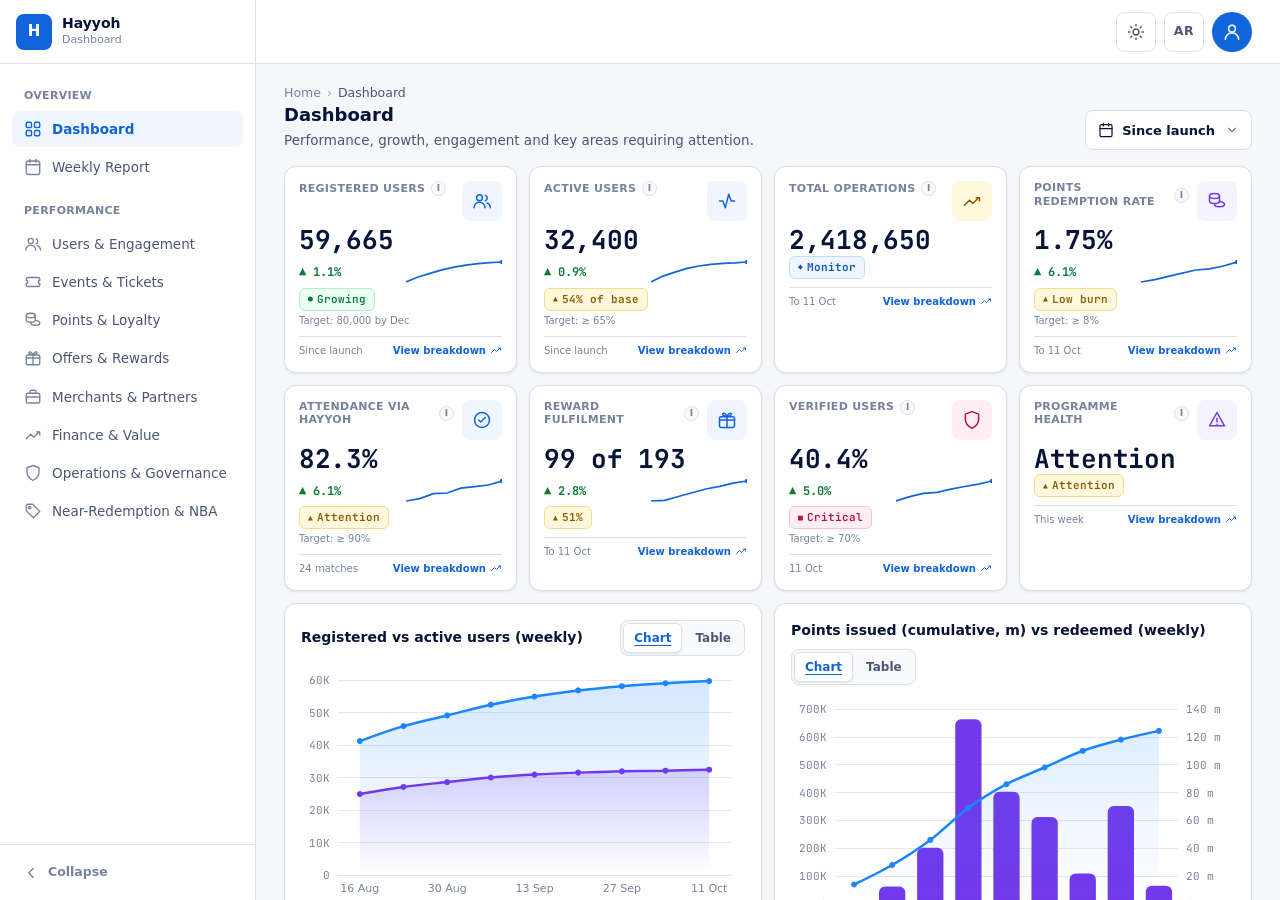
<file: index.html>
<!DOCTYPE html>
<html lang="en" dir="ltr">
  <head>
    <meta charset="utf-8">
    <meta name="viewport" content="width=device-width, initial-scale=1">
    <meta name="color-scheme" content="dark light">
    <title>Hayyoh Dashboard</title>
    <link rel="preconnect" href="https://fonts.googleapis.com">
    <link rel="preconnect" href="https://fonts.gstatic.com" crossorigin>
    <link rel="stylesheet" href="https://fonts.googleapis.com/css2?family=JetBrains+Mono:wght@400;500;700&display=swap">
    <link rel="stylesheet" href="assets/css/app.css">
    <link rel="stylesheet" href="assets/css/components.css">
    <link rel="stylesheet" href="assets/css/responsive.css">
    <script src="assets/js/preferences.js"></script>
  </head>
  <body>
    <div class="app-shell">
      <div class="sidebar-overlay" id="sidebar-overlay"></div>
      <aside class="sidebar" id="sidebar">
        <div class="sidebar-brand"><span class="brand-mark" aria-hidden="true">H</span>
          <div class="brand-text"><span class="brand-name">Hayyoh</span><span class="brand-caption"><span data-en="Dashboard" data-ar="لوحة المعلومات">Dashboard</span></span>
          </div>
          <button type="button" class="icon-button sidebar-close" id="sidebar-close" aria-label="Close navigation" data-i18n-label="closeNavigation">✕</button>
        </div>
        <nav class="sidebar-nav" aria-label="Main navigation" data-i18n-label="mainNavigation">
          <p class="nav-section"><span data-en="Overview" data-ar="نظرة عامة">Overview</span></p>
          <ul class="nav-list">
            <li><a class="nav-link is-active" href="index.html" aria-current="page"><svg aria-hidden="true" focusable="false" width="18" height="18" viewBox="0 0 24 24" fill="none" stroke="currentColor" stroke-width="1.8" stroke-linecap="round" stroke-linejoin="round"><rect x="3" y="3" width="7" height="7" rx="1.5"/><rect x="14" y="3" width="7" height="7" rx="1.5"/><rect x="3" y="14" width="7" height="7" rx="1.5"/><rect x="14" y="14" width="7" height="7" rx="1.5"/></svg><span class="nav-label"><span data-en="Dashboard" data-ar="لوحة المعلومات">Dashboard</span></span></a></li>
            <li><a class="nav-link" href="weekly-report.html"><svg aria-hidden="true" focusable="false" width="18" height="18" viewBox="0 0 24 24" fill="none" stroke="currentColor" stroke-width="1.8" stroke-linecap="round" stroke-linejoin="round"><rect x="3" y="4" width="18" height="18" rx="3"/><path d="M3 9h18M8 2v4M16 2v4"/></svg><span class="nav-label"><span data-en="Weekly Report" data-ar="التقرير الأسبوعي">Weekly Report</span></span></a></li>
          </ul>
          <p class="nav-section"><span data-en="Performance" data-ar="الأداء">Performance</span></p>
          <ul class="nav-list">
            <li><a class="nav-link" href="users-engagement.html"><svg aria-hidden="true" focusable="false" width="18" height="18" viewBox="0 0 24 24" fill="none" stroke="currentColor" stroke-width="1.8" stroke-linecap="round" stroke-linejoin="round"><circle cx="9" cy="8" r="3.5"/><path d="M2.5 20a6.5 6.5 0 0 1 13 0"/><path d="M16 5.2a3.5 3.5 0 0 1 0 6.6M22 20a6 6 0 0 0-4-5.6"/></svg><span class="nav-label"><span data-en="Users &amp; Engagement" data-ar="المستخدمون والتفاعل">Users &amp; Engagement</span></span></a></li>
            <li><a class="nav-link" href="events-tickets.html"><svg aria-hidden="true" focusable="false" width="18" height="18" viewBox="0 0 24 24" fill="none" stroke="currentColor" stroke-width="1.8" stroke-linecap="round" stroke-linejoin="round"><path d="M3 8a2 2 0 0 1 2-2h14a2 2 0 0 1 2 2v2a2 2 0 0 0 0 4v2a2 2 0 0 1-2 2H5a2 2 0 0 1-2-2v-2a2 2 0 0 0 0-4z"/></svg><span class="nav-label"><span data-en="Events &amp; Tickets" data-ar="الفعاليات والتذاكر">Events &amp; Tickets</span></span></a></li>
            <li><a class="nav-link" href="points-loyalty.html"><svg aria-hidden="true" focusable="false" width="18" height="18" viewBox="0 0 24 24" fill="none" stroke="currentColor" stroke-width="1.8" stroke-linecap="round" stroke-linejoin="round"><ellipse cx="9" cy="6" rx="6" ry="3"/><path d="M3 6v6c0 1.7 2.7 3 6 3s6-1.3 6-3V6"/><path d="M15 12.5c2.8.3 6 1.4 6 3.5 0 1.7-2.7 3-6 3s-6-1.3-6-3"/></svg><span class="nav-label"><span data-en="Points &amp; Loyalty" data-ar="النقاط والولاء">Points &amp; Loyalty</span></span></a></li>
            <li><a class="nav-link" href="offers-rewards.html"><svg aria-hidden="true" focusable="false" width="18" height="18" viewBox="0 0 24 24" fill="none" stroke="currentColor" stroke-width="1.8" stroke-linecap="round" stroke-linejoin="round"><rect x="3" y="8" width="18" height="13" rx="2"/><path d="M3 12h18M12 8v13M12 8S10 3 7.5 4 9 8 12 8m0 0s2-5 4.5-4S15 8 12 8"/></svg><span class="nav-label"><span data-en="Offers &amp; Rewards" data-ar="العروض والمكافآت">Offers &amp; Rewards</span></span></a></li>
            <li><a class="nav-link" href="merchants-partners.html"><svg aria-hidden="true" focusable="false" width="18" height="18" viewBox="0 0 24 24" fill="none" stroke="currentColor" stroke-width="1.8" stroke-linecap="round" stroke-linejoin="round"><rect x="3" y="7" width="18" height="13" rx="2"/><path d="M8 7V5a2 2 0 0 1 2-2h4a2 2 0 0 1 2 2v2M3 12h18"/></svg><span class="nav-label"><span data-en="Merchants &amp; Partners" data-ar="التجار والشركاء">Merchants &amp; Partners</span></span></a></li>
            <li><a class="nav-link" href="finance-value.html"><svg aria-hidden="true" focusable="false" width="18" height="18" viewBox="0 0 24 24" fill="none" stroke="currentColor" stroke-width="1.8" stroke-linecap="round" stroke-linejoin="round"><path d="M3 17l6-6 4 4 7-7"/><path d="M17 8h4v4"/></svg><span class="nav-label"><span data-en="Finance &amp; Value" data-ar="المالية والقيمة">Finance &amp; Value</span></span></a></li>
            <li><a class="nav-link" href="operations-governance.html"><svg aria-hidden="true" focusable="false" width="18" height="18" viewBox="0 0 24 24" fill="none" stroke="currentColor" stroke-width="1.8" stroke-linecap="round" stroke-linejoin="round"><path d="M12 2l8 3v6c0 5-3.5 8.5-8 11-4.5-2.5-8-6-8-11V5z"/></svg><span class="nav-label"><span data-en="Operations &amp; Governance" data-ar="التشغيل والحوكمة">Operations &amp; Governance</span></span></a></li>
            <li><a class="nav-link" href="near-redemption.html"><svg aria-hidden="true" focusable="false" width="18" height="18" viewBox="0 0 24 24" fill="none" stroke="currentColor" stroke-width="1.8" stroke-linecap="round" stroke-linejoin="round"><path d="M3 11.5V5a2 2 0 0 1 2-2h6.5L21 12.5 12.5 21z"/><circle cx="7.5" cy="7.5" r="1.5"/></svg><span class="nav-label"><span data-en="Near-Redemption &amp; NBA" data-ar="القرب من العروض">Near-Redemption &amp; NBA</span></span></a></li>
          </ul>
        </nav>
        <div class="sidebar-footer">
          <button type="button" class="sidebar-collapse" id="sidebar-collapse" aria-pressed="false" aria-label="Collapse sidebar"><svg aria-hidden="true" focusable="false" width="18" height="18" viewBox="0 0 24 24" fill="none" stroke="currentColor" stroke-width="1.8" stroke-linecap="round" stroke-linejoin="round"><path d="M15 6l-6 6 6 6"/></svg><span class="nav-label"><span data-en="Collapse" data-ar="طي القائمة">Collapse</span></span></button>
        </div>
      </aside>
      <div class="app-main">
        <header class="app-header">
          <button type="button" class="icon-button menu-toggle" id="menu-toggle" aria-controls="sidebar" aria-expanded="false" aria-label="Open navigation" data-i18n-label="openNavigation"><svg aria-hidden="true" focusable="false" width="20" height="20" viewBox="0 0 24 24" fill="none" stroke="currentColor" stroke-width="2" stroke-linecap="round"><path d="M4 6h16M4 12h16M4 18h16"/></svg></button>
          <div class="header-brand"><span class="brand-mark brand-mark-small" aria-hidden="true">H</span><span class="brand-name">Hayyoh</span>
          </div>
          <div class="header-actions">
            <button type="button" class="icon-button" id="theme-toggle" aria-label="Switch to light mode"><svg class="icon-sun" aria-hidden="true" focusable="false" width="18" height="18" viewBox="0 0 24 24" fill="none" stroke="currentColor" stroke-width="1.8" stroke-linecap="round" stroke-linejoin="round"><circle cx="12" cy="12" r="4"/><path d="M12 2v2M12 20v2M4.9 4.9l1.4 1.4M17.7 17.7l1.4 1.4M2 12h2M20 12h2M4.9 19.1l1.4-1.4M17.7 6.3l1.4-1.4"/></svg><svg class="icon-moon" aria-hidden="true" focusable="false" width="18" height="18" viewBox="0 0 24 24" fill="none" stroke="currentColor" stroke-width="1.8" stroke-linecap="round" stroke-linejoin="round" hidden><path d="M21 12.8A9 9 0 1 1 11.2 3a7 7 0 0 0 9.8 9.8z"/></svg></button><span class="visually-hidden" id="theme-status" aria-live="polite"></span>
            <button type="button" class="icon-button language-toggle" id="language-toggle" lang="en" aria-label="Switch to Arabic">AR</button><span class="avatar" aria-hidden="true"><svg aria-hidden="true" focusable="false" width="20" height="20" viewBox="0 0 24 24" fill="none" stroke="currentColor" stroke-width="1.8" stroke-linecap="round" stroke-linejoin="round"><circle cx="12" cy="8" r="4"/><path d="M4 21a8 8 0 0 1 16 0"/></svg></span>
          </div>
        </header>
        <div class="page-toolbar">
          <div class="page-heading">
            <nav aria-label="Breadcrumb" data-i18n-label="breadcrumb">
              <ol class="breadcrumb">
                <li><a href="index.html"><span data-en="Home" data-ar="الرئيسية">Home</span></a></li>
                <li aria-current="page"><span data-en="Dashboard" data-ar="لوحة المعلومات">Dashboard</span></li>
              </ol>
            </nav>
            <h1 class="page-title"><span data-en="Dashboard" data-ar="لوحة المعلومات">Dashboard</span></h1>
            <p class="page-description"><span data-en="Performance, growth, engagement and key areas requiring attention." data-ar="الأداء والنمو والتفاعل وأبرز المجالات التي تتطلب المتابعة.">Performance, growth, engagement and key areas requiring attention.</span></p>
          </div>
          <div class="period-picker" id="period-picker">
            <button type="button" class="period-trigger" id="period-trigger" aria-haspopup="dialog" aria-expanded="false" aria-controls="period-menu" aria-label="Select reporting period" data-i18n-label="selectPeriod"><svg aria-hidden="true" focusable="false" width="16" height="16" viewBox="0 0 24 24" fill="none" stroke="currentColor" stroke-width="1.8" stroke-linecap="round" stroke-linejoin="round"><rect x="3" y="4" width="18" height="18" rx="2"/><path d="M16 2v4M8 2v4M3 10h18"/></svg><span class="period-label" id="period-label">Since launch</span><svg class="period-chevron" aria-hidden="true" focusable="false" width="14" height="14" viewBox="0 0 24 24" fill="none" stroke="currentColor" stroke-width="2" stroke-linecap="round" stroke-linejoin="round"><path d="M6 9l6 6 6-6"/></svg></button>
            <div class="period-menu" id="period-menu" role="dialog" aria-labelledby="period-heading" hidden>
              <p class="period-heading" id="period-heading"><span data-en="Period" data-ar="الفترة">Period</span></p>
              <div class="period-options" role="radiogroup" aria-labelledby="period-heading">
                <button type="button" role="radio" class="period-option" data-period="all" aria-checked="true"><span class="period-check" aria-hidden="true">✓</span><span data-en="Since launch" data-ar="منذ الإطلاق">Since launch</span></button>
                <button type="button" role="radio" class="period-option" data-period="w" aria-checked="false"><span class="period-check" aria-hidden="true">✓</span><span data-en="This week" data-ar="هذا الأسبوع">This week</span></button>
                <button type="button" role="radio" class="period-option" data-period="4w" aria-checked="false"><span class="period-check" aria-hidden="true">✓</span><span data-en="Last 4 weeks" data-ar="آخر 4 أسابيع">Last 4 weeks</span></button>
                <button type="button" role="radio" class="period-option" data-period="m" aria-checked="false"><span class="period-check" aria-hidden="true">✓</span><span data-en="Last month" data-ar="الشهر الماضي">Last month</span></button>
                <button type="button" role="radio" class="period-option" data-period="3m" aria-checked="false"><span class="period-check" aria-hidden="true">✓</span><span data-en="Last 3 months" data-ar="آخر 3 أشهر">Last 3 months</span></button>
                <button type="button" role="radio" class="period-option" data-period="custom" aria-checked="false"><span class="period-check" aria-hidden="true">✓</span><span data-en="Custom range" data-ar="فترة مخصصة">Custom range</span></button>
              </div>
              <div class="period-custom" id="period-custom" hidden>
                <label class="period-field"><span data-en="From" data-ar="من">From</span><input type="date" id="period-from" value="2026-08-16" min="2026-08-16" max="2026-10-11"></label>
                <label class="period-field"><span data-en="To" data-ar="إلى">To</span><input type="date" id="period-to" value="2026-10-11" min="2026-08-16" max="2026-10-11"></label>
                <p class="period-error" id="period-error" role="alert" hidden></p>
                <p class="period-hint"><span data-en="Available data: 16 Aug to 11 Oct 2026." data-ar="البيانات المتاحة: 16 أغسطس إلى 11 أكتوبر 2026.">Available data: 16 Aug to 11 Oct 2026.</span></p>
                <div class="period-actions">
                  <button type="button" class="button button-light" id="period-cancel"><span data-en="Cancel" data-ar="إلغاء">Cancel</span></button>
                  <button type="button" class="button button-primary" id="period-apply"><span data-en="Apply" data-ar="تطبيق">Apply</span></button>
                </div>
              </div>
            </div>
          </div>
        </div>
        <main class="app-content" id="main-content">
          <div class="dashboard-grid dashboard-grid-4">
            <article class="kpi" data-detail="registered-users" data-series="[41200, 45800, 49100, 52400, 54900, 56800, 58100, 59000, 59665]" data-aggregate="last" data-format="integer" role="button" tabindex="0" aria-label="Registered users details">
              <div class="kpi-head"><span class="kpi-title"><span data-en="Registered users" data-ar="المستخدمون المسجّلون">Registered users</span><span class="kpi-hint" aria-hidden="true">i<span class="kpi-hint-text">Total account holders registered on Hayyoh since launch.</span></span></span><span class="kpi-icon kpi-icon-blue"><svg aria-hidden="true" focusable="false" width="20" height="20" viewBox="0 0 24 24" fill="none" stroke="currentColor" stroke-width="1.8" stroke-linecap="round" stroke-linejoin="round"><circle cx="9" cy="8" r="3.5"/><path d="M2.5 20a6.5 6.5 0 0 1 13 0"/><path d="M16 5.2a3.5 3.5 0 0 1 0 6.6M22 20a6 6 0 0 0-4-5.6"/></svg></span>
              </div>
              <p class="kpi-value">59,665</p>
              <div class="kpi-trend"><span class="delta is-positive">▲ 1.1%</span>
                <svg class="spark" width="96" height="26" viewBox="0 0 96 26" aria-hidden="true" focusable="false"><polyline points="0.0,23.0 12.0,18.0 24.0,14.4 36.0,10.9 48.0,8.2 60.0,6.1 72.0,4.7 84.0,3.7 96.0,3.0" fill="none" stroke="currentColor" stroke-width="1.7"/><circle cx="96.0" cy="3.0" r="2.2" fill="currentColor"/></svg>
              </div>
              <div class="kpi-status"><span class="status status-green"><span class="status-mark" aria-hidden="true">●</span><span data-en="Growing" data-ar="ينمو">Growing</span></span>
              </div>
              <p class="kpi-target"><span data-en="Target:" data-ar="المستهدف:">Target:</span> 80,000 by Dec</p>
              <div class="kpi-footer"><span class="kpi-period">To 11 Oct</span><span class="kpi-link"><span data-en="View breakdown" data-ar="عرض التفاصيل">View breakdown</span> <svg aria-hidden="true" focusable="false" width="12" height="12" viewBox="0 0 24 24" fill="none" stroke="currentColor" stroke-width="1.8" stroke-linecap="round" stroke-linejoin="round"><path d="M3 17l6-6 4 4 7-7"/><path d="M17 8h4v4"/></svg></span>
              </div>
            </article>
            <article class="kpi" data-detail="active-users" data-series="[24900, 27100, 28600, 30000, 30900, 31500, 31900, 32100, 32400]" data-aggregate="last" data-format="integer" role="button" tabindex="0" aria-label="Active users details">
              <div class="kpi-head"><span class="kpi-title"><span data-en="Active users" data-ar="المستخدمون النشطون">Active users</span><span class="kpi-hint" aria-hidden="true">i<span class="kpi-hint-text">Users with a qualifying action (check-in, earn, redeem) in 30 days.</span></span></span><span class="kpi-icon kpi-icon-teal"><svg aria-hidden="true" focusable="false" width="20" height="20" viewBox="0 0 24 24" fill="none" stroke="currentColor" stroke-width="1.8" stroke-linecap="round" stroke-linejoin="round"><path d="M3 12h4l3 8 4-16 3 8h4"/></svg></span>
              </div>
              <p class="kpi-value">32,400</p>
              <div class="kpi-trend"><span class="delta is-positive">▲ 0.9%</span>
                <svg class="spark" width="96" height="26" viewBox="0 0 96 26" aria-hidden="true" focusable="false"><polyline points="0.0,23.0 12.0,17.1 24.0,13.1 36.0,9.4 48.0,7.0 60.0,5.4 72.0,4.3 84.0,3.8 96.0,3.0" fill="none" stroke="currentColor" stroke-width="1.7"/><circle cx="96.0" cy="3.0" r="2.2" fill="currentColor"/></svg>
              </div>
              <div class="kpi-status"><span class="status status-amber"><span class="status-mark" aria-hidden="true">▲</span>54% of base</span>
              </div>
              <p class="kpi-target"><span data-en="Target:" data-ar="المستهدف:">Target:</span> ≥ 65%</p>
              <div class="kpi-footer"><span class="kpi-period">30 days</span><span class="kpi-link"><span data-en="View breakdown" data-ar="عرض التفاصيل">View breakdown</span> <svg aria-hidden="true" focusable="false" width="12" height="12" viewBox="0 0 24 24" fill="none" stroke="currentColor" stroke-width="1.8" stroke-linecap="round" stroke-linejoin="round"><path d="M3 17l6-6 4 4 7-7"/><path d="M17 8h4v4"/></svg></span>
              </div>
            </article>
            <article class="kpi" data-detail="total-operations" role="button" tabindex="0" aria-label="Total operations details">
              <div class="kpi-head"><span class="kpi-title"><span data-en="Total operations" data-ar="إجمالي العمليات">Total operations</span><span class="kpi-hint" aria-hidden="true">i<span class="kpi-hint-text">Sum of check-ins, points-earn and redemption events (platform activity, not payments).</span></span></span><span class="kpi-icon kpi-icon-amber"><svg aria-hidden="true" focusable="false" width="20" height="20" viewBox="0 0 24 24" fill="none" stroke="currentColor" stroke-width="1.8" stroke-linecap="round" stroke-linejoin="round"><path d="M3 17l6-6 4 4 7-7"/><path d="M17 8h4v4"/></svg></span>
              </div>
              <p class="kpi-value">2,418,650</p>
              <div class="kpi-status"><span class="status status-info"><span class="status-mark" aria-hidden="true">◆</span><span data-en="Monitor" data-ar="مراقبة">Monitor</span></span>
              </div>
              <div class="kpi-footer"><span class="kpi-period">To 11 Oct</span><span class="kpi-link"><span data-en="View breakdown" data-ar="عرض التفاصيل">View breakdown</span> <svg aria-hidden="true" focusable="false" width="12" height="12" viewBox="0 0 24 24" fill="none" stroke="currentColor" stroke-width="1.8" stroke-linecap="round" stroke-linejoin="round"><path d="M3 17l6-6 4 4 7-7"/><path d="M17 8h4v4"/></svg></span>
              </div>
            </article>
            <article class="kpi" data-detail="points-redemption-rate" role="button" tabindex="0" aria-label="Points redemption rate details">
              <div class="kpi-head"><span class="kpi-title"><span data-en="Points redemption rate" data-ar="معدل استبدال النقاط">Points redemption rate</span><span class="kpi-hint" aria-hidden="true">i<span class="kpi-hint-text">Points redeemed as a share of points issued.</span></span></span><span class="kpi-icon kpi-icon-purple"><svg aria-hidden="true" focusable="false" width="20" height="20" viewBox="0 0 24 24" fill="none" stroke="currentColor" stroke-width="1.8" stroke-linecap="round" stroke-linejoin="round"><ellipse cx="9" cy="6" rx="6" ry="3"/><path d="M3 6v6c0 1.7 2.7 3 6 3s6-1.3 6-3V6"/><path d="M15 12.5c2.8.3 6 1.4 6 3.5 0 1.7-2.7 3-6 3s-6-1.3-6-3"/></svg></span>
              </div>
              <p class="kpi-value">1.75%</p>
              <div class="kpi-trend"><span class="delta is-positive">▲ 6.1%</span>
                <svg class="spark" width="96" height="26" viewBox="0 0 96 26" aria-hidden="true" focusable="false"><polyline points="0.0,23.0 13.7,20.6 27.4,17.4 41.1,14.2 54.9,11.0 68.6,9.8 82.3,7.0 96.0,3.0" fill="none" stroke="currentColor" stroke-width="1.7"/><circle cx="96.0" cy="3.0" r="2.2" fill="currentColor"/></svg>
              </div>
              <div class="kpi-status"><span class="status status-amber"><span class="status-mark" aria-hidden="true">▲</span><span data-en="Low burn" data-ar="استبدال منخفض">Low burn</span></span>
              </div>
              <p class="kpi-target"><span data-en="Target:" data-ar="المستهدف:">Target:</span> ≥ 8%</p>
              <div class="kpi-footer"><span class="kpi-period">To 11 Oct</span><span class="kpi-link"><span data-en="View breakdown" data-ar="عرض التفاصيل">View breakdown</span> <svg aria-hidden="true" focusable="false" width="12" height="12" viewBox="0 0 24 24" fill="none" stroke="currentColor" stroke-width="1.8" stroke-linecap="round" stroke-linejoin="round"><path d="M3 17l6-6 4 4 7-7"/><path d="M17 8h4v4"/></svg></span>
              </div>
            </article>
          </div>
          <div class="dashboard-grid dashboard-grid-4">
            <article class="kpi" data-detail="attendance-via-hayyoh" role="button" tabindex="0" aria-label="Attendance via Hayyoh details">
              <div class="kpi-head"><span class="kpi-title"><span data-en="Attendance via Hayyoh" data-ar="الحضور عبر حيّوه">Attendance via Hayyoh</span><span class="kpi-hint" aria-hidden="true">i<span class="kpi-hint-text">Stadium attendance checked in through Hayyoh (160,229 of 194,795).</span></span></span><span class="kpi-icon kpi-icon-teal"><svg aria-hidden="true" focusable="false" width="20" height="20" viewBox="0 0 24 24" fill="none" stroke="currentColor" stroke-width="1.8" stroke-linecap="round" stroke-linejoin="round"><circle cx="12" cy="12" r="9"/><path d="M8 12l2.5 2.5L16 9"/></svg></span>
              </div>
              <p class="kpi-value">82.3%</p>
              <div class="kpi-trend"><span class="delta is-positive">▲ 6.1%</span>
                <svg class="spark" width="96" height="26" viewBox="0 0 96 26" aria-hidden="true" focusable="false"><polyline points="0.0,23.0 13.7,20.6 27.4,15.7 41.1,15.0 54.9,10.1 68.6,8.7 82.3,7.0 96.0,3.0" fill="none" stroke="currentColor" stroke-width="1.7"/><circle cx="96.0" cy="3.0" r="2.2" fill="currentColor"/></svg>
              </div>
              <div class="kpi-status"><span class="status status-amber"><span class="status-mark" aria-hidden="true">▲</span><span data-en="Attention" data-ar="يحتاج انتباه">Attention</span></span>
              </div>
              <p class="kpi-target"><span data-en="Target:" data-ar="المستهدف:">Target:</span> ≥ 90%</p>
              <div class="kpi-footer"><span class="kpi-period">24 matches</span><span class="kpi-link"><span data-en="View breakdown" data-ar="عرض التفاصيل">View breakdown</span> <svg aria-hidden="true" focusable="false" width="12" height="12" viewBox="0 0 24 24" fill="none" stroke="currentColor" stroke-width="1.8" stroke-linecap="round" stroke-linejoin="round"><path d="M3 17l6-6 4 4 7-7"/><path d="M17 8h4v4"/></svg></span>
              </div>
            </article>
            <article class="kpi" data-detail="reward-fulfilment" role="button" tabindex="0" aria-label="Reward fulfilment details">
              <div class="kpi-head"><span class="kpi-title"><span data-en="Reward fulfilment" data-ar="تنفيذ المكافآت">Reward fulfilment</span><span class="kpi-hint" aria-hidden="true">i<span class="kpi-hint-text">Redeemed rewards confirmed used or delivered.</span></span></span><span class="kpi-icon kpi-icon-teal"><svg aria-hidden="true" focusable="false" width="20" height="20" viewBox="0 0 24 24" fill="none" stroke="currentColor" stroke-width="1.8" stroke-linecap="round" stroke-linejoin="round"><rect x="3" y="8" width="18" height="13" rx="2"/><path d="M3 12h18M12 8v13M12 8S10 3 7.5 4 9 8 12 8m0 0s2-5 4.5-4S15 8 12 8"/></svg></span>
              </div>
              <p class="kpi-value">99 of 193</p>
              <div class="kpi-trend"><span class="delta is-positive">▲ 2.8%</span>
                <svg class="spark" width="96" height="26" viewBox="0 0 96 26" aria-hidden="true" focusable="false"><polyline points="0.0,23.0 13.7,22.3 27.4,18.5 41.1,14.8 54.9,11.0 68.6,8.4 82.3,5.1 96.0,3.0" fill="none" stroke="currentColor" stroke-width="1.7"/><circle cx="96.0" cy="3.0" r="2.2" fill="currentColor"/></svg>
              </div>
              <div class="kpi-status"><span class="status status-amber"><span class="status-mark" aria-hidden="true">▲</span>51%</span>
              </div>
              <div class="kpi-footer"><span class="kpi-period">To 11 Oct</span><span class="kpi-link"><span data-en="View breakdown" data-ar="عرض التفاصيل">View breakdown</span> <svg aria-hidden="true" focusable="false" width="12" height="12" viewBox="0 0 24 24" fill="none" stroke="currentColor" stroke-width="1.8" stroke-linecap="round" stroke-linejoin="round"><path d="M3 17l6-6 4 4 7-7"/><path d="M17 8h4v4"/></svg></span>
              </div>
            </article>
            <article class="kpi" data-detail="verified-users" role="button" tabindex="0" aria-label="Verified users details">
              <div class="kpi-head"><span class="kpi-title"><span data-en="Verified users" data-ar="المستخدمون الموثّقون">Verified users</span><span class="kpi-hint" aria-hidden="true">i<span class="kpi-hint-text">Share of registered users verified.</span></span></span><span class="kpi-icon kpi-icon-red"><svg aria-hidden="true" focusable="false" width="20" height="20" viewBox="0 0 24 24" fill="none" stroke="currentColor" stroke-width="1.8" stroke-linecap="round" stroke-linejoin="round"><path d="M12 2l8 3v6c0 5-3.5 8.5-8 11-4.5-2.5-8-6-8-11V5z"/></svg></span>
              </div>
              <p class="kpi-value">40.4%</p>
              <div class="kpi-trend"><span class="delta is-positive">▲ 5.0%</span>
                <svg class="spark" width="96" height="26" viewBox="0 0 96 26" aria-hidden="true" focusable="false"><polyline points="0.0,23.0 13.7,18.6 27.4,15.3 41.1,14.3 54.9,11.2 68.6,8.5 82.3,6.2 96.0,3.0" fill="none" stroke="currentColor" stroke-width="1.7"/><circle cx="96.0" cy="3.0" r="2.2" fill="currentColor"/></svg>
              </div>
              <div class="kpi-status"><span class="status status-red"><span class="status-mark" aria-hidden="true">■</span><span data-en="Critical" data-ar="حرج">Critical</span></span>
              </div>
              <p class="kpi-target"><span data-en="Target:" data-ar="المستهدف:">Target:</span> ≥ 70%</p>
              <div class="kpi-footer"><span class="kpi-period">11 Oct</span><span class="kpi-link"><span data-en="View breakdown" data-ar="عرض التفاصيل">View breakdown</span> <svg aria-hidden="true" focusable="false" width="12" height="12" viewBox="0 0 24 24" fill="none" stroke="currentColor" stroke-width="1.8" stroke-linecap="round" stroke-linejoin="round"><path d="M3 17l6-6 4 4 7-7"/><path d="M17 8h4v4"/></svg></span>
              </div>
            </article>
            <article class="kpi" data-detail="programme-health" role="button" tabindex="0" aria-label="Programme health details">
              <div class="kpi-head"><span class="kpi-title"><span data-en="Programme health" data-ar="صحة البرنامج">Programme health</span><span class="kpi-hint" aria-hidden="true">i<span class="kpi-hint-text">Composite of adoption, engagement, service and assurance.</span></span></span><span class="kpi-icon kpi-icon-purple"><svg aria-hidden="true" focusable="false" width="20" height="20" viewBox="0 0 24 24" fill="none" stroke="currentColor" stroke-width="1.8" stroke-linecap="round" stroke-linejoin="round"><path d="M12 3l9 16H3z"/><path d="M12 10v4M12 17h.01"/></svg></span>
              </div>
              <p class="kpi-value">Attention</p>
              <div class="kpi-status"><span class="status status-amber"><span class="status-mark" aria-hidden="true">▲</span><span data-en="Attention" data-ar="يحتاج انتباه">Attention</span></span>
              </div>
              <div class="kpi-footer"><span class="kpi-period">This week</span><span class="kpi-link"><span data-en="View breakdown" data-ar="عرض التفاصيل">View breakdown</span> <svg aria-hidden="true" focusable="false" width="12" height="12" viewBox="0 0 24 24" fill="none" stroke="currentColor" stroke-width="1.8" stroke-linecap="round" stroke-linejoin="round"><path d="M3 17l6-6 4 4 7-7"/><path d="M17 8h4v4"/></svg></span>
              </div>
            </article>
          </div>
          <div class="dashboard-grid dashboard-grid-2">
            <section class="card chart-card">
              <div class="card-header">
                <h2 class="card-title"><span data-en="Registered vs active users (weekly)" data-ar="المسجّلون مقابل النشطين (أسبوعياً)">Registered vs active users (weekly)</span></h2>
                <div class="view-switch" role="group" aria-label="Chart or table view" data-i18n-label="viewSwitch">
                  <button type="button" data-view="chart" data-view-for="ovReg" aria-pressed="true"><span data-en="Chart" data-ar="الرسم البياني">Chart</span></button>
                  <button type="button" data-view="table" data-view-for="ovReg" aria-pressed="false"><span data-en="Table" data-ar="الجدول">Table</span></button>
                </div>
              </div>
              <div id="ovReg" class="chart" role="img" aria-label="Registered vs active users (weekly)"></div>
              <div id="ovReg-table" hidden>
                <div class="table-wrap">
                  <table class="data-table">
                    <caption class="visually-hidden">Registered vs active users (weekly)</caption>
                    <thead>
                      <tr>
                        <th scope="col">Week</th>
                        <th scope="col">Registered</th>
                        <th scope="col">Active</th>
                      </tr>
                    </thead>
                    <tbody>
                      <tr>
                        <td>Week 1</td>
                        <td>41,200</td>
                        <td>24,900</td>
                      </tr>
                      <tr>
                        <td>Week 2</td>
                        <td>45,800</td>
                        <td>27,100</td>
                      </tr>
                      <tr>
                        <td>Week 3</td>
                        <td>49,100</td>
                        <td>28,600</td>
                      </tr>
                      <tr>
                        <td>Week 4</td>
                        <td>52,400</td>
                        <td>30,000</td>
                      </tr>
                      <tr>
                        <td>Week 5</td>
                        <td>54,900</td>
                        <td>30,900</td>
                      </tr>
                      <tr>
                        <td>Week 6</td>
                        <td>56,800</td>
                        <td>31,500</td>
                      </tr>
                      <tr>
                        <td>Week 7</td>
                        <td>58,100</td>
                        <td>31,900</td>
                      </tr>
                      <tr>
                        <td>Week 8</td>
                        <td>59,000</td>
                        <td>32,100</td>
                      </tr>
                      <tr>
                        <td>Week 9</td>
                        <td>59,665</td>
                        <td>32,400</td>
                      </tr>
                    </tbody>
                  </table>
                </div>
              </div>
            </section>
            <section class="card chart-card">
              <div class="card-header">
                <h2 class="card-title"><span data-en="Points issued (cumulative, m) vs redeemed (weekly)" data-ar="النقاط المُصدَرة (تراكمي) مقابل المستبدَلة (أسبوعياً)">Points issued (cumulative, m) vs redeemed (weekly)</span></h2>
                <div class="view-switch" role="group" aria-label="Chart or table view" data-i18n-label="viewSwitch">
                  <button type="button" data-view="chart" data-view-for="ovIssRed" aria-pressed="true"><span data-en="Chart" data-ar="الرسم البياني">Chart</span></button>
                  <button type="button" data-view="table" data-view-for="ovIssRed" aria-pressed="false"><span data-en="Table" data-ar="الجدول">Table</span></button>
                </div>
              </div>
              <div id="ovIssRed" class="chart" role="img" aria-label="Points issued (cumulative, m) vs redeemed (weekly)"></div>
              <div id="ovIssRed-table" hidden>
                <div class="table-wrap">
                  <table class="data-table">
                    <caption class="visually-hidden">Points issued (cumulative, m) vs redeemed (weekly)</caption>
                    <thead>
                      <tr>
                        <th scope="col">Week</th>
                        <th scope="col">Issued (m)</th>
                        <th scope="col">Redeemed</th>
                      </tr>
                    </thead>
                    <tbody>
                      <tr>
                        <td>Week 1</td>
                        <td>14</td>
                        <td>4,000</td>
                      </tr>
                      <tr>
                        <td>Week 2</td>
                        <td>28</td>
                        <td>63,000</td>
                      </tr>
                      <tr>
                        <td>Week 3</td>
                        <td>46</td>
                        <td>201,600</td>
                      </tr>
                      <tr>
                        <td>Week 4</td>
                        <td>69</td>
                        <td>663,200</td>
                      </tr>
                      <tr>
                        <td>Week 5</td>
                        <td>86</td>
                        <td>403,000</td>
                      </tr>
                      <tr>
                        <td>Week 6</td>
                        <td>98</td>
                        <td>312,400</td>
                      </tr>
                      <tr>
                        <td>Week 7</td>
                        <td>110</td>
                        <td>109,800</td>
                      </tr>
                      <tr>
                        <td>Week 8</td>
                        <td>118</td>
                        <td>352,200</td>
                      </tr>
                      <tr>
                        <td>Week 9</td>
                        <td>124.3</td>
                        <td>65,100</td>
                      </tr>
                    </tbody>
                  </table>
                </div>
              </div>
            </section>
          </div>
          <div class="dashboard-grid dashboard-grid-2">
            <section class="card chart-card">
              <div class="card-header">
                <h2 class="card-title"><span data-en="Stadium attendance by week" data-ar="حضور الملعب أسبوعياً">Stadium attendance by week</span></h2>
                <div class="view-switch" role="group" aria-label="Chart or table view" data-i18n-label="viewSwitch">
                  <button type="button" data-view="chart" data-view-for="ovAtt" aria-pressed="true"><span data-en="Chart" data-ar="الرسم البياني">Chart</span></button>
                  <button type="button" data-view="table" data-view-for="ovAtt" aria-pressed="false"><span data-en="Table" data-ar="الجدول">Table</span></button>
                </div>
              </div>
              <div id="ovAtt" class="chart" role="img" aria-label="Stadium attendance by week"></div>
              <div id="ovAtt-table" hidden>
                <div class="table-wrap">
                  <table class="data-table">
                    <caption class="visually-hidden">Stadium attendance by week</caption>
                    <thead>
                      <tr>
                        <th scope="col">Week</th>
                        <th scope="col">Attendance</th>
                      </tr>
                    </thead>
                    <tbody>
                      <tr>
                        <td>Week 1</td>
                        <td>52,100</td>
                      </tr>
                      <tr>
                        <td>Week 2</td>
                        <td>50,300</td>
                      </tr>
                      <tr>
                        <td>Week 3</td>
                        <td>49,800</td>
                      </tr>
                      <tr>
                        <td>Week 4</td>
                        <td>49,100</td>
                      </tr>
                      <tr>
                        <td>Week 5</td>
                        <td>48,600</td>
                      </tr>
                      <tr>
                        <td>Week 6</td>
                        <td>48,200</td>
                      </tr>
                      <tr>
                        <td>Week 7</td>
                        <td>47,900</td>
                      </tr>
                      <tr>
                        <td>Week 8</td>
                        <td>49,060</td>
                      </tr>
                      <tr>
                        <td>Week 9</td>
                        <td>47,854</td>
                      </tr>
                    </tbody>
                  </table>
                </div>
              </div>
            </section>
            <section class="card chart-card">
              <div class="card-header">
                <h2 class="card-title"><span data-en="Engagement funnel" data-ar="قمع التفاعل">Engagement funnel</span></h2>
                <div class="view-switch" role="group" aria-label="Chart or table view" data-i18n-label="viewSwitch">
                  <button type="button" data-view="chart" data-view-for="ovFun" aria-pressed="true"><span data-en="Chart" data-ar="الرسم البياني">Chart</span></button>
                  <button type="button" data-view="table" data-view-for="ovFun" aria-pressed="false"><span data-en="Table" data-ar="الجدول">Table</span></button>
                </div>
              </div>
              <div id="ovFun" class="chart" role="img" aria-label="Engagement funnel"></div>
              <div id="ovFun-table" hidden>
                <div class="table-wrap">
                  <table class="data-table">
                    <caption class="visually-hidden">Engagement funnel</caption>
                    <thead>
                      <tr>
                        <th scope="col">Stage</th>
                        <th scope="col">Users</th>
                        <th scope="col">% of registered</th>
                      </tr>
                    </thead>
                    <tbody>
                      <tr>
                        <td>Registered</td>
                        <td>59,665</td>
                        <td>100%</td>
                      </tr>
                      <tr>
                        <td>Verified</td>
                        <td>24,081</td>
                        <td>40.4%</td>
                      </tr>
                      <tr>
                        <td>Active (30d)</td>
                        <td>32,400</td>
                        <td>54.3%</td>
                      </tr>
                      <tr>
                        <td>Earning points</td>
                        <td>12,079</td>
                        <td>20.2%</td>
                      </tr>
                      <tr>
                        <td>Redeemed a reward</td>
                        <td>187</td>
                        <td>0.3%</td>
                      </tr>
                    </tbody>
                  </table>
                </div>
              </div>
            </section>
          </div>
          <div class="dashboard-grid dashboard-grid-2">
            <section class="card">
              <h2 class="card-title"><span data-en="Top 5 improved / declined" data-ar="أعلى 5 تحسناً/تراجعاً">Top 5 improved / declined</span></h2>
              <ul class='bul'>
                <li><span class="status status-green"><span class="status-mark" aria-hidden="true">●</span><span data-en="On track" data-ar="على المسار">On track</span></span> Instagram reach, attendance coverage, 1,000+ pts holders, verified count, redemptions/week improved.</li>
                <li><span class="status status-red"><span class="status-mark" aria-hidden="true">■</span><span data-en="Critical" data-ar="حرج">Critical</span></span> Attendance MoM, first-contact resolution, repeat-caller share, active-share, offer utilisation declined.</li>
              </ul>
            </section>
            <section class="card">
              <h2 class="card-title"><span data-en="Next steps" data-ar="الخطوات التالية">Next steps</span></h2>
              <ol class='bul num'>
                <li>Approve the verification drive.</li>
                <li>Approve a redemption campaign and liability ceiling.</li>
                <li>Approve Q4 reward budget and restock.</li>
                <li>Approve onboarding of two new partners.</li>
              </ol>
            </section>
          </div>
          <div class="dashboard-grid dashboard-grid-2 decision-grid">
            <section class="decision">
              <h2 class="decision-title"><svg aria-hidden="true" focusable="false" width="16" height="16" viewBox="0 0 24 24" fill="none" stroke="currentColor" stroke-width="1.8" stroke-linecap="round" stroke-linejoin="round"><path d="M3 12h4l3 8 4-16 3 8h4"/></svg> <span data-en="What this tells you" data-ar="ماذا يُظهر هذا">What this tells you</span></h2>
              <ul class="bullet-list">
                <li><span data-en="Is the programme growing, and does growth convert to active, verified users?" data-ar="هل البرنامج ينمو، وهل يتحوّل النمو إلى مستخدمين نشطين وموثّقين؟">Is the programme growing, and does growth convert to active, verified users?</span></li>
                <li><span data-en="Where is unredeemed value building up and how large is the liability?" data-ar="أين تتراكم القيمة غير المستبدَلة وما حجم الالتزام؟">Where is unredeemed value building up and how large is the liability?</span></li>
                <li><span data-en="Which issue needs intervention now?" data-ar="ما القضية التي تحتاج تدخّلاً الآن؟">Which issue needs intervention now?</span></li>
              </ul>
            </section>
            <section class="decision">
              <h2 class="decision-title"><svg aria-hidden="true" focusable="false" width="16" height="16" viewBox="0 0 24 24" fill="none" stroke="currentColor" stroke-width="1.8" stroke-linecap="round" stroke-linejoin="round"><circle cx="12" cy="12" r="9"/><path d="M8 12l2.5 2.5L16 9"/></svg> <span data-en="Recommended actions" data-ar="الإجراءات المقترحة">Recommended actions</span></h2>
              <ul class="bullet-list">
                <li><span data-en="Set targets for verification, activation and redemption." data-ar="تحديد مستهدفات التوثيق والتنشيط والاستبدال.">Set targets for verification, activation and redemption.</span></li>
                <li><span data-en="Approve campaigns and budget to close the biggest gap." data-ar="اعتماد الحملات والموازنة لسدّ أكبر فجوة.">Approve campaigns and budget to close the biggest gap.</span></li>
                <li><span data-en="Direct attention to the highest-impact exception." data-ar="توجيه الانتباه للاستثناء الأعلى أثراً.">Direct attention to the highest-impact exception.</span></li>
              </ul>
            </section>
          </div>
        </main>
        <footer class="app-footer"><span data-en="Hayyoh Dashboard" data-ar="لوحة معلومات حيّوه">Hayyoh Dashboard</span>
        </footer>
      </div>
    </div>
    <div class="drawer-overlay" id="drawer-overlay"></div>
    <aside class="drawer" id="kpi-drawer" role="dialog" aria-modal="true" aria-labelledby="kpi-drawer-title" aria-label="Details" data-i18n-label="details"></aside>
    <script src="assets/vendor/echarts/echarts.min.js"></script>
    <script src="assets/js/app.js"></script>
    <script src="assets/js/i18n.js"></script>
    <script src="assets/js/theme.js"></script>
    <script src="assets/js/charts.js"></script>
    <script src="assets/js/sidebar.js"></script>
    <script src="assets/js/period-picker.js"></script>
    <script src="assets/js/dashboard.js"></script>
    <script src="assets/js/data.js"></script>
    <script src="assets/js/pages/overview.js"></script>
  </body>
</html>
</file>
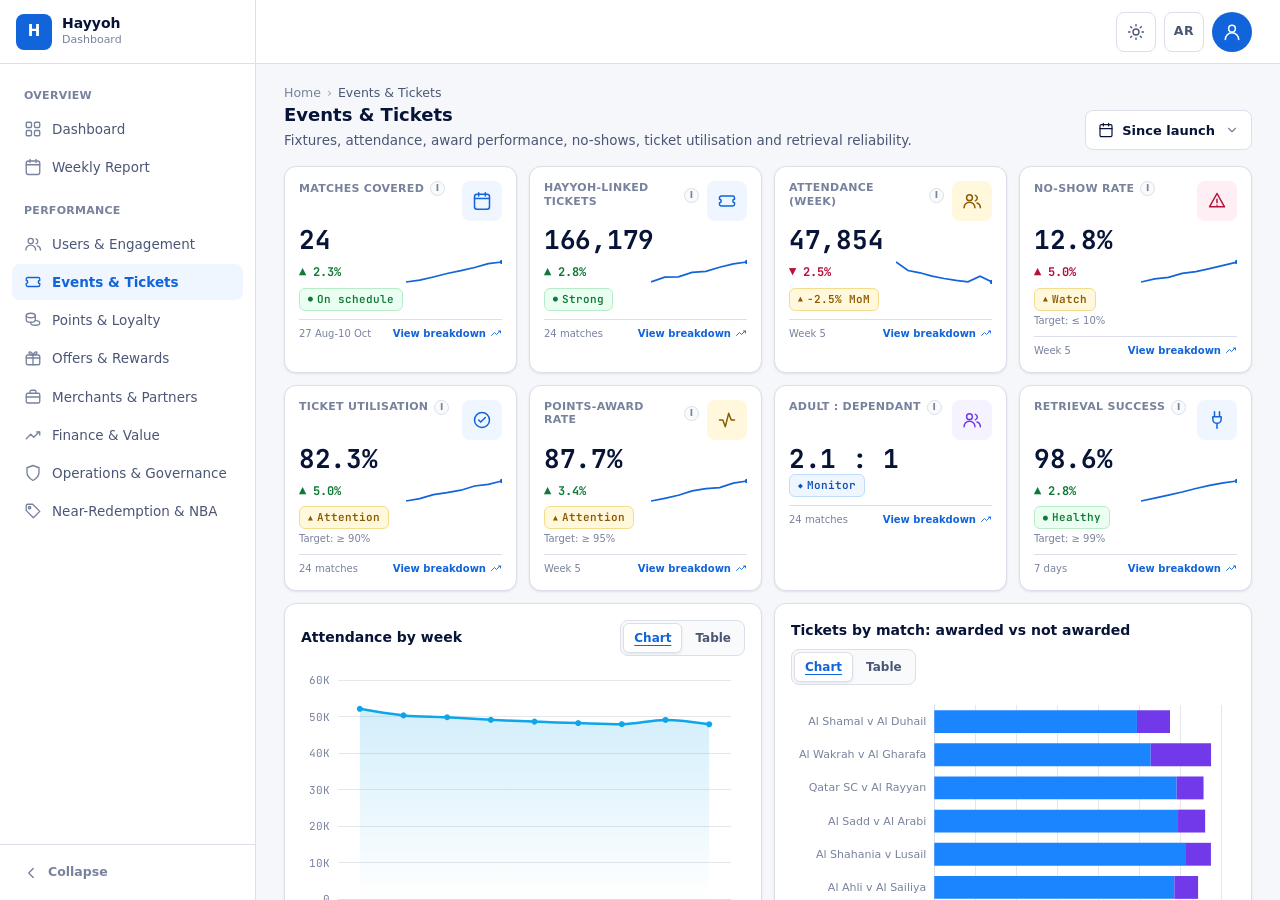
<file: events-tickets.html>
<!DOCTYPE html>
<html lang="en" dir="ltr">
  <head>
    <meta charset="utf-8">
    <meta name="viewport" content="width=device-width, initial-scale=1">
    <meta name="color-scheme" content="dark light">
    <title>Events &amp; Tickets — Hayyoh</title>
    <link rel="preconnect" href="https://fonts.googleapis.com">
    <link rel="preconnect" href="https://fonts.gstatic.com" crossorigin>
    <link rel="stylesheet" href="https://fonts.googleapis.com/css2?family=JetBrains+Mono:wght@400;500;700&display=swap">
    <link rel="stylesheet" href="assets/css/app.css">
    <link rel="stylesheet" href="assets/css/components.css">
    <link rel="stylesheet" href="assets/css/responsive.css">
    <script src="assets/js/preferences.js"></script>
  </head>
  <body>
    <div class="app-shell">
      <div class="sidebar-overlay" id="sidebar-overlay"></div>
      <aside class="sidebar" id="sidebar">
        <div class="sidebar-brand"><span class="brand-mark" aria-hidden="true">H</span>
          <div class="brand-text"><span class="brand-name">Hayyoh</span><span class="brand-caption"><span data-en="Dashboard" data-ar="لوحة المعلومات">Dashboard</span></span>
          </div>
          <button type="button" class="icon-button sidebar-close" id="sidebar-close" aria-label="Close navigation" data-i18n-label="closeNavigation">✕</button>
        </div>
        <nav class="sidebar-nav" aria-label="Main navigation" data-i18n-label="mainNavigation">
          <p class="nav-section"><span data-en="Overview" data-ar="نظرة عامة">Overview</span></p>
          <ul class="nav-list">
            <li><a class="nav-link" href="index.html"><svg aria-hidden="true" focusable="false" width="18" height="18" viewBox="0 0 24 24" fill="none" stroke="currentColor" stroke-width="1.8" stroke-linecap="round" stroke-linejoin="round"><rect x="3" y="3" width="7" height="7" rx="1.5"/><rect x="14" y="3" width="7" height="7" rx="1.5"/><rect x="3" y="14" width="7" height="7" rx="1.5"/><rect x="14" y="14" width="7" height="7" rx="1.5"/></svg><span class="nav-label"><span data-en="Dashboard" data-ar="لوحة المعلومات">Dashboard</span></span></a></li>
            <li><a class="nav-link" href="weekly-report.html"><svg aria-hidden="true" focusable="false" width="18" height="18" viewBox="0 0 24 24" fill="none" stroke="currentColor" stroke-width="1.8" stroke-linecap="round" stroke-linejoin="round"><rect x="3" y="4" width="18" height="18" rx="3"/><path d="M3 9h18M8 2v4M16 2v4"/></svg><span class="nav-label"><span data-en="Weekly Report" data-ar="التقرير الأسبوعي">Weekly Report</span></span></a></li>
          </ul>
          <p class="nav-section"><span data-en="Performance" data-ar="الأداء">Performance</span></p>
          <ul class="nav-list">
            <li><a class="nav-link" href="users-engagement.html"><svg aria-hidden="true" focusable="false" width="18" height="18" viewBox="0 0 24 24" fill="none" stroke="currentColor" stroke-width="1.8" stroke-linecap="round" stroke-linejoin="round"><circle cx="9" cy="8" r="3.5"/><path d="M2.5 20a6.5 6.5 0 0 1 13 0"/><path d="M16 5.2a3.5 3.5 0 0 1 0 6.6M22 20a6 6 0 0 0-4-5.6"/></svg><span class="nav-label"><span data-en="Users &amp; Engagement" data-ar="المستخدمون والتفاعل">Users &amp; Engagement</span></span></a></li>
            <li><a class="nav-link is-active" href="events-tickets.html" aria-current="page"><svg aria-hidden="true" focusable="false" width="18" height="18" viewBox="0 0 24 24" fill="none" stroke="currentColor" stroke-width="1.8" stroke-linecap="round" stroke-linejoin="round"><path d="M3 8a2 2 0 0 1 2-2h14a2 2 0 0 1 2 2v2a2 2 0 0 0 0 4v2a2 2 0 0 1-2 2H5a2 2 0 0 1-2-2v-2a2 2 0 0 0 0-4z"/></svg><span class="nav-label"><span data-en="Events &amp; Tickets" data-ar="الفعاليات والتذاكر">Events &amp; Tickets</span></span></a></li>
            <li><a class="nav-link" href="points-loyalty.html"><svg aria-hidden="true" focusable="false" width="18" height="18" viewBox="0 0 24 24" fill="none" stroke="currentColor" stroke-width="1.8" stroke-linecap="round" stroke-linejoin="round"><ellipse cx="9" cy="6" rx="6" ry="3"/><path d="M3 6v6c0 1.7 2.7 3 6 3s6-1.3 6-3V6"/><path d="M15 12.5c2.8.3 6 1.4 6 3.5 0 1.7-2.7 3-6 3s-6-1.3-6-3"/></svg><span class="nav-label"><span data-en="Points &amp; Loyalty" data-ar="النقاط والولاء">Points &amp; Loyalty</span></span></a></li>
            <li><a class="nav-link" href="offers-rewards.html"><svg aria-hidden="true" focusable="false" width="18" height="18" viewBox="0 0 24 24" fill="none" stroke="currentColor" stroke-width="1.8" stroke-linecap="round" stroke-linejoin="round"><rect x="3" y="8" width="18" height="13" rx="2"/><path d="M3 12h18M12 8v13M12 8S10 3 7.5 4 9 8 12 8m0 0s2-5 4.5-4S15 8 12 8"/></svg><span class="nav-label"><span data-en="Offers &amp; Rewards" data-ar="العروض والمكافآت">Offers &amp; Rewards</span></span></a></li>
            <li><a class="nav-link" href="merchants-partners.html"><svg aria-hidden="true" focusable="false" width="18" height="18" viewBox="0 0 24 24" fill="none" stroke="currentColor" stroke-width="1.8" stroke-linecap="round" stroke-linejoin="round"><rect x="3" y="7" width="18" height="13" rx="2"/><path d="M8 7V5a2 2 0 0 1 2-2h4a2 2 0 0 1 2 2v2M3 12h18"/></svg><span class="nav-label"><span data-en="Merchants &amp; Partners" data-ar="التجار والشركاء">Merchants &amp; Partners</span></span></a></li>
            <li><a class="nav-link" href="finance-value.html"><svg aria-hidden="true" focusable="false" width="18" height="18" viewBox="0 0 24 24" fill="none" stroke="currentColor" stroke-width="1.8" stroke-linecap="round" stroke-linejoin="round"><path d="M3 17l6-6 4 4 7-7"/><path d="M17 8h4v4"/></svg><span class="nav-label"><span data-en="Finance &amp; Value" data-ar="المالية والقيمة">Finance &amp; Value</span></span></a></li>
            <li><a class="nav-link" href="operations-governance.html"><svg aria-hidden="true" focusable="false" width="18" height="18" viewBox="0 0 24 24" fill="none" stroke="currentColor" stroke-width="1.8" stroke-linecap="round" stroke-linejoin="round"><path d="M12 2l8 3v6c0 5-3.5 8.5-8 11-4.5-2.5-8-6-8-11V5z"/></svg><span class="nav-label"><span data-en="Operations &amp; Governance" data-ar="التشغيل والحوكمة">Operations &amp; Governance</span></span></a></li>
            <li><a class="nav-link" href="near-redemption.html"><svg aria-hidden="true" focusable="false" width="18" height="18" viewBox="0 0 24 24" fill="none" stroke="currentColor" stroke-width="1.8" stroke-linecap="round" stroke-linejoin="round"><path d="M3 11.5V5a2 2 0 0 1 2-2h6.5L21 12.5 12.5 21z"/><circle cx="7.5" cy="7.5" r="1.5"/></svg><span class="nav-label"><span data-en="Near-Redemption &amp; NBA" data-ar="القرب من العروض">Near-Redemption &amp; NBA</span></span></a></li>
          </ul>
        </nav>
        <div class="sidebar-footer">
          <button type="button" class="sidebar-collapse" id="sidebar-collapse" aria-pressed="false" aria-label="Collapse sidebar"><svg aria-hidden="true" focusable="false" width="18" height="18" viewBox="0 0 24 24" fill="none" stroke="currentColor" stroke-width="1.8" stroke-linecap="round" stroke-linejoin="round"><path d="M15 6l-6 6 6 6"/></svg><span class="nav-label"><span data-en="Collapse" data-ar="طي القائمة">Collapse</span></span></button>
        </div>
      </aside>
      <div class="app-main">
        <header class="app-header">
          <button type="button" class="icon-button menu-toggle" id="menu-toggle" aria-controls="sidebar" aria-expanded="false" aria-label="Open navigation" data-i18n-label="openNavigation"><svg aria-hidden="true" focusable="false" width="20" height="20" viewBox="0 0 24 24" fill="none" stroke="currentColor" stroke-width="2" stroke-linecap="round"><path d="M4 6h16M4 12h16M4 18h16"/></svg></button>
          <div class="header-brand"><span class="brand-mark brand-mark-small" aria-hidden="true">H</span><span class="brand-name">Hayyoh</span>
          </div>
          <div class="header-actions">
            <button type="button" class="icon-button" id="theme-toggle" aria-label="Switch to light mode"><svg class="icon-sun" aria-hidden="true" focusable="false" width="18" height="18" viewBox="0 0 24 24" fill="none" stroke="currentColor" stroke-width="1.8" stroke-linecap="round" stroke-linejoin="round"><circle cx="12" cy="12" r="4"/><path d="M12 2v2M12 20v2M4.9 4.9l1.4 1.4M17.7 17.7l1.4 1.4M2 12h2M20 12h2M4.9 19.1l1.4-1.4M17.7 6.3l1.4-1.4"/></svg><svg class="icon-moon" aria-hidden="true" focusable="false" width="18" height="18" viewBox="0 0 24 24" fill="none" stroke="currentColor" stroke-width="1.8" stroke-linecap="round" stroke-linejoin="round" hidden><path d="M21 12.8A9 9 0 1 1 11.2 3a7 7 0 0 0 9.8 9.8z"/></svg></button><span class="visually-hidden" id="theme-status" aria-live="polite"></span>
            <button type="button" class="icon-button language-toggle" id="language-toggle" lang="en" aria-label="Switch to Arabic">AR</button><span class="avatar" aria-hidden="true"><svg aria-hidden="true" focusable="false" width="20" height="20" viewBox="0 0 24 24" fill="none" stroke="currentColor" stroke-width="1.8" stroke-linecap="round" stroke-linejoin="round"><circle cx="12" cy="8" r="4"/><path d="M4 21a8 8 0 0 1 16 0"/></svg></span>
          </div>
        </header>
        <div class="page-toolbar">
          <div class="page-heading">
            <nav aria-label="Breadcrumb" data-i18n-label="breadcrumb">
              <ol class="breadcrumb">
                <li><a href="index.html"><span data-en="Home" data-ar="الرئيسية">Home</span></a></li>
                <li aria-current="page"><span data-en="Events &amp; Tickets" data-ar="الفعاليات والتذاكر">Events &amp; Tickets</span></li>
              </ol>
            </nav>
            <h1 class="page-title"><span data-en="Events &amp; Tickets" data-ar="الفعاليات والتذاكر">Events &amp; Tickets</span></h1>
            <p class="page-description"><span data-en="Fixtures, attendance, award performance, no-shows, ticket utilisation and retrieval reliability." data-ar="المباريات والحضور وأداء منح النقاط وعدم الحضور واستخدام التذاكر وموثوقية الاسترجاع.">Fixtures, attendance, award performance, no-shows, ticket utilisation and retrieval reliability.</span></p>
          </div>
          <div class="period-picker" id="period-picker">
            <button type="button" class="period-trigger" id="period-trigger" aria-haspopup="dialog" aria-expanded="false" aria-controls="period-menu" aria-label="Select reporting period" data-i18n-label="selectPeriod"><svg aria-hidden="true" focusable="false" width="16" height="16" viewBox="0 0 24 24" fill="none" stroke="currentColor" stroke-width="1.8" stroke-linecap="round" stroke-linejoin="round"><rect x="3" y="4" width="18" height="18" rx="2"/><path d="M16 2v4M8 2v4M3 10h18"/></svg><span class="period-label" id="period-label">Since launch</span><svg class="period-chevron" aria-hidden="true" focusable="false" width="14" height="14" viewBox="0 0 24 24" fill="none" stroke="currentColor" stroke-width="2" stroke-linecap="round" stroke-linejoin="round"><path d="M6 9l6 6 6-6"/></svg></button>
            <div class="period-menu" id="period-menu" role="dialog" aria-labelledby="period-heading" hidden>
              <p class="period-heading" id="period-heading"><span data-en="Period" data-ar="الفترة">Period</span></p>
              <div class="period-options" role="radiogroup" aria-labelledby="period-heading">
                <button type="button" role="radio" class="period-option" data-period="all" aria-checked="true"><span class="period-check" aria-hidden="true">✓</span><span data-en="Since launch" data-ar="منذ الإطلاق">Since launch</span></button>
                <button type="button" role="radio" class="period-option" data-period="w" aria-checked="false"><span class="period-check" aria-hidden="true">✓</span><span data-en="This week" data-ar="هذا الأسبوع">This week</span></button>
                <button type="button" role="radio" class="period-option" data-period="4w" aria-checked="false"><span class="period-check" aria-hidden="true">✓</span><span data-en="Last 4 weeks" data-ar="آخر 4 أسابيع">Last 4 weeks</span></button>
                <button type="button" role="radio" class="period-option" data-period="m" aria-checked="false"><span class="period-check" aria-hidden="true">✓</span><span data-en="Last month" data-ar="الشهر الماضي">Last month</span></button>
                <button type="button" role="radio" class="period-option" data-period="3m" aria-checked="false"><span class="period-check" aria-hidden="true">✓</span><span data-en="Last 3 months" data-ar="آخر 3 أشهر">Last 3 months</span></button>
                <button type="button" role="radio" class="period-option" data-period="custom" aria-checked="false"><span class="period-check" aria-hidden="true">✓</span><span data-en="Custom range" data-ar="فترة مخصصة">Custom range</span></button>
              </div>
              <div class="period-custom" id="period-custom" hidden>
                <label class="period-field"><span data-en="From" data-ar="من">From</span><input type="date" id="period-from" value="2026-08-16" min="2026-08-16" max="2026-10-11"></label>
                <label class="period-field"><span data-en="To" data-ar="إلى">To</span><input type="date" id="period-to" value="2026-10-11" min="2026-08-16" max="2026-10-11"></label>
                <p class="period-error" id="period-error" role="alert" hidden></p>
                <p class="period-hint"><span data-en="Available data: 16 Aug to 11 Oct 2026." data-ar="البيانات المتاحة: 16 أغسطس إلى 11 أكتوبر 2026.">Available data: 16 Aug to 11 Oct 2026.</span></p>
                <div class="period-actions">
                  <button type="button" class="button button-light" id="period-cancel"><span data-en="Cancel" data-ar="إلغاء">Cancel</span></button>
                  <button type="button" class="button button-primary" id="period-apply"><span data-en="Apply" data-ar="تطبيق">Apply</span></button>
                </div>
              </div>
            </div>
          </div>
        </div>
        <main class="app-content" id="main-content">
          <div class="dashboard-grid dashboard-grid-4">
            <article class="kpi" data-detail="matches-covered" role="button" tabindex="0" aria-label="Matches covered details">
              <div class="kpi-head"><span class="kpi-title"><span data-en="Matches covered" data-ar="المباريات المشمولة">Matches covered</span><span class="kpi-hint" aria-hidden="true">i<span class="kpi-hint-text">Matches 27 Aug to 10 Oct in the analysis.</span></span></span><span class="kpi-icon kpi-icon-teal"><svg aria-hidden="true" focusable="false" width="20" height="20" viewBox="0 0 24 24" fill="none" stroke="currentColor" stroke-width="1.8" stroke-linecap="round" stroke-linejoin="round"><rect x="3" y="4" width="18" height="18" rx="3"/><path d="M3 9h18M8 2v4M16 2v4"/></svg></span>
              </div>
              <p class="kpi-value">24</p>
              <div class="kpi-trend"><span class="delta is-positive">▲ 2.3%</span>
                <svg class="spark" width="96" height="26" viewBox="0 0 96 26" aria-hidden="true" focusable="false"><polyline points="0.0,23.0 13.7,21.2 27.4,18.0 41.1,14.5 54.9,11.7 68.6,8.5 82.3,4.6 96.0,3.0" fill="none" stroke="currentColor" stroke-width="1.7"/><circle cx="96.0" cy="3.0" r="2.2" fill="currentColor"/></svg>
              </div>
              <div class="kpi-status"><span class="status status-green"><span class="status-mark" aria-hidden="true">●</span><span data-en="On schedule" data-ar="في الموعد">On schedule</span></span>
              </div>
              <div class="kpi-footer"><span class="kpi-period">27 Aug-10 Oct</span><span class="kpi-link"><span data-en="View breakdown" data-ar="عرض التفاصيل">View breakdown</span> <svg aria-hidden="true" focusable="false" width="12" height="12" viewBox="0 0 24 24" fill="none" stroke="currentColor" stroke-width="1.8" stroke-linecap="round" stroke-linejoin="round"><path d="M3 17l6-6 4 4 7-7"/><path d="M17 8h4v4"/></svg></span>
              </div>
            </article>
            <article class="kpi" data-detail="hayyoh-linked-tickets" role="button" tabindex="0" aria-label="Hayyoh-linked tickets details">
              <div class="kpi-head"><span class="kpi-title"><span data-en="Hayyoh-linked tickets" data-ar="التذاكر المرتبطة بحيّوه">Hayyoh-linked tickets</span><span class="kpi-hint" aria-hidden="true">i<span class="kpi-hint-text">Own plus dependant tickets across 24 matches.</span></span></span><span class="kpi-icon kpi-icon-blue"><svg aria-hidden="true" focusable="false" width="20" height="20" viewBox="0 0 24 24" fill="none" stroke="currentColor" stroke-width="1.8" stroke-linecap="round" stroke-linejoin="round"><path d="M3 8a2 2 0 0 1 2-2h14a2 2 0 0 1 2 2v2a2 2 0 0 0 0 4v2a2 2 0 0 1-2 2H5a2 2 0 0 1-2-2v-2a2 2 0 0 0 0-4z"/></svg></span>
              </div>
              <p class="kpi-value">166,179</p>
              <div class="kpi-trend"><span class="delta is-positive">▲ 2.8%</span>
                <svg class="spark" width="96" height="26" viewBox="0 0 96 26" aria-hidden="true" focusable="false"><polyline points="0.0,23.0 13.7,18.2 27.4,17.9 41.1,13.4 54.9,12.4 68.6,8.3 82.3,4.9 96.0,3.0" fill="none" stroke="currentColor" stroke-width="1.7"/><circle cx="96.0" cy="3.0" r="2.2" fill="currentColor"/></svg>
              </div>
              <div class="kpi-status"><span class="status status-green"><span class="status-mark" aria-hidden="true">●</span><span data-en="Strong" data-ar="قوي">Strong</span></span>
              </div>
              <div class="kpi-footer"><span class="kpi-period">24 matches</span><span class="kpi-link"><span data-en="View breakdown" data-ar="عرض التفاصيل">View breakdown</span> <svg aria-hidden="true" focusable="false" width="12" height="12" viewBox="0 0 24 24" fill="none" stroke="currentColor" stroke-width="1.8" stroke-linecap="round" stroke-linejoin="round"><path d="M3 17l6-6 4 4 7-7"/><path d="M17 8h4v4"/></svg></span>
              </div>
            </article>
            <article class="kpi" data-detail="attendance-week" role="button" tabindex="0" aria-label="Attendance (week) details">
              <div class="kpi-head"><span class="kpi-title"><span data-en="Attendance (week)" data-ar="الحضور (الأسبوع)">Attendance (week)</span><span class="kpi-hint" aria-hidden="true">i<span class="kpi-hint-text">Week-5 stadium attendance.</span></span></span><span class="kpi-icon kpi-icon-amber"><svg aria-hidden="true" focusable="false" width="20" height="20" viewBox="0 0 24 24" fill="none" stroke="currentColor" stroke-width="1.8" stroke-linecap="round" stroke-linejoin="round"><circle cx="9" cy="8" r="3.5"/><path d="M2.5 20a6.5 6.5 0 0 1 13 0"/><path d="M16 5.2a3.5 3.5 0 0 1 0 6.6M22 20a6 6 0 0 0-4-5.6"/></svg></span>
              </div>
              <p class="kpi-value">47,854</p>
              <div class="kpi-trend"><span class="delta is-negative">▼ 2.5%</span>
                <svg class="spark" width="96" height="26" viewBox="0 0 96 26" aria-hidden="true" focusable="false"><polyline points="0.0,3.0 12.0,11.5 24.0,13.8 36.0,17.1 48.0,19.5 60.0,21.4 72.0,22.8 84.0,17.3 96.0,23.0" fill="none" stroke="currentColor" stroke-width="1.7"/><circle cx="96.0" cy="23.0" r="2.2" fill="currentColor"/></svg>
              </div>
              <div class="kpi-status"><span class="status status-amber"><span class="status-mark" aria-hidden="true">▲</span>-2.5% MoM</span>
              </div>
              <div class="kpi-footer"><span class="kpi-period">Week 5</span><span class="kpi-link"><span data-en="View breakdown" data-ar="عرض التفاصيل">View breakdown</span> <svg aria-hidden="true" focusable="false" width="12" height="12" viewBox="0 0 24 24" fill="none" stroke="currentColor" stroke-width="1.8" stroke-linecap="round" stroke-linejoin="round"><path d="M3 17l6-6 4 4 7-7"/><path d="M17 8h4v4"/></svg></span>
              </div>
            </article>
            <article class="kpi" data-detail="no-show-rate" role="button" tabindex="0" aria-label="No-show rate details">
              <div class="kpi-head"><span class="kpi-title"><span data-en="No-show rate" data-ar="نسبة عدم الحضور">No-show rate</span><span class="kpi-hint" aria-hidden="true">i<span class="kpi-hint-text">Issued Hayyoh tickets not checked in.</span></span></span><span class="kpi-icon kpi-icon-red"><svg aria-hidden="true" focusable="false" width="20" height="20" viewBox="0 0 24 24" fill="none" stroke="currentColor" stroke-width="1.8" stroke-linecap="round" stroke-linejoin="round"><path d="M12 3l9 16H3z"/><path d="M12 10v4M12 17h.01"/></svg></span>
              </div>
              <p class="kpi-value">12.8%</p>
              <div class="kpi-trend"><span class="delta is-negative">▲ 5.0%</span>
                <svg class="spark" width="96" height="26" viewBox="0 0 96 26" aria-hidden="true" focusable="false"><polyline points="0.0,23.0 13.7,19.8 27.4,18.3 41.1,14.4 54.9,12.6 68.6,9.6 82.3,6.4 96.0,3.0" fill="none" stroke="currentColor" stroke-width="1.7"/><circle cx="96.0" cy="3.0" r="2.2" fill="currentColor"/></svg>
              </div>
              <div class="kpi-status"><span class="status status-amber"><span class="status-mark" aria-hidden="true">▲</span><span data-en="Watch" data-ar="للمتابعة">Watch</span></span>
              </div>
              <p class="kpi-target"><span data-en="Target:" data-ar="المستهدف:">Target:</span> ≤ 10%</p>
              <div class="kpi-footer"><span class="kpi-period">Week 5</span><span class="kpi-link"><span data-en="View breakdown" data-ar="عرض التفاصيل">View breakdown</span> <svg aria-hidden="true" focusable="false" width="12" height="12" viewBox="0 0 24 24" fill="none" stroke="currentColor" stroke-width="1.8" stroke-linecap="round" stroke-linejoin="round"><path d="M3 17l6-6 4 4 7-7"/><path d="M17 8h4v4"/></svg></span>
              </div>
            </article>
          </div>
          <div class="dashboard-grid dashboard-grid-4">
            <article class="kpi" data-detail="ticket-utilisation" role="button" tabindex="0" aria-label="Ticket utilisation details">
              <div class="kpi-head"><span class="kpi-title"><span data-en="Ticket utilisation" data-ar="نسبة استخدام التذاكر">Ticket utilisation</span><span class="kpi-hint" aria-hidden="true">i<span class="kpi-hint-text">Linked tickets that became a verified check-in.</span></span></span><span class="kpi-icon kpi-icon-teal"><svg aria-hidden="true" focusable="false" width="20" height="20" viewBox="0 0 24 24" fill="none" stroke="currentColor" stroke-width="1.8" stroke-linecap="round" stroke-linejoin="round"><circle cx="12" cy="12" r="9"/><path d="M8 12l2.5 2.5L16 9"/></svg></span>
              </div>
              <p class="kpi-value">82.3%</p>
              <div class="kpi-trend"><span class="delta is-positive">▲ 5.0%</span>
                <svg class="spark" width="96" height="26" viewBox="0 0 96 26" aria-hidden="true" focusable="false"><polyline points="0.0,23.0 13.7,20.6 27.4,16.7 41.1,14.7 54.9,12.2 68.6,8.0 82.3,6.3 96.0,3.0" fill="none" stroke="currentColor" stroke-width="1.7"/><circle cx="96.0" cy="3.0" r="2.2" fill="currentColor"/></svg>
              </div>
              <div class="kpi-status"><span class="status status-amber"><span class="status-mark" aria-hidden="true">▲</span><span data-en="Attention" data-ar="يحتاج انتباه">Attention</span></span>
              </div>
              <p class="kpi-target"><span data-en="Target:" data-ar="المستهدف:">Target:</span> ≥ 90%</p>
              <div class="kpi-footer"><span class="kpi-period">24 matches</span><span class="kpi-link"><span data-en="View breakdown" data-ar="عرض التفاصيل">View breakdown</span> <svg aria-hidden="true" focusable="false" width="12" height="12" viewBox="0 0 24 24" fill="none" stroke="currentColor" stroke-width="1.8" stroke-linecap="round" stroke-linejoin="round"><path d="M3 17l6-6 4 4 7-7"/><path d="M17 8h4v4"/></svg></span>
              </div>
            </article>
            <article class="kpi" data-detail="points-award-rate" role="button" tabindex="0" aria-label="Points-award rate details">
              <div class="kpi-head"><span class="kpi-title"><span data-en="Points-award rate" data-ar="نسبة منح النقاط">Points-award rate</span><span class="kpi-hint" aria-hidden="true">i<span class="kpi-hint-text">Hayyoh tickets that earned points (Week 5).</span></span></span><span class="kpi-icon kpi-icon-amber"><svg aria-hidden="true" focusable="false" width="20" height="20" viewBox="0 0 24 24" fill="none" stroke="currentColor" stroke-width="1.8" stroke-linecap="round" stroke-linejoin="round"><path d="M3 12h4l3 8 4-16 3 8h4"/></svg></span>
              </div>
              <p class="kpi-value">87.7%</p>
              <div class="kpi-trend"><span class="delta is-positive">▲ 3.4%</span>
                <svg class="spark" width="96" height="26" viewBox="0 0 96 26" aria-hidden="true" focusable="false"><polyline points="0.0,23.0 13.7,20.3 27.4,17.3 41.1,12.9 54.9,10.6 68.6,9.6 82.3,5.2 96.0,3.0" fill="none" stroke="currentColor" stroke-width="1.7"/><circle cx="96.0" cy="3.0" r="2.2" fill="currentColor"/></svg>
              </div>
              <div class="kpi-status"><span class="status status-amber"><span class="status-mark" aria-hidden="true">▲</span><span data-en="Attention" data-ar="يحتاج انتباه">Attention</span></span>
              </div>
              <p class="kpi-target"><span data-en="Target:" data-ar="المستهدف:">Target:</span> ≥ 95%</p>
              <div class="kpi-footer"><span class="kpi-period">Week 5</span><span class="kpi-link"><span data-en="View breakdown" data-ar="عرض التفاصيل">View breakdown</span> <svg aria-hidden="true" focusable="false" width="12" height="12" viewBox="0 0 24 24" fill="none" stroke="currentColor" stroke-width="1.8" stroke-linecap="round" stroke-linejoin="round"><path d="M3 17l6-6 4 4 7-7"/><path d="M17 8h4v4"/></svg></span>
              </div>
            </article>
            <article class="kpi" data-detail="adult-dependant" role="button" tabindex="0" aria-label="Adult : dependant details">
              <div class="kpi-head"><span class="kpi-title"><span data-en="Adult : dependant" data-ar="البالغ : المرافق">Adult : dependant</span><span class="kpi-hint" aria-hidden="true">i<span class="kpi-hint-text">Own vs dependant tickets (112,496 : 53,683).</span></span></span><span class="kpi-icon kpi-icon-purple"><svg aria-hidden="true" focusable="false" width="20" height="20" viewBox="0 0 24 24" fill="none" stroke="currentColor" stroke-width="1.8" stroke-linecap="round" stroke-linejoin="round"><circle cx="9" cy="8" r="3.5"/><path d="M2.5 20a6.5 6.5 0 0 1 13 0"/><path d="M16 5.2a3.5 3.5 0 0 1 0 6.6M22 20a6 6 0 0 0-4-5.6"/></svg></span>
              </div>
              <p class="kpi-value">2.1 : 1</p>
              <div class="kpi-status"><span class="status status-info"><span class="status-mark" aria-hidden="true">◆</span><span data-en="Monitor" data-ar="مراقبة">Monitor</span></span>
              </div>
              <div class="kpi-footer"><span class="kpi-period">24 matches</span><span class="kpi-link"><span data-en="View breakdown" data-ar="عرض التفاصيل">View breakdown</span> <svg aria-hidden="true" focusable="false" width="12" height="12" viewBox="0 0 24 24" fill="none" stroke="currentColor" stroke-width="1.8" stroke-linecap="round" stroke-linejoin="round"><path d="M3 17l6-6 4 4 7-7"/><path d="M17 8h4v4"/></svg></span>
              </div>
            </article>
            <article class="kpi" data-detail="retrieval-success" role="button" tabindex="0" aria-label="Retrieval success details">
              <div class="kpi-head"><span class="kpi-title"><span data-en="Retrieval success" data-ar="نجاح استرجاع التذكرة">Retrieval success</span><span class="kpi-hint" aria-hidden="true">i<span class="kpi-hint-text">Ticket retrievals completed without error.</span></span></span><span class="kpi-icon kpi-icon-teal"><svg aria-hidden="true" focusable="false" width="20" height="20" viewBox="0 0 24 24" fill="none" stroke="currentColor" stroke-width="1.8" stroke-linecap="round" stroke-linejoin="round"><path d="M9 2v6M15 2v6M7 8h10v3a5 5 0 0 1-10 0z M12 16v6"/></svg></span>
              </div>
              <p class="kpi-value">98.6%</p>
              <div class="kpi-trend"><span class="delta is-positive">▲ 2.8%</span>
                <svg class="spark" width="96" height="26" viewBox="0 0 96 26" aria-hidden="true" focusable="false"><polyline points="0.0,23.0 13.7,20.2 27.4,17.1 41.1,14.0 54.9,10.5 68.6,7.3 82.3,4.9 96.0,3.0" fill="none" stroke="currentColor" stroke-width="1.7"/><circle cx="96.0" cy="3.0" r="2.2" fill="currentColor"/></svg>
              </div>
              <div class="kpi-status"><span class="status status-green"><span class="status-mark" aria-hidden="true">●</span><span data-en="Healthy" data-ar="سليم">Healthy</span></span>
              </div>
              <p class="kpi-target"><span data-en="Target:" data-ar="المستهدف:">Target:</span> ≥ 99%</p>
              <div class="kpi-footer"><span class="kpi-period">7 days</span><span class="kpi-link"><span data-en="View breakdown" data-ar="عرض التفاصيل">View breakdown</span> <svg aria-hidden="true" focusable="false" width="12" height="12" viewBox="0 0 24 24" fill="none" stroke="currentColor" stroke-width="1.8" stroke-linecap="round" stroke-linejoin="round"><path d="M3 17l6-6 4 4 7-7"/><path d="M17 8h4v4"/></svg></span>
              </div>
            </article>
          </div>
          <div class="dashboard-grid dashboard-grid-2">
            <section class="card chart-card">
              <div class="card-header">
                <h2 class="card-title"><span data-en="Attendance by week" data-ar="الحضور أسبوعياً">Attendance by week</span></h2>
                <div class="view-switch" role="group" aria-label="Chart or table view" data-i18n-label="viewSwitch">
                  <button type="button" data-view="chart" data-view-for="evAtt" aria-pressed="true"><span data-en="Chart" data-ar="الرسم البياني">Chart</span></button>
                  <button type="button" data-view="table" data-view-for="evAtt" aria-pressed="false"><span data-en="Table" data-ar="الجدول">Table</span></button>
                </div>
              </div>
              <div id="evAtt" class="chart" role="img" aria-label="Attendance by week"></div>
              <div id="evAtt-table" hidden>
                <div class="table-wrap">
                  <table class="data-table">
                    <caption class="visually-hidden">Attendance by week</caption>
                    <thead>
                      <tr>
                        <th scope="col">Week</th>
                        <th scope="col">Attendance</th>
                      </tr>
                    </thead>
                    <tbody>
                      <tr>
                        <td>Week 1</td>
                        <td>52,100</td>
                      </tr>
                      <tr>
                        <td>Week 2</td>
                        <td>50,300</td>
                      </tr>
                      <tr>
                        <td>Week 3</td>
                        <td>49,800</td>
                      </tr>
                      <tr>
                        <td>Week 4</td>
                        <td>49,100</td>
                      </tr>
                      <tr>
                        <td>Week 5</td>
                        <td>48,600</td>
                      </tr>
                      <tr>
                        <td>Week 6</td>
                        <td>48,200</td>
                      </tr>
                      <tr>
                        <td>Week 7</td>
                        <td>47,900</td>
                      </tr>
                      <tr>
                        <td>Week 8</td>
                        <td>49,060</td>
                      </tr>
                      <tr>
                        <td>Week 9</td>
                        <td>47,854</td>
                      </tr>
                    </tbody>
                  </table>
                </div>
              </div>
            </section>
            <section class="card chart-card">
              <div class="card-header">
                <h2 class="card-title"><span data-en="Tickets by match: awarded vs not awarded" data-ar="التذاكر حسب المباراة: مُنحت مقابل لم تُمنح">Tickets by match: awarded vs not awarded</span></h2>
                <div class="view-switch" role="group" aria-label="Chart or table view" data-i18n-label="viewSwitch">
                  <button type="button" data-view="chart" data-view-for="evMatch" aria-pressed="true"><span data-en="Chart" data-ar="الرسم البياني">Chart</span></button>
                  <button type="button" data-view="table" data-view-for="evMatch" aria-pressed="false"><span data-en="Table" data-ar="الجدول">Table</span></button>
                </div>
              </div>
              <div id="evMatch" class="chart" role="img" aria-label="Tickets by match: awarded vs not awarded"></div>
              <div id="evMatch-table" hidden>
                <div class="table-wrap">
                  <table class="data-table">
                    <caption class="visually-hidden">Tickets by match: awarded vs not awarded</caption>
                    <thead>
                      <tr>
                        <th scope="col">Match</th>
                        <th scope="col">Hayyoh tickets</th>
                        <th scope="col">Awarded</th>
                        <th scope="col">Award %</th>
                        <th scope="col">Not awarded</th>
                      </tr>
                    </thead>
                    <tbody>
                      <tr>
                        <td>Al Shamal v Al Duhail</td>
                        <td>5,755</td>
                        <td>4,948</td>
                        <td>86%</td>
                        <td>807</td>
                      </tr>
                      <tr>
                        <td>Al Wakrah v Al Gharafa</td>
                        <td>6,757</td>
                        <td>5,284</td>
                        <td>78%</td>
                        <td>1,473</td>
                      </tr>
                      <tr>
                        <td>Qatar SC v Al Rayyan</td>
                        <td>6,574</td>
                        <td>5,917</td>
                        <td>90%</td>
                        <td>657</td>
                      </tr>
                      <tr>
                        <td>Al Sadd v Al Arabi</td>
                        <td>6,613</td>
                        <td>5,951</td>
                        <td>90%</td>
                        <td>662</td>
                      </tr>
                      <tr>
                        <td>Al Shahania v Lusail</td>
                        <td>6,754</td>
                        <td>6,146</td>
                        <td>91%</td>
                        <td>608</td>
                      </tr>
                      <tr>
                        <td>Al Ahli v Al Sailiya</td>
                        <td>6,441</td>
                        <td>5,861</td>
                        <td>91%</td>
                        <td>580</td>
                      </tr>
                    </tbody>
                  </table>
                </div>
              </div>
            </section>
          </div>
          <div class="dashboard-grid dashboard-grid-2">
            <section class="card chart-card">
              <div class="card-header">
                <h2 class="card-title"><span data-en="Own vs dependant tickets" data-ar="تذاكر صاحب الحساب مقابل المرافق">Own vs dependant tickets</span></h2>
                <div class="view-switch" role="group" aria-label="Chart or table view" data-i18n-label="viewSwitch">
                  <button type="button" data-view="chart" data-view-for="evDep" aria-pressed="true"><span data-en="Chart" data-ar="الرسم البياني">Chart</span></button>
                  <button type="button" data-view="table" data-view-for="evDep" aria-pressed="false"><span data-en="Table" data-ar="الجدول">Table</span></button>
                </div>
              </div>
              <div id="evDep" class="chart" role="img" aria-label="Own vs dependant tickets"></div>
              <div id="evDep-table" hidden>
                <div class="table-wrap">
                  <table class="data-table">
                    <caption class="visually-hidden">Own vs dependant tickets</caption>
                    <thead>
                      <tr>
                        <th scope="col">Type</th>
                        <th scope="col">Tickets</th>
                      </tr>
                    </thead>
                    <tbody>
                      <tr>
                        <td>Own / adult</td>
                        <td>112,496</td>
                      </tr>
                      <tr>
                        <td>Dependant</td>
                        <td>53,683</td>
                      </tr>
                    </tbody>
                  </table>
                </div>
              </div>
            </section>
            <section class="card chart-card">
              <div class="card-header">
                <h2 class="card-title">Check-in vs no-show (week)</h2>
                <div class="view-switch" role="group" aria-label="Chart or table view" data-i18n-label="viewSwitch">
                  <button type="button" data-view="chart" data-view-for="evShow" aria-pressed="true"><span data-en="Chart" data-ar="الرسم البياني">Chart</span></button>
                  <button type="button" data-view="table" data-view-for="evShow" aria-pressed="false"><span data-en="Table" data-ar="الجدول">Table</span></button>
                </div>
              </div>
              <div id="evShow" class="chart" role="img" aria-label="Check-in vs no-show (week)"></div>
              <div id="evShow-table" hidden>
                <div class="table-wrap">
                  <table class="data-table">
                    <caption class="visually-hidden">Check-in vs no-show (week)</caption>
                    <thead>
                      <tr>
                        <th scope="col">Status</th>
                        <th scope="col">Tickets</th>
                      </tr>
                    </thead>
                    <tbody>
                      <tr>
                        <td>Checked in</td>
                        <td>36,614</td>
                      </tr>
                      <tr>
                        <td>No-show (est.)</td>
                        <td>4,686</td>
                      </tr>
                    </tbody>
                  </table>
                </div>
              </div>
            </section>
          </div>
          <div class="dashboard-grid dashboard-grid-2 decision-grid">
            <section class="decision">
              <h2 class="decision-title"><svg aria-hidden="true" focusable="false" width="16" height="16" viewBox="0 0 24 24" fill="none" stroke="currentColor" stroke-width="1.8" stroke-linecap="round" stroke-linejoin="round"><path d="M3 12h4l3 8 4-16 3 8h4"/></svg> <span data-en="What this tells you" data-ar="ماذا يُظهر هذا">What this tells you</span></h2>
              <ul class="bullet-list">
                <li><span data-en="Is attendance rising, and which matches draw crowds?" data-ar="هل يرتفع الحضور، وأي المباريات تجذب الجمهور؟">Is attendance rising, and which matches draw crowds?</span></li>
                <li><span data-en="Where is attendance not earning points, and how big are no-shows?" data-ar="أين لا يُمنح الحضور نقاطاً، وما حجم عدم الحضور؟">Where is attendance not earning points, and how big are no-shows?</span></li>
                <li><span data-en="How reliable is ticket retrieval?" data-ar="ما مدى موثوقية استرجاع التذكرة؟">How reliable is ticket retrieval?</span></li>
              </ul>
            </section>
            <section class="decision">
              <h2 class="decision-title"><svg aria-hidden="true" focusable="false" width="16" height="16" viewBox="0 0 24 24" fill="none" stroke="currentColor" stroke-width="1.8" stroke-linecap="round" stroke-linejoin="round"><circle cx="12" cy="12" r="9"/><path d="M8 12l2.5 2.5L16 9"/></svg> <span data-en="Recommended actions" data-ar="الإجراءات المقترحة">Recommended actions</span></h2>
              <ul class="bullet-list">
                <li><span data-en="Adjust promotion and scheduling for low-draw matches." data-ar="ضبط الترويج والجدولة للمباريات الأقل إقبالاً.">Adjust promotion and scheduling for low-draw matches.</span></li>
                <li><span data-en="Fix points-award failures at source." data-ar="معالجة إخفاقات منح النقاط من المصدر.">Fix points-award failures at source.</span></li>
                <li><span data-en="Complete the live ticketing integration." data-ar="إكمال تكامل التذاكر المباشر.">Complete the live ticketing integration.</span></li>
              </ul>
            </section>
          </div>
        </main>
        <footer class="app-footer"><span data-en="Hayyoh · Events &amp; Tickets" data-ar="حيّوه · الفعاليات والتذاكر">Hayyoh · Events &amp; Tickets</span>
        </footer>
      </div>
    </div>
    <div class="drawer-overlay" id="drawer-overlay"></div>
    <aside class="drawer" id="kpi-drawer" role="dialog" aria-modal="true" aria-labelledby="kpi-drawer-title" aria-label="Details" data-i18n-label="details"></aside>
    <script src="assets/vendor/echarts/echarts.min.js"></script>
    <script src="assets/js/app.js"></script>
    <script src="assets/js/i18n.js"></script>
    <script src="assets/js/theme.js"></script>
    <script src="assets/js/charts.js"></script>
    <script src="assets/js/sidebar.js"></script>
    <script src="assets/js/period-picker.js"></script>
    <script src="assets/js/dashboard.js"></script>
    <script src="assets/js/data.js"></script>
    <script src="assets/js/pages/events-tickets.js"></script>
  </body>
</html>
</file>
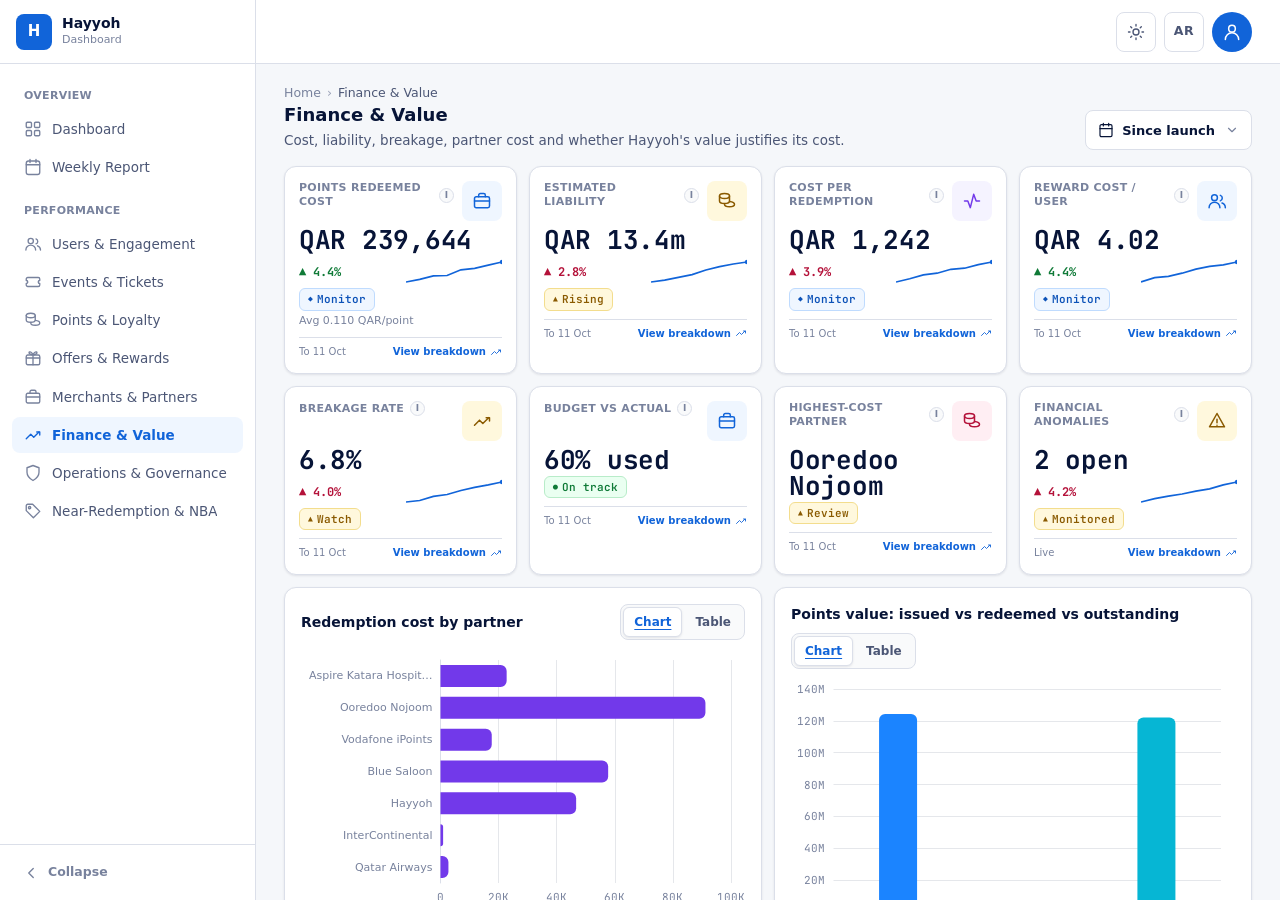
<file: finance-value.html>
<!DOCTYPE html>
<html lang="en" dir="ltr">
  <head>
    <meta charset="utf-8">
    <meta name="viewport" content="width=device-width, initial-scale=1">
    <meta name="color-scheme" content="dark light">
    <title>Finance &amp; Value — Hayyoh</title>
    <link rel="preconnect" href="https://fonts.googleapis.com">
    <link rel="preconnect" href="https://fonts.gstatic.com" crossorigin>
    <link rel="stylesheet" href="https://fonts.googleapis.com/css2?family=JetBrains+Mono:wght@400;500;700&display=swap">
    <link rel="stylesheet" href="assets/css/app.css">
    <link rel="stylesheet" href="assets/css/components.css">
    <link rel="stylesheet" href="assets/css/responsive.css">
    <script src="assets/js/preferences.js"></script>
  </head>
  <body>
    <div class="app-shell">
      <div class="sidebar-overlay" id="sidebar-overlay"></div>
      <aside class="sidebar" id="sidebar">
        <div class="sidebar-brand"><span class="brand-mark" aria-hidden="true">H</span>
          <div class="brand-text"><span class="brand-name">Hayyoh</span><span class="brand-caption"><span data-en="Dashboard" data-ar="لوحة المعلومات">Dashboard</span></span>
          </div>
          <button type="button" class="icon-button sidebar-close" id="sidebar-close" aria-label="Close navigation" data-i18n-label="closeNavigation">✕</button>
        </div>
        <nav class="sidebar-nav" aria-label="Main navigation" data-i18n-label="mainNavigation">
          <p class="nav-section"><span data-en="Overview" data-ar="نظرة عامة">Overview</span></p>
          <ul class="nav-list">
            <li><a class="nav-link" href="index.html"><svg aria-hidden="true" focusable="false" width="18" height="18" viewBox="0 0 24 24" fill="none" stroke="currentColor" stroke-width="1.8" stroke-linecap="round" stroke-linejoin="round"><rect x="3" y="3" width="7" height="7" rx="1.5"/><rect x="14" y="3" width="7" height="7" rx="1.5"/><rect x="3" y="14" width="7" height="7" rx="1.5"/><rect x="14" y="14" width="7" height="7" rx="1.5"/></svg><span class="nav-label"><span data-en="Dashboard" data-ar="لوحة المعلومات">Dashboard</span></span></a></li>
            <li><a class="nav-link" href="weekly-report.html"><svg aria-hidden="true" focusable="false" width="18" height="18" viewBox="0 0 24 24" fill="none" stroke="currentColor" stroke-width="1.8" stroke-linecap="round" stroke-linejoin="round"><rect x="3" y="4" width="18" height="18" rx="3"/><path d="M3 9h18M8 2v4M16 2v4"/></svg><span class="nav-label"><span data-en="Weekly Report" data-ar="التقرير الأسبوعي">Weekly Report</span></span></a></li>
          </ul>
          <p class="nav-section"><span data-en="Performance" data-ar="الأداء">Performance</span></p>
          <ul class="nav-list">
            <li><a class="nav-link" href="users-engagement.html"><svg aria-hidden="true" focusable="false" width="18" height="18" viewBox="0 0 24 24" fill="none" stroke="currentColor" stroke-width="1.8" stroke-linecap="round" stroke-linejoin="round"><circle cx="9" cy="8" r="3.5"/><path d="M2.5 20a6.5 6.5 0 0 1 13 0"/><path d="M16 5.2a3.5 3.5 0 0 1 0 6.6M22 20a6 6 0 0 0-4-5.6"/></svg><span class="nav-label"><span data-en="Users &amp; Engagement" data-ar="المستخدمون والتفاعل">Users &amp; Engagement</span></span></a></li>
            <li><a class="nav-link" href="events-tickets.html"><svg aria-hidden="true" focusable="false" width="18" height="18" viewBox="0 0 24 24" fill="none" stroke="currentColor" stroke-width="1.8" stroke-linecap="round" stroke-linejoin="round"><path d="M3 8a2 2 0 0 1 2-2h14a2 2 0 0 1 2 2v2a2 2 0 0 0 0 4v2a2 2 0 0 1-2 2H5a2 2 0 0 1-2-2v-2a2 2 0 0 0 0-4z"/></svg><span class="nav-label"><span data-en="Events &amp; Tickets" data-ar="الفعاليات والتذاكر">Events &amp; Tickets</span></span></a></li>
            <li><a class="nav-link" href="points-loyalty.html"><svg aria-hidden="true" focusable="false" width="18" height="18" viewBox="0 0 24 24" fill="none" stroke="currentColor" stroke-width="1.8" stroke-linecap="round" stroke-linejoin="round"><ellipse cx="9" cy="6" rx="6" ry="3"/><path d="M3 6v6c0 1.7 2.7 3 6 3s6-1.3 6-3V6"/><path d="M15 12.5c2.8.3 6 1.4 6 3.5 0 1.7-2.7 3-6 3s-6-1.3-6-3"/></svg><span class="nav-label"><span data-en="Points &amp; Loyalty" data-ar="النقاط والولاء">Points &amp; Loyalty</span></span></a></li>
            <li><a class="nav-link" href="offers-rewards.html"><svg aria-hidden="true" focusable="false" width="18" height="18" viewBox="0 0 24 24" fill="none" stroke="currentColor" stroke-width="1.8" stroke-linecap="round" stroke-linejoin="round"><rect x="3" y="8" width="18" height="13" rx="2"/><path d="M3 12h18M12 8v13M12 8S10 3 7.5 4 9 8 12 8m0 0s2-5 4.5-4S15 8 12 8"/></svg><span class="nav-label"><span data-en="Offers &amp; Rewards" data-ar="العروض والمكافآت">Offers &amp; Rewards</span></span></a></li>
            <li><a class="nav-link" href="merchants-partners.html"><svg aria-hidden="true" focusable="false" width="18" height="18" viewBox="0 0 24 24" fill="none" stroke="currentColor" stroke-width="1.8" stroke-linecap="round" stroke-linejoin="round"><rect x="3" y="7" width="18" height="13" rx="2"/><path d="M8 7V5a2 2 0 0 1 2-2h4a2 2 0 0 1 2 2v2M3 12h18"/></svg><span class="nav-label"><span data-en="Merchants &amp; Partners" data-ar="التجار والشركاء">Merchants &amp; Partners</span></span></a></li>
            <li><a class="nav-link is-active" href="finance-value.html" aria-current="page"><svg aria-hidden="true" focusable="false" width="18" height="18" viewBox="0 0 24 24" fill="none" stroke="currentColor" stroke-width="1.8" stroke-linecap="round" stroke-linejoin="round"><path d="M3 17l6-6 4 4 7-7"/><path d="M17 8h4v4"/></svg><span class="nav-label"><span data-en="Finance &amp; Value" data-ar="المالية والقيمة">Finance &amp; Value</span></span></a></li>
            <li><a class="nav-link" href="operations-governance.html"><svg aria-hidden="true" focusable="false" width="18" height="18" viewBox="0 0 24 24" fill="none" stroke="currentColor" stroke-width="1.8" stroke-linecap="round" stroke-linejoin="round"><path d="M12 2l8 3v6c0 5-3.5 8.5-8 11-4.5-2.5-8-6-8-11V5z"/></svg><span class="nav-label"><span data-en="Operations &amp; Governance" data-ar="التشغيل والحوكمة">Operations &amp; Governance</span></span></a></li>
            <li><a class="nav-link" href="near-redemption.html"><svg aria-hidden="true" focusable="false" width="18" height="18" viewBox="0 0 24 24" fill="none" stroke="currentColor" stroke-width="1.8" stroke-linecap="round" stroke-linejoin="round"><path d="M3 11.5V5a2 2 0 0 1 2-2h6.5L21 12.5 12.5 21z"/><circle cx="7.5" cy="7.5" r="1.5"/></svg><span class="nav-label"><span data-en="Near-Redemption &amp; NBA" data-ar="القرب من العروض">Near-Redemption &amp; NBA</span></span></a></li>
          </ul>
        </nav>
        <div class="sidebar-footer">
          <button type="button" class="sidebar-collapse" id="sidebar-collapse" aria-pressed="false" aria-label="Collapse sidebar"><svg aria-hidden="true" focusable="false" width="18" height="18" viewBox="0 0 24 24" fill="none" stroke="currentColor" stroke-width="1.8" stroke-linecap="round" stroke-linejoin="round"><path d="M15 6l-6 6 6 6"/></svg><span class="nav-label"><span data-en="Collapse" data-ar="طي القائمة">Collapse</span></span></button>
        </div>
      </aside>
      <div class="app-main">
        <header class="app-header">
          <button type="button" class="icon-button menu-toggle" id="menu-toggle" aria-controls="sidebar" aria-expanded="false" aria-label="Open navigation" data-i18n-label="openNavigation"><svg aria-hidden="true" focusable="false" width="20" height="20" viewBox="0 0 24 24" fill="none" stroke="currentColor" stroke-width="2" stroke-linecap="round"><path d="M4 6h16M4 12h16M4 18h16"/></svg></button>
          <div class="header-brand"><span class="brand-mark brand-mark-small" aria-hidden="true">H</span><span class="brand-name">Hayyoh</span>
          </div>
          <div class="header-actions">
            <button type="button" class="icon-button" id="theme-toggle" aria-label="Switch to light mode"><svg class="icon-sun" aria-hidden="true" focusable="false" width="18" height="18" viewBox="0 0 24 24" fill="none" stroke="currentColor" stroke-width="1.8" stroke-linecap="round" stroke-linejoin="round"><circle cx="12" cy="12" r="4"/><path d="M12 2v2M12 20v2M4.9 4.9l1.4 1.4M17.7 17.7l1.4 1.4M2 12h2M20 12h2M4.9 19.1l1.4-1.4M17.7 6.3l1.4-1.4"/></svg><svg class="icon-moon" aria-hidden="true" focusable="false" width="18" height="18" viewBox="0 0 24 24" fill="none" stroke="currentColor" stroke-width="1.8" stroke-linecap="round" stroke-linejoin="round" hidden><path d="M21 12.8A9 9 0 1 1 11.2 3a7 7 0 0 0 9.8 9.8z"/></svg></button><span class="visually-hidden" id="theme-status" aria-live="polite"></span>
            <button type="button" class="icon-button language-toggle" id="language-toggle" lang="en" aria-label="Switch to Arabic">AR</button><span class="avatar" aria-hidden="true"><svg aria-hidden="true" focusable="false" width="20" height="20" viewBox="0 0 24 24" fill="none" stroke="currentColor" stroke-width="1.8" stroke-linecap="round" stroke-linejoin="round"><circle cx="12" cy="8" r="4"/><path d="M4 21a8 8 0 0 1 16 0"/></svg></span>
          </div>
        </header>
        <div class="page-toolbar">
          <div class="page-heading">
            <nav aria-label="Breadcrumb" data-i18n-label="breadcrumb">
              <ol class="breadcrumb">
                <li><a href="index.html"><span data-en="Home" data-ar="الرئيسية">Home</span></a></li>
                <li aria-current="page"><span data-en="Finance &amp; Value" data-ar="المالية والقيمة">Finance &amp; Value</span></li>
              </ol>
            </nav>
            <h1 class="page-title"><span data-en="Finance &amp; Value" data-ar="المالية والقيمة">Finance &amp; Value</span></h1>
            <p class="page-description"><span data-en="Cost, liability, breakage, partner cost and whether Hayyoh&#x27;s value justifies its cost." data-ar="التكلفة والالتزامات والتبخّر وتكلفة الشركاء وما إذا كانت قيمة حيّوه تبرر تكلفته.">Cost, liability, breakage, partner cost and whether Hayyoh&#x27;s value justifies its cost.</span></p>
          </div>
          <div class="period-picker" id="period-picker">
            <button type="button" class="period-trigger" id="period-trigger" aria-haspopup="dialog" aria-expanded="false" aria-controls="period-menu" aria-label="Select reporting period" data-i18n-label="selectPeriod"><svg aria-hidden="true" focusable="false" width="16" height="16" viewBox="0 0 24 24" fill="none" stroke="currentColor" stroke-width="1.8" stroke-linecap="round" stroke-linejoin="round"><rect x="3" y="4" width="18" height="18" rx="2"/><path d="M16 2v4M8 2v4M3 10h18"/></svg><span class="period-label" id="period-label">Since launch</span><svg class="period-chevron" aria-hidden="true" focusable="false" width="14" height="14" viewBox="0 0 24 24" fill="none" stroke="currentColor" stroke-width="2" stroke-linecap="round" stroke-linejoin="round"><path d="M6 9l6 6 6-6"/></svg></button>
            <div class="period-menu" id="period-menu" role="dialog" aria-labelledby="period-heading" hidden>
              <p class="period-heading" id="period-heading"><span data-en="Period" data-ar="الفترة">Period</span></p>
              <div class="period-options" role="radiogroup" aria-labelledby="period-heading">
                <button type="button" role="radio" class="period-option" data-period="all" aria-checked="true"><span class="period-check" aria-hidden="true">✓</span><span data-en="Since launch" data-ar="منذ الإطلاق">Since launch</span></button>
                <button type="button" role="radio" class="period-option" data-period="w" aria-checked="false"><span class="period-check" aria-hidden="true">✓</span><span data-en="This week" data-ar="هذا الأسبوع">This week</span></button>
                <button type="button" role="radio" class="period-option" data-period="4w" aria-checked="false"><span class="period-check" aria-hidden="true">✓</span><span data-en="Last 4 weeks" data-ar="آخر 4 أسابيع">Last 4 weeks</span></button>
                <button type="button" role="radio" class="period-option" data-period="m" aria-checked="false"><span class="period-check" aria-hidden="true">✓</span><span data-en="Last month" data-ar="الشهر الماضي">Last month</span></button>
                <button type="button" role="radio" class="period-option" data-period="3m" aria-checked="false"><span class="period-check" aria-hidden="true">✓</span><span data-en="Last 3 months" data-ar="آخر 3 أشهر">Last 3 months</span></button>
                <button type="button" role="radio" class="period-option" data-period="custom" aria-checked="false"><span class="period-check" aria-hidden="true">✓</span><span data-en="Custom range" data-ar="فترة مخصصة">Custom range</span></button>
              </div>
              <div class="period-custom" id="period-custom" hidden>
                <label class="period-field"><span data-en="From" data-ar="من">From</span><input type="date" id="period-from" value="2026-08-16" min="2026-08-16" max="2026-10-11"></label>
                <label class="period-field"><span data-en="To" data-ar="إلى">To</span><input type="date" id="period-to" value="2026-10-11" min="2026-08-16" max="2026-10-11"></label>
                <p class="period-error" id="period-error" role="alert" hidden></p>
                <p class="period-hint"><span data-en="Available data: 16 Aug to 11 Oct 2026." data-ar="البيانات المتاحة: 16 أغسطس إلى 11 أكتوبر 2026.">Available data: 16 Aug to 11 Oct 2026.</span></p>
                <div class="period-actions">
                  <button type="button" class="button button-light" id="period-cancel"><span data-en="Cancel" data-ar="إلغاء">Cancel</span></button>
                  <button type="button" class="button button-primary" id="period-apply"><span data-en="Apply" data-ar="تطبيق">Apply</span></button>
                </div>
              </div>
            </div>
          </div>
        </div>
        <main class="app-content" id="main-content">
          <div class="dashboard-grid dashboard-grid-4">
            <article class="kpi" data-detail="points-redeemed-cost" role="button" tabindex="0" aria-label="Points redeemed cost details">
              <div class="kpi-head"><span class="kpi-title"><span data-en="Points redeemed cost" data-ar="تكلفة النقاط المستبدَلة">Points redeemed cost</span><span class="kpi-hint" aria-hidden="true">i<span class="kpi-hint-text">Cash cost of redemptions since launch.</span></span></span><span class="kpi-icon kpi-icon-teal"><svg aria-hidden="true" focusable="false" width="20" height="20" viewBox="0 0 24 24" fill="none" stroke="currentColor" stroke-width="1.8" stroke-linecap="round" stroke-linejoin="round"><rect x="3" y="7" width="18" height="13" rx="2"/><path d="M8 7V5a2 2 0 0 1 2-2h4a2 2 0 0 1 2 2v2M3 12h18"/></svg></span>
              </div>
              <p class="kpi-value">QAR 239,644</p>
              <div class="kpi-trend"><span class="delta is-positive">▲ 4.4%</span>
                <svg class="spark" width="96" height="26" viewBox="0 0 96 26" aria-hidden="true" focusable="false"><polyline points="0.0,23.0 13.7,20.3 27.4,16.9 41.1,16.5 54.9,10.8 68.6,9.3 82.3,6.2 96.0,3.0" fill="none" stroke="currentColor" stroke-width="1.7"/><circle cx="96.0" cy="3.0" r="2.2" fill="currentColor"/></svg>
              </div>
              <div class="kpi-status"><span class="status status-info"><span class="status-mark" aria-hidden="true">◆</span><span data-en="Monitor" data-ar="مراقبة">Monitor</span></span>
              </div>
              <p class="kpi-note">Avg 0.110 QAR/point</p>
              <div class="kpi-footer"><span class="kpi-period">To 11 Oct</span><span class="kpi-link"><span data-en="View breakdown" data-ar="عرض التفاصيل">View breakdown</span> <svg aria-hidden="true" focusable="false" width="12" height="12" viewBox="0 0 24 24" fill="none" stroke="currentColor" stroke-width="1.8" stroke-linecap="round" stroke-linejoin="round"><path d="M3 17l6-6 4 4 7-7"/><path d="M17 8h4v4"/></svg></span>
              </div>
            </article>
            <article class="kpi" data-detail="estimated-liability" role="button" tabindex="0" aria-label="Estimated liability details">
              <div class="kpi-head"><span class="kpi-title"><span data-en="Estimated liability" data-ar="الالتزام التقديري">Estimated liability</span><span class="kpi-hint" aria-hidden="true">i<span class="kpi-hint-text">Outstanding points valued at the average 0.11 QAR/point.</span></span></span><span class="kpi-icon kpi-icon-amber"><svg aria-hidden="true" focusable="false" width="20" height="20" viewBox="0 0 24 24" fill="none" stroke="currentColor" stroke-width="1.8" stroke-linecap="round" stroke-linejoin="round"><ellipse cx="9" cy="6" rx="6" ry="3"/><path d="M3 6v6c0 1.7 2.7 3 6 3s6-1.3 6-3V6"/><path d="M15 12.5c2.8.3 6 1.4 6 3.5 0 1.7-2.7 3-6 3s-6-1.3-6-3"/></svg></span>
              </div>
              <p class="kpi-value">QAR 13.4m</p>
              <div class="kpi-trend"><span class="delta is-negative">▲ 2.8%</span>
                <svg class="spark" width="96" height="26" viewBox="0 0 96 26" aria-hidden="true" focusable="false"><polyline points="0.0,23.0 13.7,21.2 27.4,18.4 41.1,15.6 54.9,11.0 68.6,7.7 82.3,5.0 96.0,3.0" fill="none" stroke="currentColor" stroke-width="1.7"/><circle cx="96.0" cy="3.0" r="2.2" fill="currentColor"/></svg>
              </div>
              <div class="kpi-status"><span class="status status-amber"><span class="status-mark" aria-hidden="true">▲</span><span data-en="Rising" data-ar="يرتفع">Rising</span></span>
              </div>
              <div class="kpi-footer"><span class="kpi-period">To 11 Oct</span><span class="kpi-link"><span data-en="View breakdown" data-ar="عرض التفاصيل">View breakdown</span> <svg aria-hidden="true" focusable="false" width="12" height="12" viewBox="0 0 24 24" fill="none" stroke="currentColor" stroke-width="1.8" stroke-linecap="round" stroke-linejoin="round"><path d="M3 17l6-6 4 4 7-7"/><path d="M17 8h4v4"/></svg></span>
              </div>
            </article>
            <article class="kpi" data-detail="cost-per-redemption" role="button" tabindex="0" aria-label="Cost per redemption details">
              <div class="kpi-head"><span class="kpi-title"><span data-en="Cost per redemption" data-ar="تكلفة كل استبدال">Cost per redemption</span><span class="kpi-hint" aria-hidden="true">i<span class="kpi-hint-text">Average cash cost per redemption.</span></span></span><span class="kpi-icon kpi-icon-purple"><svg aria-hidden="true" focusable="false" width="20" height="20" viewBox="0 0 24 24" fill="none" stroke="currentColor" stroke-width="1.8" stroke-linecap="round" stroke-linejoin="round"><path d="M3 12h4l3 8 4-16 3 8h4"/></svg></span>
              </div>
              <p class="kpi-value">QAR 1,242</p>
              <div class="kpi-trend"><span class="delta is-negative">▲ 3.9%</span>
                <svg class="spark" width="96" height="26" viewBox="0 0 96 26" aria-hidden="true" focusable="false"><polyline points="0.0,23.0 13.7,19.8 27.4,15.9 41.1,14.2 54.9,10.3 68.6,9.2 82.3,5.7 96.0,3.0" fill="none" stroke="currentColor" stroke-width="1.7"/><circle cx="96.0" cy="3.0" r="2.2" fill="currentColor"/></svg>
              </div>
              <div class="kpi-status"><span class="status status-info"><span class="status-mark" aria-hidden="true">◆</span><span data-en="Monitor" data-ar="مراقبة">Monitor</span></span>
              </div>
              <div class="kpi-footer"><span class="kpi-period">To 11 Oct</span><span class="kpi-link"><span data-en="View breakdown" data-ar="عرض التفاصيل">View breakdown</span> <svg aria-hidden="true" focusable="false" width="12" height="12" viewBox="0 0 24 24" fill="none" stroke="currentColor" stroke-width="1.8" stroke-linecap="round" stroke-linejoin="round"><path d="M3 17l6-6 4 4 7-7"/><path d="M17 8h4v4"/></svg></span>
              </div>
            </article>
            <article class="kpi" data-detail="reward-cost-user" role="button" tabindex="0" aria-label="Reward cost / user details">
              <div class="kpi-head"><span class="kpi-title"><span data-en="Reward cost / user" data-ar="تكلفة المكافأة لكل مستخدم">Reward cost / user</span><span class="kpi-hint" aria-hidden="true">i<span class="kpi-hint-text">Reward cost per registered user.</span></span></span><span class="kpi-icon kpi-icon-blue"><svg aria-hidden="true" focusable="false" width="20" height="20" viewBox="0 0 24 24" fill="none" stroke="currentColor" stroke-width="1.8" stroke-linecap="round" stroke-linejoin="round"><circle cx="9" cy="8" r="3.5"/><path d="M2.5 20a6.5 6.5 0 0 1 13 0"/><path d="M16 5.2a3.5 3.5 0 0 1 0 6.6M22 20a6 6 0 0 0-4-5.6"/></svg></span>
              </div>
              <p class="kpi-value">QAR 4.02</p>
              <div class="kpi-trend"><span class="delta is-positive">▲ 4.4%</span>
                <svg class="spark" width="96" height="26" viewBox="0 0 96 26" aria-hidden="true" focusable="false"><polyline points="0.0,23.0 13.7,18.7 27.4,17.3 41.1,14.2 54.9,10.1 68.6,7.3 82.3,5.9 96.0,3.0" fill="none" stroke="currentColor" stroke-width="1.7"/><circle cx="96.0" cy="3.0" r="2.2" fill="currentColor"/></svg>
              </div>
              <div class="kpi-status"><span class="status status-info"><span class="status-mark" aria-hidden="true">◆</span><span data-en="Monitor" data-ar="مراقبة">Monitor</span></span>
              </div>
              <div class="kpi-footer"><span class="kpi-period">To 11 Oct</span><span class="kpi-link"><span data-en="View breakdown" data-ar="عرض التفاصيل">View breakdown</span> <svg aria-hidden="true" focusable="false" width="12" height="12" viewBox="0 0 24 24" fill="none" stroke="currentColor" stroke-width="1.8" stroke-linecap="round" stroke-linejoin="round"><path d="M3 17l6-6 4 4 7-7"/><path d="M17 8h4v4"/></svg></span>
              </div>
            </article>
          </div>
          <div class="dashboard-grid dashboard-grid-4">
            <article class="kpi" data-detail="breakage-rate" role="button" tabindex="0" aria-label="Breakage rate details">
              <div class="kpi-head"><span class="kpi-title"><span data-en="Breakage rate" data-ar="معدل التبخّر">Breakage rate</span><span class="kpi-hint" aria-hidden="true">i<span class="kpi-hint-text">Share of issued points expected to expire unredeemed.</span></span></span><span class="kpi-icon kpi-icon-amber"><svg aria-hidden="true" focusable="false" width="20" height="20" viewBox="0 0 24 24" fill="none" stroke="currentColor" stroke-width="1.8" stroke-linecap="round" stroke-linejoin="round"><path d="M3 17l6-6 4 4 7-7"/><path d="M17 8h4v4"/></svg></span>
              </div>
              <p class="kpi-value">6.8%</p>
              <div class="kpi-trend"><span class="delta is-negative">▲ 4.0%</span>
                <svg class="spark" width="96" height="26" viewBox="0 0 96 26" aria-hidden="true" focusable="false"><polyline points="0.0,23.0 13.7,21.5 27.4,17.4 41.1,15.5 54.9,11.5 68.6,8.4 82.3,5.9 96.0,3.0" fill="none" stroke="currentColor" stroke-width="1.7"/><circle cx="96.0" cy="3.0" r="2.2" fill="currentColor"/></svg>
              </div>
              <div class="kpi-status"><span class="status status-amber"><span class="status-mark" aria-hidden="true">▲</span><span data-en="Watch" data-ar="للمتابعة">Watch</span></span>
              </div>
              <div class="kpi-footer"><span class="kpi-period">To 11 Oct</span><span class="kpi-link"><span data-en="View breakdown" data-ar="عرض التفاصيل">View breakdown</span> <svg aria-hidden="true" focusable="false" width="12" height="12" viewBox="0 0 24 24" fill="none" stroke="currentColor" stroke-width="1.8" stroke-linecap="round" stroke-linejoin="round"><path d="M3 17l6-6 4 4 7-7"/><path d="M17 8h4v4"/></svg></span>
              </div>
            </article>
            <article class="kpi" data-detail="budget-vs-actual" role="button" tabindex="0" aria-label="Budget vs actual details">
              <div class="kpi-head"><span class="kpi-title"><span data-en="Budget vs actual" data-ar="الموازنة مقابل الفعلي">Budget vs actual</span><span class="kpi-hint" aria-hidden="true">i<span class="kpi-hint-text">Program spend against budget (QAR 0.24m of 0.40m).</span></span></span><span class="kpi-icon kpi-icon-teal"><svg aria-hidden="true" focusable="false" width="20" height="20" viewBox="0 0 24 24" fill="none" stroke="currentColor" stroke-width="1.8" stroke-linecap="round" stroke-linejoin="round"><rect x="3" y="7" width="18" height="13" rx="2"/><path d="M8 7V5a2 2 0 0 1 2-2h4a2 2 0 0 1 2 2v2M3 12h18"/></svg></span>
              </div>
              <p class="kpi-value">60% used</p>
              <div class="kpi-status"><span class="status status-green"><span class="status-mark" aria-hidden="true">●</span><span data-en="On track" data-ar="على المسار">On track</span></span>
              </div>
              <div class="kpi-footer"><span class="kpi-period">To 11 Oct</span><span class="kpi-link"><span data-en="View breakdown" data-ar="عرض التفاصيل">View breakdown</span> <svg aria-hidden="true" focusable="false" width="12" height="12" viewBox="0 0 24 24" fill="none" stroke="currentColor" stroke-width="1.8" stroke-linecap="round" stroke-linejoin="round"><path d="M3 17l6-6 4 4 7-7"/><path d="M17 8h4v4"/></svg></span>
              </div>
            </article>
            <article class="kpi" data-detail="highest-cost-partner" role="button" tabindex="0" aria-label="Highest-cost partner details">
              <div class="kpi-head"><span class="kpi-title"><span data-en="Highest-cost partner" data-ar="الشريك الأعلى تكلفة">Highest-cost partner</span><span class="kpi-hint" aria-hidden="true">i<span class="kpi-hint-text">QAR 91,200, 38% of all reward cost.</span></span></span><span class="kpi-icon kpi-icon-red"><svg aria-hidden="true" focusable="false" width="20" height="20" viewBox="0 0 24 24" fill="none" stroke="currentColor" stroke-width="1.8" stroke-linecap="round" stroke-linejoin="round"><ellipse cx="9" cy="6" rx="6" ry="3"/><path d="M3 6v6c0 1.7 2.7 3 6 3s6-1.3 6-3V6"/><path d="M15 12.5c2.8.3 6 1.4 6 3.5 0 1.7-2.7 3-6 3s-6-1.3-6-3"/></svg></span>
              </div>
              <p class="kpi-value">Ooredoo Nojoom</p>
              <div class="kpi-status"><span class="status status-amber"><span class="status-mark" aria-hidden="true">▲</span><span data-en="Review" data-ar="مراجعة">Review</span></span>
              </div>
              <div class="kpi-footer"><span class="kpi-period">To 11 Oct</span><span class="kpi-link"><span data-en="View breakdown" data-ar="عرض التفاصيل">View breakdown</span> <svg aria-hidden="true" focusable="false" width="12" height="12" viewBox="0 0 24 24" fill="none" stroke="currentColor" stroke-width="1.8" stroke-linecap="round" stroke-linejoin="round"><path d="M3 17l6-6 4 4 7-7"/><path d="M17 8h4v4"/></svg></span>
              </div>
            </article>
            <article class="kpi" data-detail="financial-anomalies" role="button" tabindex="0" aria-label="Financial anomalies details">
              <div class="kpi-head"><span class="kpi-title"><span data-en="Financial anomalies" data-ar="الشذوذ المالي">Financial anomalies</span><span class="kpi-hint" aria-hidden="true">i<span class="kpi-hint-text">Duplicate / high-value redemptions under review.</span></span></span><span class="kpi-icon kpi-icon-amber"><svg aria-hidden="true" focusable="false" width="20" height="20" viewBox="0 0 24 24" fill="none" stroke="currentColor" stroke-width="1.8" stroke-linecap="round" stroke-linejoin="round"><path d="M12 3l9 16H3z"/><path d="M12 10v4M12 17h.01"/></svg></span>
              </div>
              <p class="kpi-value">2 open</p>
              <div class="kpi-trend"><span class="delta is-negative">▲ 4.2%</span>
                <svg class="spark" width="96" height="26" viewBox="0 0 96 26" aria-hidden="true" focusable="false"><polyline points="0.0,23.0 13.7,19.7 27.4,17.2 41.1,15.0 54.9,12.1 68.6,9.9 82.3,5.9 96.0,3.0" fill="none" stroke="currentColor" stroke-width="1.7"/><circle cx="96.0" cy="3.0" r="2.2" fill="currentColor"/></svg>
              </div>
              <div class="kpi-status"><span class="status status-amber"><span class="status-mark" aria-hidden="true">▲</span><span data-en="Monitored" data-ar="مُراقَب">Monitored</span></span>
              </div>
              <div class="kpi-footer"><span class="kpi-period">Live</span><span class="kpi-link"><span data-en="View breakdown" data-ar="عرض التفاصيل">View breakdown</span> <svg aria-hidden="true" focusable="false" width="12" height="12" viewBox="0 0 24 24" fill="none" stroke="currentColor" stroke-width="1.8" stroke-linecap="round" stroke-linejoin="round"><path d="M3 17l6-6 4 4 7-7"/><path d="M17 8h4v4"/></svg></span>
              </div>
            </article>
          </div>
          <div class="dashboard-grid dashboard-grid-2">
            <section class="card chart-card">
              <div class="card-header">
                <h2 class="card-title">Redemption cost by partner</h2>
                <div class="view-switch" role="group" aria-label="Chart or table view" data-i18n-label="viewSwitch">
                  <button type="button" data-view="chart" data-view-for="finCost" aria-pressed="true"><span data-en="Chart" data-ar="الرسم البياني">Chart</span></button>
                  <button type="button" data-view="table" data-view-for="finCost" aria-pressed="false"><span data-en="Table" data-ar="الجدول">Table</span></button>
                </div>
              </div>
              <div id="finCost" class="chart" role="img" aria-label="Redemption cost by partner"></div>
              <div id="finCost-table" hidden>
                <div class="table-wrap">
                  <table class="data-table">
                    <caption class="visually-hidden">Redemption cost by partner</caption>
                    <thead>
                      <tr>
                        <th scope="col">Partner</th>
                        <th scope="col">Cost QAR</th>
                      </tr>
                    </thead>
                    <tbody>
                      <tr>
                        <td>Aspire Katara Hospitality</td>
                        <td>22,770</td>
                      </tr>
                      <tr>
                        <td>Ooredoo Nojoom</td>
                        <td>91,200</td>
                      </tr>
                      <tr>
                        <td>Vodafone iPoints</td>
                        <td>17,640</td>
                      </tr>
                      <tr>
                        <td>Blue Saloon</td>
                        <td>57,713</td>
                      </tr>
                      <tr>
                        <td>Hayyoh</td>
                        <td>46,691</td>
                      </tr>
                      <tr>
                        <td>InterContinental</td>
                        <td>900</td>
                      </tr>
                      <tr>
                        <td>Qatar Airways</td>
                        <td>2,730</td>
                      </tr>
                    </tbody>
                    <tfoot>
                      <tr>
                        <th scope="row">Total</th>
                        <td>239,644</td>
                      </tr>
                    </tfoot>
                  </table>
                </div>
              </div>
            </section>
            <section class="card chart-card">
              <div class="card-header">
                <h2 class="card-title">Points value: issued vs redeemed vs outstanding</h2>
                <div class="view-switch" role="group" aria-label="Chart or table view" data-i18n-label="viewSwitch">
                  <button type="button" data-view="chart" data-view-for="finVal" aria-pressed="true"><span data-en="Chart" data-ar="الرسم البياني">Chart</span></button>
                  <button type="button" data-view="table" data-view-for="finVal" aria-pressed="false"><span data-en="Table" data-ar="الجدول">Table</span></button>
                </div>
              </div>
              <div id="finVal" class="chart" role="img" aria-label="Points value: issued vs redeemed vs outstanding"></div>
              <div id="finVal-table" hidden>
                <div class="table-wrap">
                  <table class="data-table">
                    <caption class="visually-hidden">Points value: issued vs redeemed vs outstanding</caption>
                    <thead>
                      <tr>
                        <th scope="col">Measure</th>
                        <th scope="col">Points</th>
                      </tr>
                    </thead>
                    <tbody>
                      <tr>
                        <td>Issued</td>
                        <td>124,287,596</td>
                      </tr>
                      <tr>
                        <td>Redeemed</td>
                        <td>2,174,300</td>
                      </tr>
                      <tr>
                        <td>Outstanding</td>
                        <td>122,113,296</td>
                      </tr>
                    </tbody>
                  </table>
                </div>
              </div>
            </section>
          </div>
          <div class="dashboard-grid dashboard-grid-2 decision-grid">
            <section class="decision">
              <h2 class="decision-title"><svg aria-hidden="true" focusable="false" width="16" height="16" viewBox="0 0 24 24" fill="none" stroke="currentColor" stroke-width="1.8" stroke-linecap="round" stroke-linejoin="round"><path d="M3 12h4l3 8 4-16 3 8h4"/></svg> <span data-en="What this tells you" data-ar="ماذا يُظهر هذا">What this tells you</span></h2>
              <ul class="bullet-list">
                <li><span data-en="What are the cost and liability, and does value justify cost?" data-ar="ما التكلفة والالتزام، وهل القيمة تبرّر التكلفة؟">What are the cost and liability, and does value justify cost?</span></li>
                <li><span data-en="Where is the highest cost and the biggest efficiency opportunity?" data-ar="أين أعلى تكلفة وأكبر فرصة كفاءة؟">Where is the highest cost and the biggest efficiency opportunity?</span></li>
                <li><span data-en="Are there discrepancies or exceptional transactions?" data-ar="هل توجد فروقات أو معاملات استثنائية؟">Are there discrepancies or exceptional transactions?</span></li>
              </ul>
            </section>
            <section class="decision">
              <h2 class="decision-title"><svg aria-hidden="true" focusable="false" width="16" height="16" viewBox="0 0 24 24" fill="none" stroke="currentColor" stroke-width="1.8" stroke-linecap="round" stroke-linejoin="round"><circle cx="12" cy="12" r="9"/><path d="M8 12l2.5 2.5L16 9"/></svg> <span data-en="Recommended actions" data-ar="الإجراءات المقترحة">Recommended actions</span></h2>
              <ul class="bullet-list">
                <li><span data-en="Approve a liability valuation basis and ceiling." data-ar="اعتماد أساس تقييم الالتزام وسقفه.">Approve a liability valuation basis and ceiling.</span></li>
                <li><span data-en="Review high-cost conversions." data-ar="مراجعة التحويلات مرتفعة التكلفة.">Review high-cost conversions.</span></li>
                <li><span data-en="Resolve discrepancies and settle balances." data-ar="معالجة الفروقات وتسوية المستحقات.">Resolve discrepancies and settle balances.</span></li>
              </ul>
            </section>
          </div>
        </main>
        <footer class="app-footer"><span data-en="Hayyoh · Finance &amp; Value" data-ar="حيّوه · المالية والقيمة">Hayyoh · Finance &amp; Value</span>
        </footer>
      </div>
    </div>
    <div class="drawer-overlay" id="drawer-overlay"></div>
    <aside class="drawer" id="kpi-drawer" role="dialog" aria-modal="true" aria-labelledby="kpi-drawer-title" aria-label="Details" data-i18n-label="details"></aside>
    <script src="assets/vendor/echarts/echarts.min.js"></script>
    <script src="assets/js/app.js"></script>
    <script src="assets/js/i18n.js"></script>
    <script src="assets/js/theme.js"></script>
    <script src="assets/js/charts.js"></script>
    <script src="assets/js/sidebar.js"></script>
    <script src="assets/js/period-picker.js"></script>
    <script src="assets/js/dashboard.js"></script>
    <script src="assets/js/data.js"></script>
    <script src="assets/js/pages/finance-value.js"></script>
  </body>
</html>
</file>
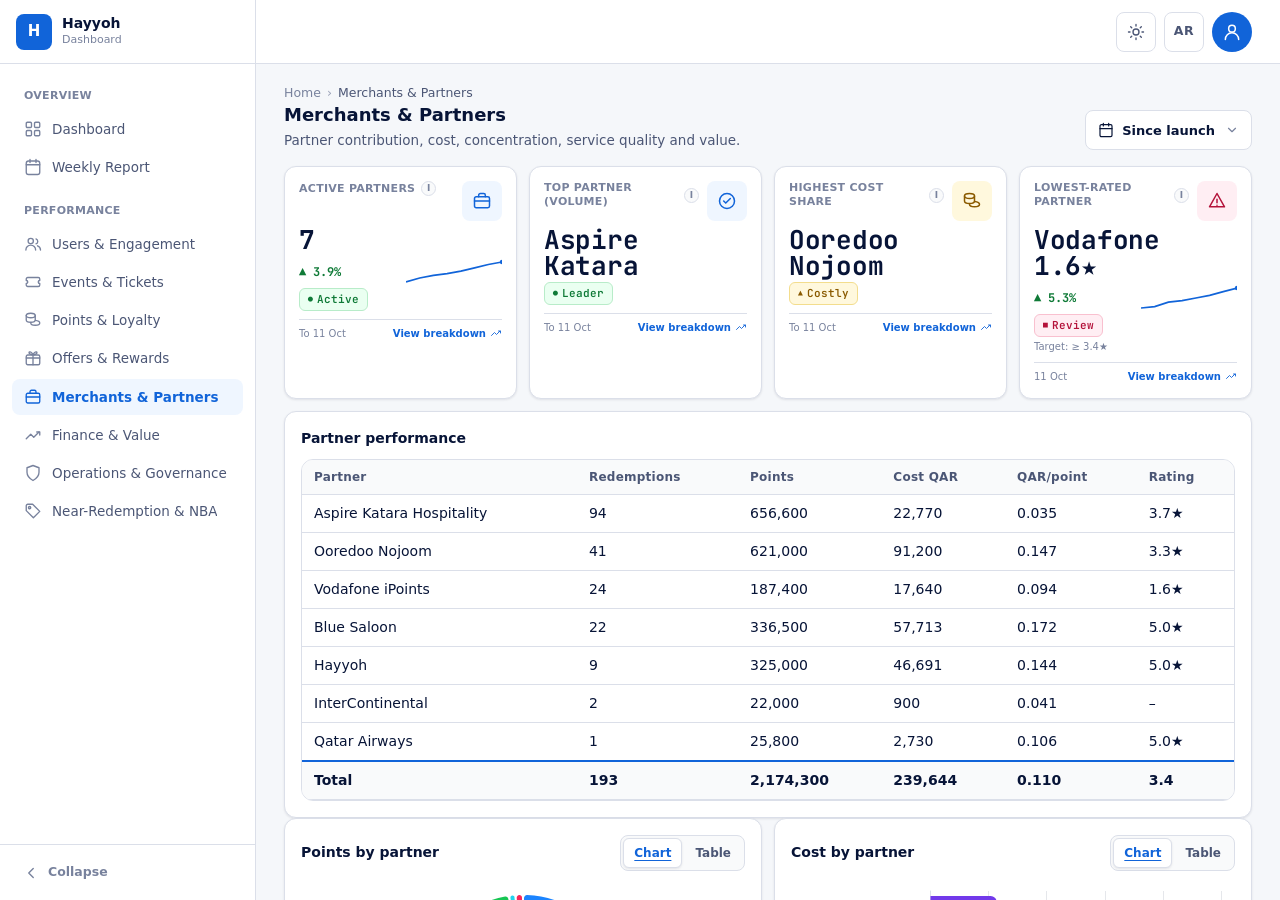
<file: merchants-partners.html>
<!DOCTYPE html>
<html lang="en" dir="ltr">
  <head>
    <meta charset="utf-8">
    <meta name="viewport" content="width=device-width, initial-scale=1">
    <meta name="color-scheme" content="dark light">
    <title>Merchants &amp; Partners — Hayyoh</title>
    <link rel="preconnect" href="https://fonts.googleapis.com">
    <link rel="preconnect" href="https://fonts.gstatic.com" crossorigin>
    <link rel="stylesheet" href="https://fonts.googleapis.com/css2?family=JetBrains+Mono:wght@400;500;700&display=swap">
    <link rel="stylesheet" href="assets/css/app.css">
    <link rel="stylesheet" href="assets/css/components.css">
    <link rel="stylesheet" href="assets/css/responsive.css">
    <script src="assets/js/preferences.js"></script>
  </head>
  <body>
    <div class="app-shell">
      <div class="sidebar-overlay" id="sidebar-overlay"></div>
      <aside class="sidebar" id="sidebar">
        <div class="sidebar-brand"><span class="brand-mark" aria-hidden="true">H</span>
          <div class="brand-text"><span class="brand-name">Hayyoh</span><span class="brand-caption"><span data-en="Dashboard" data-ar="لوحة المعلومات">Dashboard</span></span>
          </div>
          <button type="button" class="icon-button sidebar-close" id="sidebar-close" aria-label="Close navigation" data-i18n-label="closeNavigation">✕</button>
        </div>
        <nav class="sidebar-nav" aria-label="Main navigation" data-i18n-label="mainNavigation">
          <p class="nav-section"><span data-en="Overview" data-ar="نظرة عامة">Overview</span></p>
          <ul class="nav-list">
            <li><a class="nav-link" href="index.html"><svg aria-hidden="true" focusable="false" width="18" height="18" viewBox="0 0 24 24" fill="none" stroke="currentColor" stroke-width="1.8" stroke-linecap="round" stroke-linejoin="round"><rect x="3" y="3" width="7" height="7" rx="1.5"/><rect x="14" y="3" width="7" height="7" rx="1.5"/><rect x="3" y="14" width="7" height="7" rx="1.5"/><rect x="14" y="14" width="7" height="7" rx="1.5"/></svg><span class="nav-label"><span data-en="Dashboard" data-ar="لوحة المعلومات">Dashboard</span></span></a></li>
            <li><a class="nav-link" href="weekly-report.html"><svg aria-hidden="true" focusable="false" width="18" height="18" viewBox="0 0 24 24" fill="none" stroke="currentColor" stroke-width="1.8" stroke-linecap="round" stroke-linejoin="round"><rect x="3" y="4" width="18" height="18" rx="3"/><path d="M3 9h18M8 2v4M16 2v4"/></svg><span class="nav-label"><span data-en="Weekly Report" data-ar="التقرير الأسبوعي">Weekly Report</span></span></a></li>
          </ul>
          <p class="nav-section"><span data-en="Performance" data-ar="الأداء">Performance</span></p>
          <ul class="nav-list">
            <li><a class="nav-link" href="users-engagement.html"><svg aria-hidden="true" focusable="false" width="18" height="18" viewBox="0 0 24 24" fill="none" stroke="currentColor" stroke-width="1.8" stroke-linecap="round" stroke-linejoin="round"><circle cx="9" cy="8" r="3.5"/><path d="M2.5 20a6.5 6.5 0 0 1 13 0"/><path d="M16 5.2a3.5 3.5 0 0 1 0 6.6M22 20a6 6 0 0 0-4-5.6"/></svg><span class="nav-label"><span data-en="Users &amp; Engagement" data-ar="المستخدمون والتفاعل">Users &amp; Engagement</span></span></a></li>
            <li><a class="nav-link" href="events-tickets.html"><svg aria-hidden="true" focusable="false" width="18" height="18" viewBox="0 0 24 24" fill="none" stroke="currentColor" stroke-width="1.8" stroke-linecap="round" stroke-linejoin="round"><path d="M3 8a2 2 0 0 1 2-2h14a2 2 0 0 1 2 2v2a2 2 0 0 0 0 4v2a2 2 0 0 1-2 2H5a2 2 0 0 1-2-2v-2a2 2 0 0 0 0-4z"/></svg><span class="nav-label"><span data-en="Events &amp; Tickets" data-ar="الفعاليات والتذاكر">Events &amp; Tickets</span></span></a></li>
            <li><a class="nav-link" href="points-loyalty.html"><svg aria-hidden="true" focusable="false" width="18" height="18" viewBox="0 0 24 24" fill="none" stroke="currentColor" stroke-width="1.8" stroke-linecap="round" stroke-linejoin="round"><ellipse cx="9" cy="6" rx="6" ry="3"/><path d="M3 6v6c0 1.7 2.7 3 6 3s6-1.3 6-3V6"/><path d="M15 12.5c2.8.3 6 1.4 6 3.5 0 1.7-2.7 3-6 3s-6-1.3-6-3"/></svg><span class="nav-label"><span data-en="Points &amp; Loyalty" data-ar="النقاط والولاء">Points &amp; Loyalty</span></span></a></li>
            <li><a class="nav-link" href="offers-rewards.html"><svg aria-hidden="true" focusable="false" width="18" height="18" viewBox="0 0 24 24" fill="none" stroke="currentColor" stroke-width="1.8" stroke-linecap="round" stroke-linejoin="round"><rect x="3" y="8" width="18" height="13" rx="2"/><path d="M3 12h18M12 8v13M12 8S10 3 7.5 4 9 8 12 8m0 0s2-5 4.5-4S15 8 12 8"/></svg><span class="nav-label"><span data-en="Offers &amp; Rewards" data-ar="العروض والمكافآت">Offers &amp; Rewards</span></span></a></li>
            <li><a class="nav-link is-active" href="merchants-partners.html" aria-current="page"><svg aria-hidden="true" focusable="false" width="18" height="18" viewBox="0 0 24 24" fill="none" stroke="currentColor" stroke-width="1.8" stroke-linecap="round" stroke-linejoin="round"><rect x="3" y="7" width="18" height="13" rx="2"/><path d="M8 7V5a2 2 0 0 1 2-2h4a2 2 0 0 1 2 2v2M3 12h18"/></svg><span class="nav-label"><span data-en="Merchants &amp; Partners" data-ar="التجار والشركاء">Merchants &amp; Partners</span></span></a></li>
            <li><a class="nav-link" href="finance-value.html"><svg aria-hidden="true" focusable="false" width="18" height="18" viewBox="0 0 24 24" fill="none" stroke="currentColor" stroke-width="1.8" stroke-linecap="round" stroke-linejoin="round"><path d="M3 17l6-6 4 4 7-7"/><path d="M17 8h4v4"/></svg><span class="nav-label"><span data-en="Finance &amp; Value" data-ar="المالية والقيمة">Finance &amp; Value</span></span></a></li>
            <li><a class="nav-link" href="operations-governance.html"><svg aria-hidden="true" focusable="false" width="18" height="18" viewBox="0 0 24 24" fill="none" stroke="currentColor" stroke-width="1.8" stroke-linecap="round" stroke-linejoin="round"><path d="M12 2l8 3v6c0 5-3.5 8.5-8 11-4.5-2.5-8-6-8-11V5z"/></svg><span class="nav-label"><span data-en="Operations &amp; Governance" data-ar="التشغيل والحوكمة">Operations &amp; Governance</span></span></a></li>
            <li><a class="nav-link" href="near-redemption.html"><svg aria-hidden="true" focusable="false" width="18" height="18" viewBox="0 0 24 24" fill="none" stroke="currentColor" stroke-width="1.8" stroke-linecap="round" stroke-linejoin="round"><path d="M3 11.5V5a2 2 0 0 1 2-2h6.5L21 12.5 12.5 21z"/><circle cx="7.5" cy="7.5" r="1.5"/></svg><span class="nav-label"><span data-en="Near-Redemption &amp; NBA" data-ar="القرب من العروض">Near-Redemption &amp; NBA</span></span></a></li>
          </ul>
        </nav>
        <div class="sidebar-footer">
          <button type="button" class="sidebar-collapse" id="sidebar-collapse" aria-pressed="false" aria-label="Collapse sidebar"><svg aria-hidden="true" focusable="false" width="18" height="18" viewBox="0 0 24 24" fill="none" stroke="currentColor" stroke-width="1.8" stroke-linecap="round" stroke-linejoin="round"><path d="M15 6l-6 6 6 6"/></svg><span class="nav-label"><span data-en="Collapse" data-ar="طي القائمة">Collapse</span></span></button>
        </div>
      </aside>
      <div class="app-main">
        <header class="app-header">
          <button type="button" class="icon-button menu-toggle" id="menu-toggle" aria-controls="sidebar" aria-expanded="false" aria-label="Open navigation" data-i18n-label="openNavigation"><svg aria-hidden="true" focusable="false" width="20" height="20" viewBox="0 0 24 24" fill="none" stroke="currentColor" stroke-width="2" stroke-linecap="round"><path d="M4 6h16M4 12h16M4 18h16"/></svg></button>
          <div class="header-brand"><span class="brand-mark brand-mark-small" aria-hidden="true">H</span><span class="brand-name">Hayyoh</span>
          </div>
          <div class="header-actions">
            <button type="button" class="icon-button" id="theme-toggle" aria-label="Switch to light mode"><svg class="icon-sun" aria-hidden="true" focusable="false" width="18" height="18" viewBox="0 0 24 24" fill="none" stroke="currentColor" stroke-width="1.8" stroke-linecap="round" stroke-linejoin="round"><circle cx="12" cy="12" r="4"/><path d="M12 2v2M12 20v2M4.9 4.9l1.4 1.4M17.7 17.7l1.4 1.4M2 12h2M20 12h2M4.9 19.1l1.4-1.4M17.7 6.3l1.4-1.4"/></svg><svg class="icon-moon" aria-hidden="true" focusable="false" width="18" height="18" viewBox="0 0 24 24" fill="none" stroke="currentColor" stroke-width="1.8" stroke-linecap="round" stroke-linejoin="round" hidden><path d="M21 12.8A9 9 0 1 1 11.2 3a7 7 0 0 0 9.8 9.8z"/></svg></button><span class="visually-hidden" id="theme-status" aria-live="polite"></span>
            <button type="button" class="icon-button language-toggle" id="language-toggle" lang="en" aria-label="Switch to Arabic">AR</button><span class="avatar" aria-hidden="true"><svg aria-hidden="true" focusable="false" width="20" height="20" viewBox="0 0 24 24" fill="none" stroke="currentColor" stroke-width="1.8" stroke-linecap="round" stroke-linejoin="round"><circle cx="12" cy="8" r="4"/><path d="M4 21a8 8 0 0 1 16 0"/></svg></span>
          </div>
        </header>
        <div class="page-toolbar">
          <div class="page-heading">
            <nav aria-label="Breadcrumb" data-i18n-label="breadcrumb">
              <ol class="breadcrumb">
                <li><a href="index.html"><span data-en="Home" data-ar="الرئيسية">Home</span></a></li>
                <li aria-current="page"><span data-en="Merchants &amp; Partners" data-ar="التجار والشركاء">Merchants &amp; Partners</span></li>
              </ol>
            </nav>
            <h1 class="page-title"><span data-en="Merchants &amp; Partners" data-ar="التجار والشركاء">Merchants &amp; Partners</span></h1>
            <p class="page-description"><span data-en="Partner contribution, cost, concentration, service quality and value." data-ar="مساهمة الشركاء والتكلفة والتركّز وجودة الخدمة والقيمة.">Partner contribution, cost, concentration, service quality and value.</span></p>
          </div>
          <div class="period-picker" id="period-picker">
            <button type="button" class="period-trigger" id="period-trigger" aria-haspopup="dialog" aria-expanded="false" aria-controls="period-menu" aria-label="Select reporting period" data-i18n-label="selectPeriod"><svg aria-hidden="true" focusable="false" width="16" height="16" viewBox="0 0 24 24" fill="none" stroke="currentColor" stroke-width="1.8" stroke-linecap="round" stroke-linejoin="round"><rect x="3" y="4" width="18" height="18" rx="2"/><path d="M16 2v4M8 2v4M3 10h18"/></svg><span class="period-label" id="period-label">Since launch</span><svg class="period-chevron" aria-hidden="true" focusable="false" width="14" height="14" viewBox="0 0 24 24" fill="none" stroke="currentColor" stroke-width="2" stroke-linecap="round" stroke-linejoin="round"><path d="M6 9l6 6 6-6"/></svg></button>
            <div class="period-menu" id="period-menu" role="dialog" aria-labelledby="period-heading" hidden>
              <p class="period-heading" id="period-heading"><span data-en="Period" data-ar="الفترة">Period</span></p>
              <div class="period-options" role="radiogroup" aria-labelledby="period-heading">
                <button type="button" role="radio" class="period-option" data-period="all" aria-checked="true"><span class="period-check" aria-hidden="true">✓</span><span data-en="Since launch" data-ar="منذ الإطلاق">Since launch</span></button>
                <button type="button" role="radio" class="period-option" data-period="w" aria-checked="false"><span class="period-check" aria-hidden="true">✓</span><span data-en="This week" data-ar="هذا الأسبوع">This week</span></button>
                <button type="button" role="radio" class="period-option" data-period="4w" aria-checked="false"><span class="period-check" aria-hidden="true">✓</span><span data-en="Last 4 weeks" data-ar="آخر 4 أسابيع">Last 4 weeks</span></button>
                <button type="button" role="radio" class="period-option" data-period="m" aria-checked="false"><span class="period-check" aria-hidden="true">✓</span><span data-en="Last month" data-ar="الشهر الماضي">Last month</span></button>
                <button type="button" role="radio" class="period-option" data-period="3m" aria-checked="false"><span class="period-check" aria-hidden="true">✓</span><span data-en="Last 3 months" data-ar="آخر 3 أشهر">Last 3 months</span></button>
                <button type="button" role="radio" class="period-option" data-period="custom" aria-checked="false"><span class="period-check" aria-hidden="true">✓</span><span data-en="Custom range" data-ar="فترة مخصصة">Custom range</span></button>
              </div>
              <div class="period-custom" id="period-custom" hidden>
                <label class="period-field"><span data-en="From" data-ar="من">From</span><input type="date" id="period-from" value="2026-08-16" min="2026-08-16" max="2026-10-11"></label>
                <label class="period-field"><span data-en="To" data-ar="إلى">To</span><input type="date" id="period-to" value="2026-10-11" min="2026-08-16" max="2026-10-11"></label>
                <p class="period-error" id="period-error" role="alert" hidden></p>
                <p class="period-hint"><span data-en="Available data: 16 Aug to 11 Oct 2026." data-ar="البيانات المتاحة: 16 أغسطس إلى 11 أكتوبر 2026.">Available data: 16 Aug to 11 Oct 2026.</span></p>
                <div class="period-actions">
                  <button type="button" class="button button-light" id="period-cancel"><span data-en="Cancel" data-ar="إلغاء">Cancel</span></button>
                  <button type="button" class="button button-primary" id="period-apply"><span data-en="Apply" data-ar="تطبيق">Apply</span></button>
                </div>
              </div>
            </div>
          </div>
        </div>
        <main class="app-content" id="main-content">
          <div class="dashboard-grid dashboard-grid-4">
            <article class="kpi" data-detail="active-partners" role="button" tabindex="0" aria-label="Active partners details">
              <div class="kpi-head"><span class="kpi-title"><span data-en="Active partners" data-ar="الشركاء النشطون">Active partners</span><span class="kpi-hint" aria-hidden="true">i<span class="kpi-hint-text">Reward partners with redemption activity.</span></span></span><span class="kpi-icon kpi-icon-teal"><svg aria-hidden="true" focusable="false" width="20" height="20" viewBox="0 0 24 24" fill="none" stroke="currentColor" stroke-width="1.8" stroke-linecap="round" stroke-linejoin="round"><rect x="3" y="7" width="18" height="13" rx="2"/><path d="M8 7V5a2 2 0 0 1 2-2h4a2 2 0 0 1 2 2v2M3 12h18"/></svg></span>
              </div>
              <p class="kpi-value">7</p>
              <div class="kpi-trend"><span class="delta is-positive">▲ 3.9%</span>
                <svg class="spark" width="96" height="26" viewBox="0 0 96 26" aria-hidden="true" focusable="false"><polyline points="0.0,23.0 13.7,19.0 27.4,16.3 41.1,14.6 54.9,12.2 68.6,8.9 82.3,5.5 96.0,3.0" fill="none" stroke="currentColor" stroke-width="1.7"/><circle cx="96.0" cy="3.0" r="2.2" fill="currentColor"/></svg>
              </div>
              <div class="kpi-status"><span class="status status-green"><span class="status-mark" aria-hidden="true">●</span><span data-en="Active" data-ar="نشط">Active</span></span>
              </div>
              <div class="kpi-footer"><span class="kpi-period">To 11 Oct</span><span class="kpi-link"><span data-en="View breakdown" data-ar="عرض التفاصيل">View breakdown</span> <svg aria-hidden="true" focusable="false" width="12" height="12" viewBox="0 0 24 24" fill="none" stroke="currentColor" stroke-width="1.8" stroke-linecap="round" stroke-linejoin="round"><path d="M3 17l6-6 4 4 7-7"/><path d="M17 8h4v4"/></svg></span>
              </div>
            </article>
            <article class="kpi" data-detail="top-partner-volume" role="button" tabindex="0" aria-label="Top partner (volume) details">
              <div class="kpi-head"><span class="kpi-title"><span data-en="Top partner (volume)" data-ar="الشريك الأكبر حجماً">Top partner (volume)</span><span class="kpi-hint" aria-hidden="true">i<span class="kpi-hint-text">94 of 193 redemptions at ~QAR 242 each.</span></span></span><span class="kpi-icon kpi-icon-blue"><svg aria-hidden="true" focusable="false" width="20" height="20" viewBox="0 0 24 24" fill="none" stroke="currentColor" stroke-width="1.8" stroke-linecap="round" stroke-linejoin="round"><circle cx="12" cy="12" r="9"/><path d="M8 12l2.5 2.5L16 9"/></svg></span>
              </div>
              <p class="kpi-value">Aspire Katara</p>
              <div class="kpi-status"><span class="status status-green"><span class="status-mark" aria-hidden="true">●</span><span data-en="Leader" data-ar="الأعلى">Leader</span></span>
              </div>
              <div class="kpi-footer"><span class="kpi-period">To 11 Oct</span><span class="kpi-link"><span data-en="View breakdown" data-ar="عرض التفاصيل">View breakdown</span> <svg aria-hidden="true" focusable="false" width="12" height="12" viewBox="0 0 24 24" fill="none" stroke="currentColor" stroke-width="1.8" stroke-linecap="round" stroke-linejoin="round"><path d="M3 17l6-6 4 4 7-7"/><path d="M17 8h4v4"/></svg></span>
              </div>
            </article>
            <article class="kpi" data-detail="highest-cost-share" role="button" tabindex="0" aria-label="Highest cost share details">
              <div class="kpi-head"><span class="kpi-title"><span data-en="Highest cost share" data-ar="الأعلى حصة تكلفة">Highest cost share</span><span class="kpi-hint" aria-hidden="true">i<span class="kpi-hint-text">41 redemptions, 38% of reward cost (QAR 91,200).</span></span></span><span class="kpi-icon kpi-icon-amber"><svg aria-hidden="true" focusable="false" width="20" height="20" viewBox="0 0 24 24" fill="none" stroke="currentColor" stroke-width="1.8" stroke-linecap="round" stroke-linejoin="round"><ellipse cx="9" cy="6" rx="6" ry="3"/><path d="M3 6v6c0 1.7 2.7 3 6 3s6-1.3 6-3V6"/><path d="M15 12.5c2.8.3 6 1.4 6 3.5 0 1.7-2.7 3-6 3s-6-1.3-6-3"/></svg></span>
              </div>
              <p class="kpi-value">Ooredoo Nojoom</p>
              <div class="kpi-status"><span class="status status-amber"><span class="status-mark" aria-hidden="true">▲</span><span data-en="Costly" data-ar="مرتفع التكلفة">Costly</span></span>
              </div>
              <div class="kpi-footer"><span class="kpi-period">To 11 Oct</span><span class="kpi-link"><span data-en="View breakdown" data-ar="عرض التفاصيل">View breakdown</span> <svg aria-hidden="true" focusable="false" width="12" height="12" viewBox="0 0 24 24" fill="none" stroke="currentColor" stroke-width="1.8" stroke-linecap="round" stroke-linejoin="round"><path d="M3 17l6-6 4 4 7-7"/><path d="M17 8h4v4"/></svg></span>
              </div>
            </article>
            <article class="kpi" data-detail="lowest-rated-partner" role="button" tabindex="0" aria-label="Lowest-rated partner details">
              <div class="kpi-head"><span class="kpi-title"><span data-en="Lowest-rated partner" data-ar="الشريك الأدنى تقييماً">Lowest-rated partner</span><span class="kpi-hint" aria-hidden="true">i<span class="kpi-hint-text">Well below the 3.4-star average.</span></span></span><span class="kpi-icon kpi-icon-red"><svg aria-hidden="true" focusable="false" width="20" height="20" viewBox="0 0 24 24" fill="none" stroke="currentColor" stroke-width="1.8" stroke-linecap="round" stroke-linejoin="round"><path d="M12 3l9 16H3z"/><path d="M12 10v4M12 17h.01"/></svg></span>
              </div>
              <p class="kpi-value">Vodafone 1.6★</p>
              <div class="kpi-trend"><span class="delta is-positive">▲ 5.3%</span>
                <svg class="spark" width="96" height="26" viewBox="0 0 96 26" aria-hidden="true" focusable="false"><polyline points="0.0,23.0 13.7,21.6 27.4,17.1 41.1,15.7 54.9,13.0 68.6,10.3 82.3,6.6 96.0,3.0" fill="none" stroke="currentColor" stroke-width="1.7"/><circle cx="96.0" cy="3.0" r="2.2" fill="currentColor"/></svg>
              </div>
              <div class="kpi-status"><span class="status status-red"><span class="status-mark" aria-hidden="true">■</span><span data-en="Review" data-ar="مراجعة">Review</span></span>
              </div>
              <p class="kpi-target"><span data-en="Target:" data-ar="المستهدف:">Target:</span> ≥ 3.4★</p>
              <div class="kpi-footer"><span class="kpi-period">11 Oct</span><span class="kpi-link"><span data-en="View breakdown" data-ar="عرض التفاصيل">View breakdown</span> <svg aria-hidden="true" focusable="false" width="12" height="12" viewBox="0 0 24 24" fill="none" stroke="currentColor" stroke-width="1.8" stroke-linecap="round" stroke-linejoin="round"><path d="M3 17l6-6 4 4 7-7"/><path d="M17 8h4v4"/></svg></span>
              </div>
            </article>
          </div>
          <section class="card">
            <h2 class="card-title"><span data-en="Partner performance" data-ar="أداء الشركاء">Partner performance</span></h2>
            <div class="table-wrap">
              <table class="data-table">
                <thead>
                  <tr>
                    <th scope="col">Partner</th>
                    <th scope="col">Redemptions</th>
                    <th scope="col">Points</th>
                    <th scope="col">Cost QAR</th>
                    <th scope="col">QAR/point</th>
                    <th scope="col">Rating</th>
                  </tr>
                </thead>
                <tbody>
                  <tr>
                    <td>Aspire Katara Hospitality</td>
                    <td>94</td>
                    <td>656,600</td>
                    <td>22,770</td>
                    <td>0.035</td>
                    <td>3.7★</td>
                  </tr>
                  <tr>
                    <td>Ooredoo Nojoom</td>
                    <td>41</td>
                    <td>621,000</td>
                    <td>91,200</td>
                    <td>0.147</td>
                    <td>3.3★</td>
                  </tr>
                  <tr>
                    <td>Vodafone iPoints</td>
                    <td>24</td>
                    <td>187,400</td>
                    <td>17,640</td>
                    <td>0.094</td>
                    <td>1.6★</td>
                  </tr>
                  <tr>
                    <td>Blue Saloon</td>
                    <td>22</td>
                    <td>336,500</td>
                    <td>57,713</td>
                    <td>0.172</td>
                    <td>5.0★</td>
                  </tr>
                  <tr>
                    <td>Hayyoh</td>
                    <td>9</td>
                    <td>325,000</td>
                    <td>46,691</td>
                    <td>0.144</td>
                    <td>5.0★</td>
                  </tr>
                  <tr>
                    <td>InterContinental</td>
                    <td>2</td>
                    <td>22,000</td>
                    <td>900</td>
                    <td>0.041</td>
                    <td>–</td>
                  </tr>
                  <tr>
                    <td>Qatar Airways</td>
                    <td>1</td>
                    <td>25,800</td>
                    <td>2,730</td>
                    <td>0.106</td>
                    <td>5.0★</td>
                  </tr>
                </tbody>
                <tfoot>
                  <tr>
                    <th scope="row">Total</th>
                    <td>193</td>
                    <td>2,174,300</td>
                    <td>239,644</td>
                    <td>0.110</td>
                    <td>3.4</td>
                  </tr>
                </tfoot>
              </table>
            </div>
          </section>
          <div class="dashboard-grid dashboard-grid-2">
            <section class="card chart-card">
              <div class="card-header">
                <h2 class="card-title"><span data-en="Points by partner" data-ar="النقاط حسب الشريك">Points by partner</span></h2>
                <div class="view-switch" role="group" aria-label="Chart or table view" data-i18n-label="viewSwitch">
                  <button type="button" data-view="chart" data-view-for="mePts" aria-pressed="true"><span data-en="Chart" data-ar="الرسم البياني">Chart</span></button>
                  <button type="button" data-view="table" data-view-for="mePts" aria-pressed="false"><span data-en="Table" data-ar="الجدول">Table</span></button>
                </div>
              </div>
              <div id="mePts" class="chart" role="img" aria-label="Points by partner"></div>
              <div id="mePts-table" hidden>
                <div class="table-wrap">
                  <table class="data-table">
                    <caption class="visually-hidden">Points by partner</caption>
                    <thead>
                      <tr>
                        <th scope="col">Partner</th>
                        <th scope="col">Points</th>
                      </tr>
                    </thead>
                    <tbody>
                      <tr>
                        <td>Aspire Katara Hospitality</td>
                        <td>656,600</td>
                      </tr>
                      <tr>
                        <td>Ooredoo Nojoom</td>
                        <td>621,000</td>
                      </tr>
                      <tr>
                        <td>Vodafone iPoints</td>
                        <td>187,400</td>
                      </tr>
                      <tr>
                        <td>Blue Saloon</td>
                        <td>336,500</td>
                      </tr>
                      <tr>
                        <td>Hayyoh</td>
                        <td>325,000</td>
                      </tr>
                      <tr>
                        <td>InterContinental</td>
                        <td>22,000</td>
                      </tr>
                      <tr>
                        <td>Qatar Airways</td>
                        <td>25,800</td>
                      </tr>
                    </tbody>
                  </table>
                </div>
              </div>
            </section>
            <section class="card chart-card">
              <div class="card-header">
                <h2 class="card-title"><span data-en="Cost by partner" data-ar="التكلفة حسب الشريك">Cost by partner</span></h2>
                <div class="view-switch" role="group" aria-label="Chart or table view" data-i18n-label="viewSwitch">
                  <button type="button" data-view="chart" data-view-for="meCost" aria-pressed="true"><span data-en="Chart" data-ar="الرسم البياني">Chart</span></button>
                  <button type="button" data-view="table" data-view-for="meCost" aria-pressed="false"><span data-en="Table" data-ar="الجدول">Table</span></button>
                </div>
              </div>
              <div id="meCost" class="chart" role="img" aria-label="Cost by partner"></div>
              <div id="meCost-table" hidden>
                <div class="table-wrap">
                  <table class="data-table">
                    <caption class="visually-hidden">Cost by partner</caption>
                    <thead>
                      <tr>
                        <th scope="col">Partner</th>
                        <th scope="col">Cost QAR</th>
                      </tr>
                    </thead>
                    <tbody>
                      <tr>
                        <td>Aspire Katara Hospitality</td>
                        <td>22,770</td>
                      </tr>
                      <tr>
                        <td>Ooredoo Nojoom</td>
                        <td>91,200</td>
                      </tr>
                      <tr>
                        <td>Vodafone iPoints</td>
                        <td>17,640</td>
                      </tr>
                      <tr>
                        <td>Blue Saloon</td>
                        <td>57,713</td>
                      </tr>
                      <tr>
                        <td>Hayyoh</td>
                        <td>46,691</td>
                      </tr>
                      <tr>
                        <td>InterContinental</td>
                        <td>900</td>
                      </tr>
                      <tr>
                        <td>Qatar Airways</td>
                        <td>2,730</td>
                      </tr>
                    </tbody>
                  </table>
                </div>
              </div>
            </section>
          </div>
          <div class="dashboard-grid dashboard-grid-2">
            <section class="card chart-card">
              <div class="card-header">
                <h2 class="card-title"><span data-en="Redemptions by partner" data-ar="الاستبدالات حسب الشريك">Redemptions by partner</span></h2>
                <div class="view-switch" role="group" aria-label="Chart or table view" data-i18n-label="viewSwitch">
                  <button type="button" data-view="chart" data-view-for="meVol" aria-pressed="true"><span data-en="Chart" data-ar="الرسم البياني">Chart</span></button>
                  <button type="button" data-view="table" data-view-for="meVol" aria-pressed="false"><span data-en="Table" data-ar="الجدول">Table</span></button>
                </div>
              </div>
              <div id="meVol" class="chart" role="img" aria-label="Redemptions by partner"></div>
              <div id="meVol-table" hidden>
                <div class="table-wrap">
                  <table class="data-table">
                    <caption class="visually-hidden">Redemptions by partner</caption>
                    <thead>
                      <tr>
                        <th scope="col">Partner</th>
                        <th scope="col">Redemptions</th>
                      </tr>
                    </thead>
                    <tbody>
                      <tr>
                        <td>Aspire Katara Hospitality</td>
                        <td>94</td>
                      </tr>
                      <tr>
                        <td>Ooredoo Nojoom</td>
                        <td>41</td>
                      </tr>
                      <tr>
                        <td>Vodafone iPoints</td>
                        <td>24</td>
                      </tr>
                      <tr>
                        <td>Blue Saloon</td>
                        <td>22</td>
                      </tr>
                      <tr>
                        <td>Hayyoh</td>
                        <td>9</td>
                      </tr>
                      <tr>
                        <td>InterContinental</td>
                        <td>2</td>
                      </tr>
                      <tr>
                        <td>Qatar Airways</td>
                        <td>1</td>
                      </tr>
                    </tbody>
                  </table>
                </div>
              </div>
            </section>
            <section class="card chart-card">
              <div class="card-header">
                <h2 class="card-title"><span data-en="Rating by partner" data-ar="التقييم حسب الشريك">Rating by partner</span></h2>
                <div class="view-switch" role="group" aria-label="Chart or table view" data-i18n-label="viewSwitch">
                  <button type="button" data-view="chart" data-view-for="meRate" aria-pressed="true"><span data-en="Chart" data-ar="الرسم البياني">Chart</span></button>
                  <button type="button" data-view="table" data-view-for="meRate" aria-pressed="false"><span data-en="Table" data-ar="الجدول">Table</span></button>
                </div>
              </div>
              <div id="meRate" class="chart" role="img" aria-label="Rating by partner"></div>
              <div id="meRate-table" hidden>
                <div class="table-wrap">
                  <table class="data-table">
                    <caption class="visually-hidden">Rating by partner</caption>
                    <thead>
                      <tr>
                        <th scope="col">Partner</th>
                        <th scope="col">Rating</th>
                      </tr>
                    </thead>
                    <tbody>
                      <tr>
                        <td>Aspire Katara Hospitality</td>
                        <td>3.7</td>
                      </tr>
                      <tr>
                        <td>Ooredoo Nojoom</td>
                        <td>3.3</td>
                      </tr>
                      <tr>
                        <td>Vodafone iPoints</td>
                        <td>1.6</td>
                      </tr>
                      <tr>
                        <td>Blue Saloon</td>
                        <td>5</td>
                      </tr>
                      <tr>
                        <td>Hayyoh</td>
                        <td>5</td>
                      </tr>
                      <tr>
                        <td>InterContinental</td>
                        <td>0</td>
                      </tr>
                      <tr>
                        <td>Qatar Airways</td>
                        <td>5</td>
                      </tr>
                    </tbody>
                  </table>
                </div>
              </div>
            </section>
          </div>
          <div class="dashboard-grid dashboard-grid-2 decision-grid">
            <section class="decision">
              <h2 class="decision-title"><svg aria-hidden="true" focusable="false" width="16" height="16" viewBox="0 0 24 24" fill="none" stroke="currentColor" stroke-width="1.8" stroke-linecap="round" stroke-linejoin="round"><path d="M3 12h4l3 8 4-16 3 8h4"/></svg> <span data-en="What this tells you" data-ar="ماذا يُظهر هذا">What this tells you</span></h2>
              <ul class="bullet-list">
                <li><span data-en="Which partner drives engagement, and at what cost?" data-ar="أي شريك يقود التفاعل وبأي تكلفة؟">Which partner drives engagement, and at what cost?</span></li>
                <li><span data-en="Where is concentration or high cost?" data-ar="أين يوجد تركّز أو تكلفة مرتفعة؟">Where is concentration or high cost?</span></li>
                <li><span data-en="Who to expand with, and who needs an improvement plan?" data-ar="مع من نتوسّع ومن يحتاج خطة تحسين؟">Who to expand with, and who needs an improvement plan?</span></li>
              </ul>
            </section>
            <section class="decision">
              <h2 class="decision-title"><svg aria-hidden="true" focusable="false" width="16" height="16" viewBox="0 0 24 24" fill="none" stroke="currentColor" stroke-width="1.8" stroke-linecap="round" stroke-linejoin="round"><circle cx="12" cy="12" r="9"/><path d="M8 12l2.5 2.5L16 9"/></svg> <span data-en="Recommended actions" data-ar="الإجراءات المقترحة">Recommended actions</span></h2>
              <ul class="bullet-list">
                <li><span data-en="Approve onboarding partners to reduce concentration." data-ar="اعتماد ضمّ شركاء لتقليل التركّز.">Approve onboarding partners to reduce concentration.</span></li>
                <li><span data-en="Reassess high-cost conversions." data-ar="إعادة تقييم التحويلات مرتفعة التكلفة.">Reassess high-cost conversions.</span></li>
                <li><span data-en="Address the lowest-rated partner experience." data-ar="معالجة تجربة الشريك الأدنى تقييماً.">Address the lowest-rated partner experience.</span></li>
              </ul>
            </section>
          </div>
        </main>
        <footer class="app-footer"><span data-en="Hayyoh · Merchants &amp; Partners" data-ar="حيّوه · التجار والشركاء">Hayyoh · Merchants &amp; Partners</span>
        </footer>
      </div>
    </div>
    <div class="drawer-overlay" id="drawer-overlay"></div>
    <aside class="drawer" id="kpi-drawer" role="dialog" aria-modal="true" aria-labelledby="kpi-drawer-title" aria-label="Details" data-i18n-label="details"></aside>
    <script src="assets/vendor/echarts/echarts.min.js"></script>
    <script src="assets/js/app.js"></script>
    <script src="assets/js/i18n.js"></script>
    <script src="assets/js/theme.js"></script>
    <script src="assets/js/charts.js"></script>
    <script src="assets/js/sidebar.js"></script>
    <script src="assets/js/period-picker.js"></script>
    <script src="assets/js/dashboard.js"></script>
    <script src="assets/js/data.js"></script>
    <script src="assets/js/pages/merchants-partners.js"></script>
  </body>
</html>
</file>
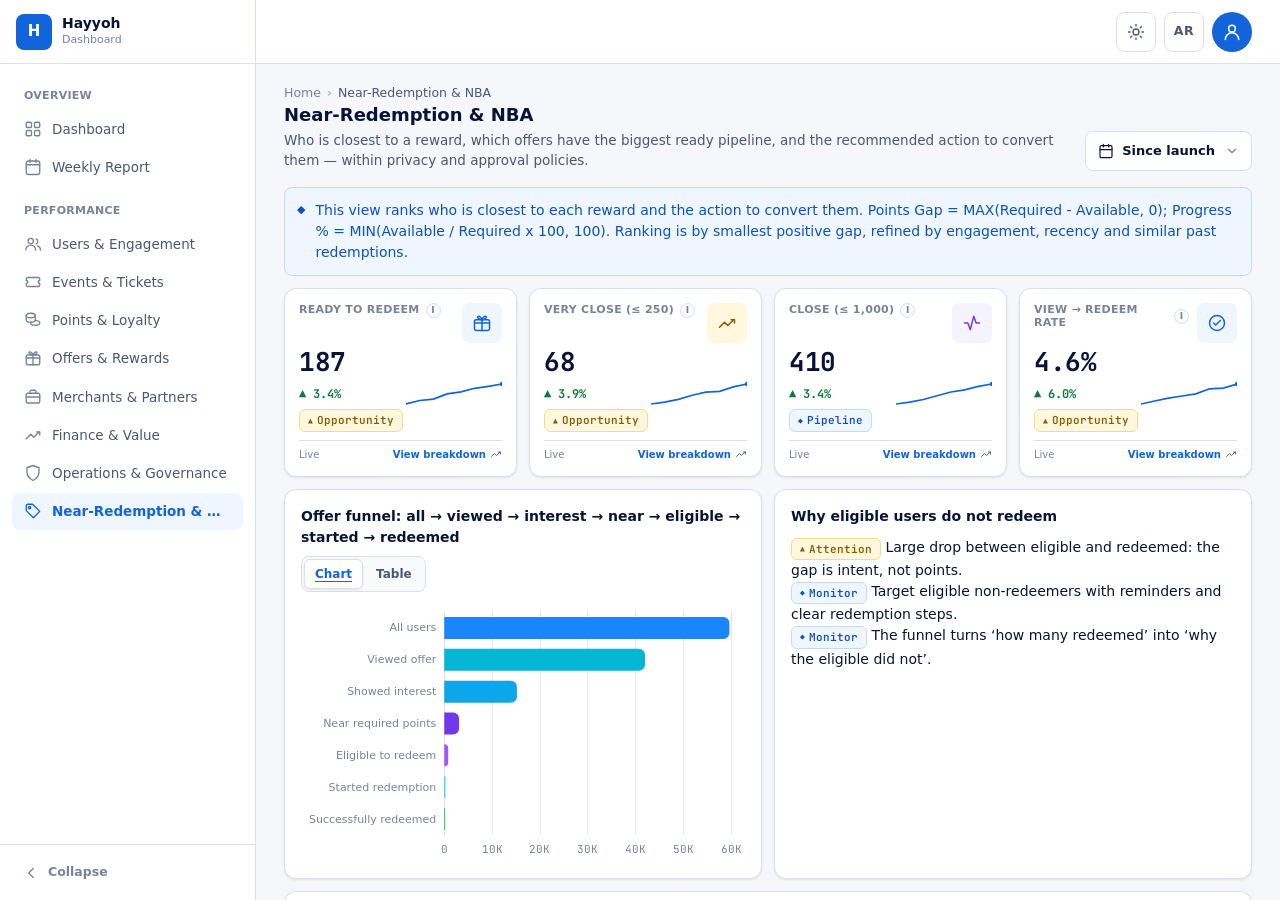
<file: near-redemption.html>
<!DOCTYPE html>
<html lang="en" dir="ltr">
  <head>
    <meta charset="utf-8">
    <meta name="viewport" content="width=device-width, initial-scale=1">
    <meta name="color-scheme" content="dark light">
    <title>Near-Redemption &amp; NBA — Hayyoh</title>
    <link rel="preconnect" href="https://fonts.googleapis.com">
    <link rel="preconnect" href="https://fonts.gstatic.com" crossorigin>
    <link rel="stylesheet" href="https://fonts.googleapis.com/css2?family=JetBrains+Mono:wght@400;500;700&display=swap">
    <link rel="stylesheet" href="assets/css/app.css">
    <link rel="stylesheet" href="assets/css/components.css">
    <link rel="stylesheet" href="assets/css/responsive.css">
    <script src="assets/js/preferences.js"></script>
  </head>
  <body>
    <div class="app-shell">
      <div class="sidebar-overlay" id="sidebar-overlay"></div>
      <aside class="sidebar" id="sidebar">
        <div class="sidebar-brand"><span class="brand-mark" aria-hidden="true">H</span>
          <div class="brand-text"><span class="brand-name">Hayyoh</span><span class="brand-caption"><span data-en="Dashboard" data-ar="لوحة المعلومات">Dashboard</span></span>
          </div>
          <button type="button" class="icon-button sidebar-close" id="sidebar-close" aria-label="Close navigation" data-i18n-label="closeNavigation">✕</button>
        </div>
        <nav class="sidebar-nav" aria-label="Main navigation" data-i18n-label="mainNavigation">
          <p class="nav-section"><span data-en="Overview" data-ar="نظرة عامة">Overview</span></p>
          <ul class="nav-list">
            <li><a class="nav-link" href="index.html"><svg aria-hidden="true" focusable="false" width="18" height="18" viewBox="0 0 24 24" fill="none" stroke="currentColor" stroke-width="1.8" stroke-linecap="round" stroke-linejoin="round"><rect x="3" y="3" width="7" height="7" rx="1.5"/><rect x="14" y="3" width="7" height="7" rx="1.5"/><rect x="3" y="14" width="7" height="7" rx="1.5"/><rect x="14" y="14" width="7" height="7" rx="1.5"/></svg><span class="nav-label"><span data-en="Dashboard" data-ar="لوحة المعلومات">Dashboard</span></span></a></li>
            <li><a class="nav-link" href="weekly-report.html"><svg aria-hidden="true" focusable="false" width="18" height="18" viewBox="0 0 24 24" fill="none" stroke="currentColor" stroke-width="1.8" stroke-linecap="round" stroke-linejoin="round"><rect x="3" y="4" width="18" height="18" rx="3"/><path d="M3 9h18M8 2v4M16 2v4"/></svg><span class="nav-label"><span data-en="Weekly Report" data-ar="التقرير الأسبوعي">Weekly Report</span></span></a></li>
          </ul>
          <p class="nav-section"><span data-en="Performance" data-ar="الأداء">Performance</span></p>
          <ul class="nav-list">
            <li><a class="nav-link" href="users-engagement.html"><svg aria-hidden="true" focusable="false" width="18" height="18" viewBox="0 0 24 24" fill="none" stroke="currentColor" stroke-width="1.8" stroke-linecap="round" stroke-linejoin="round"><circle cx="9" cy="8" r="3.5"/><path d="M2.5 20a6.5 6.5 0 0 1 13 0"/><path d="M16 5.2a3.5 3.5 0 0 1 0 6.6M22 20a6 6 0 0 0-4-5.6"/></svg><span class="nav-label"><span data-en="Users &amp; Engagement" data-ar="المستخدمون والتفاعل">Users &amp; Engagement</span></span></a></li>
            <li><a class="nav-link" href="events-tickets.html"><svg aria-hidden="true" focusable="false" width="18" height="18" viewBox="0 0 24 24" fill="none" stroke="currentColor" stroke-width="1.8" stroke-linecap="round" stroke-linejoin="round"><path d="M3 8a2 2 0 0 1 2-2h14a2 2 0 0 1 2 2v2a2 2 0 0 0 0 4v2a2 2 0 0 1-2 2H5a2 2 0 0 1-2-2v-2a2 2 0 0 0 0-4z"/></svg><span class="nav-label"><span data-en="Events &amp; Tickets" data-ar="الفعاليات والتذاكر">Events &amp; Tickets</span></span></a></li>
            <li><a class="nav-link" href="points-loyalty.html"><svg aria-hidden="true" focusable="false" width="18" height="18" viewBox="0 0 24 24" fill="none" stroke="currentColor" stroke-width="1.8" stroke-linecap="round" stroke-linejoin="round"><ellipse cx="9" cy="6" rx="6" ry="3"/><path d="M3 6v6c0 1.7 2.7 3 6 3s6-1.3 6-3V6"/><path d="M15 12.5c2.8.3 6 1.4 6 3.5 0 1.7-2.7 3-6 3s-6-1.3-6-3"/></svg><span class="nav-label"><span data-en="Points &amp; Loyalty" data-ar="النقاط والولاء">Points &amp; Loyalty</span></span></a></li>
            <li><a class="nav-link" href="offers-rewards.html"><svg aria-hidden="true" focusable="false" width="18" height="18" viewBox="0 0 24 24" fill="none" stroke="currentColor" stroke-width="1.8" stroke-linecap="round" stroke-linejoin="round"><rect x="3" y="8" width="18" height="13" rx="2"/><path d="M3 12h18M12 8v13M12 8S10 3 7.5 4 9 8 12 8m0 0s2-5 4.5-4S15 8 12 8"/></svg><span class="nav-label"><span data-en="Offers &amp; Rewards" data-ar="العروض والمكافآت">Offers &amp; Rewards</span></span></a></li>
            <li><a class="nav-link" href="merchants-partners.html"><svg aria-hidden="true" focusable="false" width="18" height="18" viewBox="0 0 24 24" fill="none" stroke="currentColor" stroke-width="1.8" stroke-linecap="round" stroke-linejoin="round"><rect x="3" y="7" width="18" height="13" rx="2"/><path d="M8 7V5a2 2 0 0 1 2-2h4a2 2 0 0 1 2 2v2M3 12h18"/></svg><span class="nav-label"><span data-en="Merchants &amp; Partners" data-ar="التجار والشركاء">Merchants &amp; Partners</span></span></a></li>
            <li><a class="nav-link" href="finance-value.html"><svg aria-hidden="true" focusable="false" width="18" height="18" viewBox="0 0 24 24" fill="none" stroke="currentColor" stroke-width="1.8" stroke-linecap="round" stroke-linejoin="round"><path d="M3 17l6-6 4 4 7-7"/><path d="M17 8h4v4"/></svg><span class="nav-label"><span data-en="Finance &amp; Value" data-ar="المالية والقيمة">Finance &amp; Value</span></span></a></li>
            <li><a class="nav-link" href="operations-governance.html"><svg aria-hidden="true" focusable="false" width="18" height="18" viewBox="0 0 24 24" fill="none" stroke="currentColor" stroke-width="1.8" stroke-linecap="round" stroke-linejoin="round"><path d="M12 2l8 3v6c0 5-3.5 8.5-8 11-4.5-2.5-8-6-8-11V5z"/></svg><span class="nav-label"><span data-en="Operations &amp; Governance" data-ar="التشغيل والحوكمة">Operations &amp; Governance</span></span></a></li>
            <li><a class="nav-link is-active" href="near-redemption.html" aria-current="page"><svg aria-hidden="true" focusable="false" width="18" height="18" viewBox="0 0 24 24" fill="none" stroke="currentColor" stroke-width="1.8" stroke-linecap="round" stroke-linejoin="round"><path d="M3 11.5V5a2 2 0 0 1 2-2h6.5L21 12.5 12.5 21z"/><circle cx="7.5" cy="7.5" r="1.5"/></svg><span class="nav-label"><span data-en="Near-Redemption &amp; NBA" data-ar="القرب من العروض">Near-Redemption &amp; NBA</span></span></a></li>
          </ul>
        </nav>
        <div class="sidebar-footer">
          <button type="button" class="sidebar-collapse" id="sidebar-collapse" aria-pressed="false" aria-label="Collapse sidebar"><svg aria-hidden="true" focusable="false" width="18" height="18" viewBox="0 0 24 24" fill="none" stroke="currentColor" stroke-width="1.8" stroke-linecap="round" stroke-linejoin="round"><path d="M15 6l-6 6 6 6"/></svg><span class="nav-label"><span data-en="Collapse" data-ar="طي القائمة">Collapse</span></span></button>
        </div>
      </aside>
      <div class="app-main">
        <header class="app-header">
          <button type="button" class="icon-button menu-toggle" id="menu-toggle" aria-controls="sidebar" aria-expanded="false" aria-label="Open navigation" data-i18n-label="openNavigation"><svg aria-hidden="true" focusable="false" width="20" height="20" viewBox="0 0 24 24" fill="none" stroke="currentColor" stroke-width="2" stroke-linecap="round"><path d="M4 6h16M4 12h16M4 18h16"/></svg></button>
          <div class="header-brand"><span class="brand-mark brand-mark-small" aria-hidden="true">H</span><span class="brand-name">Hayyoh</span>
          </div>
          <div class="header-actions">
            <button type="button" class="icon-button" id="theme-toggle" aria-label="Switch to light mode"><svg class="icon-sun" aria-hidden="true" focusable="false" width="18" height="18" viewBox="0 0 24 24" fill="none" stroke="currentColor" stroke-width="1.8" stroke-linecap="round" stroke-linejoin="round"><circle cx="12" cy="12" r="4"/><path d="M12 2v2M12 20v2M4.9 4.9l1.4 1.4M17.7 17.7l1.4 1.4M2 12h2M20 12h2M4.9 19.1l1.4-1.4M17.7 6.3l1.4-1.4"/></svg><svg class="icon-moon" aria-hidden="true" focusable="false" width="18" height="18" viewBox="0 0 24 24" fill="none" stroke="currentColor" stroke-width="1.8" stroke-linecap="round" stroke-linejoin="round" hidden><path d="M21 12.8A9 9 0 1 1 11.2 3a7 7 0 0 0 9.8 9.8z"/></svg></button><span class="visually-hidden" id="theme-status" aria-live="polite"></span>
            <button type="button" class="icon-button language-toggle" id="language-toggle" lang="en" aria-label="Switch to Arabic">AR</button><span class="avatar" aria-hidden="true"><svg aria-hidden="true" focusable="false" width="20" height="20" viewBox="0 0 24 24" fill="none" stroke="currentColor" stroke-width="1.8" stroke-linecap="round" stroke-linejoin="round"><circle cx="12" cy="8" r="4"/><path d="M4 21a8 8 0 0 1 16 0"/></svg></span>
          </div>
        </header>
        <div class="page-toolbar">
          <div class="page-heading">
            <nav aria-label="Breadcrumb" data-i18n-label="breadcrumb">
              <ol class="breadcrumb">
                <li><a href="index.html"><span data-en="Home" data-ar="الرئيسية">Home</span></a></li>
                <li aria-current="page"><span data-en="Near-Redemption &amp; NBA" data-ar="القرب من العروض">Near-Redemption &amp; NBA</span></li>
              </ol>
            </nav>
            <h1 class="page-title"><span data-en="Near-Redemption &amp; NBA" data-ar="القرب من العروض">Near-Redemption &amp; NBA</span></h1>
            <p class="page-description"><span data-en="Who is closest to a reward, which offers have the biggest ready pipeline, and the recommended action to convert them — within privacy and approval policies." data-ar="من هو الأقرب إلى المكافأة، وأي العروض لديها أكبر خط جاهز، والإجراء الموصى به لتحويلهم — ضمن سياسات الخصوصية والاعتماد.">Who is closest to a reward, which offers have the biggest ready pipeline, and the recommended action to convert them — within privacy and approval policies.</span></p>
          </div>
          <div class="period-picker" id="period-picker">
            <button type="button" class="period-trigger" id="period-trigger" aria-haspopup="dialog" aria-expanded="false" aria-controls="period-menu" aria-label="Select reporting period" data-i18n-label="selectPeriod"><svg aria-hidden="true" focusable="false" width="16" height="16" viewBox="0 0 24 24" fill="none" stroke="currentColor" stroke-width="1.8" stroke-linecap="round" stroke-linejoin="round"><rect x="3" y="4" width="18" height="18" rx="2"/><path d="M16 2v4M8 2v4M3 10h18"/></svg><span class="period-label" id="period-label">Since launch</span><svg class="period-chevron" aria-hidden="true" focusable="false" width="14" height="14" viewBox="0 0 24 24" fill="none" stroke="currentColor" stroke-width="2" stroke-linecap="round" stroke-linejoin="round"><path d="M6 9l6 6 6-6"/></svg></button>
            <div class="period-menu" id="period-menu" role="dialog" aria-labelledby="period-heading" hidden>
              <p class="period-heading" id="period-heading"><span data-en="Period" data-ar="الفترة">Period</span></p>
              <div class="period-options" role="radiogroup" aria-labelledby="period-heading">
                <button type="button" role="radio" class="period-option" data-period="all" aria-checked="true"><span class="period-check" aria-hidden="true">✓</span><span data-en="Since launch" data-ar="منذ الإطلاق">Since launch</span></button>
                <button type="button" role="radio" class="period-option" data-period="w" aria-checked="false"><span class="period-check" aria-hidden="true">✓</span><span data-en="This week" data-ar="هذا الأسبوع">This week</span></button>
                <button type="button" role="radio" class="period-option" data-period="4w" aria-checked="false"><span class="period-check" aria-hidden="true">✓</span><span data-en="Last 4 weeks" data-ar="آخر 4 أسابيع">Last 4 weeks</span></button>
                <button type="button" role="radio" class="period-option" data-period="m" aria-checked="false"><span class="period-check" aria-hidden="true">✓</span><span data-en="Last month" data-ar="الشهر الماضي">Last month</span></button>
                <button type="button" role="radio" class="period-option" data-period="3m" aria-checked="false"><span class="period-check" aria-hidden="true">✓</span><span data-en="Last 3 months" data-ar="آخر 3 أشهر">Last 3 months</span></button>
                <button type="button" role="radio" class="period-option" data-period="custom" aria-checked="false"><span class="period-check" aria-hidden="true">✓</span><span data-en="Custom range" data-ar="فترة مخصصة">Custom range</span></button>
              </div>
              <div class="period-custom" id="period-custom" hidden>
                <label class="period-field"><span data-en="From" data-ar="من">From</span><input type="date" id="period-from" value="2026-08-16" min="2026-08-16" max="2026-10-11"></label>
                <label class="period-field"><span data-en="To" data-ar="إلى">To</span><input type="date" id="period-to" value="2026-10-11" min="2026-08-16" max="2026-10-11"></label>
                <p class="period-error" id="period-error" role="alert" hidden></p>
                <p class="period-hint"><span data-en="Available data: 16 Aug to 11 Oct 2026." data-ar="البيانات المتاحة: 16 أغسطس إلى 11 أكتوبر 2026.">Available data: 16 Aug to 11 Oct 2026.</span></p>
                <div class="period-actions">
                  <button type="button" class="button button-light" id="period-cancel"><span data-en="Cancel" data-ar="إلغاء">Cancel</span></button>
                  <button type="button" class="button button-primary" id="period-apply"><span data-en="Apply" data-ar="تطبيق">Apply</span></button>
                </div>
              </div>
            </div>
          </div>
        </div>
        <main class="app-content" id="main-content">
          <div class="alert alert-info" role="note"><span class="alert-mark" aria-hidden="true">◆</span>
            <p><span data-en="This view ranks who is closest to each reward and the action to convert them. Points Gap = MAX(Required - Available, 0); Progress % = MIN(Available / Required x 100, 100). Ranking is by smallest positive gap, refined by engagement, recency and similar past redemptions." data-ar="يرتّب هذا العرض الأقرب لكل مكافأة والإجراء اللازم لتحويلهم. فجوة النقاط = MAX(المطلوب - المتاح، 0)؛ نسبة التقدّم = MIN(المتاح ÷ المطلوب × 100، 100). الترتيب حسب أصغر فجوة موجبة، مع مراعاة التفاعل والحداثة والاستبدالات المشابهة.">This view ranks who is closest to each reward and the action to convert them. Points Gap = MAX(Required - Available, 0); Progress % = MIN(Available / Required x 100, 100). Ranking is by smallest positive gap, refined by engagement, recency and similar past redemptions.</span></p>
          </div>
          <div class="dashboard-grid dashboard-grid-4">
            <article class="kpi" data-detail="ready-to-redeem" role="button" tabindex="0" aria-label="Ready to redeem details">
              <div class="kpi-head"><span class="kpi-title"><span data-en="Ready to redeem" data-ar="جاهزون للاستبدال">Ready to redeem</span><span class="kpi-hint" aria-hidden="true">i<span class="kpi-hint-text">Users holding enough points to redeem at least one reward now, but who have not.</span></span></span><span class="kpi-icon kpi-icon-teal"><svg aria-hidden="true" focusable="false" width="20" height="20" viewBox="0 0 24 24" fill="none" stroke="currentColor" stroke-width="1.8" stroke-linecap="round" stroke-linejoin="round"><rect x="3" y="8" width="18" height="13" rx="2"/><path d="M3 12h18M12 8v13M12 8S10 3 7.5 4 9 8 12 8m0 0s2-5 4.5-4S15 8 12 8"/></svg></span>
              </div>
              <p class="kpi-value">187</p>
              <div class="kpi-trend"><span class="delta is-positive">▲ 3.4%</span>
                <svg class="spark" width="96" height="26" viewBox="0 0 96 26" aria-hidden="true" focusable="false"><polyline points="0.0,23.0 13.7,19.5 27.4,18.1 41.1,12.9 54.9,10.8 68.6,7.3 82.3,5.3 96.0,3.0" fill="none" stroke="currentColor" stroke-width="1.7"/><circle cx="96.0" cy="3.0" r="2.2" fill="currentColor"/></svg>
              </div>
              <div class="kpi-status"><span class="status status-amber"><span class="status-mark" aria-hidden="true">▲</span><span data-en="Opportunity" data-ar="فرصة">Opportunity</span></span>
              </div>
              <div class="kpi-footer"><span class="kpi-period">Live</span><span class="kpi-link"><span data-en="View breakdown" data-ar="عرض التفاصيل">View breakdown</span> <svg aria-hidden="true" focusable="false" width="12" height="12" viewBox="0 0 24 24" fill="none" stroke="currentColor" stroke-width="1.8" stroke-linecap="round" stroke-linejoin="round"><path d="M3 17l6-6 4 4 7-7"/><path d="M17 8h4v4"/></svg></span>
              </div>
            </article>
            <article class="kpi" data-detail="very-close-250" role="button" tabindex="0" aria-label="Very close (≤ 250) details">
              <div class="kpi-head"><span class="kpi-title"><span data-en="Very close (≤ 250)" data-ar="قريبون جداً (≤ 250)">Very close (≤ 250)</span><span class="kpi-hint" aria-hidden="true">i<span class="kpi-hint-text">Users within 250 points of a target reward.</span></span></span><span class="kpi-icon kpi-icon-amber"><svg aria-hidden="true" focusable="false" width="20" height="20" viewBox="0 0 24 24" fill="none" stroke="currentColor" stroke-width="1.8" stroke-linecap="round" stroke-linejoin="round"><path d="M3 17l6-6 4 4 7-7"/><path d="M17 8h4v4"/></svg></span>
              </div>
              <p class="kpi-value">68</p>
              <div class="kpi-trend"><span class="delta is-positive">▲ 3.9%</span>
                <svg class="spark" width="96" height="26" viewBox="0 0 96 26" aria-hidden="true" focusable="false"><polyline points="0.0,23.0 13.7,21.1 27.4,18.4 41.1,14.2 54.9,11.2 68.6,10.4 82.3,5.9 96.0,3.0" fill="none" stroke="currentColor" stroke-width="1.7"/><circle cx="96.0" cy="3.0" r="2.2" fill="currentColor"/></svg>
              </div>
              <div class="kpi-status"><span class="status status-amber"><span class="status-mark" aria-hidden="true">▲</span><span data-en="Opportunity" data-ar="فرصة">Opportunity</span></span>
              </div>
              <div class="kpi-footer"><span class="kpi-period">Live</span><span class="kpi-link"><span data-en="View breakdown" data-ar="عرض التفاصيل">View breakdown</span> <svg aria-hidden="true" focusable="false" width="12" height="12" viewBox="0 0 24 24" fill="none" stroke="currentColor" stroke-width="1.8" stroke-linecap="round" stroke-linejoin="round"><path d="M3 17l6-6 4 4 7-7"/><path d="M17 8h4v4"/></svg></span>
              </div>
            </article>
            <article class="kpi" data-detail="close-1-000" role="button" tabindex="0" aria-label="Close (≤ 1,000) details">
              <div class="kpi-head"><span class="kpi-title"><span data-en="Close (≤ 1,000)" data-ar="قريبون (≤ 1,000)">Close (≤ 1,000)</span><span class="kpi-hint" aria-hidden="true">i<span class="kpi-hint-text">Users within 1,000 points of a target reward.</span></span></span><span class="kpi-icon kpi-icon-purple"><svg aria-hidden="true" focusable="false" width="20" height="20" viewBox="0 0 24 24" fill="none" stroke="currentColor" stroke-width="1.8" stroke-linecap="round" stroke-linejoin="round"><path d="M3 12h4l3 8 4-16 3 8h4"/></svg></span>
              </div>
              <p class="kpi-value">410</p>
              <div class="kpi-trend"><span class="delta is-positive">▲ 3.4%</span>
                <svg class="spark" width="96" height="26" viewBox="0 0 96 26" aria-hidden="true" focusable="false"><polyline points="0.0,23.0 13.7,21.1 27.4,18.5 41.1,14.8 54.9,11.0 68.6,8.8 82.3,5.4 96.0,3.0" fill="none" stroke="currentColor" stroke-width="1.7"/><circle cx="96.0" cy="3.0" r="2.2" fill="currentColor"/></svg>
              </div>
              <div class="kpi-status"><span class="status status-info"><span class="status-mark" aria-hidden="true">◆</span><span data-en="Pipeline" data-ar="قيد التهيئة">Pipeline</span></span>
              </div>
              <div class="kpi-footer"><span class="kpi-period">Live</span><span class="kpi-link"><span data-en="View breakdown" data-ar="عرض التفاصيل">View breakdown</span> <svg aria-hidden="true" focusable="false" width="12" height="12" viewBox="0 0 24 24" fill="none" stroke="currentColor" stroke-width="1.8" stroke-linecap="round" stroke-linejoin="round"><path d="M3 17l6-6 4 4 7-7"/><path d="M17 8h4v4"/></svg></span>
              </div>
            </article>
            <article class="kpi" data-detail="view-redeem-rate" role="button" tabindex="0" aria-label="View → redeem rate details">
              <div class="kpi-head"><span class="kpi-title"><span data-en="View → redeem rate" data-ar="معدل التحويل: مشاهدة ← استبدال">View → redeem rate</span><span class="kpi-hint" aria-hidden="true">i<span class="kpi-hint-text">Conversion from offer view to redemption.</span></span></span><span class="kpi-icon kpi-icon-blue"><svg aria-hidden="true" focusable="false" width="20" height="20" viewBox="0 0 24 24" fill="none" stroke="currentColor" stroke-width="1.8" stroke-linecap="round" stroke-linejoin="round"><circle cx="12" cy="12" r="9"/><path d="M8 12l2.5 2.5L16 9"/></svg></span>
              </div>
              <p class="kpi-value">4.6%</p>
              <div class="kpi-trend"><span class="delta is-positive">▲ 6.0%</span>
                <svg class="spark" width="96" height="26" viewBox="0 0 96 26" aria-hidden="true" focusable="false"><polyline points="0.0,23.0 13.7,20.0 27.4,17.2 41.1,15.0 54.9,12.8 68.6,7.8 82.3,7.1 96.0,3.0" fill="none" stroke="currentColor" stroke-width="1.7"/><circle cx="96.0" cy="3.0" r="2.2" fill="currentColor"/></svg>
              </div>
              <div class="kpi-status"><span class="status status-amber"><span class="status-mark" aria-hidden="true">▲</span><span data-en="Opportunity" data-ar="فرصة">Opportunity</span></span>
              </div>
              <div class="kpi-footer"><span class="kpi-period">Live</span><span class="kpi-link"><span data-en="View breakdown" data-ar="عرض التفاصيل">View breakdown</span> <svg aria-hidden="true" focusable="false" width="12" height="12" viewBox="0 0 24 24" fill="none" stroke="currentColor" stroke-width="1.8" stroke-linecap="round" stroke-linejoin="round"><path d="M3 17l6-6 4 4 7-7"/><path d="M17 8h4v4"/></svg></span>
              </div>
            </article>
          </div>
          <div class="dashboard-grid dashboard-grid-2">
            <section class="card chart-card">
              <div class="card-header">
                <h2 class="card-title"><span data-en="Offer funnel: all → viewed → interest → near → eligible → started → redeemed" data-ar="قمع العروض: الكل ← مشاهدة ← اهتمام ← قريب ← مؤهل ← بدأ ← استبدل">Offer funnel: all → viewed → interest → near → eligible → started → redeemed</span></h2>
                <div class="view-switch" role="group" aria-label="Chart or table view" data-i18n-label="viewSwitch">
                  <button type="button" data-view="chart" data-view-for="nbaFunnel" aria-pressed="true"><span data-en="Chart" data-ar="الرسم البياني">Chart</span></button>
                  <button type="button" data-view="table" data-view-for="nbaFunnel" aria-pressed="false"><span data-en="Table" data-ar="الجدول">Table</span></button>
                </div>
              </div>
              <div id="nbaFunnel" class="chart" role="img" aria-label="Offer funnel: all → viewed → interest → near → eligible → started → redeemed"></div>
              <div id="nbaFunnel-table" hidden>
                <div class="table-wrap">
                  <table class="data-table">
                    <caption class="visually-hidden">Offer funnel: all → viewed → interest → near → eligible → started → redeemed</caption>
                    <thead>
                      <tr>
                        <th scope="col">Stage</th>
                        <th scope="col">Users</th>
                      </tr>
                    </thead>
                    <tbody>
                      <tr>
                        <td>All users</td>
                        <td>59,665</td>
                      </tr>
                      <tr>
                        <td>Viewed offer</td>
                        <td>42,000</td>
                      </tr>
                      <tr>
                        <td>Showed interest</td>
                        <td>15,200</td>
                      </tr>
                      <tr>
                        <td>Near required points</td>
                        <td>3,100</td>
                      </tr>
                      <tr>
                        <td>Eligible to redeem</td>
                        <td>820</td>
                      </tr>
                      <tr>
                        <td>Started redemption</td>
                        <td>240</td>
                      </tr>
                      <tr>
                        <td>Successfully redeemed</td>
                        <td>193</td>
                      </tr>
                    </tbody>
                  </table>
                </div>
              </div>
            </section>
            <section class="card">
              <h2 class="card-title"><span data-en="Why eligible users do not redeem" data-ar="لماذا لا يستبدل المؤهلون">Why eligible users do not redeem</span></h2>
              <ul class='bul'>
                <li><span class="status status-amber"><span class="status-mark" aria-hidden="true">▲</span><span data-en="Attention" data-ar="يحتاج انتباه">Attention</span></span> Large drop between eligible and redeemed: the gap is intent, not points.</li>
                <li><span class="status status-info"><span class="status-mark" aria-hidden="true">◆</span><span data-en="Monitor" data-ar="مراقبة">Monitor</span></span> Target eligible non-redeemers with reminders and clear redemption steps.</li>
                <li><span class="status status-info"><span class="status-mark" aria-hidden="true">◆</span><span data-en="Monitor" data-ar="مراقبة">Monitor</span></span> The funnel turns ‘how many redeemed’ into ‘why the eligible did not’.</li>
              </ul>
            </section>
          </div>
          <section class="card chart-card">
            <div class="card-header">
              <h2 class="card-title"><span data-en="Top-10 highest-point offers — ready &amp; near pipeline" data-ar="أعلى 10 عروض نقاطاً — الجاهزون والقريبون">Top-10 highest-point offers — ready &amp; near pipeline</span></h2>
              <div class="view-switch" role="group" aria-label="Chart or table view" data-i18n-label="viewSwitch">
                <button type="button" data-view="chart" data-view-for="nbaOffers" aria-pressed="true"><span data-en="Chart" data-ar="الرسم البياني">Chart</span></button>
                <button type="button" data-view="table" data-view-for="nbaOffers" aria-pressed="false"><span data-en="Table" data-ar="الجدول">Table</span></button>
              </div>
            </div>
            <div id="nbaOffers" class="chart chart-tall" role="img" aria-label="Top-10 highest-point offers — ready &amp; near pipeline"></div>
            <div id="nbaOffers-table" hidden>
              <div class="table-wrap">
                <table class="data-table">
                  <caption class="visually-hidden">Top-10 highest-point offers — ready &amp; near pipeline</caption>
                  <thead>
                    <tr>
                      <th scope="col">Offer</th>
                      <th scope="col">Required</th>
                      <th scope="col">Eligible</th>
                      <th scope="col">Gap ≤250</th>
                      <th scope="col">Gap ≤500</th>
                      <th scope="col">Gap ≤1000</th>
                      <th scope="col">Redemptions</th>
                    </tr>
                  </thead>
                  <tbody>
                    <tr>
                      <td>Aston Martin DBX</td>
                      <td>207,000</td>
                      <td>1</td>
                      <td>0</td>
                      <td>0</td>
                      <td>2</td>
                      <td>0</td>
                    </tr>
                    <tr>
                      <td>Land Cruiser VXR</td>
                      <td>126,000</td>
                      <td>3</td>
                      <td>1</td>
                      <td>2</td>
                      <td>4</td>
                      <td>0</td>
                    </tr>
                    <tr>
                      <td>Mini Cooper / BMW X2</td>
                      <td>111,600</td>
                      <td>4</td>
                      <td>2</td>
                      <td>3</td>
                      <td>6</td>
                      <td>0</td>
                    </tr>
                    <tr>
                      <td>Patek Philippe Aquanaut</td>
                      <td>110,000</td>
                      <td>5</td>
                      <td>2</td>
                      <td>3</td>
                      <td>7</td>
                      <td>0</td>
                    </tr>
                    <tr>
                      <td>Jetour T2 Luxury</td>
                      <td>91,800</td>
                      <td>7</td>
                      <td>3</td>
                      <td>5</td>
                      <td>9</td>
                      <td>0</td>
                    </tr>
                    <tr>
                      <td>Toyota RAV4</td>
                      <td>72,000</td>
                      <td>11</td>
                      <td>4</td>
                      <td>7</td>
                      <td>14</td>
                      <td>0</td>
                    </tr>
                    <tr>
                      <td>Louis Erard Flinqué</td>
                      <td>43,200</td>
                      <td>38</td>
                      <td>6</td>
                      <td>10</td>
                      <td>18</td>
                      <td>1</td>
                    </tr>
                    <tr>
                      <td>iPhone 18 Pro 512GB</td>
                      <td>40,000</td>
                      <td>62</td>
                      <td>9</td>
                      <td>15</td>
                      <td>28</td>
                      <td>2</td>
                    </tr>
                    <tr>
                      <td>iPhone 18 Pro 256GB</td>
                      <td>35,000</td>
                      <td>120</td>
                      <td>18</td>
                      <td>30</td>
                      <td>55</td>
                      <td>7</td>
                    </tr>
                    <tr>
                      <td>Nojoom Bundle 75K</td>
                      <td>23,400</td>
                      <td>210</td>
                      <td>32</td>
                      <td>60</td>
                      <td>110</td>
                      <td>10</td>
                    </tr>
                  </tbody>
                </table>
              </div>
            </div>
          </section>
          <section class="card">
            <h2 class="card-title"><span data-en="Closest users to a target reward (example: Toyota RAV4, 72,000 points)" data-ar="أقرب المستخدمين لمكافأة (مثال: تويوتا RAV4، 72,000 نقطة)">Closest users to a target reward (example: Toyota RAV4, 72,000 points)</span></h2>
            <div class="table-wrap">
              <table class="data-table">
                <thead>
                  <tr>
                    <th scope="col">User (masked)</th>
                    <th scope="col">Current</th>
                    <th scope="col">Required</th>
                    <th scope="col">Gap</th>
                    <th scope="col">Progress %</th>
                    <th scope="col">Recent</th>
                    <th scope="col">Interest</th>
                  </tr>
                </thead>
                <tbody>
                  <tr>
                    <td>User 66021</td>
                    <td>71,850</td>
                    <td>72,000</td>
                    <td>150</td>
                    <td>99.8%</td>
                    <td>نشط اليوم</td>
                    <td>شاهد العرض ٥ مرات</td>
                  </tr>
                  <tr>
                    <td>User 65940</td>
                    <td>71,600</td>
                    <td>72,000</td>
                    <td>400</td>
                    <td>99.4%</td>
                    <td>نشط اليوم</td>
                    <td>شاهد ٣ مرات</td>
                  </tr>
                  <tr>
                    <td>User 64800</td>
                    <td>71,250</td>
                    <td>72,000</td>
                    <td>750</td>
                    <td>99.0%</td>
                    <td>نشط أمس</td>
                    <td>استبدل مشابهاً</td>
                  </tr>
                  <tr>
                    <td>User 63900</td>
                    <td>70,900</td>
                    <td>72,000</td>
                    <td>1,100</td>
                    <td>98.5%</td>
                    <td>نشط هذا الأسبوع</td>
                    <td>شاهد مرتين</td>
                  </tr>
                  <tr>
                    <td>User 62800</td>
                    <td>70,600</td>
                    <td>72,000</td>
                    <td>1,400</td>
                    <td>98.1%</td>
                    <td>نشط أمس</td>
                    <td>فتح التفاصيل</td>
                  </tr>
                  <tr>
                    <td>User 62200</td>
                    <td>70,050</td>
                    <td>72,000</td>
                    <td>1,950</td>
                    <td>97.3%</td>
                    <td>نشط هذا الأسبوع</td>
                    <td>شاهد ٤ مرات</td>
                  </tr>
                </tbody>
              </table>
            </div>
          </section>
          <div class="dashboard-grid dashboard-grid-2 decision-grid">
            <section class="decision">
              <h2 class="decision-title"><svg aria-hidden="true" focusable="false" width="16" height="16" viewBox="0 0 24 24" fill="none" stroke="currentColor" stroke-width="1.8" stroke-linecap="round" stroke-linejoin="round"><path d="M3 12h4l3 8 4-16 3 8h4"/></svg> <span data-en="What this tells you" data-ar="ماذا يُظهر هذا">What this tells you</span></h2>
              <ul class="bullet-list">
                <li><span data-en="Who is closest to each offer, and by how much?" data-ar="من الأقرب لكل عرض، وكم ينقصه؟">Who is closest to each offer, and by how much?</span></li>
                <li><span data-en="Which offer has the largest near-threshold base?" data-ar="أي عرض لديه أكبر قاعدة قريبة من العتبة؟">Which offer has the largest near-threshold base?</span></li>
                <li><span data-en="Why have eligible users not redeemed?" data-ar="لماذا لم يستبدل المؤهلون؟">Why have eligible users not redeemed?</span></li>
              </ul>
            </section>
            <section class="decision">
              <h2 class="decision-title"><svg aria-hidden="true" focusable="false" width="16" height="16" viewBox="0 0 24 24" fill="none" stroke="currentColor" stroke-width="1.8" stroke-linecap="round" stroke-linejoin="round"><circle cx="12" cy="12" r="9"/><path d="M8 12l2.5 2.5L16 9"/></svg> <span data-en="Recommended actions" data-ar="الإجراءات المقترحة">Recommended actions</span></h2>
              <ul class="bullet-list">
                <li><span data-en="Approve a Next-Best-Action list ranked by impact." data-ar="اعتماد قائمة الإجراء الأمثل مرتّبة حسب الأثر.">Approve a Next-Best-Action list ranked by impact.</span></li>
                <li><span data-en="Nudge near-threshold users for high-opportunity offers." data-ar="تحفيز القريبين من العتبة للعروض عالية الفرصة.">Nudge near-threshold users for high-opportunity offers.</span></li>
                <li><span data-en="Remove redemption-step barriers for eligible users." data-ar="إزالة عوائق خطوة الاستبدال للمؤهلين.">Remove redemption-step barriers for eligible users.</span></li>
              </ul>
            </section>
          </div>
        </main>
        <footer class="app-footer"><span data-en="Hayyoh · Near-Redemption &amp; NBA" data-ar="حيّوه · القرب من العروض">Hayyoh · Near-Redemption &amp; NBA</span>
        </footer>
      </div>
    </div>
    <div class="drawer-overlay" id="drawer-overlay"></div>
    <aside class="drawer" id="kpi-drawer" role="dialog" aria-modal="true" aria-labelledby="kpi-drawer-title" aria-label="Details" data-i18n-label="details"></aside>
    <script src="assets/vendor/echarts/echarts.min.js"></script>
    <script src="assets/js/app.js"></script>
    <script src="assets/js/i18n.js"></script>
    <script src="assets/js/theme.js"></script>
    <script src="assets/js/charts.js"></script>
    <script src="assets/js/sidebar.js"></script>
    <script src="assets/js/period-picker.js"></script>
    <script src="assets/js/dashboard.js"></script>
    <script src="assets/js/data.js"></script>
    <script src="assets/js/pages/near-redemption.js"></script>
  </body>
</html>
</file>
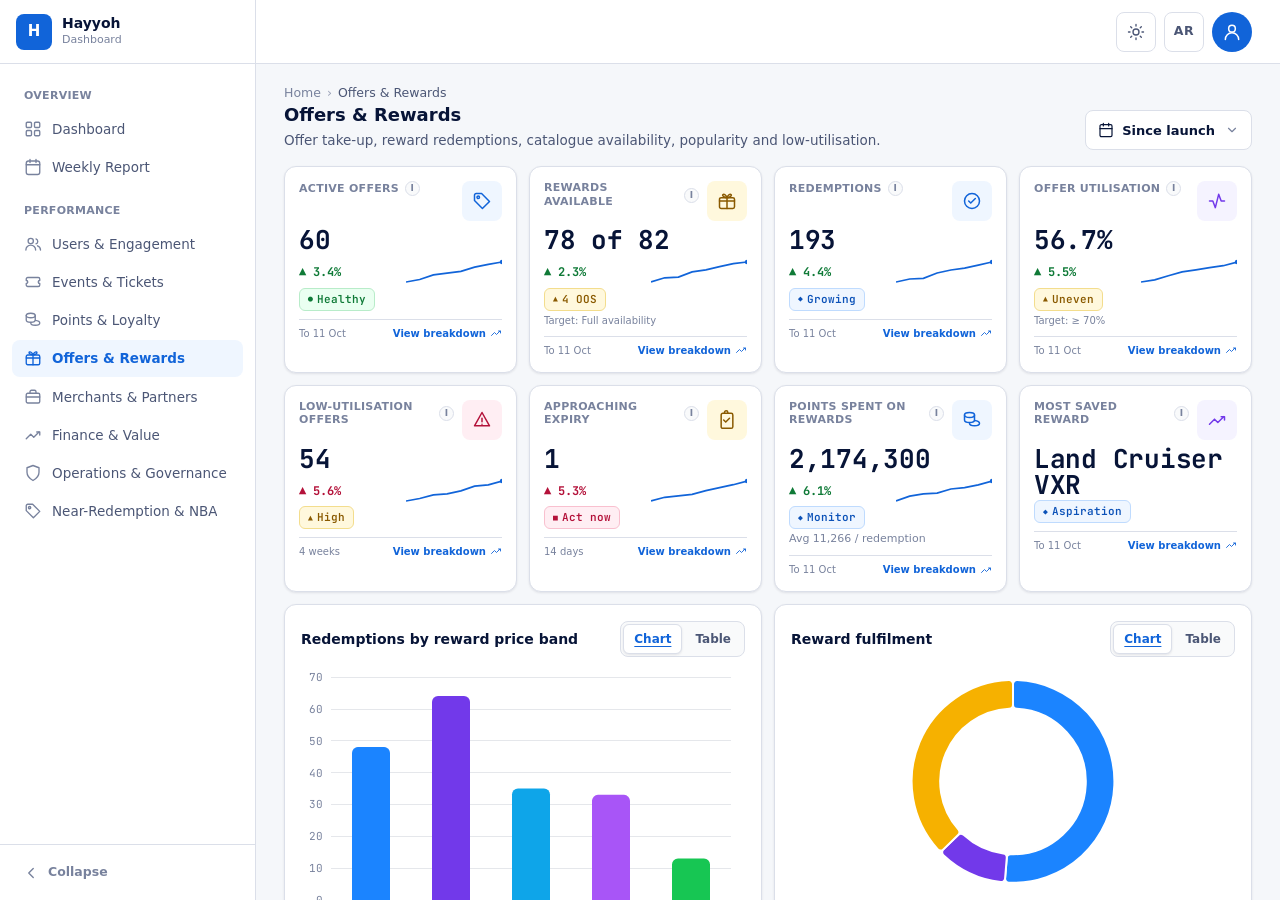
<file: offers-rewards.html>
<!DOCTYPE html>
<html lang="en" dir="ltr">
  <head>
    <meta charset="utf-8">
    <meta name="viewport" content="width=device-width, initial-scale=1">
    <meta name="color-scheme" content="dark light">
    <title>Offers &amp; Rewards — Hayyoh</title>
    <link rel="preconnect" href="https://fonts.googleapis.com">
    <link rel="preconnect" href="https://fonts.gstatic.com" crossorigin>
    <link rel="stylesheet" href="https://fonts.googleapis.com/css2?family=JetBrains+Mono:wght@400;500;700&display=swap">
    <link rel="stylesheet" href="assets/css/app.css">
    <link rel="stylesheet" href="assets/css/components.css">
    <link rel="stylesheet" href="assets/css/responsive.css">
    <script src="assets/js/preferences.js"></script>
  </head>
  <body>
    <div class="app-shell">
      <div class="sidebar-overlay" id="sidebar-overlay"></div>
      <aside class="sidebar" id="sidebar">
        <div class="sidebar-brand"><span class="brand-mark" aria-hidden="true">H</span>
          <div class="brand-text"><span class="brand-name">Hayyoh</span><span class="brand-caption"><span data-en="Dashboard" data-ar="لوحة المعلومات">Dashboard</span></span>
          </div>
          <button type="button" class="icon-button sidebar-close" id="sidebar-close" aria-label="Close navigation" data-i18n-label="closeNavigation">✕</button>
        </div>
        <nav class="sidebar-nav" aria-label="Main navigation" data-i18n-label="mainNavigation">
          <p class="nav-section"><span data-en="Overview" data-ar="نظرة عامة">Overview</span></p>
          <ul class="nav-list">
            <li><a class="nav-link" href="index.html"><svg aria-hidden="true" focusable="false" width="18" height="18" viewBox="0 0 24 24" fill="none" stroke="currentColor" stroke-width="1.8" stroke-linecap="round" stroke-linejoin="round"><rect x="3" y="3" width="7" height="7" rx="1.5"/><rect x="14" y="3" width="7" height="7" rx="1.5"/><rect x="3" y="14" width="7" height="7" rx="1.5"/><rect x="14" y="14" width="7" height="7" rx="1.5"/></svg><span class="nav-label"><span data-en="Dashboard" data-ar="لوحة المعلومات">Dashboard</span></span></a></li>
            <li><a class="nav-link" href="weekly-report.html"><svg aria-hidden="true" focusable="false" width="18" height="18" viewBox="0 0 24 24" fill="none" stroke="currentColor" stroke-width="1.8" stroke-linecap="round" stroke-linejoin="round"><rect x="3" y="4" width="18" height="18" rx="3"/><path d="M3 9h18M8 2v4M16 2v4"/></svg><span class="nav-label"><span data-en="Weekly Report" data-ar="التقرير الأسبوعي">Weekly Report</span></span></a></li>
          </ul>
          <p class="nav-section"><span data-en="Performance" data-ar="الأداء">Performance</span></p>
          <ul class="nav-list">
            <li><a class="nav-link" href="users-engagement.html"><svg aria-hidden="true" focusable="false" width="18" height="18" viewBox="0 0 24 24" fill="none" stroke="currentColor" stroke-width="1.8" stroke-linecap="round" stroke-linejoin="round"><circle cx="9" cy="8" r="3.5"/><path d="M2.5 20a6.5 6.5 0 0 1 13 0"/><path d="M16 5.2a3.5 3.5 0 0 1 0 6.6M22 20a6 6 0 0 0-4-5.6"/></svg><span class="nav-label"><span data-en="Users &amp; Engagement" data-ar="المستخدمون والتفاعل">Users &amp; Engagement</span></span></a></li>
            <li><a class="nav-link" href="events-tickets.html"><svg aria-hidden="true" focusable="false" width="18" height="18" viewBox="0 0 24 24" fill="none" stroke="currentColor" stroke-width="1.8" stroke-linecap="round" stroke-linejoin="round"><path d="M3 8a2 2 0 0 1 2-2h14a2 2 0 0 1 2 2v2a2 2 0 0 0 0 4v2a2 2 0 0 1-2 2H5a2 2 0 0 1-2-2v-2a2 2 0 0 0 0-4z"/></svg><span class="nav-label"><span data-en="Events &amp; Tickets" data-ar="الفعاليات والتذاكر">Events &amp; Tickets</span></span></a></li>
            <li><a class="nav-link" href="points-loyalty.html"><svg aria-hidden="true" focusable="false" width="18" height="18" viewBox="0 0 24 24" fill="none" stroke="currentColor" stroke-width="1.8" stroke-linecap="round" stroke-linejoin="round"><ellipse cx="9" cy="6" rx="6" ry="3"/><path d="M3 6v6c0 1.7 2.7 3 6 3s6-1.3 6-3V6"/><path d="M15 12.5c2.8.3 6 1.4 6 3.5 0 1.7-2.7 3-6 3s-6-1.3-6-3"/></svg><span class="nav-label"><span data-en="Points &amp; Loyalty" data-ar="النقاط والولاء">Points &amp; Loyalty</span></span></a></li>
            <li><a class="nav-link is-active" href="offers-rewards.html" aria-current="page"><svg aria-hidden="true" focusable="false" width="18" height="18" viewBox="0 0 24 24" fill="none" stroke="currentColor" stroke-width="1.8" stroke-linecap="round" stroke-linejoin="round"><rect x="3" y="8" width="18" height="13" rx="2"/><path d="M3 12h18M12 8v13M12 8S10 3 7.5 4 9 8 12 8m0 0s2-5 4.5-4S15 8 12 8"/></svg><span class="nav-label"><span data-en="Offers &amp; Rewards" data-ar="العروض والمكافآت">Offers &amp; Rewards</span></span></a></li>
            <li><a class="nav-link" href="merchants-partners.html"><svg aria-hidden="true" focusable="false" width="18" height="18" viewBox="0 0 24 24" fill="none" stroke="currentColor" stroke-width="1.8" stroke-linecap="round" stroke-linejoin="round"><rect x="3" y="7" width="18" height="13" rx="2"/><path d="M8 7V5a2 2 0 0 1 2-2h4a2 2 0 0 1 2 2v2M3 12h18"/></svg><span class="nav-label"><span data-en="Merchants &amp; Partners" data-ar="التجار والشركاء">Merchants &amp; Partners</span></span></a></li>
            <li><a class="nav-link" href="finance-value.html"><svg aria-hidden="true" focusable="false" width="18" height="18" viewBox="0 0 24 24" fill="none" stroke="currentColor" stroke-width="1.8" stroke-linecap="round" stroke-linejoin="round"><path d="M3 17l6-6 4 4 7-7"/><path d="M17 8h4v4"/></svg><span class="nav-label"><span data-en="Finance &amp; Value" data-ar="المالية والقيمة">Finance &amp; Value</span></span></a></li>
            <li><a class="nav-link" href="operations-governance.html"><svg aria-hidden="true" focusable="false" width="18" height="18" viewBox="0 0 24 24" fill="none" stroke="currentColor" stroke-width="1.8" stroke-linecap="round" stroke-linejoin="round"><path d="M12 2l8 3v6c0 5-3.5 8.5-8 11-4.5-2.5-8-6-8-11V5z"/></svg><span class="nav-label"><span data-en="Operations &amp; Governance" data-ar="التشغيل والحوكمة">Operations &amp; Governance</span></span></a></li>
            <li><a class="nav-link" href="near-redemption.html"><svg aria-hidden="true" focusable="false" width="18" height="18" viewBox="0 0 24 24" fill="none" stroke="currentColor" stroke-width="1.8" stroke-linecap="round" stroke-linejoin="round"><path d="M3 11.5V5a2 2 0 0 1 2-2h6.5L21 12.5 12.5 21z"/><circle cx="7.5" cy="7.5" r="1.5"/></svg><span class="nav-label"><span data-en="Near-Redemption &amp; NBA" data-ar="القرب من العروض">Near-Redemption &amp; NBA</span></span></a></li>
          </ul>
        </nav>
        <div class="sidebar-footer">
          <button type="button" class="sidebar-collapse" id="sidebar-collapse" aria-pressed="false" aria-label="Collapse sidebar"><svg aria-hidden="true" focusable="false" width="18" height="18" viewBox="0 0 24 24" fill="none" stroke="currentColor" stroke-width="1.8" stroke-linecap="round" stroke-linejoin="round"><path d="M15 6l-6 6 6 6"/></svg><span class="nav-label"><span data-en="Collapse" data-ar="طي القائمة">Collapse</span></span></button>
        </div>
      </aside>
      <div class="app-main">
        <header class="app-header">
          <button type="button" class="icon-button menu-toggle" id="menu-toggle" aria-controls="sidebar" aria-expanded="false" aria-label="Open navigation" data-i18n-label="openNavigation"><svg aria-hidden="true" focusable="false" width="20" height="20" viewBox="0 0 24 24" fill="none" stroke="currentColor" stroke-width="2" stroke-linecap="round"><path d="M4 6h16M4 12h16M4 18h16"/></svg></button>
          <div class="header-brand"><span class="brand-mark brand-mark-small" aria-hidden="true">H</span><span class="brand-name">Hayyoh</span>
          </div>
          <div class="header-actions">
            <button type="button" class="icon-button" id="theme-toggle" aria-label="Switch to light mode"><svg class="icon-sun" aria-hidden="true" focusable="false" width="18" height="18" viewBox="0 0 24 24" fill="none" stroke="currentColor" stroke-width="1.8" stroke-linecap="round" stroke-linejoin="round"><circle cx="12" cy="12" r="4"/><path d="M12 2v2M12 20v2M4.9 4.9l1.4 1.4M17.7 17.7l1.4 1.4M2 12h2M20 12h2M4.9 19.1l1.4-1.4M17.7 6.3l1.4-1.4"/></svg><svg class="icon-moon" aria-hidden="true" focusable="false" width="18" height="18" viewBox="0 0 24 24" fill="none" stroke="currentColor" stroke-width="1.8" stroke-linecap="round" stroke-linejoin="round" hidden><path d="M21 12.8A9 9 0 1 1 11.2 3a7 7 0 0 0 9.8 9.8z"/></svg></button><span class="visually-hidden" id="theme-status" aria-live="polite"></span>
            <button type="button" class="icon-button language-toggle" id="language-toggle" lang="en" aria-label="Switch to Arabic">AR</button><span class="avatar" aria-hidden="true"><svg aria-hidden="true" focusable="false" width="20" height="20" viewBox="0 0 24 24" fill="none" stroke="currentColor" stroke-width="1.8" stroke-linecap="round" stroke-linejoin="round"><circle cx="12" cy="8" r="4"/><path d="M4 21a8 8 0 0 1 16 0"/></svg></span>
          </div>
        </header>
        <div class="page-toolbar">
          <div class="page-heading">
            <nav aria-label="Breadcrumb" data-i18n-label="breadcrumb">
              <ol class="breadcrumb">
                <li><a href="index.html"><span data-en="Home" data-ar="الرئيسية">Home</span></a></li>
                <li aria-current="page"><span data-en="Offers &amp; Rewards" data-ar="العروض والمكافآت">Offers &amp; Rewards</span></li>
              </ol>
            </nav>
            <h1 class="page-title"><span data-en="Offers &amp; Rewards" data-ar="العروض والمكافآت">Offers &amp; Rewards</span></h1>
            <p class="page-description"><span data-en="Offer take-up, reward redemptions, catalogue availability, popularity and low-utilisation." data-ar="الإقبال على العروض واستبدال المكافآت وتوافر الكتالوج والشعبية وضعف الاستخدام.">Offer take-up, reward redemptions, catalogue availability, popularity and low-utilisation.</span></p>
          </div>
          <div class="period-picker" id="period-picker">
            <button type="button" class="period-trigger" id="period-trigger" aria-haspopup="dialog" aria-expanded="false" aria-controls="period-menu" aria-label="Select reporting period" data-i18n-label="selectPeriod"><svg aria-hidden="true" focusable="false" width="16" height="16" viewBox="0 0 24 24" fill="none" stroke="currentColor" stroke-width="1.8" stroke-linecap="round" stroke-linejoin="round"><rect x="3" y="4" width="18" height="18" rx="2"/><path d="M16 2v4M8 2v4M3 10h18"/></svg><span class="period-label" id="period-label">Since launch</span><svg class="period-chevron" aria-hidden="true" focusable="false" width="14" height="14" viewBox="0 0 24 24" fill="none" stroke="currentColor" stroke-width="2" stroke-linecap="round" stroke-linejoin="round"><path d="M6 9l6 6 6-6"/></svg></button>
            <div class="period-menu" id="period-menu" role="dialog" aria-labelledby="period-heading" hidden>
              <p class="period-heading" id="period-heading"><span data-en="Period" data-ar="الفترة">Period</span></p>
              <div class="period-options" role="radiogroup" aria-labelledby="period-heading">
                <button type="button" role="radio" class="period-option" data-period="all" aria-checked="true"><span class="period-check" aria-hidden="true">✓</span><span data-en="Since launch" data-ar="منذ الإطلاق">Since launch</span></button>
                <button type="button" role="radio" class="period-option" data-period="w" aria-checked="false"><span class="period-check" aria-hidden="true">✓</span><span data-en="This week" data-ar="هذا الأسبوع">This week</span></button>
                <button type="button" role="radio" class="period-option" data-period="4w" aria-checked="false"><span class="period-check" aria-hidden="true">✓</span><span data-en="Last 4 weeks" data-ar="آخر 4 أسابيع">Last 4 weeks</span></button>
                <button type="button" role="radio" class="period-option" data-period="m" aria-checked="false"><span class="period-check" aria-hidden="true">✓</span><span data-en="Last month" data-ar="الشهر الماضي">Last month</span></button>
                <button type="button" role="radio" class="period-option" data-period="3m" aria-checked="false"><span class="period-check" aria-hidden="true">✓</span><span data-en="Last 3 months" data-ar="آخر 3 أشهر">Last 3 months</span></button>
                <button type="button" role="radio" class="period-option" data-period="custom" aria-checked="false"><span class="period-check" aria-hidden="true">✓</span><span data-en="Custom range" data-ar="فترة مخصصة">Custom range</span></button>
              </div>
              <div class="period-custom" id="period-custom" hidden>
                <label class="period-field"><span data-en="From" data-ar="من">From</span><input type="date" id="period-from" value="2026-08-16" min="2026-08-16" max="2026-10-11"></label>
                <label class="period-field"><span data-en="To" data-ar="إلى">To</span><input type="date" id="period-to" value="2026-10-11" min="2026-08-16" max="2026-10-11"></label>
                <p class="period-error" id="period-error" role="alert" hidden></p>
                <p class="period-hint"><span data-en="Available data: 16 Aug to 11 Oct 2026." data-ar="البيانات المتاحة: 16 أغسطس إلى 11 أكتوبر 2026.">Available data: 16 Aug to 11 Oct 2026.</span></p>
                <div class="period-actions">
                  <button type="button" class="button button-light" id="period-cancel"><span data-en="Cancel" data-ar="إلغاء">Cancel</span></button>
                  <button type="button" class="button button-primary" id="period-apply"><span data-en="Apply" data-ar="تطبيق">Apply</span></button>
                </div>
              </div>
            </div>
          </div>
        </div>
        <main class="app-content" id="main-content">
          <div class="dashboard-grid dashboard-grid-4">
            <article class="kpi" data-detail="active-offers" role="button" tabindex="0" aria-label="Active offers details">
              <div class="kpi-head"><span class="kpi-title"><span data-en="Active offers" data-ar="العروض النشطة">Active offers</span><span class="kpi-hint" aria-hidden="true">i<span class="kpi-hint-text">Offers active in the catalogue.</span></span></span><span class="kpi-icon kpi-icon-teal"><svg aria-hidden="true" focusable="false" width="20" height="20" viewBox="0 0 24 24" fill="none" stroke="currentColor" stroke-width="1.8" stroke-linecap="round" stroke-linejoin="round"><path d="M3 11.5V5a2 2 0 0 1 2-2h6.5L21 12.5 12.5 21z"/><circle cx="7.5" cy="7.5" r="1.5"/></svg></span>
              </div>
              <p class="kpi-value">60</p>
              <div class="kpi-trend"><span class="delta is-positive">▲ 3.4%</span>
                <svg class="spark" width="96" height="26" viewBox="0 0 96 26" aria-hidden="true" focusable="false"><polyline points="0.0,23.0 13.7,20.5 27.4,15.9 41.1,14.2 54.9,12.4 68.6,8.1 82.3,5.3 96.0,3.0" fill="none" stroke="currentColor" stroke-width="1.7"/><circle cx="96.0" cy="3.0" r="2.2" fill="currentColor"/></svg>
              </div>
              <div class="kpi-status"><span class="status status-green"><span class="status-mark" aria-hidden="true">●</span><span data-en="Healthy" data-ar="سليم">Healthy</span></span>
              </div>
              <div class="kpi-footer"><span class="kpi-period">To 11 Oct</span><span class="kpi-link"><span data-en="View breakdown" data-ar="عرض التفاصيل">View breakdown</span> <svg aria-hidden="true" focusable="false" width="12" height="12" viewBox="0 0 24 24" fill="none" stroke="currentColor" stroke-width="1.8" stroke-linecap="round" stroke-linejoin="round"><path d="M3 17l6-6 4 4 7-7"/><path d="M17 8h4v4"/></svg></span>
              </div>
            </article>
            <article class="kpi" data-detail="rewards-available" role="button" tabindex="0" aria-label="Rewards available details">
              <div class="kpi-head"><span class="kpi-title"><span data-en="Rewards available" data-ar="المكافآت المتاحة">Rewards available</span><span class="kpi-hint" aria-hidden="true">i<span class="kpi-hint-text">Catalogue rewards available (4 out of stock).</span></span></span><span class="kpi-icon kpi-icon-amber"><svg aria-hidden="true" focusable="false" width="20" height="20" viewBox="0 0 24 24" fill="none" stroke="currentColor" stroke-width="1.8" stroke-linecap="round" stroke-linejoin="round"><rect x="3" y="8" width="18" height="13" rx="2"/><path d="M3 12h18M12 8v13M12 8S10 3 7.5 4 9 8 12 8m0 0s2-5 4.5-4S15 8 12 8"/></svg></span>
              </div>
              <p class="kpi-value">78 of 82</p>
              <div class="kpi-trend"><span class="delta is-positive">▲ 2.3%</span>
                <svg class="spark" width="96" height="26" viewBox="0 0 96 26" aria-hidden="true" focusable="false"><polyline points="0.0,23.0 13.7,18.8 27.4,18.1 41.1,12.9 54.9,10.8 68.6,7.7 82.3,4.6 96.0,3.0" fill="none" stroke="currentColor" stroke-width="1.7"/><circle cx="96.0" cy="3.0" r="2.2" fill="currentColor"/></svg>
              </div>
              <div class="kpi-status"><span class="status status-amber"><span class="status-mark" aria-hidden="true">▲</span>4 OOS</span>
              </div>
              <p class="kpi-target"><span data-en="Target:" data-ar="المستهدف:">Target:</span> Full availability</p>
              <div class="kpi-footer"><span class="kpi-period">To 11 Oct</span><span class="kpi-link"><span data-en="View breakdown" data-ar="عرض التفاصيل">View breakdown</span> <svg aria-hidden="true" focusable="false" width="12" height="12" viewBox="0 0 24 24" fill="none" stroke="currentColor" stroke-width="1.8" stroke-linecap="round" stroke-linejoin="round"><path d="M3 17l6-6 4 4 7-7"/><path d="M17 8h4v4"/></svg></span>
              </div>
            </article>
            <article class="kpi" data-detail="redemptions" role="button" tabindex="0" aria-label="Redemptions details">
              <div class="kpi-head"><span class="kpi-title"><span data-en="Redemptions" data-ar="عمليات الاستبدال">Redemptions</span><span class="kpi-hint" aria-hidden="true">i<span class="kpi-hint-text">Reward redemptions since launch.</span></span></span><span class="kpi-icon kpi-icon-blue"><svg aria-hidden="true" focusable="false" width="20" height="20" viewBox="0 0 24 24" fill="none" stroke="currentColor" stroke-width="1.8" stroke-linecap="round" stroke-linejoin="round"><circle cx="12" cy="12" r="9"/><path d="M8 12l2.5 2.5L16 9"/></svg></span>
              </div>
              <p class="kpi-value">193</p>
              <div class="kpi-trend"><span class="delta is-positive">▲ 4.4%</span>
                <svg class="spark" width="96" height="26" viewBox="0 0 96 26" aria-hidden="true" focusable="false"><polyline points="0.0,23.0 13.7,20.0 27.4,19.3 41.1,14.0 54.9,11.0 68.6,9.2 82.3,6.2 96.0,3.0" fill="none" stroke="currentColor" stroke-width="1.7"/><circle cx="96.0" cy="3.0" r="2.2" fill="currentColor"/></svg>
              </div>
              <div class="kpi-status"><span class="status status-info"><span class="status-mark" aria-hidden="true">◆</span><span data-en="Growing" data-ar="ينمو">Growing</span></span>
              </div>
              <div class="kpi-footer"><span class="kpi-period">To 11 Oct</span><span class="kpi-link"><span data-en="View breakdown" data-ar="عرض التفاصيل">View breakdown</span> <svg aria-hidden="true" focusable="false" width="12" height="12" viewBox="0 0 24 24" fill="none" stroke="currentColor" stroke-width="1.8" stroke-linecap="round" stroke-linejoin="round"><path d="M3 17l6-6 4 4 7-7"/><path d="M17 8h4v4"/></svg></span>
              </div>
            </article>
            <article class="kpi" data-detail="offer-utilisation" role="button" tabindex="0" aria-label="Offer utilisation details">
              <div class="kpi-head"><span class="kpi-title"><span data-en="Offer utilisation" data-ar="نسبة استخدام العروض">Offer utilisation</span><span class="kpi-hint" aria-hidden="true">i<span class="kpi-hint-text">Active offers redeemed at least once (34 of 60).</span></span></span><span class="kpi-icon kpi-icon-purple"><svg aria-hidden="true" focusable="false" width="20" height="20" viewBox="0 0 24 24" fill="none" stroke="currentColor" stroke-width="1.8" stroke-linecap="round" stroke-linejoin="round"><path d="M3 12h4l3 8 4-16 3 8h4"/></svg></span>
              </div>
              <p class="kpi-value">56.7%</p>
              <div class="kpi-trend"><span class="delta is-positive">▲ 5.5%</span>
                <svg class="spark" width="96" height="26" viewBox="0 0 96 26" aria-hidden="true" focusable="false"><polyline points="0.0,23.0 13.7,20.9 27.4,16.7 41.1,12.9 54.9,10.8 68.6,8.7 82.3,6.7 96.0,3.0" fill="none" stroke="currentColor" stroke-width="1.7"/><circle cx="96.0" cy="3.0" r="2.2" fill="currentColor"/></svg>
              </div>
              <div class="kpi-status"><span class="status status-amber"><span class="status-mark" aria-hidden="true">▲</span><span data-en="Uneven" data-ar="متفاوت">Uneven</span></span>
              </div>
              <p class="kpi-target"><span data-en="Target:" data-ar="المستهدف:">Target:</span> ≥ 70%</p>
              <div class="kpi-footer"><span class="kpi-period">To 11 Oct</span><span class="kpi-link"><span data-en="View breakdown" data-ar="عرض التفاصيل">View breakdown</span> <svg aria-hidden="true" focusable="false" width="12" height="12" viewBox="0 0 24 24" fill="none" stroke="currentColor" stroke-width="1.8" stroke-linecap="round" stroke-linejoin="round"><path d="M3 17l6-6 4 4 7-7"/><path d="M17 8h4v4"/></svg></span>
              </div>
            </article>
          </div>
          <div class="dashboard-grid dashboard-grid-4">
            <article class="kpi" data-detail="low-utilisation-offers" role="button" tabindex="0" aria-label="Low-utilisation offers details">
              <div class="kpi-head"><span class="kpi-title"><span data-en="Low-utilisation offers" data-ar="العروض قليلة الاستخدام">Low-utilisation offers</span><span class="kpi-hint" aria-hidden="true">i<span class="kpi-hint-text">Catalogue rewards with no redemption in 4 weeks (of 82).</span></span></span><span class="kpi-icon kpi-icon-red"><svg aria-hidden="true" focusable="false" width="20" height="20" viewBox="0 0 24 24" fill="none" stroke="currentColor" stroke-width="1.8" stroke-linecap="round" stroke-linejoin="round"><path d="M12 3l9 16H3z"/><path d="M12 10v4M12 17h.01"/></svg></span>
              </div>
              <p class="kpi-value">54</p>
              <div class="kpi-trend"><span class="delta is-negative">▲ 5.6%</span>
                <svg class="spark" width="96" height="26" viewBox="0 0 96 26" aria-hidden="true" focusable="false"><polyline points="0.0,23.0 13.7,20.5 27.4,16.9 41.1,15.8 54.9,12.9 68.6,8.2 82.3,6.8 96.0,3.0" fill="none" stroke="currentColor" stroke-width="1.7"/><circle cx="96.0" cy="3.0" r="2.2" fill="currentColor"/></svg>
              </div>
              <div class="kpi-status"><span class="status status-amber"><span class="status-mark" aria-hidden="true">▲</span><span data-en="High" data-ar="مرتفع">High</span></span>
              </div>
              <div class="kpi-footer"><span class="kpi-period">4 weeks</span><span class="kpi-link"><span data-en="View breakdown" data-ar="عرض التفاصيل">View breakdown</span> <svg aria-hidden="true" focusable="false" width="12" height="12" viewBox="0 0 24 24" fill="none" stroke="currentColor" stroke-width="1.8" stroke-linecap="round" stroke-linejoin="round"><path d="M3 17l6-6 4 4 7-7"/><path d="M17 8h4v4"/></svg></span>
              </div>
            </article>
            <article class="kpi" data-detail="approaching-expiry" role="button" tabindex="0" aria-label="Approaching expiry details">
              <div class="kpi-head"><span class="kpi-title"><span data-en="Approaching expiry" data-ar="قرب انتهاء الصلاحية">Approaching expiry</span><span class="kpi-hint" aria-hidden="true">i<span class="kpi-hint-text">Voucher likely to run out in 14 days (Burgeri QAR 150).</span></span></span><span class="kpi-icon kpi-icon-amber"><svg aria-hidden="true" focusable="false" width="20" height="20" viewBox="0 0 24 24" fill="none" stroke="currentColor" stroke-width="1.8" stroke-linecap="round" stroke-linejoin="round"><rect x="5" y="4" width="14" height="18" rx="2"/><path d="M9 4V3a2 2 0 0 1 4 0v1M8 12l2.5 2.5L15 10"/></svg></span>
              </div>
              <p class="kpi-value">1</p>
              <div class="kpi-trend"><span class="delta is-negative">▲ 5.3%</span>
                <svg class="spark" width="96" height="26" viewBox="0 0 96 26" aria-hidden="true" focusable="false"><polyline points="0.0,23.0 13.7,19.3 27.4,17.8 41.1,16.3 54.9,12.6 68.6,9.7 82.3,6.7 96.0,3.0" fill="none" stroke="currentColor" stroke-width="1.7"/><circle cx="96.0" cy="3.0" r="2.2" fill="currentColor"/></svg>
              </div>
              <div class="kpi-status"><span class="status status-red"><span class="status-mark" aria-hidden="true">■</span><span data-en="Act now" data-ar="إجراء الآن">Act now</span></span>
              </div>
              <div class="kpi-footer"><span class="kpi-period">14 days</span><span class="kpi-link"><span data-en="View breakdown" data-ar="عرض التفاصيل">View breakdown</span> <svg aria-hidden="true" focusable="false" width="12" height="12" viewBox="0 0 24 24" fill="none" stroke="currentColor" stroke-width="1.8" stroke-linecap="round" stroke-linejoin="round"><path d="M3 17l6-6 4 4 7-7"/><path d="M17 8h4v4"/></svg></span>
              </div>
            </article>
            <article class="kpi" data-detail="points-spent-on-rewards" role="button" tabindex="0" aria-label="Points spent on rewards details">
              <div class="kpi-head"><span class="kpi-title"><span data-en="Points spent on rewards" data-ar="النقاط المُنفَقة على المكافآت">Points spent on rewards</span><span class="kpi-hint" aria-hidden="true">i<span class="kpi-hint-text">Points redeemed against rewards.</span></span></span><span class="kpi-icon kpi-icon-teal"><svg aria-hidden="true" focusable="false" width="20" height="20" viewBox="0 0 24 24" fill="none" stroke="currentColor" stroke-width="1.8" stroke-linecap="round" stroke-linejoin="round"><ellipse cx="9" cy="6" rx="6" ry="3"/><path d="M3 6v6c0 1.7 2.7 3 6 3s6-1.3 6-3V6"/><path d="M15 12.5c2.8.3 6 1.4 6 3.5 0 1.7-2.7 3-6 3s-6-1.3-6-3"/></svg></span>
              </div>
              <p class="kpi-value">2,174,300</p>
              <div class="kpi-trend"><span class="delta is-positive">▲ 6.1%</span>
                <svg class="spark" width="96" height="26" viewBox="0 0 96 26" aria-hidden="true" focusable="false"><polyline points="0.0,23.0 13.7,18.2 27.4,15.8 41.1,15.1 54.9,11.0 68.6,9.7 82.3,6.9 96.0,3.0" fill="none" stroke="currentColor" stroke-width="1.7"/><circle cx="96.0" cy="3.0" r="2.2" fill="currentColor"/></svg>
              </div>
              <div class="kpi-status"><span class="status status-info"><span class="status-mark" aria-hidden="true">◆</span><span data-en="Monitor" data-ar="مراقبة">Monitor</span></span>
              </div>
              <p class="kpi-note">Avg 11,266 / redemption</p>
              <div class="kpi-footer"><span class="kpi-period">To 11 Oct</span><span class="kpi-link"><span data-en="View breakdown" data-ar="عرض التفاصيل">View breakdown</span> <svg aria-hidden="true" focusable="false" width="12" height="12" viewBox="0 0 24 24" fill="none" stroke="currentColor" stroke-width="1.8" stroke-linecap="round" stroke-linejoin="round"><path d="M3 17l6-6 4 4 7-7"/><path d="M17 8h4v4"/></svg></span>
              </div>
            </article>
            <article class="kpi" data-detail="most-saved-reward" role="button" tabindex="0" aria-label="Most saved reward details">
              <div class="kpi-head"><span class="kpi-title"><span data-en="Most saved reward" data-ar="المكافأة الأكثر حفظاً">Most saved reward</span><span class="kpi-hint" aria-hidden="true">i<span class="kpi-hint-text">Reward saved most often (2,508 saves).</span></span></span><span class="kpi-icon kpi-icon-purple"><svg aria-hidden="true" focusable="false" width="20" height="20" viewBox="0 0 24 24" fill="none" stroke="currentColor" stroke-width="1.8" stroke-linecap="round" stroke-linejoin="round"><path d="M3 17l6-6 4 4 7-7"/><path d="M17 8h4v4"/></svg></span>
              </div>
              <p class="kpi-value">Land Cruiser VXR</p>
              <div class="kpi-status"><span class="status status-info"><span class="status-mark" aria-hidden="true">◆</span><span data-en="Aspiration" data-ar="طموح">Aspiration</span></span>
              </div>
              <div class="kpi-footer"><span class="kpi-period">To 11 Oct</span><span class="kpi-link"><span data-en="View breakdown" data-ar="عرض التفاصيل">View breakdown</span> <svg aria-hidden="true" focusable="false" width="12" height="12" viewBox="0 0 24 24" fill="none" stroke="currentColor" stroke-width="1.8" stroke-linecap="round" stroke-linejoin="round"><path d="M3 17l6-6 4 4 7-7"/><path d="M17 8h4v4"/></svg></span>
              </div>
            </article>
          </div>
          <div class="dashboard-grid dashboard-grid-2">
            <section class="card chart-card">
              <div class="card-header">
                <h2 class="card-title"><span data-en="Redemptions by reward price band" data-ar="الاستبدالات حسب شريحة سعر المكافأة">Redemptions by reward price band</span></h2>
                <div class="view-switch" role="group" aria-label="Chart or table view" data-i18n-label="viewSwitch">
                  <button type="button" data-view="chart" data-view-for="ofBand" aria-pressed="true"><span data-en="Chart" data-ar="الرسم البياني">Chart</span></button>
                  <button type="button" data-view="table" data-view-for="ofBand" aria-pressed="false"><span data-en="Table" data-ar="الجدول">Table</span></button>
                </div>
              </div>
              <div id="ofBand" class="chart" role="img" aria-label="Redemptions by reward price band"></div>
              <div id="ofBand-table" hidden>
                <div class="table-wrap">
                  <table class="data-table">
                    <caption class="visually-hidden">Redemptions by reward price band</caption>
                    <thead>
                      <tr>
                        <th scope="col">Band</th>
                        <th scope="col">Redemptions</th>
                      </tr>
                    </thead>
                    <tbody>
                      <tr>
                        <td>4,000 to 5,999</td>
                        <td>48</td>
                      </tr>
                      <tr>
                        <td>6,000 to 9,999</td>
                        <td>64</td>
                      </tr>
                      <tr>
                        <td>10,000 to 15,999</td>
                        <td>35</td>
                      </tr>
                      <tr>
                        <td>16,000 to 24,999</td>
                        <td>33</td>
                      </tr>
                      <tr>
                        <td>25,000+</td>
                        <td>13</td>
                      </tr>
                    </tbody>
                    <tfoot>
                      <tr>
                        <th scope="row">Total</th>
                        <td>193</td>
                      </tr>
                    </tfoot>
                  </table>
                </div>
              </div>
            </section>
            <section class="card chart-card">
              <div class="card-header">
                <h2 class="card-title"><span data-en="Reward fulfilment" data-ar="تنفيذ المكافآت">Reward fulfilment</span></h2>
                <div class="view-switch" role="group" aria-label="Chart or table view" data-i18n-label="viewSwitch">
                  <button type="button" data-view="chart" data-view-for="ofFul" aria-pressed="true"><span data-en="Chart" data-ar="الرسم البياني">Chart</span></button>
                  <button type="button" data-view="table" data-view-for="ofFul" aria-pressed="false"><span data-en="Table" data-ar="الجدول">Table</span></button>
                </div>
              </div>
              <div id="ofFul" class="chart" role="img" aria-label="Reward fulfilment"></div>
              <div id="ofFul-table" hidden>
                <div class="table-wrap">
                  <table class="data-table">
                    <caption class="visually-hidden">Reward fulfilment</caption>
                    <thead>
                      <tr>
                        <th scope="col">Status</th>
                        <th scope="col">Count</th>
                      </tr>
                    </thead>
                    <tbody>
                      <tr>
                        <td>Used / delivered</td>
                        <td>99</td>
                      </tr>
                      <tr>
                        <td>Confirmed not used</td>
                        <td>22</td>
                      </tr>
                      <tr>
                        <td>Not confirmed</td>
                        <td>72</td>
                      </tr>
                    </tbody>
                  </table>
                </div>
              </div>
            </section>
          </div>
          <div class="dashboard-grid dashboard-grid-2">
            <section class="card chart-card">
              <div class="card-header">
                <h2 class="card-title"><span data-en="Most-redeemed offers" data-ar="العروض الأكثر استبدالاً">Most-redeemed offers</span></h2>
                <div class="view-switch" role="group" aria-label="Chart or table view" data-i18n-label="viewSwitch">
                  <button type="button" data-view="chart" data-view-for="ofTop" aria-pressed="true"><span data-en="Chart" data-ar="الرسم البياني">Chart</span></button>
                  <button type="button" data-view="table" data-view-for="ofTop" aria-pressed="false"><span data-en="Table" data-ar="الجدول">Table</span></button>
                </div>
              </div>
              <div id="ofTop" class="chart" role="img" aria-label="Most-redeemed offers"></div>
              <div id="ofTop-table" hidden>
                <div class="table-wrap">
                  <table class="data-table">
                    <caption class="visually-hidden">Most-redeemed offers</caption>
                    <thead>
                      <tr>
                        <th scope="col">Offer</th>
                        <th scope="col">Redemptions</th>
                      </tr>
                    </thead>
                    <tbody>
                      <tr>
                        <td>Burgeri QAR 150</td>
                        <td>23</td>
                      </tr>
                      <tr>
                        <td>Burgeri QAR 80</td>
                        <td>21</td>
                      </tr>
                      <tr>
                        <td>Nojoom 25K</td>
                        <td>16</td>
                      </tr>
                      <tr>
                        <td>Nojoom 50K</td>
                        <td>15</td>
                      </tr>
                      <tr>
                        <td>Blue Saloon 500</td>
                        <td>10</td>
                      </tr>
                    </tbody>
                  </table>
                </div>
              </div>
            </section>
            <section class="card chart-card">
              <div class="card-header">
                <h2 class="card-title"><span data-en="Redemptions by partner" data-ar="الاستبدالات حسب الشريك">Redemptions by partner</span></h2>
                <div class="view-switch" role="group" aria-label="Chart or table view" data-i18n-label="viewSwitch">
                  <button type="button" data-view="chart" data-view-for="ofPartner" aria-pressed="true"><span data-en="Chart" data-ar="الرسم البياني">Chart</span></button>
                  <button type="button" data-view="table" data-view-for="ofPartner" aria-pressed="false"><span data-en="Table" data-ar="الجدول">Table</span></button>
                </div>
              </div>
              <div id="ofPartner" class="chart" role="img" aria-label="Redemptions by partner"></div>
              <div id="ofPartner-table" hidden>
                <div class="table-wrap">
                  <table class="data-table">
                    <caption class="visually-hidden">Redemptions by partner</caption>
                    <thead>
                      <tr>
                        <th scope="col">Partner</th>
                        <th scope="col">Redemptions</th>
                      </tr>
                    </thead>
                    <tbody>
                      <tr>
                        <td>Aspire Katara Hospitality</td>
                        <td>94</td>
                      </tr>
                      <tr>
                        <td>Ooredoo Nojoom</td>
                        <td>41</td>
                      </tr>
                      <tr>
                        <td>Vodafone iPoints</td>
                        <td>24</td>
                      </tr>
                      <tr>
                        <td>Blue Saloon</td>
                        <td>22</td>
                      </tr>
                      <tr>
                        <td>Hayyoh</td>
                        <td>9</td>
                      </tr>
                      <tr>
                        <td>InterContinental</td>
                        <td>2</td>
                      </tr>
                      <tr>
                        <td>Qatar Airways</td>
                        <td>1</td>
                      </tr>
                    </tbody>
                  </table>
                </div>
              </div>
            </section>
          </div>
          <div class="alert alert-info" role="note"><span class="alert-mark" aria-hidden="true">◆</span>
            <p><span data-en="The full view → claim → redeem funnel is on the Near-Redemption tab; 56.7% of active offers have redeemed at least once." data-ar="قمع المشاهدة ← المطالبة ← الاستبدال متاح في تبويب القرب من العروض؛ 56.7% من العروض النشطة استُبدلت مرة واحدة على الأقل.">The full view → claim → redeem funnel is on the Near-Redemption tab; 56.7% of active offers have redeemed at least once.</span></p>
          </div>
          <div class="dashboard-grid dashboard-grid-2 decision-grid">
            <section class="decision">
              <h2 class="decision-title"><svg aria-hidden="true" focusable="false" width="16" height="16" viewBox="0 0 24 24" fill="none" stroke="currentColor" stroke-width="1.8" stroke-linecap="round" stroke-linejoin="round"><path d="M3 12h4l3 8 4-16 3 8h4"/></svg> <span data-en="What this tells you" data-ar="ماذا يُظهر هذا">What this tells you</span></h2>
              <ul class="bullet-list">
                <li><span data-en="Which offers actually redeem and which are idle?" data-ar="أي العروض تُستبدل فعلاً وأيها راكد؟">Which offers actually redeem and which are idle?</span></li>
                <li><span data-en="Which offers will run out or expire soon?" data-ar="ما العروض التي ستنفد أو تنتهي قريباً؟">Which offers will run out or expire soon?</span></li>
                <li><span data-en="Where does redemption concentrate by category and partner?" data-ar="أين يتركّز الاستبدال حسب الفئة والشريك؟">Where does redemption concentrate by category and partner?</span></li>
              </ul>
            </section>
            <section class="decision">
              <h2 class="decision-title"><svg aria-hidden="true" focusable="false" width="16" height="16" viewBox="0 0 24 24" fill="none" stroke="currentColor" stroke-width="1.8" stroke-linecap="round" stroke-linejoin="round"><circle cx="12" cy="12" r="9"/><path d="M8 12l2.5 2.5L16 9"/></svg> <span data-en="Recommended actions" data-ar="الإجراءات المقترحة">Recommended actions</span></h2>
              <ul class="bullet-list">
                <li><span data-en="Approve catalogue refresh and restock." data-ar="اعتماد تحديث الكتالوج وإعادة التزويد.">Approve catalogue refresh and restock.</span></li>
                <li><span data-en="Pause or adjust idle offers." data-ar="إيقاف أو تعديل العروض الراكدة.">Pause or adjust idle offers.</span></li>
                <li><span data-en="Rebalance categories to demand." data-ar="موازنة الفئات حسب الطلب.">Rebalance categories to demand.</span></li>
              </ul>
            </section>
          </div>
        </main>
        <footer class="app-footer"><span data-en="Hayyoh · Offers &amp; Rewards" data-ar="حيّوه · العروض والمكافآت">Hayyoh · Offers &amp; Rewards</span>
        </footer>
      </div>
    </div>
    <div class="drawer-overlay" id="drawer-overlay"></div>
    <aside class="drawer" id="kpi-drawer" role="dialog" aria-modal="true" aria-labelledby="kpi-drawer-title" aria-label="Details" data-i18n-label="details"></aside>
    <script src="assets/vendor/echarts/echarts.min.js"></script>
    <script src="assets/js/app.js"></script>
    <script src="assets/js/i18n.js"></script>
    <script src="assets/js/theme.js"></script>
    <script src="assets/js/charts.js"></script>
    <script src="assets/js/sidebar.js"></script>
    <script src="assets/js/period-picker.js"></script>
    <script src="assets/js/dashboard.js"></script>
    <script src="assets/js/data.js"></script>
    <script src="assets/js/pages/offers-rewards.js"></script>
  </body>
</html>
</file>
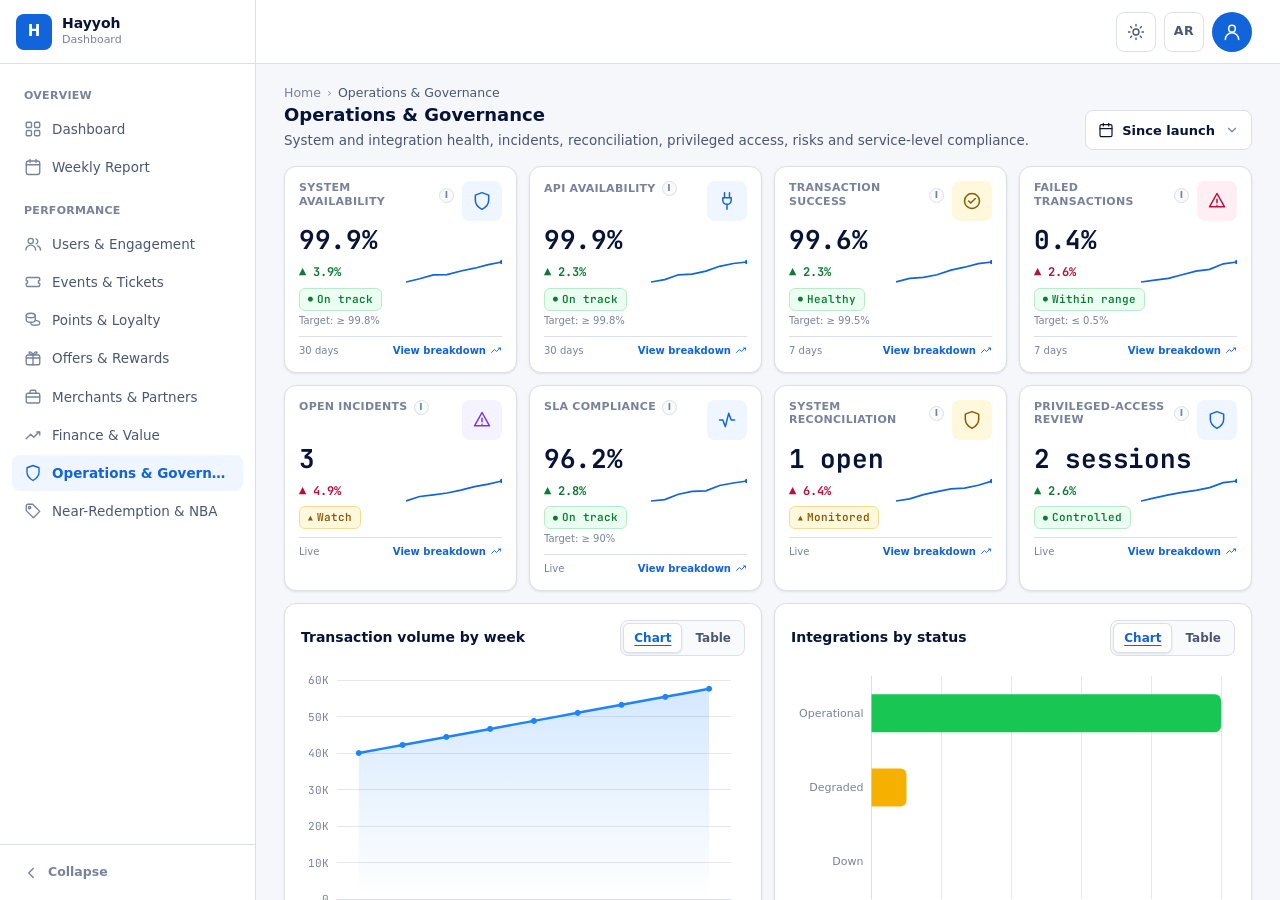
<file: operations-governance.html>
<!DOCTYPE html>
<html lang="en" dir="ltr">
  <head>
    <meta charset="utf-8">
    <meta name="viewport" content="width=device-width, initial-scale=1">
    <meta name="color-scheme" content="dark light">
    <title>Operations &amp; Governance — Hayyoh</title>
    <link rel="preconnect" href="https://fonts.googleapis.com">
    <link rel="preconnect" href="https://fonts.gstatic.com" crossorigin>
    <link rel="stylesheet" href="https://fonts.googleapis.com/css2?family=JetBrains+Mono:wght@400;500;700&display=swap">
    <link rel="stylesheet" href="assets/css/app.css">
    <link rel="stylesheet" href="assets/css/components.css">
    <link rel="stylesheet" href="assets/css/responsive.css">
    <script src="assets/js/preferences.js"></script>
  </head>
  <body>
    <div class="app-shell">
      <div class="sidebar-overlay" id="sidebar-overlay"></div>
      <aside class="sidebar" id="sidebar">
        <div class="sidebar-brand"><span class="brand-mark" aria-hidden="true">H</span>
          <div class="brand-text"><span class="brand-name">Hayyoh</span><span class="brand-caption"><span data-en="Dashboard" data-ar="لوحة المعلومات">Dashboard</span></span>
          </div>
          <button type="button" class="icon-button sidebar-close" id="sidebar-close" aria-label="Close navigation" data-i18n-label="closeNavigation">✕</button>
        </div>
        <nav class="sidebar-nav" aria-label="Main navigation" data-i18n-label="mainNavigation">
          <p class="nav-section"><span data-en="Overview" data-ar="نظرة عامة">Overview</span></p>
          <ul class="nav-list">
            <li><a class="nav-link" href="index.html"><svg aria-hidden="true" focusable="false" width="18" height="18" viewBox="0 0 24 24" fill="none" stroke="currentColor" stroke-width="1.8" stroke-linecap="round" stroke-linejoin="round"><rect x="3" y="3" width="7" height="7" rx="1.5"/><rect x="14" y="3" width="7" height="7" rx="1.5"/><rect x="3" y="14" width="7" height="7" rx="1.5"/><rect x="14" y="14" width="7" height="7" rx="1.5"/></svg><span class="nav-label"><span data-en="Dashboard" data-ar="لوحة المعلومات">Dashboard</span></span></a></li>
            <li><a class="nav-link" href="weekly-report.html"><svg aria-hidden="true" focusable="false" width="18" height="18" viewBox="0 0 24 24" fill="none" stroke="currentColor" stroke-width="1.8" stroke-linecap="round" stroke-linejoin="round"><rect x="3" y="4" width="18" height="18" rx="3"/><path d="M3 9h18M8 2v4M16 2v4"/></svg><span class="nav-label"><span data-en="Weekly Report" data-ar="التقرير الأسبوعي">Weekly Report</span></span></a></li>
          </ul>
          <p class="nav-section"><span data-en="Performance" data-ar="الأداء">Performance</span></p>
          <ul class="nav-list">
            <li><a class="nav-link" href="users-engagement.html"><svg aria-hidden="true" focusable="false" width="18" height="18" viewBox="0 0 24 24" fill="none" stroke="currentColor" stroke-width="1.8" stroke-linecap="round" stroke-linejoin="round"><circle cx="9" cy="8" r="3.5"/><path d="M2.5 20a6.5 6.5 0 0 1 13 0"/><path d="M16 5.2a3.5 3.5 0 0 1 0 6.6M22 20a6 6 0 0 0-4-5.6"/></svg><span class="nav-label"><span data-en="Users &amp; Engagement" data-ar="المستخدمون والتفاعل">Users &amp; Engagement</span></span></a></li>
            <li><a class="nav-link" href="events-tickets.html"><svg aria-hidden="true" focusable="false" width="18" height="18" viewBox="0 0 24 24" fill="none" stroke="currentColor" stroke-width="1.8" stroke-linecap="round" stroke-linejoin="round"><path d="M3 8a2 2 0 0 1 2-2h14a2 2 0 0 1 2 2v2a2 2 0 0 0 0 4v2a2 2 0 0 1-2 2H5a2 2 0 0 1-2-2v-2a2 2 0 0 0 0-4z"/></svg><span class="nav-label"><span data-en="Events &amp; Tickets" data-ar="الفعاليات والتذاكر">Events &amp; Tickets</span></span></a></li>
            <li><a class="nav-link" href="points-loyalty.html"><svg aria-hidden="true" focusable="false" width="18" height="18" viewBox="0 0 24 24" fill="none" stroke="currentColor" stroke-width="1.8" stroke-linecap="round" stroke-linejoin="round"><ellipse cx="9" cy="6" rx="6" ry="3"/><path d="M3 6v6c0 1.7 2.7 3 6 3s6-1.3 6-3V6"/><path d="M15 12.5c2.8.3 6 1.4 6 3.5 0 1.7-2.7 3-6 3s-6-1.3-6-3"/></svg><span class="nav-label"><span data-en="Points &amp; Loyalty" data-ar="النقاط والولاء">Points &amp; Loyalty</span></span></a></li>
            <li><a class="nav-link" href="offers-rewards.html"><svg aria-hidden="true" focusable="false" width="18" height="18" viewBox="0 0 24 24" fill="none" stroke="currentColor" stroke-width="1.8" stroke-linecap="round" stroke-linejoin="round"><rect x="3" y="8" width="18" height="13" rx="2"/><path d="M3 12h18M12 8v13M12 8S10 3 7.5 4 9 8 12 8m0 0s2-5 4.5-4S15 8 12 8"/></svg><span class="nav-label"><span data-en="Offers &amp; Rewards" data-ar="العروض والمكافآت">Offers &amp; Rewards</span></span></a></li>
            <li><a class="nav-link" href="merchants-partners.html"><svg aria-hidden="true" focusable="false" width="18" height="18" viewBox="0 0 24 24" fill="none" stroke="currentColor" stroke-width="1.8" stroke-linecap="round" stroke-linejoin="round"><rect x="3" y="7" width="18" height="13" rx="2"/><path d="M8 7V5a2 2 0 0 1 2-2h4a2 2 0 0 1 2 2v2M3 12h18"/></svg><span class="nav-label"><span data-en="Merchants &amp; Partners" data-ar="التجار والشركاء">Merchants &amp; Partners</span></span></a></li>
            <li><a class="nav-link" href="finance-value.html"><svg aria-hidden="true" focusable="false" width="18" height="18" viewBox="0 0 24 24" fill="none" stroke="currentColor" stroke-width="1.8" stroke-linecap="round" stroke-linejoin="round"><path d="M3 17l6-6 4 4 7-7"/><path d="M17 8h4v4"/></svg><span class="nav-label"><span data-en="Finance &amp; Value" data-ar="المالية والقيمة">Finance &amp; Value</span></span></a></li>
            <li><a class="nav-link is-active" href="operations-governance.html" aria-current="page"><svg aria-hidden="true" focusable="false" width="18" height="18" viewBox="0 0 24 24" fill="none" stroke="currentColor" stroke-width="1.8" stroke-linecap="round" stroke-linejoin="round"><path d="M12 2l8 3v6c0 5-3.5 8.5-8 11-4.5-2.5-8-6-8-11V5z"/></svg><span class="nav-label"><span data-en="Operations &amp; Governance" data-ar="التشغيل والحوكمة">Operations &amp; Governance</span></span></a></li>
            <li><a class="nav-link" href="near-redemption.html"><svg aria-hidden="true" focusable="false" width="18" height="18" viewBox="0 0 24 24" fill="none" stroke="currentColor" stroke-width="1.8" stroke-linecap="round" stroke-linejoin="round"><path d="M3 11.5V5a2 2 0 0 1 2-2h6.5L21 12.5 12.5 21z"/><circle cx="7.5" cy="7.5" r="1.5"/></svg><span class="nav-label"><span data-en="Near-Redemption &amp; NBA" data-ar="القرب من العروض">Near-Redemption &amp; NBA</span></span></a></li>
          </ul>
        </nav>
        <div class="sidebar-footer">
          <button type="button" class="sidebar-collapse" id="sidebar-collapse" aria-pressed="false" aria-label="Collapse sidebar"><svg aria-hidden="true" focusable="false" width="18" height="18" viewBox="0 0 24 24" fill="none" stroke="currentColor" stroke-width="1.8" stroke-linecap="round" stroke-linejoin="round"><path d="M15 6l-6 6 6 6"/></svg><span class="nav-label"><span data-en="Collapse" data-ar="طي القائمة">Collapse</span></span></button>
        </div>
      </aside>
      <div class="app-main">
        <header class="app-header">
          <button type="button" class="icon-button menu-toggle" id="menu-toggle" aria-controls="sidebar" aria-expanded="false" aria-label="Open navigation" data-i18n-label="openNavigation"><svg aria-hidden="true" focusable="false" width="20" height="20" viewBox="0 0 24 24" fill="none" stroke="currentColor" stroke-width="2" stroke-linecap="round"><path d="M4 6h16M4 12h16M4 18h16"/></svg></button>
          <div class="header-brand"><span class="brand-mark brand-mark-small" aria-hidden="true">H</span><span class="brand-name">Hayyoh</span>
          </div>
          <div class="header-actions">
            <button type="button" class="icon-button" id="theme-toggle" aria-label="Switch to light mode"><svg class="icon-sun" aria-hidden="true" focusable="false" width="18" height="18" viewBox="0 0 24 24" fill="none" stroke="currentColor" stroke-width="1.8" stroke-linecap="round" stroke-linejoin="round"><circle cx="12" cy="12" r="4"/><path d="M12 2v2M12 20v2M4.9 4.9l1.4 1.4M17.7 17.7l1.4 1.4M2 12h2M20 12h2M4.9 19.1l1.4-1.4M17.7 6.3l1.4-1.4"/></svg><svg class="icon-moon" aria-hidden="true" focusable="false" width="18" height="18" viewBox="0 0 24 24" fill="none" stroke="currentColor" stroke-width="1.8" stroke-linecap="round" stroke-linejoin="round" hidden><path d="M21 12.8A9 9 0 1 1 11.2 3a7 7 0 0 0 9.8 9.8z"/></svg></button><span class="visually-hidden" id="theme-status" aria-live="polite"></span>
            <button type="button" class="icon-button language-toggle" id="language-toggle" lang="en" aria-label="Switch to Arabic">AR</button><span class="avatar" aria-hidden="true"><svg aria-hidden="true" focusable="false" width="20" height="20" viewBox="0 0 24 24" fill="none" stroke="currentColor" stroke-width="1.8" stroke-linecap="round" stroke-linejoin="round"><circle cx="12" cy="8" r="4"/><path d="M4 21a8 8 0 0 1 16 0"/></svg></span>
          </div>
        </header>
        <div class="page-toolbar">
          <div class="page-heading">
            <nav aria-label="Breadcrumb" data-i18n-label="breadcrumb">
              <ol class="breadcrumb">
                <li><a href="index.html"><span data-en="Home" data-ar="الرئيسية">Home</span></a></li>
                <li aria-current="page"><span data-en="Operations &amp; Governance" data-ar="التشغيل والحوكمة">Operations &amp; Governance</span></li>
              </ol>
            </nav>
            <h1 class="page-title"><span data-en="Operations &amp; Governance" data-ar="التشغيل والحوكمة">Operations &amp; Governance</span></h1>
            <p class="page-description"><span data-en="System and integration health, incidents, reconciliation, privileged access, risks and service-level compliance." data-ar="صحة الأنظمة والتكاملات والحوادث والتسوية والوصول المميز والمخاطر والالتزام بمستويات الخدمة.">System and integration health, incidents, reconciliation, privileged access, risks and service-level compliance.</span></p>
          </div>
          <div class="period-picker" id="period-picker">
            <button type="button" class="period-trigger" id="period-trigger" aria-haspopup="dialog" aria-expanded="false" aria-controls="period-menu" aria-label="Select reporting period" data-i18n-label="selectPeriod"><svg aria-hidden="true" focusable="false" width="16" height="16" viewBox="0 0 24 24" fill="none" stroke="currentColor" stroke-width="1.8" stroke-linecap="round" stroke-linejoin="round"><rect x="3" y="4" width="18" height="18" rx="2"/><path d="M16 2v4M8 2v4M3 10h18"/></svg><span class="period-label" id="period-label">Since launch</span><svg class="period-chevron" aria-hidden="true" focusable="false" width="14" height="14" viewBox="0 0 24 24" fill="none" stroke="currentColor" stroke-width="2" stroke-linecap="round" stroke-linejoin="round"><path d="M6 9l6 6 6-6"/></svg></button>
            <div class="period-menu" id="period-menu" role="dialog" aria-labelledby="period-heading" hidden>
              <p class="period-heading" id="period-heading"><span data-en="Period" data-ar="الفترة">Period</span></p>
              <div class="period-options" role="radiogroup" aria-labelledby="period-heading">
                <button type="button" role="radio" class="period-option" data-period="all" aria-checked="true"><span class="period-check" aria-hidden="true">✓</span><span data-en="Since launch" data-ar="منذ الإطلاق">Since launch</span></button>
                <button type="button" role="radio" class="period-option" data-period="w" aria-checked="false"><span class="period-check" aria-hidden="true">✓</span><span data-en="This week" data-ar="هذا الأسبوع">This week</span></button>
                <button type="button" role="radio" class="period-option" data-period="4w" aria-checked="false"><span class="period-check" aria-hidden="true">✓</span><span data-en="Last 4 weeks" data-ar="آخر 4 أسابيع">Last 4 weeks</span></button>
                <button type="button" role="radio" class="period-option" data-period="m" aria-checked="false"><span class="period-check" aria-hidden="true">✓</span><span data-en="Last month" data-ar="الشهر الماضي">Last month</span></button>
                <button type="button" role="radio" class="period-option" data-period="3m" aria-checked="false"><span class="period-check" aria-hidden="true">✓</span><span data-en="Last 3 months" data-ar="آخر 3 أشهر">Last 3 months</span></button>
                <button type="button" role="radio" class="period-option" data-period="custom" aria-checked="false"><span class="period-check" aria-hidden="true">✓</span><span data-en="Custom range" data-ar="فترة مخصصة">Custom range</span></button>
              </div>
              <div class="period-custom" id="period-custom" hidden>
                <label class="period-field"><span data-en="From" data-ar="من">From</span><input type="date" id="period-from" value="2026-08-16" min="2026-08-16" max="2026-10-11"></label>
                <label class="period-field"><span data-en="To" data-ar="إلى">To</span><input type="date" id="period-to" value="2026-10-11" min="2026-08-16" max="2026-10-11"></label>
                <p class="period-error" id="period-error" role="alert" hidden></p>
                <p class="period-hint"><span data-en="Available data: 16 Aug to 11 Oct 2026." data-ar="البيانات المتاحة: 16 أغسطس إلى 11 أكتوبر 2026.">Available data: 16 Aug to 11 Oct 2026.</span></p>
                <div class="period-actions">
                  <button type="button" class="button button-light" id="period-cancel"><span data-en="Cancel" data-ar="إلغاء">Cancel</span></button>
                  <button type="button" class="button button-primary" id="period-apply"><span data-en="Apply" data-ar="تطبيق">Apply</span></button>
                </div>
              </div>
            </div>
          </div>
        </div>
        <main class="app-content" id="main-content">
          <div class="dashboard-grid dashboard-grid-4">
            <article class="kpi" data-detail="system-availability" role="button" tabindex="0" aria-label="System availability details">
              <div class="kpi-head"><span class="kpi-title"><span data-en="System availability" data-ar="توافر النظام">System availability</span><span class="kpi-hint" aria-hidden="true">i<span class="kpi-hint-text">Monthly uptime across services.</span></span></span><span class="kpi-icon kpi-icon-teal"><svg aria-hidden="true" focusable="false" width="20" height="20" viewBox="0 0 24 24" fill="none" stroke="currentColor" stroke-width="1.8" stroke-linecap="round" stroke-linejoin="round"><path d="M12 2l8 3v6c0 5-3.5 8.5-8 11-4.5-2.5-8-6-8-11V5z"/></svg></span>
              </div>
              <p class="kpi-value">99.9%</p>
              <div class="kpi-trend"><span class="delta is-positive">▲ 3.9%</span>
                <svg class="spark" width="96" height="26" viewBox="0 0 96 26" aria-hidden="true" focusable="false"><polyline points="0.0,23.0 13.7,19.8 27.4,15.9 41.1,15.6 54.9,12.0 68.6,9.2 82.3,5.7 96.0,3.0" fill="none" stroke="currentColor" stroke-width="1.7"/><circle cx="96.0" cy="3.0" r="2.2" fill="currentColor"/></svg>
              </div>
              <div class="kpi-status"><span class="status status-green"><span class="status-mark" aria-hidden="true">●</span><span data-en="On track" data-ar="على المسار">On track</span></span>
              </div>
              <p class="kpi-target"><span data-en="Target:" data-ar="المستهدف:">Target:</span> ≥ 99.8%</p>
              <div class="kpi-footer"><span class="kpi-period">30 days</span><span class="kpi-link"><span data-en="View breakdown" data-ar="عرض التفاصيل">View breakdown</span> <svg aria-hidden="true" focusable="false" width="12" height="12" viewBox="0 0 24 24" fill="none" stroke="currentColor" stroke-width="1.8" stroke-linecap="round" stroke-linejoin="round"><path d="M3 17l6-6 4 4 7-7"/><path d="M17 8h4v4"/></svg></span>
              </div>
            </article>
            <article class="kpi" data-detail="api-availability" role="button" tabindex="0" aria-label="API availability details">
              <div class="kpi-head"><span class="kpi-title"><span data-en="API availability" data-ar="توافر الواجهات البرمجية">API availability</span><span class="kpi-hint" aria-hidden="true">i<span class="kpi-hint-text">Availability of critical APIs.</span></span></span><span class="kpi-icon kpi-icon-blue"><svg aria-hidden="true" focusable="false" width="20" height="20" viewBox="0 0 24 24" fill="none" stroke="currentColor" stroke-width="1.8" stroke-linecap="round" stroke-linejoin="round"><path d="M9 2v6M15 2v6M7 8h10v3a5 5 0 0 1-10 0z M12 16v6"/></svg></span>
              </div>
              <p class="kpi-value">99.9%</p>
              <div class="kpi-trend"><span class="delta is-positive">▲ 2.3%</span>
                <svg class="spark" width="96" height="26" viewBox="0 0 96 26" aria-hidden="true" focusable="false"><polyline points="0.0,23.0 13.7,20.6 27.4,15.8 41.1,15.1 54.9,12.1 68.6,7.3 82.3,4.5 96.0,3.0" fill="none" stroke="currentColor" stroke-width="1.7"/><circle cx="96.0" cy="3.0" r="2.2" fill="currentColor"/></svg>
              </div>
              <div class="kpi-status"><span class="status status-green"><span class="status-mark" aria-hidden="true">●</span><span data-en="On track" data-ar="على المسار">On track</span></span>
              </div>
              <p class="kpi-target"><span data-en="Target:" data-ar="المستهدف:">Target:</span> ≥ 99.8%</p>
              <div class="kpi-footer"><span class="kpi-period">30 days</span><span class="kpi-link"><span data-en="View breakdown" data-ar="عرض التفاصيل">View breakdown</span> <svg aria-hidden="true" focusable="false" width="12" height="12" viewBox="0 0 24 24" fill="none" stroke="currentColor" stroke-width="1.8" stroke-linecap="round" stroke-linejoin="round"><path d="M3 17l6-6 4 4 7-7"/><path d="M17 8h4v4"/></svg></span>
              </div>
            </article>
            <article class="kpi" data-detail="transaction-success" role="button" tabindex="0" aria-label="Transaction success details">
              <div class="kpi-head"><span class="kpi-title"><span data-en="Transaction success" data-ar="نجاح المعاملات">Transaction success</span><span class="kpi-hint" aria-hidden="true">i<span class="kpi-hint-text">Processed without failure.</span></span></span><span class="kpi-icon kpi-icon-amber"><svg aria-hidden="true" focusable="false" width="20" height="20" viewBox="0 0 24 24" fill="none" stroke="currentColor" stroke-width="1.8" stroke-linecap="round" stroke-linejoin="round"><circle cx="12" cy="12" r="9"/><path d="M8 12l2.5 2.5L16 9"/></svg></span>
              </div>
              <p class="kpi-value">99.6%</p>
              <div class="kpi-trend"><span class="delta is-positive">▲ 2.3%</span>
                <svg class="spark" width="96" height="26" viewBox="0 0 96 26" aria-hidden="true" focusable="false"><polyline points="0.0,23.0 13.7,19.4 27.4,18.3 41.1,15.8 54.9,11.1 68.6,8.2 82.3,4.6 96.0,3.0" fill="none" stroke="currentColor" stroke-width="1.7"/><circle cx="96.0" cy="3.0" r="2.2" fill="currentColor"/></svg>
              </div>
              <div class="kpi-status"><span class="status status-green"><span class="status-mark" aria-hidden="true">●</span><span data-en="Healthy" data-ar="سليم">Healthy</span></span>
              </div>
              <p class="kpi-target"><span data-en="Target:" data-ar="المستهدف:">Target:</span> ≥ 99.5%</p>
              <div class="kpi-footer"><span class="kpi-period">7 days</span><span class="kpi-link"><span data-en="View breakdown" data-ar="عرض التفاصيل">View breakdown</span> <svg aria-hidden="true" focusable="false" width="12" height="12" viewBox="0 0 24 24" fill="none" stroke="currentColor" stroke-width="1.8" stroke-linecap="round" stroke-linejoin="round"><path d="M3 17l6-6 4 4 7-7"/><path d="M17 8h4v4"/></svg></span>
              </div>
            </article>
            <article class="kpi" data-detail="failed-transactions" role="button" tabindex="0" aria-label="Failed transactions details">
              <div class="kpi-head"><span class="kpi-title"><span data-en="Failed transactions" data-ar="المعاملات الفاشلة">Failed transactions</span><span class="kpi-hint" aria-hidden="true">i<span class="kpi-hint-text">Failed or reversed.</span></span></span><span class="kpi-icon kpi-icon-red"><svg aria-hidden="true" focusable="false" width="20" height="20" viewBox="0 0 24 24" fill="none" stroke="currentColor" stroke-width="1.8" stroke-linecap="round" stroke-linejoin="round"><path d="M12 3l9 16H3z"/><path d="M12 10v4M12 17h.01"/></svg></span>
              </div>
              <p class="kpi-value">0.4%</p>
              <div class="kpi-trend"><span class="delta is-negative">▲ 2.6%</span>
                <svg class="spark" width="96" height="26" viewBox="0 0 96 26" aria-hidden="true" focusable="false"><polyline points="0.0,23.0 13.7,21.2 27.4,19.4 41.1,15.7 54.9,12.1 68.6,10.3 82.3,4.8 96.0,3.0" fill="none" stroke="currentColor" stroke-width="1.7"/><circle cx="96.0" cy="3.0" r="2.2" fill="currentColor"/></svg>
              </div>
              <div class="kpi-status"><span class="status status-green"><span class="status-mark" aria-hidden="true">●</span><span data-en="Within range" data-ar="ضمن المعدل">Within range</span></span>
              </div>
              <p class="kpi-target"><span data-en="Target:" data-ar="المستهدف:">Target:</span> ≤ 0.5%</p>
              <div class="kpi-footer"><span class="kpi-period">7 days</span><span class="kpi-link"><span data-en="View breakdown" data-ar="عرض التفاصيل">View breakdown</span> <svg aria-hidden="true" focusable="false" width="12" height="12" viewBox="0 0 24 24" fill="none" stroke="currentColor" stroke-width="1.8" stroke-linecap="round" stroke-linejoin="round"><path d="M3 17l6-6 4 4 7-7"/><path d="M17 8h4v4"/></svg></span>
              </div>
            </article>
          </div>
          <div class="dashboard-grid dashboard-grid-4">
            <article class="kpi" data-detail="open-incidents" role="button" tabindex="0" aria-label="Open incidents details">
              <div class="kpi-head"><span class="kpi-title"><span data-en="Open incidents" data-ar="الحوادث المفتوحة">Open incidents</span><span class="kpi-hint" aria-hidden="true">i<span class="kpi-hint-text">Incidents currently open.</span></span></span><span class="kpi-icon kpi-icon-purple"><svg aria-hidden="true" focusable="false" width="20" height="20" viewBox="0 0 24 24" fill="none" stroke="currentColor" stroke-width="1.8" stroke-linecap="round" stroke-linejoin="round"><path d="M12 3l9 16H3z"/><path d="M12 10v4M12 17h.01"/></svg></span>
              </div>
              <p class="kpi-value">3</p>
              <div class="kpi-trend"><span class="delta is-negative">▲ 4.9%</span>
                <svg class="spark" width="96" height="26" viewBox="0 0 96 26" aria-hidden="true" focusable="false"><polyline points="0.0,23.0 13.7,18.5 27.4,16.9 41.1,15.0 54.9,12.1 68.6,8.7 82.3,6.2 96.0,3.0" fill="none" stroke="currentColor" stroke-width="1.7"/><circle cx="96.0" cy="3.0" r="2.2" fill="currentColor"/></svg>
              </div>
              <div class="kpi-status"><span class="status status-amber"><span class="status-mark" aria-hidden="true">▲</span><span data-en="Watch" data-ar="للمتابعة">Watch</span></span>
              </div>
              <div class="kpi-footer"><span class="kpi-period">Live</span><span class="kpi-link"><span data-en="View breakdown" data-ar="عرض التفاصيل">View breakdown</span> <svg aria-hidden="true" focusable="false" width="12" height="12" viewBox="0 0 24 24" fill="none" stroke="currentColor" stroke-width="1.8" stroke-linecap="round" stroke-linejoin="round"><path d="M3 17l6-6 4 4 7-7"/><path d="M17 8h4v4"/></svg></span>
              </div>
            </article>
            <article class="kpi" data-detail="sla-compliance" role="button" tabindex="0" aria-label="SLA compliance details">
              <div class="kpi-head"><span class="kpi-title"><span data-en="SLA compliance" data-ar="الالتزام باتفاقية الخدمة">SLA compliance</span><span class="kpi-hint" aria-hidden="true">i<span class="kpi-hint-text">Share meeting SLA targets.</span></span></span><span class="kpi-icon kpi-icon-teal"><svg aria-hidden="true" focusable="false" width="20" height="20" viewBox="0 0 24 24" fill="none" stroke="currentColor" stroke-width="1.8" stroke-linecap="round" stroke-linejoin="round"><path d="M3 12h4l3 8 4-16 3 8h4"/></svg></span>
              </div>
              <p class="kpi-value">96.2%</p>
              <div class="kpi-trend"><span class="delta is-positive">▲ 2.8%</span>
                <svg class="spark" width="96" height="26" viewBox="0 0 96 26" aria-hidden="true" focusable="false"><polyline points="0.0,23.0 13.7,21.6 27.4,16.2 41.1,13.3 54.9,12.9 68.6,7.5 82.3,5.0 96.0,3.0" fill="none" stroke="currentColor" stroke-width="1.7"/><circle cx="96.0" cy="3.0" r="2.2" fill="currentColor"/></svg>
              </div>
              <div class="kpi-status"><span class="status status-green"><span class="status-mark" aria-hidden="true">●</span><span data-en="On track" data-ar="على المسار">On track</span></span>
              </div>
              <p class="kpi-target"><span data-en="Target:" data-ar="المستهدف:">Target:</span> ≥ 90%</p>
              <div class="kpi-footer"><span class="kpi-period">Live</span><span class="kpi-link"><span data-en="View breakdown" data-ar="عرض التفاصيل">View breakdown</span> <svg aria-hidden="true" focusable="false" width="12" height="12" viewBox="0 0 24 24" fill="none" stroke="currentColor" stroke-width="1.8" stroke-linecap="round" stroke-linejoin="round"><path d="M3 17l6-6 4 4 7-7"/><path d="M17 8h4v4"/></svg></span>
              </div>
            </article>
            <article class="kpi" data-detail="system-reconciliation" role="button" tabindex="0" aria-label="System reconciliation details">
              <div class="kpi-head"><span class="kpi-title"><span data-en="System reconciliation" data-ar="مطابقة الأنظمة">System reconciliation</span><span class="kpi-hint" aria-hidden="true">i<span class="kpi-hint-text">Differences between systems needing reconciliation.</span></span></span><span class="kpi-icon kpi-icon-amber"><svg aria-hidden="true" focusable="false" width="20" height="20" viewBox="0 0 24 24" fill="none" stroke="currentColor" stroke-width="1.8" stroke-linecap="round" stroke-linejoin="round"><path d="M12 2l8 3v6c0 5-3.5 8.5-8 11-4.5-2.5-8-6-8-11V5z"/></svg></span>
              </div>
              <p class="kpi-value">1 open</p>
              <div class="kpi-trend"><span class="delta is-negative">▲ 6.4%</span>
                <svg class="spark" width="96" height="26" viewBox="0 0 96 26" aria-hidden="true" focusable="false"><polyline points="0.0,23.0 13.7,20.9 27.4,16.6 41.1,13.7 54.9,10.9 68.6,10.1 82.3,7.3 96.0,3.0" fill="none" stroke="currentColor" stroke-width="1.7"/><circle cx="96.0" cy="3.0" r="2.2" fill="currentColor"/></svg>
              </div>
              <div class="kpi-status"><span class="status status-amber"><span class="status-mark" aria-hidden="true">▲</span><span data-en="Monitored" data-ar="مُراقَب">Monitored</span></span>
              </div>
              <div class="kpi-footer"><span class="kpi-period">Live</span><span class="kpi-link"><span data-en="View breakdown" data-ar="عرض التفاصيل">View breakdown</span> <svg aria-hidden="true" focusable="false" width="12" height="12" viewBox="0 0 24 24" fill="none" stroke="currentColor" stroke-width="1.8" stroke-linecap="round" stroke-linejoin="round"><path d="M3 17l6-6 4 4 7-7"/><path d="M17 8h4v4"/></svg></span>
              </div>
            </article>
            <article class="kpi" data-detail="privileged-access-review" role="button" tabindex="0" aria-label="Privileged-access review details">
              <div class="kpi-head"><span class="kpi-title"><span data-en="Privileged-access review" data-ar="مراجعة الصلاحيات المرتفعة">Privileged-access review</span><span class="kpi-hint" aria-hidden="true">i<span class="kpi-hint-text">Active privileged sessions, all authorised.</span></span></span><span class="kpi-icon kpi-icon-teal"><svg aria-hidden="true" focusable="false" width="20" height="20" viewBox="0 0 24 24" fill="none" stroke="currentColor" stroke-width="1.8" stroke-linecap="round" stroke-linejoin="round"><path d="M12 2l8 3v6c0 5-3.5 8.5-8 11-4.5-2.5-8-6-8-11V5z"/></svg></span>
              </div>
              <p class="kpi-value">2 sessions</p>
              <div class="kpi-trend"><span class="delta is-positive">▲ 2.6%</span>
                <svg class="spark" width="96" height="26" viewBox="0 0 96 26" aria-hidden="true" focusable="false"><polyline points="0.0,23.0 13.7,19.9 27.4,16.8 41.1,14.4 54.9,12.3 68.6,9.6 82.3,4.7 96.0,3.0" fill="none" stroke="currentColor" stroke-width="1.7"/><circle cx="96.0" cy="3.0" r="2.2" fill="currentColor"/></svg>
              </div>
              <div class="kpi-status"><span class="status status-green"><span class="status-mark" aria-hidden="true">●</span><span data-en="Controlled" data-ar="مُحكم">Controlled</span></span>
              </div>
              <div class="kpi-footer"><span class="kpi-period">Live</span><span class="kpi-link"><span data-en="View breakdown" data-ar="عرض التفاصيل">View breakdown</span> <svg aria-hidden="true" focusable="false" width="12" height="12" viewBox="0 0 24 24" fill="none" stroke="currentColor" stroke-width="1.8" stroke-linecap="round" stroke-linejoin="round"><path d="M3 17l6-6 4 4 7-7"/><path d="M17 8h4v4"/></svg></span>
              </div>
            </article>
          </div>
          <div class="dashboard-grid dashboard-grid-2">
            <section class="card chart-card">
              <div class="card-header">
                <h2 class="card-title"><span data-en="Transaction volume by week" data-ar="حجم المعاملات أسبوعياً">Transaction volume by week</span></h2>
                <div class="view-switch" role="group" aria-label="Chart or table view" data-i18n-label="viewSwitch">
                  <button type="button" data-view="chart" data-view-for="inVol" aria-pressed="true"><span data-en="Chart" data-ar="الرسم البياني">Chart</span></button>
                  <button type="button" data-view="table" data-view-for="inVol" aria-pressed="false"><span data-en="Table" data-ar="الجدول">Table</span></button>
                </div>
              </div>
              <div id="inVol" class="chart" role="img" aria-label="Transaction volume by week"></div>
              <div id="inVol-table" hidden>
                <div class="table-wrap">
                  <table class="data-table">
                    <caption class="visually-hidden">Transaction volume by week</caption>
                    <thead>
                      <tr>
                        <th scope="col">Week</th>
                        <th scope="col">Transactions</th>
                      </tr>
                    </thead>
                    <tbody>
                      <tr>
                        <td>Week 1</td>
                        <td>40,000</td>
                      </tr>
                      <tr>
                        <td>Week 2</td>
                        <td>42,200</td>
                      </tr>
                      <tr>
                        <td>Week 3</td>
                        <td>44,400</td>
                      </tr>
                      <tr>
                        <td>Week 4</td>
                        <td>46,600</td>
                      </tr>
                      <tr>
                        <td>Week 5</td>
                        <td>48,800</td>
                      </tr>
                      <tr>
                        <td>Week 6</td>
                        <td>51,000</td>
                      </tr>
                      <tr>
                        <td>Week 7</td>
                        <td>53,200</td>
                      </tr>
                      <tr>
                        <td>Week 8</td>
                        <td>55,400</td>
                      </tr>
                      <tr>
                        <td>Week 9</td>
                        <td>57,600</td>
                      </tr>
                    </tbody>
                  </table>
                </div>
              </div>
            </section>
            <section class="card chart-card">
              <div class="card-header">
                <h2 class="card-title"><span data-en="Integrations by status" data-ar="التكاملات حسب الحالة">Integrations by status</span></h2>
                <div class="view-switch" role="group" aria-label="Chart or table view" data-i18n-label="viewSwitch">
                  <button type="button" data-view="chart" data-view-for="inStat" aria-pressed="true"><span data-en="Chart" data-ar="الرسم البياني">Chart</span></button>
                  <button type="button" data-view="table" data-view-for="inStat" aria-pressed="false"><span data-en="Table" data-ar="الجدول">Table</span></button>
                </div>
              </div>
              <div id="inStat" class="chart" role="img" aria-label="Integrations by status"></div>
              <div id="inStat-table" hidden>
                <div class="table-wrap">
                  <table class="data-table">
                    <caption class="visually-hidden">Integrations by status</caption>
                    <thead>
                      <tr>
                        <th scope="col">Status</th>
                        <th scope="col">Count</th>
                      </tr>
                    </thead>
                    <tbody>
                      <tr>
                        <td>Operational</td>
                        <td>10</td>
                      </tr>
                      <tr>
                        <td>Degraded</td>
                        <td>1</td>
                      </tr>
                      <tr>
                        <td>Down</td>
                        <td>0</td>
                      </tr>
                    </tbody>
                  </table>
                </div>
              </div>
            </section>
          </div>
          <div class="dashboard-grid dashboard-grid-2">
            <section class="card">
              <h2 class="card-title"><span data-en="Integration inventory" data-ar="سجل التكاملات">Integration inventory</span></h2>
              <div class="table-wrap">
                <table class="data-table">
                  <thead>
                    <tr>
                      <th scope="col">Integration</th>
                      <th scope="col">Availability</th>
                      <th scope="col">Last sync</th>
                      <th scope="col">Status</th>
                    </tr>
                  </thead>
                  <tbody>
                    <tr>
                      <td>Ticketing API (Ticketmaster / QSL)</td>
                      <td>99.9%</td>
                      <td>2 min ago</td>
                      <td><span class="status status-green"><span class="status-mark" aria-hidden="true">●</span>Operational</span></td>
                    </tr>
                    <tr>
                      <td>Speed gates / ticket readers</td>
                      <td>99.7%</td>
                      <td>live</td>
                      <td><span class="status status-green"><span class="status-mark" aria-hidden="true">●</span>Operational</span></td>
                    </tr>
                    <tr>
                      <td>National identity service</td>
                      <td>99.9%</td>
                      <td>5 min ago</td>
                      <td><span class="status status-green"><span class="status-mark" aria-hidden="true">●</span>Operational</span></td>
                    </tr>
                    <tr>
                      <td>Guardian verification service</td>
                      <td>99.6%</td>
                      <td>11 min ago</td>
                      <td><span class="status status-green"><span class="status-mark" aria-hidden="true">●</span>Operational</span></td>
                    </tr>
                    <tr>
                      <td>Strategic partners (Ooredoo, Qatar Airways)</td>
                      <td>99.8%</td>
                      <td>3 min ago</td>
                      <td><span class="status status-green"><span class="status-mark" aria-hidden="true">●</span>Operational</span></td>
                    </tr>
                    <tr>
                      <td>MS Entra ID SSO / IAM</td>
                      <td>100%</td>
                      <td>live</td>
                      <td><span class="status status-green"><span class="status-mark" aria-hidden="true">●</span>Operational</span></td>
                    </tr>
                    <tr>
                      <td>In-app AI assistant (Azure)</td>
                      <td>–</td>
                      <td>–</td>
                      <td><span class="status status-amber"><span class="status-mark" aria-hidden="true">▲</span>In build</span></td>
                    </tr>
                  </tbody>
                </table>
              </div>
            </section>
            <section class="card">
              <h2 class="card-title"><span data-en="Risk, anomaly &amp; service-level register" data-ar="سجل المخاطر والشذوذ ومستويات الخدمة">Risk, anomaly &amp; service-level register</span></h2>
              <div class="table-wrap">
                <table class="data-table">
                  <thead>
                    <tr>
                      <th scope="col">Area</th>
                      <th scope="col">Check / alert</th>
                      <th scope="col">Severity</th>
                      <th scope="col">Status</th>
                    </tr>
                  </thead>
                  <tbody>
                    <tr>
                      <td>Finance / Points</td>
                      <td>Duplicate redemption (ID masked), 4 min apart</td>
                      <td>High</td>
                      <td>Open</td>
                    </tr>
                    <tr>
                      <td>Rewards</td>
                      <td>High-value redemption manual review</td>
                      <td>Medium</td>
                      <td>Open</td>
                    </tr>
                    <tr>
                      <td>Governance</td>
                      <td>Service-level obligations tracking</td>
                      <td>Medium</td>
                      <td>Monitored</td>
                    </tr>
                    <tr>
                      <td>Events</td>
                      <td>Attendance reconciliation 82.3% matched</td>
                      <td>Medium</td>
                      <td>Monitored</td>
                    </tr>
                  </tbody>
                </table>
              </div>
            </section>
          </div>
          <div class="dashboard-grid dashboard-grid-2 decision-grid">
            <section class="decision">
              <h2 class="decision-title"><svg aria-hidden="true" focusable="false" width="16" height="16" viewBox="0 0 24 24" fill="none" stroke="currentColor" stroke-width="1.8" stroke-linecap="round" stroke-linejoin="round"><path d="M3 12h4l3 8 4-16 3 8h4"/></svg> <span data-en="What this tells you" data-ar="ماذا يُظهر هذا">What this tells you</span></h2>
              <ul class="bullet-list">
                <li><span data-en="Are systems reliable enough to trust the numbers?" data-ar="هل الأنظمة موثوقة بما يكفي للوثوق بالأرقام؟">Are systems reliable enough to trust the numbers?</span></li>
                <li><span data-en="Where do failures concentrate and how do they affect users?" data-ar="أين تتركّز الأعطال وما أثرها على المستخدم؟">Where do failures concentrate and how do they affect users?</span></li>
                <li><span data-en="Which open risks and obligations require escalation?" data-ar="ما المخاطر والالتزامات المفتوحة التي تستوجب تصعيداً؟">Which open risks and obligations require escalation?</span></li>
              </ul>
            </section>
            <section class="decision">
              <h2 class="decision-title"><svg aria-hidden="true" focusable="false" width="16" height="16" viewBox="0 0 24 24" fill="none" stroke="currentColor" stroke-width="1.8" stroke-linecap="round" stroke-linejoin="round"><circle cx="12" cy="12" r="9"/><path d="M8 12l2.5 2.5L16 9"/></svg> <span data-en="Recommended actions" data-ar="الإجراءات المقترحة">Recommended actions</span></h2>
              <ul class="bullet-list">
                <li><span data-en="Prioritise fixes affecting points and attendance accuracy." data-ar="إعطاء الأولوية لإصلاح ما يؤثّر على دقة النقاط والحضور.">Prioritise fixes affecting points and attendance accuracy.</span></li>
                <li><span data-en="Approve extra capacity at peak times." data-ar="اعتماد سعة إضافية في أوقات الذروة.">Approve extra capacity at peak times.</span></li>
                <li><span data-en="Set closure dates for obligations." data-ar="تحديد مواعيد إغلاق الالتزامات.">Set closure dates for obligations.</span></li>
              </ul>
            </section>
          </div>
        </main>
        <footer class="app-footer"><span data-en="Hayyoh · Operations &amp; Governance" data-ar="حيّوه · التشغيل والحوكمة">Hayyoh · Operations &amp; Governance</span>
        </footer>
      </div>
    </div>
    <div class="drawer-overlay" id="drawer-overlay"></div>
    <aside class="drawer" id="kpi-drawer" role="dialog" aria-modal="true" aria-labelledby="kpi-drawer-title" aria-label="Details" data-i18n-label="details"></aside>
    <script src="assets/vendor/echarts/echarts.min.js"></script>
    <script src="assets/js/app.js"></script>
    <script src="assets/js/i18n.js"></script>
    <script src="assets/js/theme.js"></script>
    <script src="assets/js/charts.js"></script>
    <script src="assets/js/sidebar.js"></script>
    <script src="assets/js/period-picker.js"></script>
    <script src="assets/js/dashboard.js"></script>
    <script src="assets/js/data.js"></script>
    <script src="assets/js/pages/operations-governance.js"></script>
  </body>
</html>
</file>
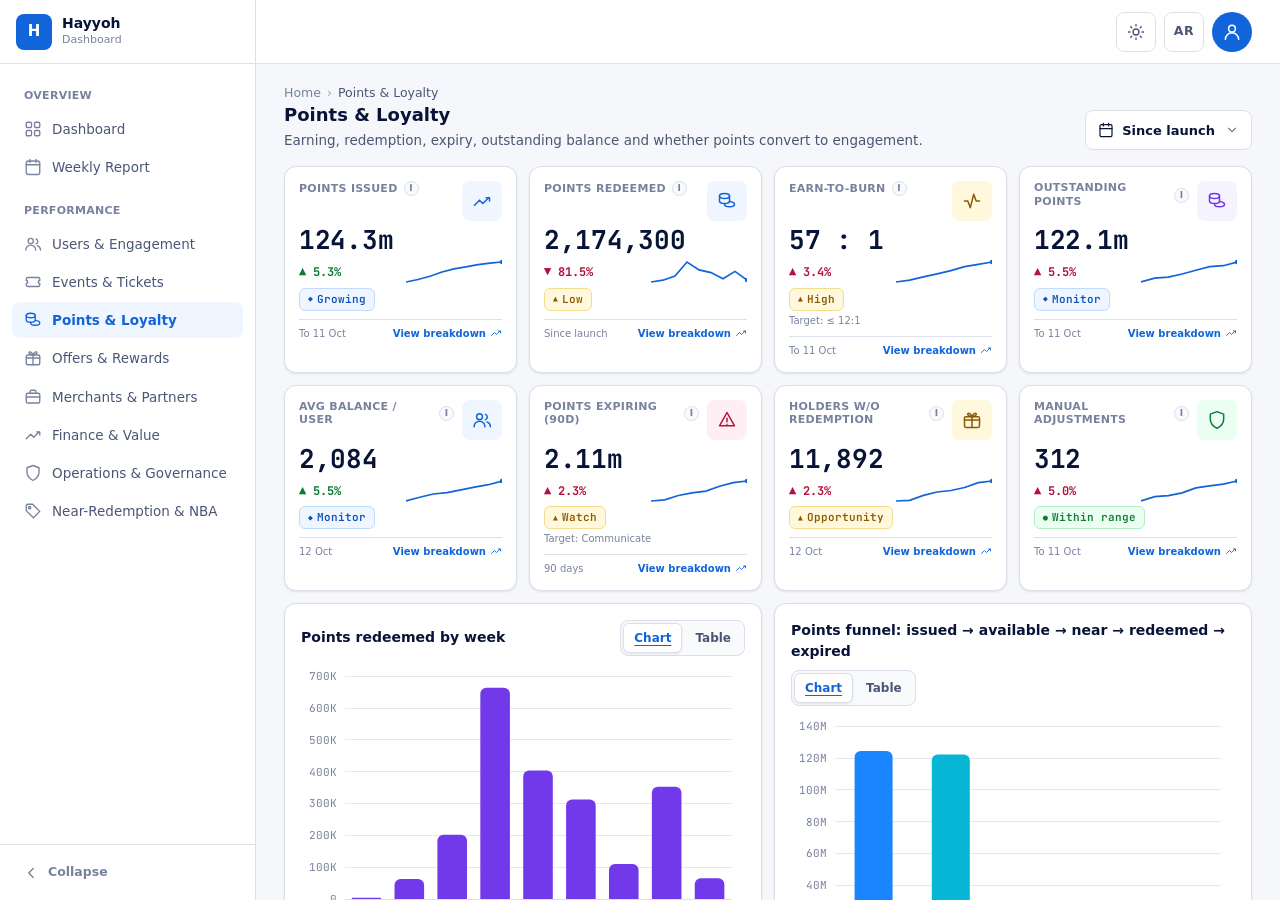
<file: points-loyalty.html>
<!DOCTYPE html>
<html lang="en" dir="ltr">
  <head>
    <meta charset="utf-8">
    <meta name="viewport" content="width=device-width, initial-scale=1">
    <meta name="color-scheme" content="dark light">
    <title>Points &amp; Loyalty — Hayyoh</title>
    <link rel="preconnect" href="https://fonts.googleapis.com">
    <link rel="preconnect" href="https://fonts.gstatic.com" crossorigin>
    <link rel="stylesheet" href="https://fonts.googleapis.com/css2?family=JetBrains+Mono:wght@400;500;700&display=swap">
    <link rel="stylesheet" href="assets/css/app.css">
    <link rel="stylesheet" href="assets/css/components.css">
    <link rel="stylesheet" href="assets/css/responsive.css">
    <script src="assets/js/preferences.js"></script>
  </head>
  <body>
    <div class="app-shell">
      <div class="sidebar-overlay" id="sidebar-overlay"></div>
      <aside class="sidebar" id="sidebar">
        <div class="sidebar-brand"><span class="brand-mark" aria-hidden="true">H</span>
          <div class="brand-text"><span class="brand-name">Hayyoh</span><span class="brand-caption"><span data-en="Dashboard" data-ar="لوحة المعلومات">Dashboard</span></span>
          </div>
          <button type="button" class="icon-button sidebar-close" id="sidebar-close" aria-label="Close navigation" data-i18n-label="closeNavigation">✕</button>
        </div>
        <nav class="sidebar-nav" aria-label="Main navigation" data-i18n-label="mainNavigation">
          <p class="nav-section"><span data-en="Overview" data-ar="نظرة عامة">Overview</span></p>
          <ul class="nav-list">
            <li><a class="nav-link" href="index.html"><svg aria-hidden="true" focusable="false" width="18" height="18" viewBox="0 0 24 24" fill="none" stroke="currentColor" stroke-width="1.8" stroke-linecap="round" stroke-linejoin="round"><rect x="3" y="3" width="7" height="7" rx="1.5"/><rect x="14" y="3" width="7" height="7" rx="1.5"/><rect x="3" y="14" width="7" height="7" rx="1.5"/><rect x="14" y="14" width="7" height="7" rx="1.5"/></svg><span class="nav-label"><span data-en="Dashboard" data-ar="لوحة المعلومات">Dashboard</span></span></a></li>
            <li><a class="nav-link" href="weekly-report.html"><svg aria-hidden="true" focusable="false" width="18" height="18" viewBox="0 0 24 24" fill="none" stroke="currentColor" stroke-width="1.8" stroke-linecap="round" stroke-linejoin="round"><rect x="3" y="4" width="18" height="18" rx="3"/><path d="M3 9h18M8 2v4M16 2v4"/></svg><span class="nav-label"><span data-en="Weekly Report" data-ar="التقرير الأسبوعي">Weekly Report</span></span></a></li>
          </ul>
          <p class="nav-section"><span data-en="Performance" data-ar="الأداء">Performance</span></p>
          <ul class="nav-list">
            <li><a class="nav-link" href="users-engagement.html"><svg aria-hidden="true" focusable="false" width="18" height="18" viewBox="0 0 24 24" fill="none" stroke="currentColor" stroke-width="1.8" stroke-linecap="round" stroke-linejoin="round"><circle cx="9" cy="8" r="3.5"/><path d="M2.5 20a6.5 6.5 0 0 1 13 0"/><path d="M16 5.2a3.5 3.5 0 0 1 0 6.6M22 20a6 6 0 0 0-4-5.6"/></svg><span class="nav-label"><span data-en="Users &amp; Engagement" data-ar="المستخدمون والتفاعل">Users &amp; Engagement</span></span></a></li>
            <li><a class="nav-link" href="events-tickets.html"><svg aria-hidden="true" focusable="false" width="18" height="18" viewBox="0 0 24 24" fill="none" stroke="currentColor" stroke-width="1.8" stroke-linecap="round" stroke-linejoin="round"><path d="M3 8a2 2 0 0 1 2-2h14a2 2 0 0 1 2 2v2a2 2 0 0 0 0 4v2a2 2 0 0 1-2 2H5a2 2 0 0 1-2-2v-2a2 2 0 0 0 0-4z"/></svg><span class="nav-label"><span data-en="Events &amp; Tickets" data-ar="الفعاليات والتذاكر">Events &amp; Tickets</span></span></a></li>
            <li><a class="nav-link is-active" href="points-loyalty.html" aria-current="page"><svg aria-hidden="true" focusable="false" width="18" height="18" viewBox="0 0 24 24" fill="none" stroke="currentColor" stroke-width="1.8" stroke-linecap="round" stroke-linejoin="round"><ellipse cx="9" cy="6" rx="6" ry="3"/><path d="M3 6v6c0 1.7 2.7 3 6 3s6-1.3 6-3V6"/><path d="M15 12.5c2.8.3 6 1.4 6 3.5 0 1.7-2.7 3-6 3s-6-1.3-6-3"/></svg><span class="nav-label"><span data-en="Points &amp; Loyalty" data-ar="النقاط والولاء">Points &amp; Loyalty</span></span></a></li>
            <li><a class="nav-link" href="offers-rewards.html"><svg aria-hidden="true" focusable="false" width="18" height="18" viewBox="0 0 24 24" fill="none" stroke="currentColor" stroke-width="1.8" stroke-linecap="round" stroke-linejoin="round"><rect x="3" y="8" width="18" height="13" rx="2"/><path d="M3 12h18M12 8v13M12 8S10 3 7.5 4 9 8 12 8m0 0s2-5 4.5-4S15 8 12 8"/></svg><span class="nav-label"><span data-en="Offers &amp; Rewards" data-ar="العروض والمكافآت">Offers &amp; Rewards</span></span></a></li>
            <li><a class="nav-link" href="merchants-partners.html"><svg aria-hidden="true" focusable="false" width="18" height="18" viewBox="0 0 24 24" fill="none" stroke="currentColor" stroke-width="1.8" stroke-linecap="round" stroke-linejoin="round"><rect x="3" y="7" width="18" height="13" rx="2"/><path d="M8 7V5a2 2 0 0 1 2-2h4a2 2 0 0 1 2 2v2M3 12h18"/></svg><span class="nav-label"><span data-en="Merchants &amp; Partners" data-ar="التجار والشركاء">Merchants &amp; Partners</span></span></a></li>
            <li><a class="nav-link" href="finance-value.html"><svg aria-hidden="true" focusable="false" width="18" height="18" viewBox="0 0 24 24" fill="none" stroke="currentColor" stroke-width="1.8" stroke-linecap="round" stroke-linejoin="round"><path d="M3 17l6-6 4 4 7-7"/><path d="M17 8h4v4"/></svg><span class="nav-label"><span data-en="Finance &amp; Value" data-ar="المالية والقيمة">Finance &amp; Value</span></span></a></li>
            <li><a class="nav-link" href="operations-governance.html"><svg aria-hidden="true" focusable="false" width="18" height="18" viewBox="0 0 24 24" fill="none" stroke="currentColor" stroke-width="1.8" stroke-linecap="round" stroke-linejoin="round"><path d="M12 2l8 3v6c0 5-3.5 8.5-8 11-4.5-2.5-8-6-8-11V5z"/></svg><span class="nav-label"><span data-en="Operations &amp; Governance" data-ar="التشغيل والحوكمة">Operations &amp; Governance</span></span></a></li>
            <li><a class="nav-link" href="near-redemption.html"><svg aria-hidden="true" focusable="false" width="18" height="18" viewBox="0 0 24 24" fill="none" stroke="currentColor" stroke-width="1.8" stroke-linecap="round" stroke-linejoin="round"><path d="M3 11.5V5a2 2 0 0 1 2-2h6.5L21 12.5 12.5 21z"/><circle cx="7.5" cy="7.5" r="1.5"/></svg><span class="nav-label"><span data-en="Near-Redemption &amp; NBA" data-ar="القرب من العروض">Near-Redemption &amp; NBA</span></span></a></li>
          </ul>
        </nav>
        <div class="sidebar-footer">
          <button type="button" class="sidebar-collapse" id="sidebar-collapse" aria-pressed="false" aria-label="Collapse sidebar"><svg aria-hidden="true" focusable="false" width="18" height="18" viewBox="0 0 24 24" fill="none" stroke="currentColor" stroke-width="1.8" stroke-linecap="round" stroke-linejoin="round"><path d="M15 6l-6 6 6 6"/></svg><span class="nav-label"><span data-en="Collapse" data-ar="طي القائمة">Collapse</span></span></button>
        </div>
      </aside>
      <div class="app-main">
        <header class="app-header">
          <button type="button" class="icon-button menu-toggle" id="menu-toggle" aria-controls="sidebar" aria-expanded="false" aria-label="Open navigation" data-i18n-label="openNavigation"><svg aria-hidden="true" focusable="false" width="20" height="20" viewBox="0 0 24 24" fill="none" stroke="currentColor" stroke-width="2" stroke-linecap="round"><path d="M4 6h16M4 12h16M4 18h16"/></svg></button>
          <div class="header-brand"><span class="brand-mark brand-mark-small" aria-hidden="true">H</span><span class="brand-name">Hayyoh</span>
          </div>
          <div class="header-actions">
            <button type="button" class="icon-button" id="theme-toggle" aria-label="Switch to light mode"><svg class="icon-sun" aria-hidden="true" focusable="false" width="18" height="18" viewBox="0 0 24 24" fill="none" stroke="currentColor" stroke-width="1.8" stroke-linecap="round" stroke-linejoin="round"><circle cx="12" cy="12" r="4"/><path d="M12 2v2M12 20v2M4.9 4.9l1.4 1.4M17.7 17.7l1.4 1.4M2 12h2M20 12h2M4.9 19.1l1.4-1.4M17.7 6.3l1.4-1.4"/></svg><svg class="icon-moon" aria-hidden="true" focusable="false" width="18" height="18" viewBox="0 0 24 24" fill="none" stroke="currentColor" stroke-width="1.8" stroke-linecap="round" stroke-linejoin="round" hidden><path d="M21 12.8A9 9 0 1 1 11.2 3a7 7 0 0 0 9.8 9.8z"/></svg></button><span class="visually-hidden" id="theme-status" aria-live="polite"></span>
            <button type="button" class="icon-button language-toggle" id="language-toggle" lang="en" aria-label="Switch to Arabic">AR</button><span class="avatar" aria-hidden="true"><svg aria-hidden="true" focusable="false" width="20" height="20" viewBox="0 0 24 24" fill="none" stroke="currentColor" stroke-width="1.8" stroke-linecap="round" stroke-linejoin="round"><circle cx="12" cy="8" r="4"/><path d="M4 21a8 8 0 0 1 16 0"/></svg></span>
          </div>
        </header>
        <div class="page-toolbar">
          <div class="page-heading">
            <nav aria-label="Breadcrumb" data-i18n-label="breadcrumb">
              <ol class="breadcrumb">
                <li><a href="index.html"><span data-en="Home" data-ar="الرئيسية">Home</span></a></li>
                <li aria-current="page"><span data-en="Points &amp; Loyalty" data-ar="النقاط والولاء">Points &amp; Loyalty</span></li>
              </ol>
            </nav>
            <h1 class="page-title"><span data-en="Points &amp; Loyalty" data-ar="النقاط والولاء">Points &amp; Loyalty</span></h1>
            <p class="page-description"><span data-en="Earning, redemption, expiry, outstanding balance and whether points convert to engagement." data-ar="الكسب والاستبدال والانتهاء والرصيد القائم وما إذا كانت النقاط تتحول إلى تفاعل.">Earning, redemption, expiry, outstanding balance and whether points convert to engagement.</span></p>
          </div>
          <div class="period-picker" id="period-picker">
            <button type="button" class="period-trigger" id="period-trigger" aria-haspopup="dialog" aria-expanded="false" aria-controls="period-menu" aria-label="Select reporting period" data-i18n-label="selectPeriod"><svg aria-hidden="true" focusable="false" width="16" height="16" viewBox="0 0 24 24" fill="none" stroke="currentColor" stroke-width="1.8" stroke-linecap="round" stroke-linejoin="round"><rect x="3" y="4" width="18" height="18" rx="2"/><path d="M16 2v4M8 2v4M3 10h18"/></svg><span class="period-label" id="period-label">Since launch</span><svg class="period-chevron" aria-hidden="true" focusable="false" width="14" height="14" viewBox="0 0 24 24" fill="none" stroke="currentColor" stroke-width="2" stroke-linecap="round" stroke-linejoin="round"><path d="M6 9l6 6 6-6"/></svg></button>
            <div class="period-menu" id="period-menu" role="dialog" aria-labelledby="period-heading" hidden>
              <p class="period-heading" id="period-heading"><span data-en="Period" data-ar="الفترة">Period</span></p>
              <div class="period-options" role="radiogroup" aria-labelledby="period-heading">
                <button type="button" role="radio" class="period-option" data-period="all" aria-checked="true"><span class="period-check" aria-hidden="true">✓</span><span data-en="Since launch" data-ar="منذ الإطلاق">Since launch</span></button>
                <button type="button" role="radio" class="period-option" data-period="w" aria-checked="false"><span class="period-check" aria-hidden="true">✓</span><span data-en="This week" data-ar="هذا الأسبوع">This week</span></button>
                <button type="button" role="radio" class="period-option" data-period="4w" aria-checked="false"><span class="period-check" aria-hidden="true">✓</span><span data-en="Last 4 weeks" data-ar="آخر 4 أسابيع">Last 4 weeks</span></button>
                <button type="button" role="radio" class="period-option" data-period="m" aria-checked="false"><span class="period-check" aria-hidden="true">✓</span><span data-en="Last month" data-ar="الشهر الماضي">Last month</span></button>
                <button type="button" role="radio" class="period-option" data-period="3m" aria-checked="false"><span class="period-check" aria-hidden="true">✓</span><span data-en="Last 3 months" data-ar="آخر 3 أشهر">Last 3 months</span></button>
                <button type="button" role="radio" class="period-option" data-period="custom" aria-checked="false"><span class="period-check" aria-hidden="true">✓</span><span data-en="Custom range" data-ar="فترة مخصصة">Custom range</span></button>
              </div>
              <div class="period-custom" id="period-custom" hidden>
                <label class="period-field"><span data-en="From" data-ar="من">From</span><input type="date" id="period-from" value="2026-08-16" min="2026-08-16" max="2026-10-11"></label>
                <label class="period-field"><span data-en="To" data-ar="إلى">To</span><input type="date" id="period-to" value="2026-10-11" min="2026-08-16" max="2026-10-11"></label>
                <p class="period-error" id="period-error" role="alert" hidden></p>
                <p class="period-hint"><span data-en="Available data: 16 Aug to 11 Oct 2026." data-ar="البيانات المتاحة: 16 أغسطس إلى 11 أكتوبر 2026.">Available data: 16 Aug to 11 Oct 2026.</span></p>
                <div class="period-actions">
                  <button type="button" class="button button-light" id="period-cancel"><span data-en="Cancel" data-ar="إلغاء">Cancel</span></button>
                  <button type="button" class="button button-primary" id="period-apply"><span data-en="Apply" data-ar="تطبيق">Apply</span></button>
                </div>
              </div>
            </div>
          </div>
        </div>
        <main class="app-content" id="main-content">
          <div class="dashboard-grid dashboard-grid-4">
            <article class="kpi" data-detail="points-issued" role="button" tabindex="0" aria-label="Points issued details">
              <div class="kpi-head"><span class="kpi-title"><span data-en="Points issued" data-ar="النقاط المُصدَرة">Points issued</span><span class="kpi-hint" aria-hidden="true">i<span class="kpi-hint-text">Points issued since launch.</span></span></span><span class="kpi-icon kpi-icon-teal"><svg aria-hidden="true" focusable="false" width="20" height="20" viewBox="0 0 24 24" fill="none" stroke="currentColor" stroke-width="1.8" stroke-linecap="round" stroke-linejoin="round"><path d="M3 17l6-6 4 4 7-7"/><path d="M17 8h4v4"/></svg></span>
              </div>
              <p class="kpi-value">124.3m</p>
              <div class="kpi-trend"><span class="delta is-positive">▲ 5.3%</span>
                <svg class="spark" width="96" height="26" viewBox="0 0 96 26" aria-hidden="true" focusable="false"><polyline points="0.0,23.0 12.0,20.5 24.0,17.2 36.0,13.0 48.0,9.9 60.0,7.8 72.0,5.6 84.0,4.1 96.0,3.0" fill="none" stroke="currentColor" stroke-width="1.7"/><circle cx="96.0" cy="3.0" r="2.2" fill="currentColor"/></svg>
              </div>
              <div class="kpi-status"><span class="status status-info"><span class="status-mark" aria-hidden="true">◆</span><span data-en="Growing" data-ar="ينمو">Growing</span></span>
              </div>
              <div class="kpi-footer"><span class="kpi-period">To 11 Oct</span><span class="kpi-link"><span data-en="View breakdown" data-ar="عرض التفاصيل">View breakdown</span> <svg aria-hidden="true" focusable="false" width="12" height="12" viewBox="0 0 24 24" fill="none" stroke="currentColor" stroke-width="1.8" stroke-linecap="round" stroke-linejoin="round"><path d="M3 17l6-6 4 4 7-7"/><path d="M17 8h4v4"/></svg></span>
              </div>
            </article>
            <article class="kpi" data-detail="points-redeemed" data-series="[4000, 63000, 201600, 663200, 403000, 312400, 109800, 352200, 65100]" data-aggregate="sum" data-format="integer" role="button" tabindex="0" aria-label="Points redeemed details">
              <div class="kpi-head"><span class="kpi-title"><span data-en="Points redeemed" data-ar="النقاط المستبدَلة">Points redeemed</span><span class="kpi-hint" aria-hidden="true">i<span class="kpi-hint-text">Points redeemed since launch.</span></span></span><span class="kpi-icon kpi-icon-blue"><svg aria-hidden="true" focusable="false" width="20" height="20" viewBox="0 0 24 24" fill="none" stroke="currentColor" stroke-width="1.8" stroke-linecap="round" stroke-linejoin="round"><ellipse cx="9" cy="6" rx="6" ry="3"/><path d="M3 6v6c0 1.7 2.7 3 6 3s6-1.3 6-3V6"/><path d="M15 12.5c2.8.3 6 1.4 6 3.5 0 1.7-2.7 3-6 3s-6-1.3-6-3"/></svg></span>
              </div>
              <p class="kpi-value">2,174,300</p>
              <div class="kpi-trend"><span class="delta is-positive">▲ 3.1%</span>
                <svg class="spark" width="96" height="26" viewBox="0 0 96 26" aria-hidden="true" focusable="false"><polyline points="0.0,23.0 12.0,22.4 24.0,20.6 36.0,14.5 48.0,10.7 60.0,7.9 72.0,6.8 84.0,3.6 96.0,3.0" fill="none" stroke="currentColor" stroke-width="1.7"/><circle cx="96.0" cy="3.0" r="2.2" fill="currentColor"/></svg>
              </div>
              <div class="kpi-status"><span class="status status-amber"><span class="status-mark" aria-hidden="true">▲</span><span data-en="Low" data-ar="منخفض">Low</span></span>
              </div>
              <div class="kpi-footer"><span class="kpi-period">To 11 Oct</span><span class="kpi-link"><span data-en="View breakdown" data-ar="عرض التفاصيل">View breakdown</span> <svg aria-hidden="true" focusable="false" width="12" height="12" viewBox="0 0 24 24" fill="none" stroke="currentColor" stroke-width="1.8" stroke-linecap="round" stroke-linejoin="round"><path d="M3 17l6-6 4 4 7-7"/><path d="M17 8h4v4"/></svg></span>
              </div>
            </article>
            <article class="kpi" data-detail="earn-to-burn" role="button" tabindex="0" aria-label="Earn-to-burn details">
              <div class="kpi-head"><span class="kpi-title"><span data-en="Earn-to-burn" data-ar="نسبة الكسب إلى الاستبدال">Earn-to-burn</span><span class="kpi-hint" aria-hidden="true">i<span class="kpi-hint-text">Points earned per point redeemed.</span></span></span><span class="kpi-icon kpi-icon-amber"><svg aria-hidden="true" focusable="false" width="20" height="20" viewBox="0 0 24 24" fill="none" stroke="currentColor" stroke-width="1.8" stroke-linecap="round" stroke-linejoin="round"><path d="M3 12h4l3 8 4-16 3 8h4"/></svg></span>
              </div>
              <p class="kpi-value">57 : 1</p>
              <div class="kpi-trend"><span class="delta is-negative">▲ 3.4%</span>
                <svg class="spark" width="96" height="26" viewBox="0 0 96 26" aria-hidden="true" focusable="false"><polyline points="0.0,23.0 13.7,21.2 27.4,17.9 41.1,14.9 54.9,11.6 68.6,7.6 82.3,5.4 96.0,3.0" fill="none" stroke="currentColor" stroke-width="1.7"/><circle cx="96.0" cy="3.0" r="2.2" fill="currentColor"/></svg>
              </div>
              <div class="kpi-status"><span class="status status-amber"><span class="status-mark" aria-hidden="true">▲</span><span data-en="High" data-ar="مرتفع">High</span></span>
              </div>
              <p class="kpi-target"><span data-en="Target:" data-ar="المستهدف:">Target:</span> ≤ 12:1</p>
              <div class="kpi-footer"><span class="kpi-period">To 11 Oct</span><span class="kpi-link"><span data-en="View breakdown" data-ar="عرض التفاصيل">View breakdown</span> <svg aria-hidden="true" focusable="false" width="12" height="12" viewBox="0 0 24 24" fill="none" stroke="currentColor" stroke-width="1.8" stroke-linecap="round" stroke-linejoin="round"><path d="M3 17l6-6 4 4 7-7"/><path d="M17 8h4v4"/></svg></span>
              </div>
            </article>
            <article class="kpi" data-detail="outstanding-points" role="button" tabindex="0" aria-label="Outstanding points details">
              <div class="kpi-head"><span class="kpi-title"><span data-en="Outstanding points" data-ar="النقاط القائمة">Outstanding points</span><span class="kpi-hint" aria-hidden="true">i<span class="kpi-hint-text">Issued minus redeemed, held by customers.</span></span></span><span class="kpi-icon kpi-icon-purple"><svg aria-hidden="true" focusable="false" width="20" height="20" viewBox="0 0 24 24" fill="none" stroke="currentColor" stroke-width="1.8" stroke-linecap="round" stroke-linejoin="round"><ellipse cx="9" cy="6" rx="6" ry="3"/><path d="M3 6v6c0 1.7 2.7 3 6 3s6-1.3 6-3V6"/><path d="M15 12.5c2.8.3 6 1.4 6 3.5 0 1.7-2.7 3-6 3s-6-1.3-6-3"/></svg></span>
              </div>
              <p class="kpi-value">122.1m</p>
              <div class="kpi-trend"><span class="delta is-negative">▲ 5.5%</span>
                <svg class="spark" width="96" height="26" viewBox="0 0 96 26" aria-hidden="true" focusable="false"><polyline points="0.0,23.0 13.7,19.2 27.4,18.1 41.1,15.0 54.9,11.2 68.6,7.7 82.3,6.7 96.0,3.0" fill="none" stroke="currentColor" stroke-width="1.7"/><circle cx="96.0" cy="3.0" r="2.2" fill="currentColor"/></svg>
              </div>
              <div class="kpi-status"><span class="status status-info"><span class="status-mark" aria-hidden="true">◆</span><span data-en="Monitor" data-ar="مراقبة">Monitor</span></span>
              </div>
              <div class="kpi-footer"><span class="kpi-period">To 11 Oct</span><span class="kpi-link"><span data-en="View breakdown" data-ar="عرض التفاصيل">View breakdown</span> <svg aria-hidden="true" focusable="false" width="12" height="12" viewBox="0 0 24 24" fill="none" stroke="currentColor" stroke-width="1.8" stroke-linecap="round" stroke-linejoin="round"><path d="M3 17l6-6 4 4 7-7"/><path d="M17 8h4v4"/></svg></span>
              </div>
            </article>
          </div>
          <div class="dashboard-grid dashboard-grid-4">
            <article class="kpi" data-detail="avg-balance-user" role="button" tabindex="0" aria-label="Avg balance / user details">
              <div class="kpi-head"><span class="kpi-title"><span data-en="Avg balance / user" data-ar="متوسط الرصيد لكل مستخدم">Avg balance / user</span><span class="kpi-hint" aria-hidden="true">i<span class="kpi-hint-text">Average points balance per registered user.</span></span></span><span class="kpi-icon kpi-icon-teal"><svg aria-hidden="true" focusable="false" width="20" height="20" viewBox="0 0 24 24" fill="none" stroke="currentColor" stroke-width="1.8" stroke-linecap="round" stroke-linejoin="round"><circle cx="9" cy="8" r="3.5"/><path d="M2.5 20a6.5 6.5 0 0 1 13 0"/><path d="M16 5.2a3.5 3.5 0 0 1 0 6.6M22 20a6 6 0 0 0-4-5.6"/></svg></span>
              </div>
              <p class="kpi-value">2,084</p>
              <div class="kpi-trend"><span class="delta is-positive">▲ 5.5%</span>
                <svg class="spark" width="96" height="26" viewBox="0 0 96 26" aria-hidden="true" focusable="false"><polyline points="0.0,23.0 13.7,19.2 27.4,16.0 41.1,14.7 54.9,11.9 68.6,9.1 82.3,6.7 96.0,3.0" fill="none" stroke="currentColor" stroke-width="1.7"/><circle cx="96.0" cy="3.0" r="2.2" fill="currentColor"/></svg>
              </div>
              <div class="kpi-status"><span class="status status-info"><span class="status-mark" aria-hidden="true">◆</span><span data-en="Monitor" data-ar="مراقبة">Monitor</span></span>
              </div>
              <div class="kpi-footer"><span class="kpi-period">12 Oct</span><span class="kpi-link"><span data-en="View breakdown" data-ar="عرض التفاصيل">View breakdown</span> <svg aria-hidden="true" focusable="false" width="12" height="12" viewBox="0 0 24 24" fill="none" stroke="currentColor" stroke-width="1.8" stroke-linecap="round" stroke-linejoin="round"><path d="M3 17l6-6 4 4 7-7"/><path d="M17 8h4v4"/></svg></span>
              </div>
            </article>
            <article class="kpi" data-detail="points-expiring-90d" role="button" tabindex="0" aria-label="Points expiring (90d) details">
              <div class="kpi-head"><span class="kpi-title"><span data-en="Points expiring (90d)" data-ar="نقاط تنتهي خلال 90 يوماً">Points expiring (90d)</span><span class="kpi-hint" aria-hidden="true">i<span class="kpi-hint-text">Points approaching expiry within 90 days.</span></span></span><span class="kpi-icon kpi-icon-red"><svg aria-hidden="true" focusable="false" width="20" height="20" viewBox="0 0 24 24" fill="none" stroke="currentColor" stroke-width="1.8" stroke-linecap="round" stroke-linejoin="round"><path d="M12 3l9 16H3z"/><path d="M12 10v4M12 17h.01"/></svg></span>
              </div>
              <p class="kpi-value">2.11m</p>
              <div class="kpi-trend"><span class="delta is-negative">▲ 2.3%</span>
                <svg class="spark" width="96" height="26" viewBox="0 0 96 26" aria-hidden="true" focusable="false"><polyline points="0.0,23.0 13.7,21.9 27.4,17.5 41.1,14.9 54.9,13.1 68.6,8.3 82.3,4.7 96.0,3.0" fill="none" stroke="currentColor" stroke-width="1.7"/><circle cx="96.0" cy="3.0" r="2.2" fill="currentColor"/></svg>
              </div>
              <div class="kpi-status"><span class="status status-amber"><span class="status-mark" aria-hidden="true">▲</span><span data-en="Watch" data-ar="للمتابعة">Watch</span></span>
              </div>
              <p class="kpi-target"><span data-en="Target:" data-ar="المستهدف:">Target:</span> Communicate</p>
              <div class="kpi-footer"><span class="kpi-period">90 days</span><span class="kpi-link"><span data-en="View breakdown" data-ar="عرض التفاصيل">View breakdown</span> <svg aria-hidden="true" focusable="false" width="12" height="12" viewBox="0 0 24 24" fill="none" stroke="currentColor" stroke-width="1.8" stroke-linecap="round" stroke-linejoin="round"><path d="M3 17l6-6 4 4 7-7"/><path d="M17 8h4v4"/></svg></span>
              </div>
            </article>
            <article class="kpi" data-detail="holders-w-o-redemption" role="button" tabindex="0" aria-label="Holders w/o redemption details">
              <div class="kpi-head"><span class="kpi-title"><span data-en="Holders w/o redemption" data-ar="أصحاب أرصدة دون استبدال">Holders w/o redemption</span><span class="kpi-hint" aria-hidden="true">i<span class="kpi-hint-text">Members with points who never redeemed.</span></span></span><span class="kpi-icon kpi-icon-amber"><svg aria-hidden="true" focusable="false" width="20" height="20" viewBox="0 0 24 24" fill="none" stroke="currentColor" stroke-width="1.8" stroke-linecap="round" stroke-linejoin="round"><rect x="3" y="8" width="18" height="13" rx="2"/><path d="M3 12h18M12 8v13M12 8S10 3 7.5 4 9 8 12 8m0 0s2-5 4.5-4S15 8 12 8"/></svg></span>
              </div>
              <p class="kpi-value">11,892</p>
              <div class="kpi-trend"><span class="delta is-negative">▲ 2.3%</span>
                <svg class="spark" width="96" height="26" viewBox="0 0 96 26" aria-hidden="true" focusable="false"><polyline points="0.0,23.0 13.7,22.3 27.4,17.4 41.1,14.0 54.9,12.5 68.6,9.5 82.3,4.7 96.0,3.0" fill="none" stroke="currentColor" stroke-width="1.7"/><circle cx="96.0" cy="3.0" r="2.2" fill="currentColor"/></svg>
              </div>
              <div class="kpi-status"><span class="status status-amber"><span class="status-mark" aria-hidden="true">▲</span><span data-en="Opportunity" data-ar="فرصة">Opportunity</span></span>
              </div>
              <div class="kpi-footer"><span class="kpi-period">12 Oct</span><span class="kpi-link"><span data-en="View breakdown" data-ar="عرض التفاصيل">View breakdown</span> <svg aria-hidden="true" focusable="false" width="12" height="12" viewBox="0 0 24 24" fill="none" stroke="currentColor" stroke-width="1.8" stroke-linecap="round" stroke-linejoin="round"><path d="M3 17l6-6 4 4 7-7"/><path d="M17 8h4v4"/></svg></span>
              </div>
            </article>
            <article class="kpi" data-detail="manual-adjustments" role="button" tabindex="0" aria-label="Manual adjustments details">
              <div class="kpi-head"><span class="kpi-title"><span data-en="Manual adjustments" data-ar="التعديلات اليدوية">Manual adjustments</span><span class="kpi-hint" aria-hidden="true">i<span class="kpi-hint-text">Manual point adjustments since launch.</span></span></span><span class="kpi-icon kpi-icon-green"><svg aria-hidden="true" focusable="false" width="20" height="20" viewBox="0 0 24 24" fill="none" stroke="currentColor" stroke-width="1.8" stroke-linecap="round" stroke-linejoin="round"><path d="M12 2l8 3v6c0 5-3.5 8.5-8 11-4.5-2.5-8-6-8-11V5z"/></svg></span>
              </div>
              <p class="kpi-value">312</p>
              <div class="kpi-trend"><span class="delta is-negative">▲ 5.0%</span>
                <svg class="spark" width="96" height="26" viewBox="0 0 96 26" aria-hidden="true" focusable="false"><polyline points="0.0,23.0 13.7,18.6 27.4,17.6 41.1,14.9 54.9,9.9 68.6,7.9 82.3,6.2 96.0,3.0" fill="none" stroke="currentColor" stroke-width="1.7"/><circle cx="96.0" cy="3.0" r="2.2" fill="currentColor"/></svg>
              </div>
              <div class="kpi-status"><span class="status status-green"><span class="status-mark" aria-hidden="true">●</span><span data-en="Within range" data-ar="ضمن المعدل">Within range</span></span>
              </div>
              <div class="kpi-footer"><span class="kpi-period">To 11 Oct</span><span class="kpi-link"><span data-en="View breakdown" data-ar="عرض التفاصيل">View breakdown</span> <svg aria-hidden="true" focusable="false" width="12" height="12" viewBox="0 0 24 24" fill="none" stroke="currentColor" stroke-width="1.8" stroke-linecap="round" stroke-linejoin="round"><path d="M3 17l6-6 4 4 7-7"/><path d="M17 8h4v4"/></svg></span>
              </div>
            </article>
          </div>
          <div class="dashboard-grid dashboard-grid-2">
            <section class="card chart-card">
              <div class="card-header">
                <h2 class="card-title"><span data-en="Points redeemed by week" data-ar="النقاط المستبدَلة أسبوعياً">Points redeemed by week</span></h2>
                <div class="view-switch" role="group" aria-label="Chart or table view" data-i18n-label="viewSwitch">
                  <button type="button" data-view="chart" data-view-for="ptWk" aria-pressed="true"><span data-en="Chart" data-ar="الرسم البياني">Chart</span></button>
                  <button type="button" data-view="table" data-view-for="ptWk" aria-pressed="false"><span data-en="Table" data-ar="الجدول">Table</span></button>
                </div>
              </div>
              <div id="ptWk" class="chart" role="img" aria-label="Points redeemed by week"></div>
              <div id="ptWk-table" hidden>
                <div class="table-wrap">
                  <table class="data-table">
                    <caption class="visually-hidden">Points redeemed by week</caption>
                    <thead>
                      <tr>
                        <th scope="col">Week</th>
                        <th scope="col">Redeemed</th>
                      </tr>
                    </thead>
                    <tbody>
                      <tr>
                        <td>Week 1</td>
                        <td>4,000</td>
                      </tr>
                      <tr>
                        <td>Week 2</td>
                        <td>63,000</td>
                      </tr>
                      <tr>
                        <td>Week 3</td>
                        <td>201,600</td>
                      </tr>
                      <tr>
                        <td>Week 4</td>
                        <td>663,200</td>
                      </tr>
                      <tr>
                        <td>Week 5</td>
                        <td>403,000</td>
                      </tr>
                      <tr>
                        <td>Week 6</td>
                        <td>312,400</td>
                      </tr>
                      <tr>
                        <td>Week 7</td>
                        <td>109,800</td>
                      </tr>
                      <tr>
                        <td>Week 8</td>
                        <td>352,200</td>
                      </tr>
                      <tr>
                        <td>Week 9</td>
                        <td>65,100</td>
                      </tr>
                    </tbody>
                    <tfoot>
                      <tr>
                        <th scope="row">Total</th>
                        <td>2,174,300</td>
                      </tr>
                    </tfoot>
                  </table>
                </div>
              </div>
            </section>
            <section class="card chart-card">
              <div class="card-header">
                <h2 class="card-title"><span data-en="Points funnel: issued → available → near → redeemed → expired" data-ar="قمع النقاط: مُصدَرة ← متاحة ← قريبة ← مستبدَلة ← منتهية">Points funnel: issued → available → near → redeemed → expired</span></h2>
                <div class="view-switch" role="group" aria-label="Chart or table view" data-i18n-label="viewSwitch">
                  <button type="button" data-view="chart" data-view-for="ptFunnel" aria-pressed="true"><span data-en="Chart" data-ar="الرسم البياني">Chart</span></button>
                  <button type="button" data-view="table" data-view-for="ptFunnel" aria-pressed="false"><span data-en="Table" data-ar="الجدول">Table</span></button>
                </div>
              </div>
              <div id="ptFunnel" class="chart" role="img" aria-label="Points funnel: issued → available → near → redeemed → expired"></div>
              <div id="ptFunnel-table" hidden>
                <div class="table-wrap">
                  <table class="data-table">
                    <caption class="visually-hidden">Points funnel: issued → available → near → redeemed → expired</caption>
                    <thead>
                      <tr>
                        <th scope="col">Stage</th>
                        <th scope="col">Points</th>
                      </tr>
                    </thead>
                    <tbody>
                      <tr>
                        <td>Issued</td>
                        <td>124,287,596</td>
                      </tr>
                      <tr>
                        <td>Available (outstanding)</td>
                        <td>122,113,296</td>
                      </tr>
                      <tr>
                        <td>Near redemption (est.)</td>
                        <td>8,600,000</td>
                      </tr>
                      <tr>
                        <td>Redeemed</td>
                        <td>2,174,300</td>
                      </tr>
                      <tr>
                        <td>Expired</td>
                        <td>128,500</td>
                      </tr>
                    </tbody>
                  </table>
                </div>
              </div>
            </section>
          </div>
          <div class="dashboard-grid dashboard-grid-2">
            <section class="card chart-card">
              <div class="card-header">
                <h2 class="card-title"><span data-en="Points by status" data-ar="النقاط حسب الحالة">Points by status</span></h2>
                <div class="view-switch" role="group" aria-label="Chart or table view" data-i18n-label="viewSwitch">
                  <button type="button" data-view="chart" data-view-for="ptStatus" aria-pressed="true"><span data-en="Chart" data-ar="الرسم البياني">Chart</span></button>
                  <button type="button" data-view="table" data-view-for="ptStatus" aria-pressed="false"><span data-en="Table" data-ar="الجدول">Table</span></button>
                </div>
              </div>
              <div id="ptStatus" class="chart" role="img" aria-label="Points by status"></div>
              <div id="ptStatus-table" hidden>
                <div class="table-wrap">
                  <table class="data-table">
                    <caption class="visually-hidden">Points by status</caption>
                    <thead>
                      <tr>
                        <th scope="col">Status</th>
                        <th scope="col">Points</th>
                      </tr>
                    </thead>
                    <tbody>
                      <tr>
                        <td>Outstanding</td>
                        <td>122,113,296</td>
                      </tr>
                      <tr>
                        <td>Redeemed</td>
                        <td>2,174,300</td>
                      </tr>
                      <tr>
                        <td>Expired</td>
                        <td>128,500</td>
                      </tr>
                    </tbody>
                  </table>
                </div>
              </div>
            </section>
            <section class="card chart-card">
              <div class="card-header">
                <h2 class="card-title">Redeemed: telco vs other</h2>
                <div class="view-switch" role="group" aria-label="Chart or table view" data-i18n-label="viewSwitch">
                  <button type="button" data-view="chart" data-view-for="ptTelco" aria-pressed="true"><span data-en="Chart" data-ar="الرسم البياني">Chart</span></button>
                  <button type="button" data-view="table" data-view-for="ptTelco" aria-pressed="false"><span data-en="Table" data-ar="الجدول">Table</span></button>
                </div>
              </div>
              <div id="ptTelco" class="chart" role="img" aria-label="Redeemed: telco vs other"></div>
              <div id="ptTelco-table" hidden>
                <div class="table-wrap">
                  <table class="data-table">
                    <caption class="visually-hidden">Redeemed: telco vs other</caption>
                    <thead>
                      <tr>
                        <th scope="col">Type</th>
                        <th scope="col">Share</th>
                      </tr>
                    </thead>
                    <tbody>
                      <tr>
                        <td>Telco</td>
                        <td>37%</td>
                      </tr>
                      <tr>
                        <td>Other</td>
                        <td>63%</td>
                      </tr>
                    </tbody>
                  </table>
                </div>
              </div>
            </section>
          </div>
          <div class="dashboard-grid dashboard-grid-2 decision-grid">
            <section class="decision">
              <h2 class="decision-title"><svg aria-hidden="true" focusable="false" width="16" height="16" viewBox="0 0 24 24" fill="none" stroke="currentColor" stroke-width="1.8" stroke-linecap="round" stroke-linejoin="round"><path d="M3 12h4l3 8 4-16 3 8h4"/></svg> <span data-en="What this tells you" data-ar="ماذا يُظهر هذا">What this tells you</span></h2>
              <ul class="bullet-list">
                <li><span data-en="Do members redeem what they earn, and how large is the liability?" data-ar="هل يستبدل الأعضاء ما يكسبونه، وما حجم الالتزام؟">Do members redeem what they earn, and how large is the liability?</span></li>
                <li><span data-en="When and how many points will expire?" data-ar="متى وكم من النقاط سينتهي؟">When and how many points will expire?</span></li>
                <li><span data-en="Where are points concentrated and who holds them unredeemed?" data-ar="أين تتركّز النقاط ومن يملكها دون استبدال؟">Where are points concentrated and who holds them unredeemed?</span></li>
              </ul>
            </section>
            <section class="decision">
              <h2 class="decision-title"><svg aria-hidden="true" focusable="false" width="16" height="16" viewBox="0 0 24 24" fill="none" stroke="currentColor" stroke-width="1.8" stroke-linecap="round" stroke-linejoin="round"><circle cx="12" cy="12" r="9"/><path d="M8 12l2.5 2.5L16 9"/></svg> <span data-en="Recommended actions" data-ar="الإجراءات المقترحة">Recommended actions</span></h2>
              <ul class="bullet-list">
                <li><span data-en="Approve a redemption-rate target and a liability ceiling." data-ar="اعتماد مستهدف لمعدل الاستبدال وسقف للالتزام.">Approve a redemption-rate target and a liability ceiling.</span></li>
                <li><span data-en="Run an expiry-reminder campaign." data-ar="إطلاق حملة تذكير بانتهاء الصلاحية.">Run an expiry-reminder campaign.</span></li>
                <li><span data-en="Target dormant balances with a redemption campaign." data-ar="توجيه حملة استبدال للأرصدة الراكدة.">Target dormant balances with a redemption campaign.</span></li>
              </ul>
            </section>
          </div>
        </main>
        <footer class="app-footer"><span data-en="Hayyoh · Points &amp; Loyalty" data-ar="حيّوه · النقاط والولاء">Hayyoh · Points &amp; Loyalty</span>
        </footer>
      </div>
    </div>
    <div class="drawer-overlay" id="drawer-overlay"></div>
    <aside class="drawer" id="kpi-drawer" role="dialog" aria-modal="true" aria-labelledby="kpi-drawer-title" aria-label="Details" data-i18n-label="details"></aside>
    <script src="assets/vendor/echarts/echarts.min.js"></script>
    <script src="assets/js/app.js"></script>
    <script src="assets/js/i18n.js"></script>
    <script src="assets/js/theme.js"></script>
    <script src="assets/js/charts.js"></script>
    <script src="assets/js/sidebar.js"></script>
    <script src="assets/js/period-picker.js"></script>
    <script src="assets/js/dashboard.js"></script>
    <script src="assets/js/data.js"></script>
    <script src="assets/js/pages/points-loyalty.js"></script>
  </body>
</html>
</file>
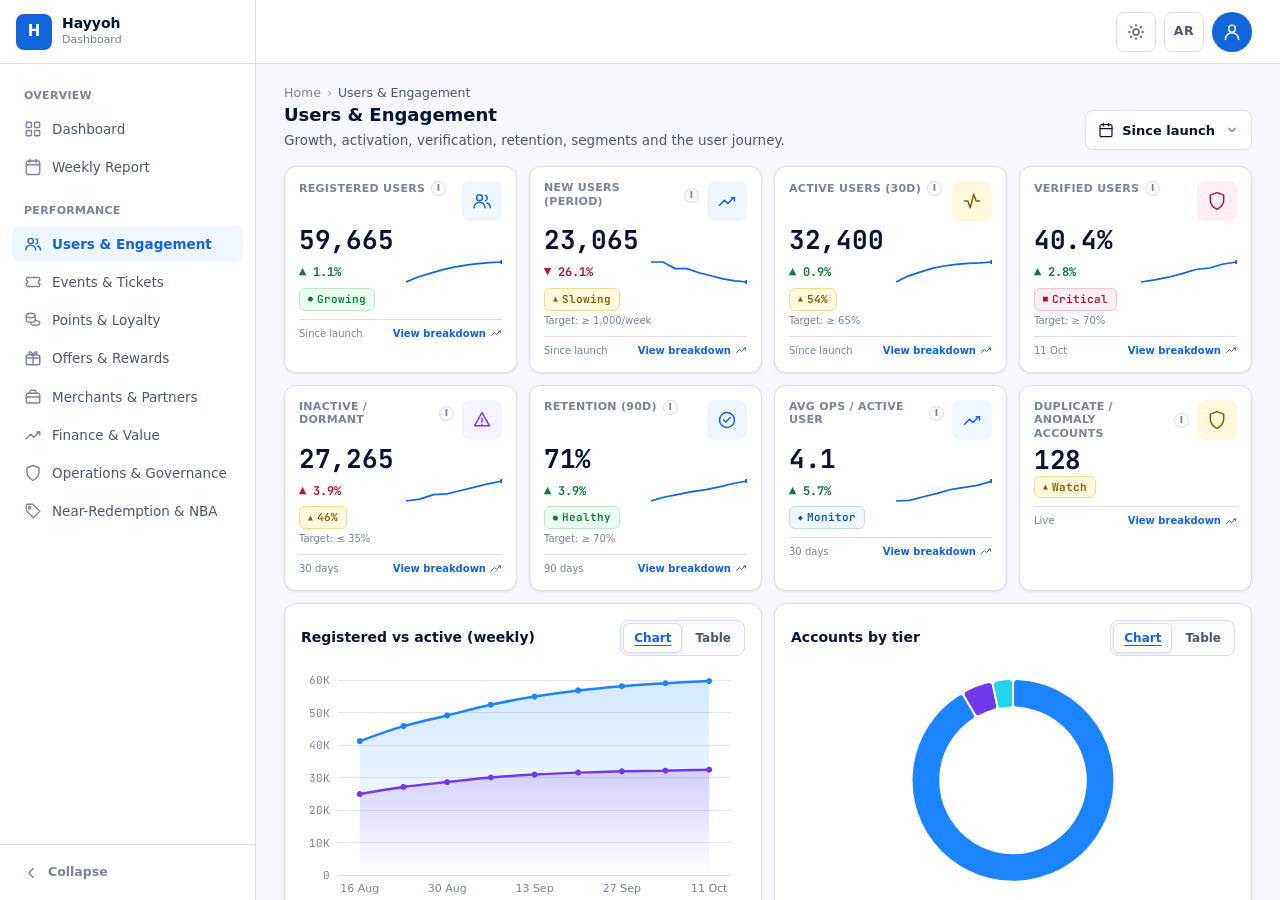
<file: users-engagement.html>
<!DOCTYPE html>
<html lang="en" dir="ltr">
  <head>
    <meta charset="utf-8">
    <meta name="viewport" content="width=device-width, initial-scale=1">
    <meta name="color-scheme" content="dark light">
    <title>Users &amp; Engagement — Hayyoh</title>
    <link rel="preconnect" href="https://fonts.googleapis.com">
    <link rel="preconnect" href="https://fonts.gstatic.com" crossorigin>
    <link rel="stylesheet" href="https://fonts.googleapis.com/css2?family=JetBrains+Mono:wght@400;500;700&display=swap">
    <link rel="stylesheet" href="assets/css/app.css">
    <link rel="stylesheet" href="assets/css/components.css">
    <link rel="stylesheet" href="assets/css/responsive.css">
    <script src="assets/js/preferences.js"></script>
  </head>
  <body>
    <div class="app-shell">
      <div class="sidebar-overlay" id="sidebar-overlay"></div>
      <aside class="sidebar" id="sidebar">
        <div class="sidebar-brand"><span class="brand-mark" aria-hidden="true">H</span>
          <div class="brand-text"><span class="brand-name">Hayyoh</span><span class="brand-caption"><span data-en="Dashboard" data-ar="لوحة المعلومات">Dashboard</span></span>
          </div>
          <button type="button" class="icon-button sidebar-close" id="sidebar-close" aria-label="Close navigation" data-i18n-label="closeNavigation">✕</button>
        </div>
        <nav class="sidebar-nav" aria-label="Main navigation" data-i18n-label="mainNavigation">
          <p class="nav-section"><span data-en="Overview" data-ar="نظرة عامة">Overview</span></p>
          <ul class="nav-list">
            <li><a class="nav-link" href="index.html"><svg aria-hidden="true" focusable="false" width="18" height="18" viewBox="0 0 24 24" fill="none" stroke="currentColor" stroke-width="1.8" stroke-linecap="round" stroke-linejoin="round"><rect x="3" y="3" width="7" height="7" rx="1.5"/><rect x="14" y="3" width="7" height="7" rx="1.5"/><rect x="3" y="14" width="7" height="7" rx="1.5"/><rect x="14" y="14" width="7" height="7" rx="1.5"/></svg><span class="nav-label"><span data-en="Dashboard" data-ar="لوحة المعلومات">Dashboard</span></span></a></li>
            <li><a class="nav-link" href="weekly-report.html"><svg aria-hidden="true" focusable="false" width="18" height="18" viewBox="0 0 24 24" fill="none" stroke="currentColor" stroke-width="1.8" stroke-linecap="round" stroke-linejoin="round"><rect x="3" y="4" width="18" height="18" rx="3"/><path d="M3 9h18M8 2v4M16 2v4"/></svg><span class="nav-label"><span data-en="Weekly Report" data-ar="التقرير الأسبوعي">Weekly Report</span></span></a></li>
          </ul>
          <p class="nav-section"><span data-en="Performance" data-ar="الأداء">Performance</span></p>
          <ul class="nav-list">
            <li><a class="nav-link is-active" href="users-engagement.html" aria-current="page"><svg aria-hidden="true" focusable="false" width="18" height="18" viewBox="0 0 24 24" fill="none" stroke="currentColor" stroke-width="1.8" stroke-linecap="round" stroke-linejoin="round"><circle cx="9" cy="8" r="3.5"/><path d="M2.5 20a6.5 6.5 0 0 1 13 0"/><path d="M16 5.2a3.5 3.5 0 0 1 0 6.6M22 20a6 6 0 0 0-4-5.6"/></svg><span class="nav-label"><span data-en="Users &amp; Engagement" data-ar="المستخدمون والتفاعل">Users &amp; Engagement</span></span></a></li>
            <li><a class="nav-link" href="events-tickets.html"><svg aria-hidden="true" focusable="false" width="18" height="18" viewBox="0 0 24 24" fill="none" stroke="currentColor" stroke-width="1.8" stroke-linecap="round" stroke-linejoin="round"><path d="M3 8a2 2 0 0 1 2-2h14a2 2 0 0 1 2 2v2a2 2 0 0 0 0 4v2a2 2 0 0 1-2 2H5a2 2 0 0 1-2-2v-2a2 2 0 0 0 0-4z"/></svg><span class="nav-label"><span data-en="Events &amp; Tickets" data-ar="الفعاليات والتذاكر">Events &amp; Tickets</span></span></a></li>
            <li><a class="nav-link" href="points-loyalty.html"><svg aria-hidden="true" focusable="false" width="18" height="18" viewBox="0 0 24 24" fill="none" stroke="currentColor" stroke-width="1.8" stroke-linecap="round" stroke-linejoin="round"><ellipse cx="9" cy="6" rx="6" ry="3"/><path d="M3 6v6c0 1.7 2.7 3 6 3s6-1.3 6-3V6"/><path d="M15 12.5c2.8.3 6 1.4 6 3.5 0 1.7-2.7 3-6 3s-6-1.3-6-3"/></svg><span class="nav-label"><span data-en="Points &amp; Loyalty" data-ar="النقاط والولاء">Points &amp; Loyalty</span></span></a></li>
            <li><a class="nav-link" href="offers-rewards.html"><svg aria-hidden="true" focusable="false" width="18" height="18" viewBox="0 0 24 24" fill="none" stroke="currentColor" stroke-width="1.8" stroke-linecap="round" stroke-linejoin="round"><rect x="3" y="8" width="18" height="13" rx="2"/><path d="M3 12h18M12 8v13M12 8S10 3 7.5 4 9 8 12 8m0 0s2-5 4.5-4S15 8 12 8"/></svg><span class="nav-label"><span data-en="Offers &amp; Rewards" data-ar="العروض والمكافآت">Offers &amp; Rewards</span></span></a></li>
            <li><a class="nav-link" href="merchants-partners.html"><svg aria-hidden="true" focusable="false" width="18" height="18" viewBox="0 0 24 24" fill="none" stroke="currentColor" stroke-width="1.8" stroke-linecap="round" stroke-linejoin="round"><rect x="3" y="7" width="18" height="13" rx="2"/><path d="M8 7V5a2 2 0 0 1 2-2h4a2 2 0 0 1 2 2v2M3 12h18"/></svg><span class="nav-label"><span data-en="Merchants &amp; Partners" data-ar="التجار والشركاء">Merchants &amp; Partners</span></span></a></li>
            <li><a class="nav-link" href="finance-value.html"><svg aria-hidden="true" focusable="false" width="18" height="18" viewBox="0 0 24 24" fill="none" stroke="currentColor" stroke-width="1.8" stroke-linecap="round" stroke-linejoin="round"><path d="M3 17l6-6 4 4 7-7"/><path d="M17 8h4v4"/></svg><span class="nav-label"><span data-en="Finance &amp; Value" data-ar="المالية والقيمة">Finance &amp; Value</span></span></a></li>
            <li><a class="nav-link" href="operations-governance.html"><svg aria-hidden="true" focusable="false" width="18" height="18" viewBox="0 0 24 24" fill="none" stroke="currentColor" stroke-width="1.8" stroke-linecap="round" stroke-linejoin="round"><path d="M12 2l8 3v6c0 5-3.5 8.5-8 11-4.5-2.5-8-6-8-11V5z"/></svg><span class="nav-label"><span data-en="Operations &amp; Governance" data-ar="التشغيل والحوكمة">Operations &amp; Governance</span></span></a></li>
            <li><a class="nav-link" href="near-redemption.html"><svg aria-hidden="true" focusable="false" width="18" height="18" viewBox="0 0 24 24" fill="none" stroke="currentColor" stroke-width="1.8" stroke-linecap="round" stroke-linejoin="round"><path d="M3 11.5V5a2 2 0 0 1 2-2h6.5L21 12.5 12.5 21z"/><circle cx="7.5" cy="7.5" r="1.5"/></svg><span class="nav-label"><span data-en="Near-Redemption &amp; NBA" data-ar="القرب من العروض">Near-Redemption &amp; NBA</span></span></a></li>
          </ul>
        </nav>
        <div class="sidebar-footer">
          <button type="button" class="sidebar-collapse" id="sidebar-collapse" aria-pressed="false" aria-label="Collapse sidebar"><svg aria-hidden="true" focusable="false" width="18" height="18" viewBox="0 0 24 24" fill="none" stroke="currentColor" stroke-width="1.8" stroke-linecap="round" stroke-linejoin="round"><path d="M15 6l-6 6 6 6"/></svg><span class="nav-label"><span data-en="Collapse" data-ar="طي القائمة">Collapse</span></span></button>
        </div>
      </aside>
      <div class="app-main">
        <header class="app-header">
          <button type="button" class="icon-button menu-toggle" id="menu-toggle" aria-controls="sidebar" aria-expanded="false" aria-label="Open navigation" data-i18n-label="openNavigation"><svg aria-hidden="true" focusable="false" width="20" height="20" viewBox="0 0 24 24" fill="none" stroke="currentColor" stroke-width="2" stroke-linecap="round"><path d="M4 6h16M4 12h16M4 18h16"/></svg></button>
          <div class="header-brand"><span class="brand-mark brand-mark-small" aria-hidden="true">H</span><span class="brand-name">Hayyoh</span>
          </div>
          <div class="header-actions">
            <button type="button" class="icon-button" id="theme-toggle" aria-label="Switch to light mode"><svg class="icon-sun" aria-hidden="true" focusable="false" width="18" height="18" viewBox="0 0 24 24" fill="none" stroke="currentColor" stroke-width="1.8" stroke-linecap="round" stroke-linejoin="round"><circle cx="12" cy="12" r="4"/><path d="M12 2v2M12 20v2M4.9 4.9l1.4 1.4M17.7 17.7l1.4 1.4M2 12h2M20 12h2M4.9 19.1l1.4-1.4M17.7 6.3l1.4-1.4"/></svg><svg class="icon-moon" aria-hidden="true" focusable="false" width="18" height="18" viewBox="0 0 24 24" fill="none" stroke="currentColor" stroke-width="1.8" stroke-linecap="round" stroke-linejoin="round" hidden><path d="M21 12.8A9 9 0 1 1 11.2 3a7 7 0 0 0 9.8 9.8z"/></svg></button><span class="visually-hidden" id="theme-status" aria-live="polite"></span>
            <button type="button" class="icon-button language-toggle" id="language-toggle" lang="en" aria-label="Switch to Arabic">AR</button><span class="avatar" aria-hidden="true"><svg aria-hidden="true" focusable="false" width="20" height="20" viewBox="0 0 24 24" fill="none" stroke="currentColor" stroke-width="1.8" stroke-linecap="round" stroke-linejoin="round"><circle cx="12" cy="8" r="4"/><path d="M4 21a8 8 0 0 1 16 0"/></svg></span>
          </div>
        </header>
        <div class="page-toolbar">
          <div class="page-heading">
            <nav aria-label="Breadcrumb" data-i18n-label="breadcrumb">
              <ol class="breadcrumb">
                <li><a href="index.html"><span data-en="Home" data-ar="الرئيسية">Home</span></a></li>
                <li aria-current="page"><span data-en="Users &amp; Engagement" data-ar="المستخدمون والتفاعل">Users &amp; Engagement</span></li>
              </ol>
            </nav>
            <h1 class="page-title"><span data-en="Users &amp; Engagement" data-ar="المستخدمون والتفاعل">Users &amp; Engagement</span></h1>
            <p class="page-description"><span data-en="Growth, activation, verification, retention, segments and the user journey." data-ar="النمو والتفعيل والتوثيق والاحتفاظ والشرائح ورحلة المستخدم.">Growth, activation, verification, retention, segments and the user journey.</span></p>
          </div>
          <div class="period-picker" id="period-picker">
            <button type="button" class="period-trigger" id="period-trigger" aria-haspopup="dialog" aria-expanded="false" aria-controls="period-menu" aria-label="Select reporting period" data-i18n-label="selectPeriod"><svg aria-hidden="true" focusable="false" width="16" height="16" viewBox="0 0 24 24" fill="none" stroke="currentColor" stroke-width="1.8" stroke-linecap="round" stroke-linejoin="round"><rect x="3" y="4" width="18" height="18" rx="2"/><path d="M16 2v4M8 2v4M3 10h18"/></svg><span class="period-label" id="period-label">Since launch</span><svg class="period-chevron" aria-hidden="true" focusable="false" width="14" height="14" viewBox="0 0 24 24" fill="none" stroke="currentColor" stroke-width="2" stroke-linecap="round" stroke-linejoin="round"><path d="M6 9l6 6 6-6"/></svg></button>
            <div class="period-menu" id="period-menu" role="dialog" aria-labelledby="period-heading" hidden>
              <p class="period-heading" id="period-heading"><span data-en="Period" data-ar="الفترة">Period</span></p>
              <div class="period-options" role="radiogroup" aria-labelledby="period-heading">
                <button type="button" role="radio" class="period-option" data-period="all" aria-checked="true"><span class="period-check" aria-hidden="true">✓</span><span data-en="Since launch" data-ar="منذ الإطلاق">Since launch</span></button>
                <button type="button" role="radio" class="period-option" data-period="w" aria-checked="false"><span class="period-check" aria-hidden="true">✓</span><span data-en="This week" data-ar="هذا الأسبوع">This week</span></button>
                <button type="button" role="radio" class="period-option" data-period="4w" aria-checked="false"><span class="period-check" aria-hidden="true">✓</span><span data-en="Last 4 weeks" data-ar="آخر 4 أسابيع">Last 4 weeks</span></button>
                <button type="button" role="radio" class="period-option" data-period="m" aria-checked="false"><span class="period-check" aria-hidden="true">✓</span><span data-en="Last month" data-ar="الشهر الماضي">Last month</span></button>
                <button type="button" role="radio" class="period-option" data-period="3m" aria-checked="false"><span class="period-check" aria-hidden="true">✓</span><span data-en="Last 3 months" data-ar="آخر 3 أشهر">Last 3 months</span></button>
                <button type="button" role="radio" class="period-option" data-period="custom" aria-checked="false"><span class="period-check" aria-hidden="true">✓</span><span data-en="Custom range" data-ar="فترة مخصصة">Custom range</span></button>
              </div>
              <div class="period-custom" id="period-custom" hidden>
                <label class="period-field"><span data-en="From" data-ar="من">From</span><input type="date" id="period-from" value="2026-08-16" min="2026-08-16" max="2026-10-11"></label>
                <label class="period-field"><span data-en="To" data-ar="إلى">To</span><input type="date" id="period-to" value="2026-10-11" min="2026-08-16" max="2026-10-11"></label>
                <p class="period-error" id="period-error" role="alert" hidden></p>
                <p class="period-hint"><span data-en="Available data: 16 Aug to 11 Oct 2026." data-ar="البيانات المتاحة: 16 أغسطس إلى 11 أكتوبر 2026.">Available data: 16 Aug to 11 Oct 2026.</span></p>
                <div class="period-actions">
                  <button type="button" class="button button-light" id="period-cancel"><span data-en="Cancel" data-ar="إلغاء">Cancel</span></button>
                  <button type="button" class="button button-primary" id="period-apply"><span data-en="Apply" data-ar="تطبيق">Apply</span></button>
                </div>
              </div>
            </div>
          </div>
        </div>
        <main class="app-content" id="main-content">
          <div class="dashboard-grid dashboard-grid-4">
            <article class="kpi" data-detail="registered-users" data-series="[41200, 45800, 49100, 52400, 54900, 56800, 58100, 59000, 59665]" data-aggregate="last" data-format="integer" role="button" tabindex="0" aria-label="Registered users details">
              <div class="kpi-head"><span class="kpi-title"><span data-en="Registered users" data-ar="المستخدمون المسجّلون">Registered users</span><span class="kpi-hint" aria-hidden="true">i<span class="kpi-hint-text">Total registered account holders.</span></span></span><span class="kpi-icon kpi-icon-blue"><svg aria-hidden="true" focusable="false" width="20" height="20" viewBox="0 0 24 24" fill="none" stroke="currentColor" stroke-width="1.8" stroke-linecap="round" stroke-linejoin="round"><circle cx="9" cy="8" r="3.5"/><path d="M2.5 20a6.5 6.5 0 0 1 13 0"/><path d="M16 5.2a3.5 3.5 0 0 1 0 6.6M22 20a6 6 0 0 0-4-5.6"/></svg></span>
              </div>
              <p class="kpi-value">59,665</p>
              <div class="kpi-trend"><span class="delta is-positive">▲ 1.1%</span>
                <svg class="spark" width="96" height="26" viewBox="0 0 96 26" aria-hidden="true" focusable="false"><polyline points="0.0,23.0 12.0,18.0 24.0,14.4 36.0,10.9 48.0,8.2 60.0,6.1 72.0,4.7 84.0,3.7 96.0,3.0" fill="none" stroke="currentColor" stroke-width="1.7"/><circle cx="96.0" cy="3.0" r="2.2" fill="currentColor"/></svg>
              </div>
              <div class="kpi-status"><span class="status status-green"><span class="status-mark" aria-hidden="true">●</span><span data-en="Growing" data-ar="ينمو">Growing</span></span>
              </div>
              <div class="kpi-footer"><span class="kpi-period">11 Oct</span><span class="kpi-link"><span data-en="View breakdown" data-ar="عرض التفاصيل">View breakdown</span> <svg aria-hidden="true" focusable="false" width="12" height="12" viewBox="0 0 24 24" fill="none" stroke="currentColor" stroke-width="1.8" stroke-linecap="round" stroke-linejoin="round"><path d="M3 17l6-6 4 4 7-7"/><path d="M17 8h4v4"/></svg></span>
              </div>
            </article>
            <article class="kpi" data-detail="new-users-period" data-series="[4600, 4600, 3300, 3300, 2500, 1900, 1300, 900, 665]" data-aggregate="sum" data-format="integer" role="button" tabindex="0" aria-label="New users (period) details">
              <div class="kpi-head"><span class="kpi-title"><span data-en="New users (period)" data-ar="المستخدمون الجدد (الفترة)">New users (period)</span><span class="kpi-hint" aria-hidden="true">i<span class="kpi-hint-text">New registrations in the selected period.</span></span></span><span class="kpi-icon kpi-icon-teal"><svg aria-hidden="true" focusable="false" width="20" height="20" viewBox="0 0 24 24" fill="none" stroke="currentColor" stroke-width="1.8" stroke-linecap="round" stroke-linejoin="round"><path d="M3 17l6-6 4 4 7-7"/><path d="M17 8h4v4"/></svg></span>
              </div>
              <p class="kpi-value">665</p>
              <div class="kpi-trend"><span class="delta is-positive">▲ 5.5%</span>
                <svg class="spark" width="96" height="26" viewBox="0 0 96 26" aria-hidden="true" focusable="false"><polyline points="0.0,23.0 13.7,21.2 27.4,16.9 41.1,15.8 54.9,10.7 68.6,9.3 82.3,6.8 96.0,3.0" fill="none" stroke="currentColor" stroke-width="1.7"/><circle cx="96.0" cy="3.0" r="2.2" fill="currentColor"/></svg>
              </div>
              <div class="kpi-status"><span class="status status-amber"><span class="status-mark" aria-hidden="true">▲</span><span data-en="Slowing" data-ar="يتباطأ">Slowing</span></span>
              </div>
              <p class="kpi-target"><span data-en="Target:" data-ar="المستهدف:">Target:</span> ≥ 1,000/week</p>
              <div class="kpi-footer"><span class="kpi-period">Week 5</span><span class="kpi-link"><span data-en="View breakdown" data-ar="عرض التفاصيل">View breakdown</span> <svg aria-hidden="true" focusable="false" width="12" height="12" viewBox="0 0 24 24" fill="none" stroke="currentColor" stroke-width="1.8" stroke-linecap="round" stroke-linejoin="round"><path d="M3 17l6-6 4 4 7-7"/><path d="M17 8h4v4"/></svg></span>
              </div>
            </article>
            <article class="kpi" data-detail="active-users-30d" data-series="[24900, 27100, 28600, 30000, 30900, 31500, 31900, 32100, 32400]" data-aggregate="last" data-format="integer" role="button" tabindex="0" aria-label="Active users (30d) details">
              <div class="kpi-head"><span class="kpi-title"><span data-en="Active users (30d)" data-ar="النشطون (30 يوماً)">Active users (30d)</span><span class="kpi-hint" aria-hidden="true">i<span class="kpi-hint-text">Active in the last 30 days (54.3% of registered).</span></span></span><span class="kpi-icon kpi-icon-amber"><svg aria-hidden="true" focusable="false" width="20" height="20" viewBox="0 0 24 24" fill="none" stroke="currentColor" stroke-width="1.8" stroke-linecap="round" stroke-linejoin="round"><path d="M3 12h4l3 8 4-16 3 8h4"/></svg></span>
              </div>
              <p class="kpi-value">32,400</p>
              <div class="kpi-trend"><span class="delta is-positive">▲ 0.9%</span>
                <svg class="spark" width="96" height="26" viewBox="0 0 96 26" aria-hidden="true" focusable="false"><polyline points="0.0,23.0 12.0,17.1 24.0,13.1 36.0,9.4 48.0,7.0 60.0,5.4 72.0,4.3 84.0,3.8 96.0,3.0" fill="none" stroke="currentColor" stroke-width="1.7"/><circle cx="96.0" cy="3.0" r="2.2" fill="currentColor"/></svg>
              </div>
              <div class="kpi-status"><span class="status status-amber"><span class="status-mark" aria-hidden="true">▲</span>54%</span>
              </div>
              <p class="kpi-target"><span data-en="Target:" data-ar="المستهدف:">Target:</span> ≥ 65%</p>
              <div class="kpi-footer"><span class="kpi-period">30 days</span><span class="kpi-link"><span data-en="View breakdown" data-ar="عرض التفاصيل">View breakdown</span> <svg aria-hidden="true" focusable="false" width="12" height="12" viewBox="0 0 24 24" fill="none" stroke="currentColor" stroke-width="1.8" stroke-linecap="round" stroke-linejoin="round"><path d="M3 17l6-6 4 4 7-7"/><path d="M17 8h4v4"/></svg></span>
              </div>
            </article>
            <article class="kpi" data-detail="verified-users" role="button" tabindex="0" aria-label="Verified users details">
              <div class="kpi-head"><span class="kpi-title"><span data-en="Verified users" data-ar="المستخدمون الموثّقون">Verified users</span><span class="kpi-hint" aria-hidden="true">i<span class="kpi-hint-text">Share of registered users verified (24,081).</span></span></span><span class="kpi-icon kpi-icon-red"><svg aria-hidden="true" focusable="false" width="20" height="20" viewBox="0 0 24 24" fill="none" stroke="currentColor" stroke-width="1.8" stroke-linecap="round" stroke-linejoin="round"><path d="M12 2l8 3v6c0 5-3.5 8.5-8 11-4.5-2.5-8-6-8-11V5z"/></svg></span>
              </div>
              <p class="kpi-value">40.4%</p>
              <div class="kpi-trend"><span class="delta is-positive">▲ 2.8%</span>
                <svg class="spark" width="96" height="26" viewBox="0 0 96 26" aria-hidden="true" focusable="false"><polyline points="0.0,23.0 13.7,20.8 27.4,18.2 41.1,14.6 54.9,10.5 68.6,9.0 82.3,5.0 96.0,3.0" fill="none" stroke="currentColor" stroke-width="1.7"/><circle cx="96.0" cy="3.0" r="2.2" fill="currentColor"/></svg>
              </div>
              <div class="kpi-status"><span class="status status-red"><span class="status-mark" aria-hidden="true">■</span><span data-en="Critical" data-ar="حرج">Critical</span></span>
              </div>
              <p class="kpi-target"><span data-en="Target:" data-ar="المستهدف:">Target:</span> ≥ 70%</p>
              <div class="kpi-footer"><span class="kpi-period">11 Oct</span><span class="kpi-link"><span data-en="View breakdown" data-ar="عرض التفاصيل">View breakdown</span> <svg aria-hidden="true" focusable="false" width="12" height="12" viewBox="0 0 24 24" fill="none" stroke="currentColor" stroke-width="1.8" stroke-linecap="round" stroke-linejoin="round"><path d="M3 17l6-6 4 4 7-7"/><path d="M17 8h4v4"/></svg></span>
              </div>
            </article>
          </div>
          <div class="dashboard-grid dashboard-grid-4">
            <article class="kpi" data-detail="inactive-dormant" role="button" tabindex="0" aria-label="Inactive / dormant details">
              <div class="kpi-head"><span class="kpi-title"><span data-en="Inactive / dormant" data-ar="غير النشطين / الخاملين">Inactive / dormant</span><span class="kpi-hint" aria-hidden="true">i<span class="kpi-hint-text">No qualifying action in 30 days.</span></span></span><span class="kpi-icon kpi-icon-purple"><svg aria-hidden="true" focusable="false" width="20" height="20" viewBox="0 0 24 24" fill="none" stroke="currentColor" stroke-width="1.8" stroke-linecap="round" stroke-linejoin="round"><path d="M12 3l9 16H3z"/><path d="M12 10v4M12 17h.01"/></svg></span>
              </div>
              <p class="kpi-value">27,265</p>
              <div class="kpi-trend"><span class="delta is-negative">▲ 3.9%</span>
                <svg class="spark" width="96" height="26" viewBox="0 0 96 26" aria-hidden="true" focusable="false"><polyline points="0.0,23.0 13.7,21.1 27.4,16.6 41.1,15.9 54.9,12.5 68.6,9.2 82.3,5.8 96.0,3.0" fill="none" stroke="currentColor" stroke-width="1.7"/><circle cx="96.0" cy="3.0" r="2.2" fill="currentColor"/></svg>
              </div>
              <div class="kpi-status"><span class="status status-amber"><span class="status-mark" aria-hidden="true">▲</span>46%</span>
              </div>
              <p class="kpi-target"><span data-en="Target:" data-ar="المستهدف:">Target:</span> ≤ 35%</p>
              <div class="kpi-footer"><span class="kpi-period">30 days</span><span class="kpi-link"><span data-en="View breakdown" data-ar="عرض التفاصيل">View breakdown</span> <svg aria-hidden="true" focusable="false" width="12" height="12" viewBox="0 0 24 24" fill="none" stroke="currentColor" stroke-width="1.8" stroke-linecap="round" stroke-linejoin="round"><path d="M3 17l6-6 4 4 7-7"/><path d="M17 8h4v4"/></svg></span>
              </div>
            </article>
            <article class="kpi" data-detail="retention-90d" role="button" tabindex="0" aria-label="Retention (90d) details">
              <div class="kpi-head"><span class="kpi-title"><span data-en="Retention (90d)" data-ar="معدل الاحتفاظ (90 يوماً)">Retention (90d)</span><span class="kpi-hint" aria-hidden="true">i<span class="kpi-hint-text">Users active in a period returning within 90 days.</span></span></span><span class="kpi-icon kpi-icon-teal"><svg aria-hidden="true" focusable="false" width="20" height="20" viewBox="0 0 24 24" fill="none" stroke="currentColor" stroke-width="1.8" stroke-linecap="round" stroke-linejoin="round"><circle cx="12" cy="12" r="9"/><path d="M8 12l2.5 2.5L16 9"/></svg></span>
              </div>
              <p class="kpi-value">71%</p>
              <div class="kpi-trend"><span class="delta is-positive">▲ 3.9%</span>
                <svg class="spark" width="96" height="26" viewBox="0 0 96 26" aria-hidden="true" focusable="false"><polyline points="0.0,23.0 13.7,19.0 27.4,16.3 41.1,13.6 54.9,11.6 68.6,8.9 82.3,5.5 96.0,3.0" fill="none" stroke="currentColor" stroke-width="1.7"/><circle cx="96.0" cy="3.0" r="2.2" fill="currentColor"/></svg>
              </div>
              <div class="kpi-status"><span class="status status-green"><span class="status-mark" aria-hidden="true">●</span><span data-en="Healthy" data-ar="سليم">Healthy</span></span>
              </div>
              <p class="kpi-target"><span data-en="Target:" data-ar="المستهدف:">Target:</span> ≥ 70%</p>
              <div class="kpi-footer"><span class="kpi-period">90 days</span><span class="kpi-link"><span data-en="View breakdown" data-ar="عرض التفاصيل">View breakdown</span> <svg aria-hidden="true" focusable="false" width="12" height="12" viewBox="0 0 24 24" fill="none" stroke="currentColor" stroke-width="1.8" stroke-linecap="round" stroke-linejoin="round"><path d="M3 17l6-6 4 4 7-7"/><path d="M17 8h4v4"/></svg></span>
              </div>
            </article>
            <article class="kpi" data-detail="avg-ops-active-user" role="button" tabindex="0" aria-label="Avg ops / active user details">
              <div class="kpi-head"><span class="kpi-title"><span data-en="Avg ops / active user" data-ar="متوسط العمليات لكل نشط">Avg ops / active user</span><span class="kpi-hint" aria-hidden="true">i<span class="kpi-hint-text">Average operations per active user.</span></span></span><span class="kpi-icon kpi-icon-teal"><svg aria-hidden="true" focusable="false" width="20" height="20" viewBox="0 0 24 24" fill="none" stroke="currentColor" stroke-width="1.8" stroke-linecap="round" stroke-linejoin="round"><path d="M3 17l6-6 4 4 7-7"/><path d="M17 8h4v4"/></svg></span>
              </div>
              <p class="kpi-value">4.1</p>
              <div class="kpi-trend"><span class="delta is-positive">▲ 5.7%</span>
                <svg class="spark" width="96" height="26" viewBox="0 0 96 26" aria-hidden="true" focusable="false"><polyline points="0.0,23.0 13.7,22.3 27.4,18.7 41.1,15.4 54.9,11.5 68.6,9.3 82.3,7.1 96.0,3.0" fill="none" stroke="currentColor" stroke-width="1.7"/><circle cx="96.0" cy="3.0" r="2.2" fill="currentColor"/></svg>
              </div>
              <div class="kpi-status"><span class="status status-info"><span class="status-mark" aria-hidden="true">◆</span><span data-en="Monitor" data-ar="مراقبة">Monitor</span></span>
              </div>
              <div class="kpi-footer"><span class="kpi-period">30 days</span><span class="kpi-link"><span data-en="View breakdown" data-ar="عرض التفاصيل">View breakdown</span> <svg aria-hidden="true" focusable="false" width="12" height="12" viewBox="0 0 24 24" fill="none" stroke="currentColor" stroke-width="1.8" stroke-linecap="round" stroke-linejoin="round"><path d="M3 17l6-6 4 4 7-7"/><path d="M17 8h4v4"/></svg></span>
              </div>
            </article>
            <article class="kpi" data-detail="duplicate-anomaly-accounts" role="button" tabindex="0" aria-label="Duplicate / anomaly accounts details">
              <div class="kpi-head"><span class="kpi-title"><span data-en="Duplicate / anomaly accounts" data-ar="حسابات مكررة / شاذة">Duplicate / anomaly accounts</span><span class="kpi-hint" aria-hidden="true">i<span class="kpi-hint-text">Accounts flagged for duplicate or unusual behaviour.</span></span></span><span class="kpi-icon kpi-icon-amber"><svg aria-hidden="true" focusable="false" width="20" height="20" viewBox="0 0 24 24" fill="none" stroke="currentColor" stroke-width="1.8" stroke-linecap="round" stroke-linejoin="round"><path d="M12 2l8 3v6c0 5-3.5 8.5-8 11-4.5-2.5-8-6-8-11V5z"/></svg></span>
              </div>
              <p class="kpi-value">128</p>
              <div class="kpi-status"><span class="status status-amber"><span class="status-mark" aria-hidden="true">▲</span><span data-en="Watch" data-ar="للمتابعة">Watch</span></span>
              </div>
              <div class="kpi-footer"><span class="kpi-period">Live</span><span class="kpi-link"><span data-en="View breakdown" data-ar="عرض التفاصيل">View breakdown</span> <svg aria-hidden="true" focusable="false" width="12" height="12" viewBox="0 0 24 24" fill="none" stroke="currentColor" stroke-width="1.8" stroke-linecap="round" stroke-linejoin="round"><path d="M3 17l6-6 4 4 7-7"/><path d="M17 8h4v4"/></svg></span>
              </div>
            </article>
          </div>
          <div class="dashboard-grid dashboard-grid-2">
            <section class="card chart-card">
              <div class="card-header">
                <h2 class="card-title">Registered vs active (weekly)</h2>
                <div class="view-switch" role="group" aria-label="Chart or table view" data-i18n-label="viewSwitch">
                  <button type="button" data-view="chart" data-view-for="usGrow" aria-pressed="true"><span data-en="Chart" data-ar="الرسم البياني">Chart</span></button>
                  <button type="button" data-view="table" data-view-for="usGrow" aria-pressed="false"><span data-en="Table" data-ar="الجدول">Table</span></button>
                </div>
              </div>
              <div id="usGrow" class="chart" role="img" aria-label="Registered vs active (weekly)"></div>
              <div id="usGrow-table" hidden>
                <div class="table-wrap">
                  <table class="data-table">
                    <caption class="visually-hidden">Registered vs active (weekly)</caption>
                    <thead>
                      <tr>
                        <th scope="col">Week</th>
                        <th scope="col">Registered</th>
                        <th scope="col">Active</th>
                      </tr>
                    </thead>
                    <tbody>
                      <tr>
                        <td>Week 1</td>
                        <td>41,200</td>
                        <td>24,900</td>
                      </tr>
                      <tr>
                        <td>Week 2</td>
                        <td>45,800</td>
                        <td>27,100</td>
                      </tr>
                      <tr>
                        <td>Week 3</td>
                        <td>49,100</td>
                        <td>28,600</td>
                      </tr>
                      <tr>
                        <td>Week 4</td>
                        <td>52,400</td>
                        <td>30,000</td>
                      </tr>
                      <tr>
                        <td>Week 5</td>
                        <td>54,900</td>
                        <td>30,900</td>
                      </tr>
                      <tr>
                        <td>Week 6</td>
                        <td>56,800</td>
                        <td>31,500</td>
                      </tr>
                      <tr>
                        <td>Week 7</td>
                        <td>58,100</td>
                        <td>31,900</td>
                      </tr>
                      <tr>
                        <td>Week 8</td>
                        <td>59,000</td>
                        <td>32,100</td>
                      </tr>
                      <tr>
                        <td>Week 9</td>
                        <td>59,665</td>
                        <td>32,400</td>
                      </tr>
                    </tbody>
                  </table>
                </div>
              </div>
            </section>
            <section class="card chart-card">
              <div class="card-header">
                <h2 class="card-title"><span data-en="Accounts by tier" data-ar="الحسابات حسب الفئة">Accounts by tier</span></h2>
                <div class="view-switch" role="group" aria-label="Chart or table view" data-i18n-label="viewSwitch">
                  <button type="button" data-view="chart" data-view-for="usTier" aria-pressed="true"><span data-en="Chart" data-ar="الرسم البياني">Chart</span></button>
                  <button type="button" data-view="table" data-view-for="usTier" aria-pressed="false"><span data-en="Table" data-ar="الجدول">Table</span></button>
                </div>
              </div>
              <div id="usTier" class="chart" role="img" aria-label="Accounts by tier"></div>
              <div id="usTier-table" hidden>
                <div class="table-wrap">
                  <table class="data-table">
                    <caption class="visually-hidden">Accounts by tier</caption>
                    <thead>
                      <tr>
                        <th scope="col">Tier</th>
                        <th scope="col">Accounts</th>
                      </tr>
                    </thead>
                    <tbody>
                      <tr>
                        <td>Member</td>
                        <td>54,756</td>
                      </tr>
                      <tr>
                        <td>Bronze</td>
                        <td>3,026</td>
                      </tr>
                      <tr>
                        <td>Silver</td>
                        <td>1,972</td>
                      </tr>
                    </tbody>
                    <tfoot>
                      <tr>
                        <th scope="row">Total</th>
                        <td>59,665</td>
                      </tr>
                    </tfoot>
                  </table>
                </div>
              </div>
            </section>
          </div>
          <div class="dashboard-grid dashboard-grid-2">
            <section class="card chart-card">
              <div class="card-header">
                <h2 class="card-title"><span data-en="Verification status" data-ar="حالة التوثيق">Verification status</span></h2>
                <div class="view-switch" role="group" aria-label="Chart or table view" data-i18n-label="viewSwitch">
                  <button type="button" data-view="chart" data-view-for="usVer" aria-pressed="true"><span data-en="Chart" data-ar="الرسم البياني">Chart</span></button>
                  <button type="button" data-view="table" data-view-for="usVer" aria-pressed="false"><span data-en="Table" data-ar="الجدول">Table</span></button>
                </div>
              </div>
              <div id="usVer" class="chart" role="img" aria-label="Verification status"></div>
              <div id="usVer-table" hidden>
                <div class="table-wrap">
                  <table class="data-table">
                    <caption class="visually-hidden">Verification status</caption>
                    <thead>
                      <tr>
                        <th scope="col">Status</th>
                        <th scope="col">Users</th>
                      </tr>
                    </thead>
                    <tbody>
                      <tr>
                        <td>Verified</td>
                        <td>24,081</td>
                      </tr>
                      <tr>
                        <td>Not verified</td>
                        <td>35,584</td>
                      </tr>
                    </tbody>
                  </table>
                </div>
              </div>
            </section>
            <section class="card chart-card">
              <div class="card-header">
                <h2 class="card-title"><span data-en="Engagement by feature (est.)" data-ar="التفاعل حسب الخاصية (تقديري)">Engagement by feature (est.)</span></h2>
                <div class="view-switch" role="group" aria-label="Chart or table view" data-i18n-label="viewSwitch">
                  <button type="button" data-view="chart" data-view-for="usFeat" aria-pressed="true"><span data-en="Chart" data-ar="الرسم البياني">Chart</span></button>
                  <button type="button" data-view="table" data-view-for="usFeat" aria-pressed="false"><span data-en="Table" data-ar="الجدول">Table</span></button>
                </div>
              </div>
              <div id="usFeat" class="chart" role="img" aria-label="Engagement by feature (est.)"></div>
              <div id="usFeat-table" hidden>
                <div class="table-wrap">
                  <table class="data-table">
                    <caption class="visually-hidden">Engagement by feature (est.)</caption>
                    <thead>
                      <tr>
                        <th scope="col">Feature</th>
                        <th scope="col">Users</th>
                      </tr>
                    </thead>
                    <tbody>
                      <tr>
                        <td>Check-in</td>
                        <td>29,800</td>
                      </tr>
                      <tr>
                        <td>Points</td>
                        <td>21,400</td>
                      </tr>
                      <tr>
                        <td>Offers</td>
                        <td>15,200</td>
                      </tr>
                      <tr>
                        <td>Redeem</td>
                        <td>187</td>
                      </tr>
                      <tr>
                        <td>Profile</td>
                        <td>9,800</td>
                      </tr>
                    </tbody>
                  </table>
                </div>
              </div>
            </section>
          </div>
          <div class="dashboard-grid dashboard-grid-2 decision-grid">
            <section class="decision">
              <h2 class="decision-title"><svg aria-hidden="true" focusable="false" width="16" height="16" viewBox="0 0 24 24" fill="none" stroke="currentColor" stroke-width="1.8" stroke-linecap="round" stroke-linejoin="round"><path d="M3 12h4l3 8 4-16 3 8h4"/></svg> <span data-en="What this tells you" data-ar="ماذا يُظهر هذا">What this tells you</span></h2>
              <ul class="bullet-list">
                <li><span data-en="Does growth convert to active, verified users?" data-ar="هل يتحوّل النمو إلى مستخدمين نشطين موثّقين؟">Does growth convert to active, verified users?</span></li>
                <li><span data-en="Which features drive engagement and where do we lose users?" data-ar="أي الخصائص تقود التفاعل وأين نفقد المستخدم؟">Which features drive engagement and where do we lose users?</span></li>
                <li><span data-en="Which segments are highest-value and which need reactivation?" data-ar="ما الشرائح الأعلى قيمة والتي تحتاج تنشيطاً؟">Which segments are highest-value and which need reactivation?</span></li>
              </ul>
            </section>
            <section class="decision">
              <h2 class="decision-title"><svg aria-hidden="true" focusable="false" width="16" height="16" viewBox="0 0 24 24" fill="none" stroke="currentColor" stroke-width="1.8" stroke-linecap="round" stroke-linejoin="round"><circle cx="12" cy="12" r="9"/><path d="M8 12l2.5 2.5L16 9"/></svg> <span data-en="Recommended actions" data-ar="الإجراءات المقترحة">Recommended actions</span></h2>
              <ul class="bullet-list">
                <li><span data-en="Set activation and verification targets." data-ar="تحديد مستهدفات التنشيط والتوثيق.">Set activation and verification targets.</span></li>
                <li><span data-en="Prioritise campaigns that lift the active share." data-ar="إعطاء الأولوية للحملات التي ترفع نسبة النشاط.">Prioritise campaigns that lift the active share.</span></li>
                <li><span data-en="Launch a reactivation campaign for dormant segments." data-ar="إطلاق حملة تنشيط للشرائح الخاملة.">Launch a reactivation campaign for dormant segments.</span></li>
              </ul>
            </section>
          </div>
        </main>
        <footer class="app-footer"><span data-en="Hayyoh · Users &amp; Engagement" data-ar="حيّوه · المستخدمون والتفاعل">Hayyoh · Users &amp; Engagement</span>
        </footer>
      </div>
    </div>
    <div class="drawer-overlay" id="drawer-overlay"></div>
    <aside class="drawer" id="kpi-drawer" role="dialog" aria-modal="true" aria-labelledby="kpi-drawer-title" aria-label="Details" data-i18n-label="details"></aside>
    <script src="assets/vendor/echarts/echarts.min.js"></script>
    <script src="assets/js/app.js"></script>
    <script src="assets/js/i18n.js"></script>
    <script src="assets/js/theme.js"></script>
    <script src="assets/js/charts.js"></script>
    <script src="assets/js/sidebar.js"></script>
    <script src="assets/js/period-picker.js"></script>
    <script src="assets/js/dashboard.js"></script>
    <script src="assets/js/data.js"></script>
    <script src="assets/js/pages/users-engagement.js"></script>
  </body>
</html>
</file>
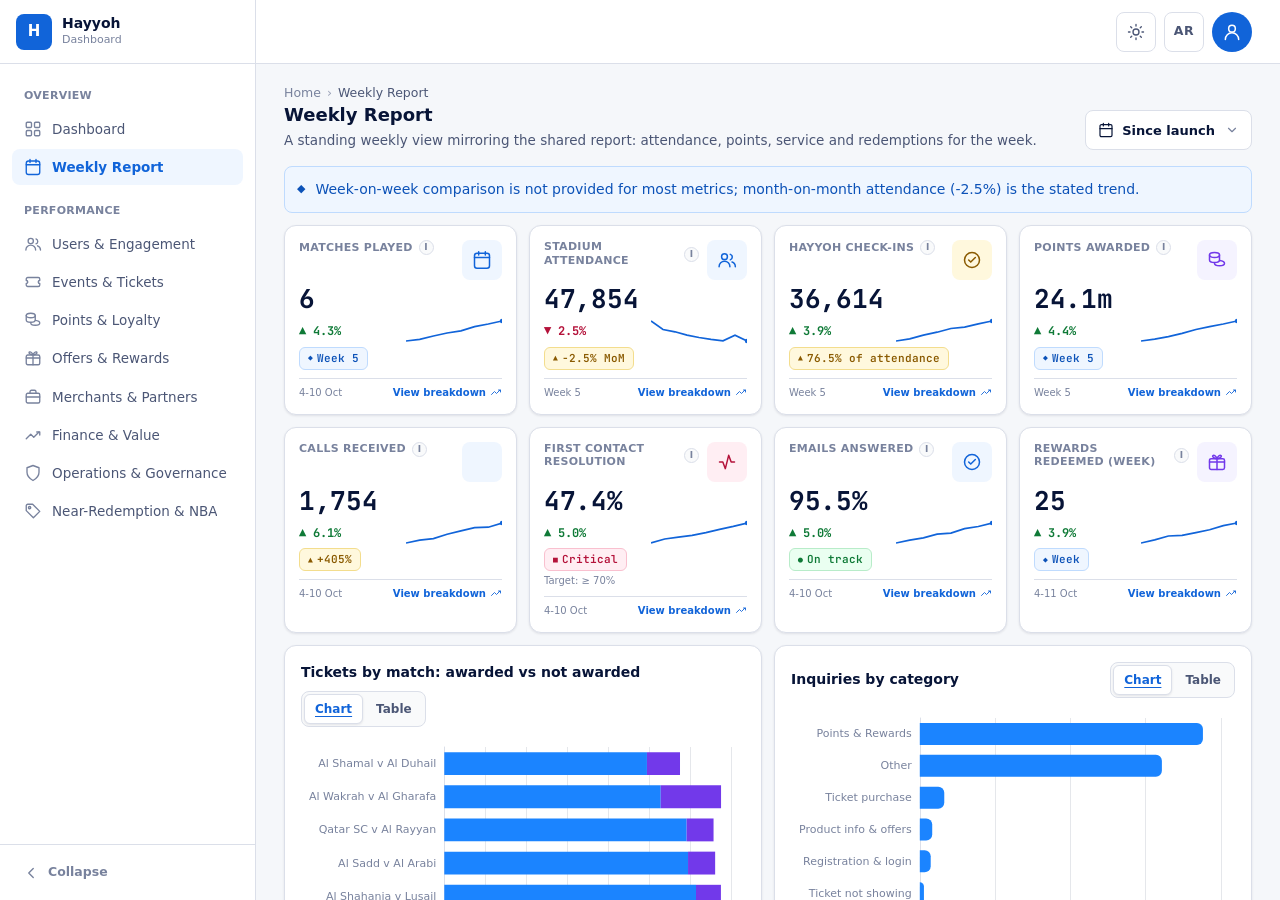
<file: weekly-report.html>
<!DOCTYPE html>
<html lang="en" dir="ltr">
  <head>
    <meta charset="utf-8">
    <meta name="viewport" content="width=device-width, initial-scale=1">
    <meta name="color-scheme" content="dark light">
    <title>Weekly Report — Hayyoh</title>
    <link rel="preconnect" href="https://fonts.googleapis.com">
    <link rel="preconnect" href="https://fonts.gstatic.com" crossorigin>
    <link rel="stylesheet" href="https://fonts.googleapis.com/css2?family=JetBrains+Mono:wght@400;500;700&display=swap">
    <link rel="stylesheet" href="assets/css/app.css">
    <link rel="stylesheet" href="assets/css/components.css">
    <link rel="stylesheet" href="assets/css/responsive.css">
    <script src="assets/js/preferences.js"></script>
  </head>
  <body>
    <div class="app-shell">
      <div class="sidebar-overlay" id="sidebar-overlay"></div>
      <aside class="sidebar" id="sidebar">
        <div class="sidebar-brand"><span class="brand-mark" aria-hidden="true">H</span>
          <div class="brand-text"><span class="brand-name">Hayyoh</span><span class="brand-caption"><span data-en="Dashboard" data-ar="لوحة المعلومات">Dashboard</span></span>
          </div>
          <button type="button" class="icon-button sidebar-close" id="sidebar-close" aria-label="Close navigation" data-i18n-label="closeNavigation">✕</button>
        </div>
        <nav class="sidebar-nav" aria-label="Main navigation" data-i18n-label="mainNavigation">
          <p class="nav-section"><span data-en="Overview" data-ar="نظرة عامة">Overview</span></p>
          <ul class="nav-list">
            <li><a class="nav-link" href="index.html"><svg aria-hidden="true" focusable="false" width="18" height="18" viewBox="0 0 24 24" fill="none" stroke="currentColor" stroke-width="1.8" stroke-linecap="round" stroke-linejoin="round"><rect x="3" y="3" width="7" height="7" rx="1.5"/><rect x="14" y="3" width="7" height="7" rx="1.5"/><rect x="3" y="14" width="7" height="7" rx="1.5"/><rect x="14" y="14" width="7" height="7" rx="1.5"/></svg><span class="nav-label"><span data-en="Dashboard" data-ar="لوحة المعلومات">Dashboard</span></span></a></li>
            <li><a class="nav-link is-active" href="weekly-report.html" aria-current="page"><svg aria-hidden="true" focusable="false" width="18" height="18" viewBox="0 0 24 24" fill="none" stroke="currentColor" stroke-width="1.8" stroke-linecap="round" stroke-linejoin="round"><rect x="3" y="4" width="18" height="18" rx="3"/><path d="M3 9h18M8 2v4M16 2v4"/></svg><span class="nav-label"><span data-en="Weekly Report" data-ar="التقرير الأسبوعي">Weekly Report</span></span></a></li>
          </ul>
          <p class="nav-section"><span data-en="Performance" data-ar="الأداء">Performance</span></p>
          <ul class="nav-list">
            <li><a class="nav-link" href="users-engagement.html"><svg aria-hidden="true" focusable="false" width="18" height="18" viewBox="0 0 24 24" fill="none" stroke="currentColor" stroke-width="1.8" stroke-linecap="round" stroke-linejoin="round"><circle cx="9" cy="8" r="3.5"/><path d="M2.5 20a6.5 6.5 0 0 1 13 0"/><path d="M16 5.2a3.5 3.5 0 0 1 0 6.6M22 20a6 6 0 0 0-4-5.6"/></svg><span class="nav-label"><span data-en="Users &amp; Engagement" data-ar="المستخدمون والتفاعل">Users &amp; Engagement</span></span></a></li>
            <li><a class="nav-link" href="events-tickets.html"><svg aria-hidden="true" focusable="false" width="18" height="18" viewBox="0 0 24 24" fill="none" stroke="currentColor" stroke-width="1.8" stroke-linecap="round" stroke-linejoin="round"><path d="M3 8a2 2 0 0 1 2-2h14a2 2 0 0 1 2 2v2a2 2 0 0 0 0 4v2a2 2 0 0 1-2 2H5a2 2 0 0 1-2-2v-2a2 2 0 0 0 0-4z"/></svg><span class="nav-label"><span data-en="Events &amp; Tickets" data-ar="الفعاليات والتذاكر">Events &amp; Tickets</span></span></a></li>
            <li><a class="nav-link" href="points-loyalty.html"><svg aria-hidden="true" focusable="false" width="18" height="18" viewBox="0 0 24 24" fill="none" stroke="currentColor" stroke-width="1.8" stroke-linecap="round" stroke-linejoin="round"><ellipse cx="9" cy="6" rx="6" ry="3"/><path d="M3 6v6c0 1.7 2.7 3 6 3s6-1.3 6-3V6"/><path d="M15 12.5c2.8.3 6 1.4 6 3.5 0 1.7-2.7 3-6 3s-6-1.3-6-3"/></svg><span class="nav-label"><span data-en="Points &amp; Loyalty" data-ar="النقاط والولاء">Points &amp; Loyalty</span></span></a></li>
            <li><a class="nav-link" href="offers-rewards.html"><svg aria-hidden="true" focusable="false" width="18" height="18" viewBox="0 0 24 24" fill="none" stroke="currentColor" stroke-width="1.8" stroke-linecap="round" stroke-linejoin="round"><rect x="3" y="8" width="18" height="13" rx="2"/><path d="M3 12h18M12 8v13M12 8S10 3 7.5 4 9 8 12 8m0 0s2-5 4.5-4S15 8 12 8"/></svg><span class="nav-label"><span data-en="Offers &amp; Rewards" data-ar="العروض والمكافآت">Offers &amp; Rewards</span></span></a></li>
            <li><a class="nav-link" href="merchants-partners.html"><svg aria-hidden="true" focusable="false" width="18" height="18" viewBox="0 0 24 24" fill="none" stroke="currentColor" stroke-width="1.8" stroke-linecap="round" stroke-linejoin="round"><rect x="3" y="7" width="18" height="13" rx="2"/><path d="M8 7V5a2 2 0 0 1 2-2h4a2 2 0 0 1 2 2v2M3 12h18"/></svg><span class="nav-label"><span data-en="Merchants &amp; Partners" data-ar="التجار والشركاء">Merchants &amp; Partners</span></span></a></li>
            <li><a class="nav-link" href="finance-value.html"><svg aria-hidden="true" focusable="false" width="18" height="18" viewBox="0 0 24 24" fill="none" stroke="currentColor" stroke-width="1.8" stroke-linecap="round" stroke-linejoin="round"><path d="M3 17l6-6 4 4 7-7"/><path d="M17 8h4v4"/></svg><span class="nav-label"><span data-en="Finance &amp; Value" data-ar="المالية والقيمة">Finance &amp; Value</span></span></a></li>
            <li><a class="nav-link" href="operations-governance.html"><svg aria-hidden="true" focusable="false" width="18" height="18" viewBox="0 0 24 24" fill="none" stroke="currentColor" stroke-width="1.8" stroke-linecap="round" stroke-linejoin="round"><path d="M12 2l8 3v6c0 5-3.5 8.5-8 11-4.5-2.5-8-6-8-11V5z"/></svg><span class="nav-label"><span data-en="Operations &amp; Governance" data-ar="التشغيل والحوكمة">Operations &amp; Governance</span></span></a></li>
            <li><a class="nav-link" href="near-redemption.html"><svg aria-hidden="true" focusable="false" width="18" height="18" viewBox="0 0 24 24" fill="none" stroke="currentColor" stroke-width="1.8" stroke-linecap="round" stroke-linejoin="round"><path d="M3 11.5V5a2 2 0 0 1 2-2h6.5L21 12.5 12.5 21z"/><circle cx="7.5" cy="7.5" r="1.5"/></svg><span class="nav-label"><span data-en="Near-Redemption &amp; NBA" data-ar="القرب من العروض">Near-Redemption &amp; NBA</span></span></a></li>
          </ul>
        </nav>
        <div class="sidebar-footer">
          <button type="button" class="sidebar-collapse" id="sidebar-collapse" aria-pressed="false" aria-label="Collapse sidebar"><svg aria-hidden="true" focusable="false" width="18" height="18" viewBox="0 0 24 24" fill="none" stroke="currentColor" stroke-width="1.8" stroke-linecap="round" stroke-linejoin="round"><path d="M15 6l-6 6 6 6"/></svg><span class="nav-label"><span data-en="Collapse" data-ar="طي القائمة">Collapse</span></span></button>
        </div>
      </aside>
      <div class="app-main">
        <header class="app-header">
          <button type="button" class="icon-button menu-toggle" id="menu-toggle" aria-controls="sidebar" aria-expanded="false" aria-label="Open navigation" data-i18n-label="openNavigation"><svg aria-hidden="true" focusable="false" width="20" height="20" viewBox="0 0 24 24" fill="none" stroke="currentColor" stroke-width="2" stroke-linecap="round"><path d="M4 6h16M4 12h16M4 18h16"/></svg></button>
          <div class="header-brand"><span class="brand-mark brand-mark-small" aria-hidden="true">H</span><span class="brand-name">Hayyoh</span>
          </div>
          <div class="header-actions">
            <button type="button" class="icon-button" id="theme-toggle" aria-label="Switch to light mode"><svg class="icon-sun" aria-hidden="true" focusable="false" width="18" height="18" viewBox="0 0 24 24" fill="none" stroke="currentColor" stroke-width="1.8" stroke-linecap="round" stroke-linejoin="round"><circle cx="12" cy="12" r="4"/><path d="M12 2v2M12 20v2M4.9 4.9l1.4 1.4M17.7 17.7l1.4 1.4M2 12h2M20 12h2M4.9 19.1l1.4-1.4M17.7 6.3l1.4-1.4"/></svg><svg class="icon-moon" aria-hidden="true" focusable="false" width="18" height="18" viewBox="0 0 24 24" fill="none" stroke="currentColor" stroke-width="1.8" stroke-linecap="round" stroke-linejoin="round" hidden><path d="M21 12.8A9 9 0 1 1 11.2 3a7 7 0 0 0 9.8 9.8z"/></svg></button><span class="visually-hidden" id="theme-status" aria-live="polite"></span>
            <button type="button" class="icon-button language-toggle" id="language-toggle" lang="en" aria-label="Switch to Arabic">AR</button><span class="avatar" aria-hidden="true"><svg aria-hidden="true" focusable="false" width="20" height="20" viewBox="0 0 24 24" fill="none" stroke="currentColor" stroke-width="1.8" stroke-linecap="round" stroke-linejoin="round"><circle cx="12" cy="8" r="4"/><path d="M4 21a8 8 0 0 1 16 0"/></svg></span>
          </div>
        </header>
        <div class="page-toolbar">
          <div class="page-heading">
            <nav aria-label="Breadcrumb" data-i18n-label="breadcrumb">
              <ol class="breadcrumb">
                <li><a href="index.html"><span data-en="Home" data-ar="الرئيسية">Home</span></a></li>
                <li aria-current="page"><span data-en="Weekly Report" data-ar="التقرير الأسبوعي">Weekly Report</span></li>
              </ol>
            </nav>
            <h1 class="page-title"><span data-en="Weekly Report" data-ar="التقرير الأسبوعي">Weekly Report</span></h1>
            <p class="page-description"><span data-en="A standing weekly view mirroring the shared report: attendance, points, service and redemptions for the week." data-ar="عرض أسبوعي ثابت يعكس التقرير المشترك: الحضور والنقاط والخدمة والاستبدالات خلال الأسبوع.">A standing weekly view mirroring the shared report: attendance, points, service and redemptions for the week.</span></p>
          </div>
          <div class="period-picker" id="period-picker">
            <button type="button" class="period-trigger" id="period-trigger" aria-haspopup="dialog" aria-expanded="false" aria-controls="period-menu" aria-label="Select reporting period" data-i18n-label="selectPeriod"><svg aria-hidden="true" focusable="false" width="16" height="16" viewBox="0 0 24 24" fill="none" stroke="currentColor" stroke-width="1.8" stroke-linecap="round" stroke-linejoin="round"><rect x="3" y="4" width="18" height="18" rx="2"/><path d="M16 2v4M8 2v4M3 10h18"/></svg><span class="period-label" id="period-label">Since launch</span><svg class="period-chevron" aria-hidden="true" focusable="false" width="14" height="14" viewBox="0 0 24 24" fill="none" stroke="currentColor" stroke-width="2" stroke-linecap="round" stroke-linejoin="round"><path d="M6 9l6 6 6-6"/></svg></button>
            <div class="period-menu" id="period-menu" role="dialog" aria-labelledby="period-heading" hidden>
              <p class="period-heading" id="period-heading"><span data-en="Period" data-ar="الفترة">Period</span></p>
              <div class="period-options" role="radiogroup" aria-labelledby="period-heading">
                <button type="button" role="radio" class="period-option" data-period="all" aria-checked="true"><span class="period-check" aria-hidden="true">✓</span><span data-en="Since launch" data-ar="منذ الإطلاق">Since launch</span></button>
                <button type="button" role="radio" class="period-option" data-period="w" aria-checked="false"><span class="period-check" aria-hidden="true">✓</span><span data-en="This week" data-ar="هذا الأسبوع">This week</span></button>
                <button type="button" role="radio" class="period-option" data-period="4w" aria-checked="false"><span class="period-check" aria-hidden="true">✓</span><span data-en="Last 4 weeks" data-ar="آخر 4 أسابيع">Last 4 weeks</span></button>
                <button type="button" role="radio" class="period-option" data-period="m" aria-checked="false"><span class="period-check" aria-hidden="true">✓</span><span data-en="Last month" data-ar="الشهر الماضي">Last month</span></button>
                <button type="button" role="radio" class="period-option" data-period="3m" aria-checked="false"><span class="period-check" aria-hidden="true">✓</span><span data-en="Last 3 months" data-ar="آخر 3 أشهر">Last 3 months</span></button>
                <button type="button" role="radio" class="period-option" data-period="custom" aria-checked="false"><span class="period-check" aria-hidden="true">✓</span><span data-en="Custom range" data-ar="فترة مخصصة">Custom range</span></button>
              </div>
              <div class="period-custom" id="period-custom" hidden>
                <label class="period-field"><span data-en="From" data-ar="من">From</span><input type="date" id="period-from" value="2026-08-16" min="2026-08-16" max="2026-10-11"></label>
                <label class="period-field"><span data-en="To" data-ar="إلى">To</span><input type="date" id="period-to" value="2026-10-11" min="2026-08-16" max="2026-10-11"></label>
                <p class="period-error" id="period-error" role="alert" hidden></p>
                <p class="period-hint"><span data-en="Available data: 16 Aug to 11 Oct 2026." data-ar="البيانات المتاحة: 16 أغسطس إلى 11 أكتوبر 2026.">Available data: 16 Aug to 11 Oct 2026.</span></p>
                <div class="period-actions">
                  <button type="button" class="button button-light" id="period-cancel"><span data-en="Cancel" data-ar="إلغاء">Cancel</span></button>
                  <button type="button" class="button button-primary" id="period-apply"><span data-en="Apply" data-ar="تطبيق">Apply</span></button>
                </div>
              </div>
            </div>
          </div>
        </div>
        <main class="app-content" id="main-content">
          <div class="alert alert-info" role="note"><span class="alert-mark" aria-hidden="true">◆</span>
            <p><span data-en="Week-on-week comparison is not provided for most metrics; month-on-month attendance (-2.5%) is the stated trend." data-ar="لا تتوفر مقارنة أسبوعية لمعظم المؤشرات؛ الاتجاه المُعلن هو الحضور الشهري (-2.5%).">Week-on-week comparison is not provided for most metrics; month-on-month attendance (-2.5%) is the stated trend.</span></p>
          </div>
          <div class="dashboard-grid dashboard-grid-4">
            <article class="kpi" data-detail="matches-played" role="button" tabindex="0" aria-label="Matches played details">
              <div class="kpi-head"><span class="kpi-title"><span data-en="Matches played" data-ar="المباريات المُقامة">Matches played</span><span class="kpi-hint" aria-hidden="true">i<span class="kpi-hint-text">QSL matches in the reporting week.</span></span></span><span class="kpi-icon kpi-icon-teal"><svg aria-hidden="true" focusable="false" width="20" height="20" viewBox="0 0 24 24" fill="none" stroke="currentColor" stroke-width="1.8" stroke-linecap="round" stroke-linejoin="round"><rect x="3" y="4" width="18" height="18" rx="3"/><path d="M3 9h18M8 2v4M16 2v4"/></svg></span>
              </div>
              <p class="kpi-value">6</p>
              <div class="kpi-trend"><span class="delta is-positive">▲ 4.3%</span>
                <svg class="spark" width="96" height="26" viewBox="0 0 96 26" aria-hidden="true" focusable="false"><polyline points="0.0,23.0 13.7,21.4 27.4,18.0 41.1,15.0 54.9,12.8 68.6,8.6 82.3,6.0 96.0,3.0" fill="none" stroke="currentColor" stroke-width="1.7"/><circle cx="96.0" cy="3.0" r="2.2" fill="currentColor"/></svg>
              </div>
              <div class="kpi-status"><span class="status status-info"><span class="status-mark" aria-hidden="true">◆</span>Week 5</span>
              </div>
              <div class="kpi-footer"><span class="kpi-period">4-10 Oct</span><span class="kpi-link"><span data-en="View breakdown" data-ar="عرض التفاصيل">View breakdown</span> <svg aria-hidden="true" focusable="false" width="12" height="12" viewBox="0 0 24 24" fill="none" stroke="currentColor" stroke-width="1.8" stroke-linecap="round" stroke-linejoin="round"><path d="M3 17l6-6 4 4 7-7"/><path d="M17 8h4v4"/></svg></span>
              </div>
            </article>
            <article class="kpi" data-detail="stadium-attendance" role="button" tabindex="0" aria-label="Stadium attendance details">
              <div class="kpi-head"><span class="kpi-title"><span data-en="Stadium attendance" data-ar="حضور الملعب">Stadium attendance</span><span class="kpi-hint" aria-hidden="true">i<span class="kpi-hint-text">Total Week-5 attendance.</span></span></span><span class="kpi-icon kpi-icon-blue"><svg aria-hidden="true" focusable="false" width="20" height="20" viewBox="0 0 24 24" fill="none" stroke="currentColor" stroke-width="1.8" stroke-linecap="round" stroke-linejoin="round"><circle cx="9" cy="8" r="3.5"/><path d="M2.5 20a6.5 6.5 0 0 1 13 0"/><path d="M16 5.2a3.5 3.5 0 0 1 0 6.6M22 20a6 6 0 0 0-4-5.6"/></svg></span>
              </div>
              <p class="kpi-value">47,854</p>
              <div class="kpi-trend"><span class="delta is-negative">▼ 2.5%</span>
                <svg class="spark" width="96" height="26" viewBox="0 0 96 26" aria-hidden="true" focusable="false"><polyline points="0.0,3.0 12.0,11.5 24.0,13.8 36.0,17.1 48.0,19.5 60.0,21.4 72.0,22.8 84.0,17.3 96.0,23.0" fill="none" stroke="currentColor" stroke-width="1.7"/><circle cx="96.0" cy="23.0" r="2.2" fill="currentColor"/></svg>
              </div>
              <div class="kpi-status"><span class="status status-amber"><span class="status-mark" aria-hidden="true">▲</span>-2.5% MoM</span>
              </div>
              <div class="kpi-footer"><span class="kpi-period">Week 5</span><span class="kpi-link"><span data-en="View breakdown" data-ar="عرض التفاصيل">View breakdown</span> <svg aria-hidden="true" focusable="false" width="12" height="12" viewBox="0 0 24 24" fill="none" stroke="currentColor" stroke-width="1.8" stroke-linecap="round" stroke-linejoin="round"><path d="M3 17l6-6 4 4 7-7"/><path d="M17 8h4v4"/></svg></span>
              </div>
            </article>
            <article class="kpi" data-detail="hayyoh-check-ins" role="button" tabindex="0" aria-label="Hayyoh check-ins details">
              <div class="kpi-head"><span class="kpi-title"><span data-en="Hayyoh check-ins" data-ar="تسجيلات الدخول عبر حيّوه">Hayyoh check-ins</span><span class="kpi-hint" aria-hidden="true">i<span class="kpi-hint-text">Check-ins through Hayyoh across 6 matches.</span></span></span><span class="kpi-icon kpi-icon-amber"><svg aria-hidden="true" focusable="false" width="20" height="20" viewBox="0 0 24 24" fill="none" stroke="currentColor" stroke-width="1.8" stroke-linecap="round" stroke-linejoin="round"><circle cx="12" cy="12" r="9"/><path d="M8 12l2.5 2.5L16 9"/></svg></span>
              </div>
              <p class="kpi-value">36,614</p>
              <div class="kpi-trend"><span class="delta is-positive">▲ 3.9%</span>
                <svg class="spark" width="96" height="26" viewBox="0 0 96 26" aria-hidden="true" focusable="false"><polyline points="0.0,23.0 13.7,20.8 27.4,17.1 41.1,14.2 54.9,10.5 68.6,9.1 82.3,5.8 96.0,3.0" fill="none" stroke="currentColor" stroke-width="1.7"/><circle cx="96.0" cy="3.0" r="2.2" fill="currentColor"/></svg>
              </div>
              <div class="kpi-status"><span class="status status-amber"><span class="status-mark" aria-hidden="true">▲</span>76.5% of attendance</span>
              </div>
              <div class="kpi-footer"><span class="kpi-period">Week 5</span><span class="kpi-link"><span data-en="View breakdown" data-ar="عرض التفاصيل">View breakdown</span> <svg aria-hidden="true" focusable="false" width="12" height="12" viewBox="0 0 24 24" fill="none" stroke="currentColor" stroke-width="1.8" stroke-linecap="round" stroke-linejoin="round"><path d="M3 17l6-6 4 4 7-7"/><path d="M17 8h4v4"/></svg></span>
              </div>
            </article>
            <article class="kpi" data-detail="points-awarded" role="button" tabindex="0" aria-label="Points awarded details">
              <div class="kpi-head"><span class="kpi-title"><span data-en="Points awarded" data-ar="النقاط الممنوحة">Points awarded</span><span class="kpi-hint" aria-hidden="true">i<span class="kpi-hint-text">Hayyoh points awarded this week.</span></span></span><span class="kpi-icon kpi-icon-purple"><svg aria-hidden="true" focusable="false" width="20" height="20" viewBox="0 0 24 24" fill="none" stroke="currentColor" stroke-width="1.8" stroke-linecap="round" stroke-linejoin="round"><ellipse cx="9" cy="6" rx="6" ry="3"/><path d="M3 6v6c0 1.7 2.7 3 6 3s6-1.3 6-3V6"/><path d="M15 12.5c2.8.3 6 1.4 6 3.5 0 1.7-2.7 3-6 3s-6-1.3-6-3"/></svg></span>
              </div>
              <p class="kpi-value">24.1m</p>
              <div class="kpi-trend"><span class="delta is-positive">▲ 4.4%</span>
                <svg class="spark" width="96" height="26" viewBox="0 0 96 26" aria-hidden="true" focusable="false"><polyline points="0.0,23.0 13.7,21.2 27.4,18.7 41.1,15.4 54.9,11.5 68.6,8.6 82.3,6.0 96.0,3.0" fill="none" stroke="currentColor" stroke-width="1.7"/><circle cx="96.0" cy="3.0" r="2.2" fill="currentColor"/></svg>
              </div>
              <div class="kpi-status"><span class="status status-info"><span class="status-mark" aria-hidden="true">◆</span>Week 5</span>
              </div>
              <div class="kpi-footer"><span class="kpi-period">Week 5</span><span class="kpi-link"><span data-en="View breakdown" data-ar="عرض التفاصيل">View breakdown</span> <svg aria-hidden="true" focusable="false" width="12" height="12" viewBox="0 0 24 24" fill="none" stroke="currentColor" stroke-width="1.8" stroke-linecap="round" stroke-linejoin="round"><path d="M3 17l6-6 4 4 7-7"/><path d="M17 8h4v4"/></svg></span>
              </div>
            </article>
          </div>
          <div class="dashboard-grid dashboard-grid-4">
            <article class="kpi" data-detail="calls-received" role="button" tabindex="0" aria-label="Calls received details">
              <div class="kpi-head"><span class="kpi-title"><span data-en="Calls received" data-ar="المكالمات الواردة">Calls received</span><span class="kpi-hint" aria-hidden="true">i<span class="kpi-hint-text">Inbound contact-centre calls.</span></span></span><span class="kpi-icon kpi-icon-blue"><svg aria-hidden="true" focusable="false" width="20" height="20" viewBox="0 0 24 24" fill="none" stroke="currentColor" stroke-width="1.8" stroke-linecap="round" stroke-linejoin="round"></svg></span>
              </div>
              <p class="kpi-value">1,754</p>
              <div class="kpi-trend"><span class="delta is-positive">▲ 6.1%</span>
                <svg class="spark" width="96" height="26" viewBox="0 0 96 26" aria-hidden="true" focusable="false"><polyline points="0.0,23.0 13.7,20.1 27.4,18.6 41.1,14.2 54.9,10.9 68.6,7.6 82.3,7.2 96.0,3.0" fill="none" stroke="currentColor" stroke-width="1.7"/><circle cx="96.0" cy="3.0" r="2.2" fill="currentColor"/></svg>
              </div>
              <div class="kpi-status"><span class="status status-amber"><span class="status-mark" aria-hidden="true">▲</span>+405%</span>
              </div>
              <div class="kpi-footer"><span class="kpi-period">4-10 Oct</span><span class="kpi-link"><span data-en="View breakdown" data-ar="عرض التفاصيل">View breakdown</span> <svg aria-hidden="true" focusable="false" width="12" height="12" viewBox="0 0 24 24" fill="none" stroke="currentColor" stroke-width="1.8" stroke-linecap="round" stroke-linejoin="round"><path d="M3 17l6-6 4 4 7-7"/><path d="M17 8h4v4"/></svg></span>
              </div>
            </article>
            <article class="kpi" data-detail="first-contact-resolution" role="button" tabindex="0" aria-label="First contact resolution details">
              <div class="kpi-head"><span class="kpi-title"><span data-en="First contact resolution" data-ar="الحل من أول تواصل">First contact resolution</span><span class="kpi-hint" aria-hidden="true">i<span class="kpi-hint-text">Calls resolved first time.</span></span></span><span class="kpi-icon kpi-icon-red"><svg aria-hidden="true" focusable="false" width="20" height="20" viewBox="0 0 24 24" fill="none" stroke="currentColor" stroke-width="1.8" stroke-linecap="round" stroke-linejoin="round"><path d="M3 12h4l3 8 4-16 3 8h4"/></svg></span>
              </div>
              <p class="kpi-value">47.4%</p>
              <div class="kpi-trend"><span class="delta is-positive">▲ 5.0%</span>
                <svg class="spark" width="96" height="26" viewBox="0 0 96 26" aria-hidden="true" focusable="false"><polyline points="0.0,23.0 13.7,19.0 27.4,17.2 41.1,15.4 54.9,12.6 68.6,9.3 82.3,6.4 96.0,3.0" fill="none" stroke="currentColor" stroke-width="1.7"/><circle cx="96.0" cy="3.0" r="2.2" fill="currentColor"/></svg>
              </div>
              <div class="kpi-status"><span class="status status-red"><span class="status-mark" aria-hidden="true">■</span><span data-en="Critical" data-ar="حرج">Critical</span></span>
              </div>
              <p class="kpi-target"><span data-en="Target:" data-ar="المستهدف:">Target:</span> ≥ 70%</p>
              <div class="kpi-footer"><span class="kpi-period">4-10 Oct</span><span class="kpi-link"><span data-en="View breakdown" data-ar="عرض التفاصيل">View breakdown</span> <svg aria-hidden="true" focusable="false" width="12" height="12" viewBox="0 0 24 24" fill="none" stroke="currentColor" stroke-width="1.8" stroke-linecap="round" stroke-linejoin="round"><path d="M3 17l6-6 4 4 7-7"/><path d="M17 8h4v4"/></svg></span>
              </div>
            </article>
            <article class="kpi" data-detail="emails-answered" role="button" tabindex="0" aria-label="Emails answered details">
              <div class="kpi-head"><span class="kpi-title"><span data-en="Emails answered" data-ar="الرسائل المُجاب عليها">Emails answered</span><span class="kpi-hint" aria-hidden="true">i<span class="kpi-hint-text">Share of emails answered this week.</span></span></span><span class="kpi-icon kpi-icon-teal"><svg aria-hidden="true" focusable="false" width="20" height="20" viewBox="0 0 24 24" fill="none" stroke="currentColor" stroke-width="1.8" stroke-linecap="round" stroke-linejoin="round"><circle cx="12" cy="12" r="9"/><path d="M8 12l2.5 2.5L16 9"/></svg></span>
              </div>
              <p class="kpi-value">95.5%</p>
              <div class="kpi-trend"><span class="delta is-positive">▲ 5.0%</span>
                <svg class="spark" width="96" height="26" viewBox="0 0 96 26" aria-hidden="true" focusable="false"><polyline points="0.0,23.0 13.7,20.1 27.4,17.9 41.1,14.2 54.9,13.1 68.6,8.7 82.3,6.5 96.0,3.0" fill="none" stroke="currentColor" stroke-width="1.7"/><circle cx="96.0" cy="3.0" r="2.2" fill="currentColor"/></svg>
              </div>
              <div class="kpi-status"><span class="status status-green"><span class="status-mark" aria-hidden="true">●</span><span data-en="On track" data-ar="على المسار">On track</span></span>
              </div>
              <div class="kpi-footer"><span class="kpi-period">4-10 Oct</span><span class="kpi-link"><span data-en="View breakdown" data-ar="عرض التفاصيل">View breakdown</span> <svg aria-hidden="true" focusable="false" width="12" height="12" viewBox="0 0 24 24" fill="none" stroke="currentColor" stroke-width="1.8" stroke-linecap="round" stroke-linejoin="round"><path d="M3 17l6-6 4 4 7-7"/><path d="M17 8h4v4"/></svg></span>
              </div>
            </article>
            <article class="kpi" data-detail="rewards-redeemed-week" role="button" tabindex="0" aria-label="Rewards redeemed (week) details">
              <div class="kpi-head"><span class="kpi-title"><span data-en="Rewards redeemed (week)" data-ar="المكافآت المستبدَلة (الأسبوع)">Rewards redeemed (week)</span><span class="kpi-hint" aria-hidden="true">i<span class="kpi-hint-text">Rewards redeemed 4-11 Oct for 417,300 points.</span></span></span><span class="kpi-icon kpi-icon-purple"><svg aria-hidden="true" focusable="false" width="20" height="20" viewBox="0 0 24 24" fill="none" stroke="currentColor" stroke-width="1.8" stroke-linecap="round" stroke-linejoin="round"><rect x="3" y="8" width="18" height="13" rx="2"/><path d="M3 12h18M12 8v13M12 8S10 3 7.5 4 9 8 12 8m0 0s2-5 4.5-4S15 8 12 8"/></svg></span>
              </div>
              <p class="kpi-value">25</p>
              <div class="kpi-trend"><span class="delta is-positive">▲ 3.9%</span>
                <svg class="spark" width="96" height="26" viewBox="0 0 96 26" aria-hidden="true" focusable="false"><polyline points="0.0,23.0 13.7,19.9 27.4,16.0 41.1,15.4 54.9,12.6 68.6,9.8 82.3,5.6 96.0,3.0" fill="none" stroke="currentColor" stroke-width="1.7"/><circle cx="96.0" cy="3.0" r="2.2" fill="currentColor"/></svg>
              </div>
              <div class="kpi-status"><span class="status status-info"><span class="status-mark" aria-hidden="true">◆</span>Week</span>
              </div>
              <div class="kpi-footer"><span class="kpi-period">4-11 Oct</span><span class="kpi-link"><span data-en="View breakdown" data-ar="عرض التفاصيل">View breakdown</span> <svg aria-hidden="true" focusable="false" width="12" height="12" viewBox="0 0 24 24" fill="none" stroke="currentColor" stroke-width="1.8" stroke-linecap="round" stroke-linejoin="round"><path d="M3 17l6-6 4 4 7-7"/><path d="M17 8h4v4"/></svg></span>
              </div>
            </article>
          </div>
          <div class="dashboard-grid dashboard-grid-2">
            <section class="card chart-card">
              <div class="card-header">
                <h2 class="card-title"><span data-en="Tickets by match: awarded vs not awarded" data-ar="التذاكر حسب المباراة: مُنحت مقابل لم تُمنح">Tickets by match: awarded vs not awarded</span></h2>
                <div class="view-switch" role="group" aria-label="Chart or table view" data-i18n-label="viewSwitch">
                  <button type="button" data-view="chart" data-view-for="wkMatch" aria-pressed="true"><span data-en="Chart" data-ar="الرسم البياني">Chart</span></button>
                  <button type="button" data-view="table" data-view-for="wkMatch" aria-pressed="false"><span data-en="Table" data-ar="الجدول">Table</span></button>
                </div>
              </div>
              <div id="wkMatch" class="chart" role="img" aria-label="Tickets by match: awarded vs not awarded"></div>
              <div id="wkMatch-table" hidden>
                <div class="table-wrap">
                  <table class="data-table">
                    <caption class="visually-hidden">Tickets by match: awarded vs not awarded</caption>
                    <thead>
                      <tr>
                        <th scope="col">Match</th>
                        <th scope="col">Hayyoh tickets</th>
                        <th scope="col">Awarded</th>
                        <th scope="col">Award %</th>
                        <th scope="col">Not awarded</th>
                      </tr>
                    </thead>
                    <tbody>
                      <tr>
                        <td>Al Shamal v Al Duhail</td>
                        <td>5,755</td>
                        <td>4,948</td>
                        <td>86%</td>
                        <td>807</td>
                      </tr>
                      <tr>
                        <td>Al Wakrah v Al Gharafa</td>
                        <td>6,757</td>
                        <td>5,284</td>
                        <td>78%</td>
                        <td>1,473</td>
                      </tr>
                      <tr>
                        <td>Qatar SC v Al Rayyan</td>
                        <td>6,574</td>
                        <td>5,917</td>
                        <td>90%</td>
                        <td>657</td>
                      </tr>
                      <tr>
                        <td>Al Sadd v Al Arabi</td>
                        <td>6,613</td>
                        <td>5,951</td>
                        <td>90%</td>
                        <td>662</td>
                      </tr>
                      <tr>
                        <td>Al Shahania v Lusail</td>
                        <td>6,754</td>
                        <td>6,146</td>
                        <td>91%</td>
                        <td>608</td>
                      </tr>
                      <tr>
                        <td>Al Ahli v Al Sailiya</td>
                        <td>6,441</td>
                        <td>5,861</td>
                        <td>91%</td>
                        <td>580</td>
                      </tr>
                    </tbody>
                  </table>
                </div>
              </div>
            </section>
            <section class="card chart-card">
              <div class="card-header">
                <h2 class="card-title">Inquiries by category</h2>
                <div class="view-switch" role="group" aria-label="Chart or table view" data-i18n-label="viewSwitch">
                  <button type="button" data-view="chart" data-view-for="wkCat" aria-pressed="true"><span data-en="Chart" data-ar="الرسم البياني">Chart</span></button>
                  <button type="button" data-view="table" data-view-for="wkCat" aria-pressed="false"><span data-en="Table" data-ar="الجدول">Table</span></button>
                </div>
              </div>
              <div id="wkCat" class="chart" role="img" aria-label="Inquiries by category"></div>
              <div id="wkCat-table" hidden>
                <div class="table-wrap">
                  <table class="data-table">
                    <caption class="visually-hidden">Inquiries by category</caption>
                    <thead>
                      <tr>
                        <th scope="col">Inquiry category</th>
                        <th scope="col">Calls</th>
                      </tr>
                    </thead>
                    <tbody>
                      <tr>
                        <td>Points &amp; Rewards</td>
                        <td>752</td>
                      </tr>
                      <tr>
                        <td>Other</td>
                        <td>643</td>
                      </tr>
                      <tr>
                        <td>Ticket purchase</td>
                        <td>65</td>
                      </tr>
                      <tr>
                        <td>Product info &amp; offers</td>
                        <td>33</td>
                      </tr>
                      <tr>
                        <td>Registration &amp; login</td>
                        <td>29</td>
                      </tr>
                      <tr>
                        <td>Ticket not showing</td>
                        <td>11</td>
                      </tr>
                      <tr>
                        <td>Dependants</td>
                        <td>9</td>
                      </tr>
                    </tbody>
                    <tfoot>
                      <tr>
                        <th scope="row">Total answered</th>
                        <td>1,542</td>
                      </tr>
                    </tfoot>
                  </table>
                </div>
              </div>
            </section>
          </div>
          <div class="dashboard-grid dashboard-grid-2">
            <section class="card chart-card">
              <div class="card-header">
                <h2 class="card-title"><span data-en="Attendance by week" data-ar="الحضور أسبوعياً">Attendance by week</span></h2>
                <div class="view-switch" role="group" aria-label="Chart or table view" data-i18n-label="viewSwitch">
                  <button type="button" data-view="chart" data-view-for="wkAtt" aria-pressed="true"><span data-en="Chart" data-ar="الرسم البياني">Chart</span></button>
                  <button type="button" data-view="table" data-view-for="wkAtt" aria-pressed="false"><span data-en="Table" data-ar="الجدول">Table</span></button>
                </div>
              </div>
              <div id="wkAtt" class="chart" role="img" aria-label="Attendance by week"></div>
              <div id="wkAtt-table" hidden>
                <div class="table-wrap">
                  <table class="data-table">
                    <caption class="visually-hidden">Attendance by week</caption>
                    <thead>
                      <tr>
                        <th scope="col">Week</th>
                        <th scope="col">Attendance</th>
                      </tr>
                    </thead>
                    <tbody>
                      <tr>
                        <td>Week 1</td>
                        <td>52,100</td>
                      </tr>
                      <tr>
                        <td>Week 2</td>
                        <td>50,300</td>
                      </tr>
                      <tr>
                        <td>Week 3</td>
                        <td>49,800</td>
                      </tr>
                      <tr>
                        <td>Week 4</td>
                        <td>49,100</td>
                      </tr>
                      <tr>
                        <td>Week 5</td>
                        <td>48,600</td>
                      </tr>
                      <tr>
                        <td>Week 6</td>
                        <td>48,200</td>
                      </tr>
                      <tr>
                        <td>Week 7</td>
                        <td>47,900</td>
                      </tr>
                      <tr>
                        <td>Week 8</td>
                        <td>49,060</td>
                      </tr>
                      <tr>
                        <td>Week 9</td>
                        <td>47,854</td>
                      </tr>
                    </tbody>
                  </table>
                </div>
              </div>
            </section>
            <section class="card chart-card">
              <div class="card-header">
                <h2 class="card-title"><span data-en="Points redeemed by week" data-ar="النقاط المستبدَلة أسبوعياً">Points redeemed by week</span></h2>
                <div class="view-switch" role="group" aria-label="Chart or table view" data-i18n-label="viewSwitch">
                  <button type="button" data-view="chart" data-view-for="wkRed" aria-pressed="true"><span data-en="Chart" data-ar="الرسم البياني">Chart</span></button>
                  <button type="button" data-view="table" data-view-for="wkRed" aria-pressed="false"><span data-en="Table" data-ar="الجدول">Table</span></button>
                </div>
              </div>
              <div id="wkRed" class="chart" role="img" aria-label="Points redeemed by week"></div>
              <div id="wkRed-table" hidden>
                <div class="table-wrap">
                  <table class="data-table">
                    <caption class="visually-hidden">Points redeemed by week</caption>
                    <thead>
                      <tr>
                        <th scope="col">Week</th>
                        <th scope="col">Redeemed</th>
                      </tr>
                    </thead>
                    <tbody>
                      <tr>
                        <td>Week 1</td>
                        <td>4,000</td>
                      </tr>
                      <tr>
                        <td>Week 2</td>
                        <td>63,000</td>
                      </tr>
                      <tr>
                        <td>Week 3</td>
                        <td>201,600</td>
                      </tr>
                      <tr>
                        <td>Week 4</td>
                        <td>663,200</td>
                      </tr>
                      <tr>
                        <td>Week 5</td>
                        <td>403,000</td>
                      </tr>
                      <tr>
                        <td>Week 6</td>
                        <td>312,400</td>
                      </tr>
                      <tr>
                        <td>Week 7</td>
                        <td>109,800</td>
                      </tr>
                      <tr>
                        <td>Week 8</td>
                        <td>352,200</td>
                      </tr>
                      <tr>
                        <td>Week 9</td>
                        <td>65,100</td>
                      </tr>
                    </tbody>
                    <tfoot>
                      <tr>
                        <th scope="row">Total</th>
                        <td>2,174,300</td>
                      </tr>
                    </tfoot>
                  </table>
                </div>
              </div>
            </section>
          </div>
          <div class="dashboard-grid dashboard-grid-2">
            <section class="card">
              <h2 class="card-title"><span data-en="Highlights" data-ar="أبرز النقاط">Highlights</span></h2>
              <ul class='bul'>
                <li><span class="status status-green"><span class="status-mark" aria-hidden="true">●</span><span data-en="On track" data-ar="على المسار">On track</span></span> 76.5% of attendance Hayyoh-linked; dependants 48% of Hayyoh tickets.</li>
                <li><span class="status status-green"><span class="status-mark" aria-hidden="true">●</span><span data-en="On track" data-ar="على المسار">On track</span></span> 25 rewards redeemed for 417,300 points.</li>
                <li><span class="status status-green"><span class="status-mark" aria-hidden="true">●</span><span data-en="On track" data-ar="على المسار">On track</span></span> Emails answered 95.5%.</li>
              </ul>
            </section>
            <section class="card">
              <h2 class="card-title"><span data-en="Focus areas" data-ar="مجالات التركيز">Focus areas</span></h2>
              <ul class='bul'>
                <li><span class="status status-amber"><span class="status-mark" aria-hidden="true">▲</span><span data-en="Attention" data-ar="يحتاج انتباه">Attention</span></span> First-contact resolution 47.4%; repeat callers 78.3%.</li>
                <li><span class="status status-amber"><span class="status-mark" aria-hidden="true">▲</span><span data-en="Attention" data-ar="يحتاج انتباه">Attention</span></span> Recover not-awarded counts for 9-10 Oct matches.</li>
                <li><span class="status status-amber"><span class="status-mark" aria-hidden="true">▲</span><span data-en="Attention" data-ar="يحتاج انتباه">Attention</span></span> Encourage more registrations.</li>
              </ul>
            </section>
          </div>
        </main>
        <footer class="app-footer"><span data-en="Hayyoh · Weekly Report" data-ar="حيّوه · التقرير الأسبوعي">Hayyoh · Weekly Report</span>
        </footer>
      </div>
    </div>
    <div class="drawer-overlay" id="drawer-overlay"></div>
    <aside class="drawer" id="kpi-drawer" role="dialog" aria-modal="true" aria-labelledby="kpi-drawer-title" aria-label="Details" data-i18n-label="details"></aside>
    <script src="assets/vendor/echarts/echarts.min.js"></script>
    <script src="assets/js/app.js"></script>
    <script src="assets/js/i18n.js"></script>
    <script src="assets/js/theme.js"></script>
    <script src="assets/js/charts.js"></script>
    <script src="assets/js/sidebar.js"></script>
    <script src="assets/js/period-picker.js"></script>
    <script src="assets/js/dashboard.js"></script>
    <script src="assets/js/data.js"></script>
    <script src="assets/js/pages/weekly-report.js"></script>
  </body>
</html>
</file>
<file: assets/css/app.css>
:root {
  --font-sans: Inter, "Noto Sans Arabic", ui-sans-serif, system-ui, sans-serif;
  --font-arabic: "Noto Sans Arabic", "Noto Kufi Arabic", Tahoma, Arial, sans-serif;
  --font-mono: "JetBrains Mono", "SFMono-Regular", Consolas, monospace;

  --app-header-height: 64px;
  --app-header-padding-block: 12px;
  --page-gutter: 28px;
  --sidebar-width: 16rem;
  --sidebar-collapsed-width: 4.75rem;
  --control-size: 40px;

  --radius-sm: 6px;
  --radius-md: 8px;
  --radius-lg: 12px;
  --radius-xl: 16px;
  --duration: 160ms;
  --easing: cubic-bezier(0.16, 1, 0.3, 1);

  --app-background: #f5f7fa;
  --sidebar-background: #ffffff;
  --sidebar-text: #4b5675;
  --sidebar-text-muted: #78829d;
  --sidebar-active-background: #eff6ff;
  --sidebar-active-text: #1164d9;
  --header-background: rgba(255, 255, 255, 0.92);
  --card-background: #ffffff;
  --surface-muted: #f9fafb;
  --surface-hover: #f3f4f6;
  --surface-active: #e5e7eb;
  --text-primary: #071437;
  --text-secondary: #4b5675;
  --text-muted: #78829d;
  --text-disabled: #99a1b7;
  --border-subtle: #dbdfe9;
  --border-strong: #c4cada;
  --input-background: #ffffff;
  --input-border: #dbdfe9;
  --brand-primary: #1164d9;
  --brand-primary-hover: #0c52b8;
  --brand-primary-active: #0a4598;
  --brand-primary-tint: #eff6ff;
  --accent-violet: #7239ea;
  --accent-violet-tint: #f5f3ff;
  --decision-background: rgba(239, 246, 255, 0.6);
  --decision-border: #dbeafe;

  --state-success: #17c653;
  --state-success-text: #0f7a37;
  --state-success-background: #eafff1;
  --state-success-border: #b8ecc9;
  --state-warning: #f6b100;
  --state-warning-text: #8a5a00;
  --state-warning-background: #fff8dd;
  --state-warning-border: #f3dd8d;
  --state-danger: #f8285a;
  --state-danger-text: #b4123a;
  --state-danger-background: #ffeef3;
  --state-danger-border: #f9c0cf;
  --state-info: #1164d9;
  --state-info-text: #0c52b8;
  --state-info-background: #eff6ff;
  --state-info-border: #bfdbfe;
  --state-neutral-text: #4b5675;
  --state-neutral-background: #f3f4f6;
  --state-neutral-border: #dbdfe9;

  --focus-ring: 0 0 0 3px rgba(27, 132, 255, 0.35);
  --overlay: rgba(7, 20, 55, 0.45);
  --shadow-card: 0 1px 2px rgba(7, 20, 55, 0.04), 0 1px 3px rgba(7, 20, 55, 0.06);
  --shadow-dropdown: 0 10px 30px -10px rgba(7, 20, 55, 0.25);
  --shadow-modal: 0 24px 60px -24px rgba(7, 20, 55, 0.35);
  --tooltip-background: #071437;
  --modal-background: #ffffff;
  --table-header: #f9fafb;
  --table-row-hover: #f5f7fa;
  --chart-grid: #e5e7eb;
  --chart-text: #78829d;
  --chart-tooltip: #ffffff;
  --scroll-thumb: #c4cada;
  --scroll-thumb-hover: #99a1b7;
}

:root[data-theme="dark"] {
  --app-background: #0d0e12;
  --sidebar-background: #15171c;
  --sidebar-text: #a1a5b7;
  --sidebar-text-muted: #808290;
  --sidebar-active-background: #1f2a44;
  --sidebar-active-text: #7db8ff;
  --header-background: rgba(21, 23, 28, 0.92);
  --card-background: #15171c;
  --surface-muted: #1a1c22;
  --surface-hover: #1e2027;
  --surface-active: #26272f;
  --text-primary: #f5f5f5;
  --text-secondary: #c4c6d1;
  --text-muted: #9a9eb2;
  --text-disabled: #6b6f80;
  --border-subtle: #26272f;
  --border-strong: #363842;
  --input-background: #1e2027;
  --input-border: #363842;
  --brand-primary: #2563eb;
  --brand-primary-hover: #1d4ed8;
  --brand-primary-active: #1e40af;
  --brand-primary-tint: #16233b;
  --accent-violet: #9b72f5;
  --accent-violet-tint: #261c46;
  --decision-background: rgba(22, 35, 59, 0.6);
  --decision-border: #1f3356;

  --state-success: #34d399;
  --state-success-text: #6ee7b7;
  --state-success-background: rgba(23, 198, 83, 0.14);
  --state-success-border: rgba(23, 198, 83, 0.35);
  --state-warning: #fbbf24;
  --state-warning-text: #fcd34d;
  --state-warning-background: rgba(246, 177, 0, 0.14);
  --state-warning-border: rgba(246, 177, 0, 0.35);
  --state-danger: #fb7185;
  --state-danger-text: #fda4af;
  --state-danger-background: rgba(248, 40, 90, 0.14);
  --state-danger-border: rgba(248, 40, 90, 0.35);
  --state-info: #7db8ff;
  --state-info-text: #aacfff;
  --state-info-background: rgba(27, 132, 255, 0.14);
  --state-info-border: rgba(27, 132, 255, 0.35);
  --state-neutral-text: #c4c6d1;
  --state-neutral-background: #1e2027;
  --state-neutral-border: #363842;

  --focus-ring: 0 0 0 3px rgba(125, 184, 255, 0.45);
  --overlay: rgba(0, 0, 0, 0.6);
  --shadow-card: 0 1px 2px rgba(0, 0, 0, 0.3);
  --shadow-dropdown: 0 10px 30px -10px rgba(0, 0, 0, 0.6);
  --shadow-modal: 0 24px 60px -24px rgba(0, 0, 0, 0.7);
  --tooltip-background: #2b2e38;
  --modal-background: #15171c;
  --table-header: #1a1c22;
  --table-row-hover: #1e2027;
  --chart-grid: #26272f;
  --chart-text: #9a9eb2;
  --chart-tooltip: #1e2027;
  --scroll-thumb: #363842;
  --scroll-thumb-hover: #4b4f5c;
}

*,
*::before,
*::after {
  box-sizing: border-box;
}

[hidden] {
  display: none !important;
}

html,
body {
  height: 100%;
  overflow: hidden;
}

body {
  margin: 0;
  font-family: var(--font-sans);
  font-size: 14px;
  line-height: 1.5;
  color: var(--text-primary);
  background: var(--app-background);
  -webkit-font-smoothing: antialiased;
  transition: background-color var(--duration) var(--easing), color var(--duration) var(--easing);
}

[dir="rtl"] body {
  font-family: var(--font-arabic);
  line-height: 1.7;
}

h1,
h2,
h3,
p,
ul,
ol,
figure {
  margin: 0;
}

ul,
ol {
  padding: 0;
  list-style: none;
}

a {
  color: inherit;
  text-decoration: none;
}

button,
input {
  font: inherit;
  color: inherit;
}

button {
  padding: 0;
  background: none;
  border: 0;
  cursor: pointer;
}

svg {
  display: block;
  flex: none;
}

table {
  border-collapse: collapse;
  font-variant-numeric: tabular-nums;
}

* {
  scrollbar-width: thin;
  scrollbar-color: var(--scroll-thumb) transparent;
}

::-webkit-scrollbar {
  width: 9px;
  height: 9px;
}

::-webkit-scrollbar-thumb {
  background: var(--scroll-thumb);
  border-radius: 8px;
}

::-webkit-scrollbar-thumb:hover {
  background: var(--scroll-thumb-hover);
}

:focus-visible {
  outline: none;
  box-shadow: var(--focus-ring);
}

.visually-hidden {
  position: absolute;
  width: 1px;
  height: 1px;
  margin: -1px;
  padding: 0;
  overflow: hidden;
  clip: rect(0, 0, 0, 0);
  white-space: nowrap;
  border: 0;
}

.app-shell {
  display: flex;
  height: 100vh;
  height: 100dvh;
  overflow: hidden;
}

.sidebar {
  display: flex;
  flex: 0 0 auto;
  flex-direction: column;
  width: var(--sidebar-width);
  height: 100%;
  min-height: 0;
  background: var(--sidebar-background);
  border-inline-end: 1px solid var(--border-subtle);
  transition: width 200ms var(--easing), transform var(--duration) var(--easing);
}

.app-header,
.sidebar-brand {
  display: flex;
  flex: none;
  align-items: center;
  height: var(--app-header-height);
  padding-block: var(--app-header-padding-block);
  border-bottom: 1px solid var(--border-subtle);
}

.sidebar-brand {
  gap: 10px;
  padding-inline: 16px;
}

.brand-mark {
  display: grid;
  flex: none;
  place-items: center;
  width: 36px;
  height: 36px;
  border-radius: var(--radius-md);
  color: #ffffff;
  background: var(--brand-primary);
  font-size: 15px;
  font-weight: 800;
}

.brand-mark-small {
  width: 30px;
  height: 30px;
  font-size: 13px;
}

.brand-text {
  display: flex;
  flex-direction: column;
  min-width: 0;
}

.brand-name {
  font-size: 14px;
  font-weight: 700;
  line-height: 1.2;
  color: var(--text-primary);
}

.brand-caption {
  overflow: hidden;
  font-size: 11px;
  color: var(--text-muted);
  white-space: nowrap;
  text-overflow: ellipsis;
}

.sidebar-close {
  margin-inline-start: auto;
}

.sidebar-nav {
  flex: 1 1 auto;
  min-height: 0;
  padding: 8px 12px 12px;
  overflow-y: auto;
  overscroll-behavior: contain;
}

.nav-section {
  padding: 16px 12px 6px;
  font-size: 11px;
  font-weight: 600;
  letter-spacing: 0.025em;
  text-transform: uppercase;
  color: var(--sidebar-text-muted);
}

.nav-link {
  display: flex;
  align-items: center;
  gap: 10px;
  width: 100%;
  margin-bottom: 2px;
  padding: 8px 12px;
  border-radius: var(--radius-md);
  font-size: 13.5px;
  font-weight: 500;
  color: var(--sidebar-text);
  transition: background-color var(--duration) var(--easing), color var(--duration) var(--easing);
}

.nav-link svg {
  color: var(--sidebar-text-muted);
}

.nav-link:hover {
  color: var(--text-primary);
  background: var(--surface-hover);
}

.nav-link.is-active {
  font-weight: 600;
  color: var(--sidebar-active-text);
  background: var(--sidebar-active-background);
}

.nav-link.is-active svg {
  color: var(--sidebar-active-text);
}

.nav-label {
  overflow: hidden;
  white-space: nowrap;
  text-overflow: ellipsis;
}

.sidebar-footer {
  flex: none;
  padding: 10px 12px;
  border-top: 1px solid var(--border-subtle);
}

.sidebar-collapse {
  display: flex;
  align-items: center;
  gap: 8px;
  width: 100%;
  padding: 8px 10px;
  border-radius: var(--radius-md);
  font-size: 12.5px;
  font-weight: 600;
  color: var(--sidebar-text-muted);
}

.sidebar-collapse:hover {
  color: var(--text-primary);
  background: var(--surface-hover);
}

[dir="rtl"] .sidebar-collapse svg {
  transform: scaleX(-1);
}

.app-main {
  display: flex;
  flex: 1 1 auto;
  flex-direction: column;
  min-width: 0;
  min-height: 0;
  overflow-x: hidden;
  overflow-y: auto;
  overscroll-behavior: contain;
  scroll-padding-top: var(--app-header-height);
}

html[data-nav-open] .app-main,
html[data-drawer-open] .app-main {
  overflow: hidden;
}

.app-header {
  position: sticky;
  top: 0;
  z-index: 30;
  gap: 10px;
  padding-inline: var(--page-gutter);
  background: var(--header-background);
  backdrop-filter: blur(8px);
}

.header-brand {
  display: flex;
  align-items: center;
  gap: 8px;
  min-width: 0;
}

.header-actions {
  display: flex;
  align-items: center;
  gap: 8px;
  margin-inline-start: auto;
}

.avatar {
  display: grid;
  place-items: center;
  width: var(--control-size);
  height: var(--control-size);
  border-radius: 999px;
  color: #ffffff;
  background: var(--brand-primary);
  font-size: 14px;
  font-weight: 800;
}

.page-toolbar {
  display: flex;
  flex-wrap: wrap;
  align-items: flex-end;
  justify-content: space-between;
  gap: 12px 16px;
  padding: 18px var(--page-gutter) 0;
}

.page-heading {
  flex: 1 1 480px;
  min-width: 0;
}

.breadcrumb {
  display: flex;
  flex-wrap: wrap;
  align-items: center;
  gap: 6px;
  margin-top: 2px;
  font-size: 12.5px;
  color: var(--text-muted);
}

.breadcrumb li + li::before {
  content: "\203A";
  margin-inline-end: 6px;
  color: var(--text-disabled);
}

[dir="rtl"] .breadcrumb li + li::before {
  content: "\2039";
}

.breadcrumb a:hover {
  color: var(--brand-primary);
}

.breadcrumb [aria-current="page"] {
  color: var(--text-secondary);
}

.page-title {
  font-size: 18px;
  font-weight: 600;
  line-height: 1.3;
}

.page-description {
  max-width: 90ch;
  margin-top: 4px;
  font-size: 13.5px;
  color: var(--text-secondary);
}

.app-content {
  flex: 1 0 auto;
  width: 100%;
  max-width: 1600px;
  min-width: 0;
  padding: 16px var(--page-gutter) 32px;
}

.app-footer {
  padding: 14px var(--page-gutter);
  font-size: 12px;
  color: var(--text-muted);
  border-top: 1px solid var(--border-subtle);
}
</file>
<file: assets/css/components.css>
.icon-button {
  display: grid;
  place-items: center;
  width: var(--control-size);
  height: var(--control-size);
  border: 1px solid var(--border-subtle);
  border-radius: var(--radius-md);
  color: var(--text-secondary);
  background: var(--card-background);
  transition: background-color var(--duration) var(--easing), color var(--duration) var(--easing);
}

.icon-button:hover {
  color: var(--text-primary);
  background: var(--surface-hover);
}

.icon-button:active {
  background: var(--surface-active);
}

.language-toggle {
  font-size: 12.5px;
  font-weight: 700;
  letter-spacing: 0.04em;
}

.button {
  min-height: var(--control-size);
  padding-inline: 16px;
  border: 1px solid transparent;
  border-radius: var(--radius-md);
  font-size: 13px;
  font-weight: 600;
  transition: background-color var(--duration) var(--easing), color var(--duration) var(--easing);
}

.button-primary {
  color: #ffffff;
  background: var(--brand-primary);
}

.button-primary:hover {
  background: var(--brand-primary-hover);
}

.button-primary:active {
  background: var(--brand-primary-active);
}

.button-primary:disabled {
  cursor: not-allowed;
  opacity: 0.55;
  text-decoration: line-through;
}

.button-light {
  color: var(--text-secondary);
  background: var(--surface-muted);
  border-color: var(--border-subtle);
}

.button-light:hover {
  color: var(--text-primary);
  background: var(--surface-hover);
}

input[type="date"] {
  min-height: var(--control-size);
  padding: 0 10px;
  border: 1px solid var(--input-border);
  border-radius: var(--radius-md);
  color: var(--text-primary);
  background: var(--input-background);
  color-scheme: inherit;
}

.dashboard-grid {
  display: grid;
  grid-template-columns: minmax(0, 1fr);
  gap: 12px;
  margin-bottom: 12px;
}

.card {
  min-width: 0;
  padding: 14px;
  border: 1px solid var(--border-subtle);
  border-radius: var(--radius-lg);
  background: var(--card-background);
  box-shadow: var(--shadow-card);
  transition: border-color var(--duration) var(--easing);
}

.card + .card {
  margin-top: 12px;
}

.dashboard-grid > .card + .card {
  margin-top: 0;
}

.card:hover {
  border-color: var(--border-strong);
}

.card-header {
  display: flex;
  flex-wrap: wrap;
  align-items: center;
  justify-content: space-between;
  gap: 8px;
  margin-bottom: 10px;
}

.card-title {
  margin-bottom: 10px;
  font-size: 14px;
  font-weight: 700;
  color: var(--text-primary);
}

.card-header .card-title {
  margin-bottom: 0;
}

.bullet-list {
  display: grid;
  gap: 6px;
  padding-inline-start: 20px;
  font-size: 14px;
  color: var(--text-secondary);
  list-style: disc;
}

ol.bullet-list {
  list-style: decimal;
}

.kpi {
  position: relative;
  display: flex;
  flex-direction: column;
  min-width: 0;
  padding: 14px;
  border: 1px solid var(--border-subtle);
  border-radius: var(--radius-lg);
  background: var(--card-background);
  box-shadow: var(--shadow-card);
  cursor: pointer;
  transition: border-color var(--duration) var(--easing), box-shadow var(--duration) var(--easing), transform var(--duration) var(--easing);
}

.kpi:hover {
  border-color: var(--border-strong);
  box-shadow: var(--shadow-dropdown);
  transform: translateY(-2px);
}

.kpi:active {
  transform: translateY(1px);
}

.kpi-head {
  display: flex;
  align-items: flex-start;
  justify-content: space-between;
  gap: 8px;
}

.kpi-title {
  display: inline-flex;
  align-items: center;
  gap: 6px;
  min-width: 0;
  font-size: 11px;
  font-weight: 700;
  line-height: 1.25;
  letter-spacing: 0.025em;
  text-transform: uppercase;
  color: var(--text-muted);
}

.kpi-hint {
  position: relative;
  display: inline-grid;
  flex: none;
  place-items: center;
  width: 15px;
  height: 15px;
  border: 1px solid var(--border-subtle);
  border-radius: 999px;
  font-size: 9px;
  font-weight: 700;
  color: var(--text-muted);
  background: var(--surface-muted);
  cursor: help;
}

.kpi-hint-text {
  position: absolute;
  top: 130%;
  inset-inline-start: 0;
  z-index: 50;
  display: none;
  width: 13rem;
  padding: 10px;
  border-radius: var(--radius-sm);
  font-size: 11.5px;
  font-weight: 400;
  line-height: 1.4;
  letter-spacing: normal;
  text-transform: none;
  color: #ffffff;
  background: var(--tooltip-background);
  box-shadow: var(--shadow-dropdown);
}

.kpi-hint:hover .kpi-hint-text {
  display: block;
}

.kpi-icon {
  display: grid;
  flex: none;
  place-items: center;
  width: 40px;
  height: 40px;
  border-radius: var(--radius-md);
  color: var(--brand-primary);
  background: var(--brand-primary-tint);
}

.kpi-icon-blue {
  color: var(--state-info);
  background: var(--state-info-background);
}

.kpi-icon-amber {
  color: var(--state-warning-text);
  background: var(--state-warning-background);
}

.kpi-icon-purple {
  color: var(--accent-violet);
  background: var(--accent-violet-tint);
}

.kpi-icon-green {
  color: var(--state-success-text);
  background: var(--state-success-background);
}

.kpi-icon-red {
  color: var(--state-danger-text);
  background: var(--state-danger-background);
}

.kpi-value {
  margin-top: 6px;
  font-family: var(--font-mono);
  font-size: 26px;
  font-weight: 700;
  font-variant-numeric: tabular-nums;
  line-height: 1;
  letter-spacing: -0.01em;
  color: var(--text-primary);
}

.kpi-trend {
  display: flex;
  align-items: center;
  justify-content: space-between;
  gap: 8px;
  min-height: 26px;
  margin-top: 6px;
}

.spark {
  color: var(--brand-primary);
}

.delta {
  font-family: var(--font-mono);
  font-size: 12px;
  font-weight: 700;
  font-variant-numeric: tabular-nums;
}

.delta.is-positive {
  color: var(--state-success-text);
}

.delta.is-negative {
  color: var(--state-danger-text);
}

.kpi-status {
  margin-top: 2px;
}

.kpi-note,
.kpi-target {
  margin-top: 2px;
  font-size: 11px;
  color: var(--text-muted);
}

.kpi-target {
  font-size: 10px;
}

.kpi-footer {
  display: flex;
  justify-content: space-between;
  gap: 8px;
  margin-top: 8px;
  padding-top: 6px;
  border-top: 1px solid var(--border-subtle);
  font-size: 10px;
  color: var(--text-muted);
}

.kpi-link {
  display: inline-flex;
  align-items: center;
  gap: 4px;
  font-weight: 700;
  color: var(--brand-primary);
}

.status {
  display: inline-flex;
  align-items: center;
  gap: 4px;
  padding: 2px 8px;
  border: 1px solid;
  border-radius: var(--radius-sm);
  font-family: var(--font-mono);
  font-size: 11px;
  font-weight: 600;
  white-space: nowrap;
}

.status-mark {
  font-size: 8px;
}

.status-green {
  color: var(--state-success-text);
  background: var(--state-success-background);
  border-color: var(--state-success-border);
}

.status-amber {
  color: var(--state-warning-text);
  background: var(--state-warning-background);
  border-color: var(--state-warning-border);
}

.status-red {
  color: var(--state-danger-text);
  background: var(--state-danger-background);
  border-color: var(--state-danger-border);
}

.status-info {
  color: var(--state-info-text);
  background: var(--state-info-background);
  border-color: var(--state-info-border);
}

.status-grey {
  color: var(--state-neutral-text);
  background: var(--state-neutral-background);
  border-color: var(--state-neutral-border);
}

.alert {
  display: flex;
  align-items: flex-start;
  gap: 10px;
  margin-bottom: 12px;
  padding: 12px;
  border: 1px solid;
  border-radius: var(--radius-md);
  font-size: 14px;
}

.alert-mark {
  margin-top: 2px;
  font-size: 11px;
}

.alert-info {
  color: var(--state-info-text);
  background: var(--state-info-background);
  border-color: var(--state-info-border);
}




.decision-grid {
  margin-block: 12px;
}

.decision {
  padding: 14px;
  border: 1px solid var(--decision-border);
  border-radius: var(--radius-xl);
  background: var(--decision-background);
}

.decision-title {
  display: flex;
  align-items: center;
  gap: 8px;
  margin-bottom: 8px;
  font-size: 14px;
  font-weight: 700;
  color: var(--brand-primary);
}

.table-wrap {
  overflow-x: auto;
  border: 1px solid var(--border-subtle);
  border-radius: var(--radius-lg);
}

.data-table {
  width: 100%;
  font-size: 14px;
}

.data-table th,
.data-table td {
  padding: 8px 12px;
  text-align: start;
  vertical-align: top;
  border-bottom: 1px solid var(--border-subtle);
}

.data-table thead th {
  font-size: 12px;
  font-weight: 600;
  letter-spacing: 0.02em;
  white-space: nowrap;
  color: var(--text-secondary);
  background: var(--table-header);
}

.data-table tbody th {
  font-weight: 500;
  color: var(--text-primary);
}

.data-table tbody tr:hover {
  background: var(--table-row-hover);
}

.data-table tfoot th,
.data-table tfoot td {
  font-weight: 700;
  color: var(--text-primary);
  background: var(--surface-muted);
  border-top: 2px solid var(--brand-primary);
}

.chart {
  position: relative;
  width: 100%;
  min-width: 0;
  height: 260px;
  direction: ltr;
  touch-action: pan-y;
}

.chart-tall {
  height: 310px;
}

.chart-compact {
  height: 180px;
}

.chart-empty {
  display: grid;
  place-items: center;
  height: 100%;
  font-size: 13px;
  color: var(--text-muted);
}

.view-switch {
  display: inline-flex;
  flex: none;
  gap: 2px;
  padding: 2px;
  border: 1px solid var(--border-subtle);
  border-radius: var(--radius-md);
  background: var(--surface-muted);
}

.view-switch button {
  min-height: 30px;
  padding: 3px 10px;
  border: 1px solid transparent;
  border-radius: var(--radius-sm);
  font-size: 12px;
  font-weight: 600;
  color: var(--text-secondary);
}

.view-switch button:hover {
  color: var(--text-primary);
  background: var(--surface-hover);
}

.view-switch button[aria-pressed="true"] {
  color: var(--brand-primary);
  background: var(--card-background);
  border-color: var(--border-subtle);
  box-shadow: var(--shadow-card);
  text-decoration: underline;
  text-underline-offset: 3px;
}

.period-picker {
  position: relative;
  flex: 0 0 auto;
  min-width: 0;
}

.period-trigger {
  display: inline-flex;
  align-items: center;
  gap: 8px;
  max-width: 100%;
  min-height: var(--control-size);
  padding: 0 12px;
  border: 1px solid var(--border-subtle);
  border-radius: var(--radius-md);
  font-size: 13px;
  font-weight: 600;
  color: var(--text-primary);
  background: var(--card-background);
  transition: background-color var(--duration), border-color var(--duration), box-shadow var(--duration);
}

.period-trigger:hover {
  border-color: var(--border-strong);
  background: var(--surface-hover);
}

.period-trigger[aria-expanded="true"] {
  border-color: var(--brand-primary);
  box-shadow: 0 0 0 3px var(--brand-primary-tint);
}

.period-label {
  overflow: hidden;
  text-align: start;
  font-variant-numeric: tabular-nums;
  white-space: nowrap;
  text-overflow: ellipsis;
}

.period-chevron {
  margin-inline-start: 2px;
  color: var(--text-muted);
  transition: transform var(--duration);
}

.period-trigger[aria-expanded="true"] .period-chevron {
  transform: rotate(180deg);
}

.period-menu {
  position: absolute;
  top: calc(100% + 6px);
  inset-inline-end: 0;
  z-index: 60;
  width: 300px;
  max-width: calc(100vw - 24px);
  padding: 8px;
  border: 1px solid var(--border-subtle);
  border-radius: 10px;
  background: var(--modal-background);
  box-shadow: var(--shadow-dropdown);
}

.period-heading {
  padding: 6px 10px 4px;
  font-size: 11px;
  font-weight: 700;
  letter-spacing: 0.06em;
  text-transform: uppercase;
  color: var(--text-muted);
}

.period-option {
  display: flex;
  align-items: center;
  gap: 10px;
  width: 100%;
  min-height: var(--control-size);
  padding: 0 10px;
  border-radius: var(--radius-sm);
  font-size: 13.5px;
  text-align: start;
  color: var(--text-primary);
}

.period-option:hover {
  background: var(--surface-hover);
}

.period-option[aria-checked="true"] {
  font-weight: 600;
  color: var(--sidebar-active-text);
  background: var(--sidebar-active-background);
}

.period-check {
  width: 16px;
  font-weight: 700;
  text-align: center;
  visibility: hidden;
}

.period-option[aria-checked="true"] .period-check {
  visibility: visible;
}

.period-custom {
  display: grid;
  gap: 10px;
  margin-top: 6px;
  padding: 10px 6px 4px;
  border-top: 1px solid var(--border-subtle);
}

.period-field {
  display: grid;
  gap: 4px;
  font-size: 11px;
  font-weight: 700;
  letter-spacing: 0.06em;
  text-transform: uppercase;
  color: var(--text-muted);
}

.period-field input {
  width: 100%;
  font-size: 13.5px;
  font-weight: 500;
  letter-spacing: 0;
  text-transform: none;
}

.period-error {
  padding: 6px 8px;
  border: 1px solid var(--state-danger-border);
  border-radius: var(--radius-sm);
  font-size: 12.5px;
  color: var(--state-danger-text);
  background: var(--state-danger-background);
}

.period-hint {
  font-size: 11.5px;
  color: var(--text-muted);
}

.period-actions {
  display: flex;
  justify-content: flex-end;
  gap: 8px;
  padding-top: 2px;
}

.drawer-overlay,
.sidebar-overlay {
  position: fixed;
  inset: 0;
  visibility: hidden;
  opacity: 0;
  background: var(--overlay);
  transition: opacity 200ms var(--easing), visibility 200ms var(--easing);
}

.drawer-overlay {
  z-index: 70;
  backdrop-filter: blur(4px);
}

.drawer-overlay.is-visible,
.sidebar-overlay.is-visible {
  visibility: visible;
  opacity: 1;
}

.drawer {
  position: fixed;
  inset-block: 0;
  inset-inline-end: 0;
  z-index: 80;
  width: 100%;
  max-width: 28rem;
  overflow-y: auto;
  visibility: hidden;
  background: var(--modal-background);
  border-inline-start: 1px solid var(--border-subtle);
  box-shadow: var(--shadow-modal);
  transform: translateX(100%);
  transition: transform 300ms var(--easing), visibility 300ms var(--easing);
}

[dir="rtl"] .drawer {
  transform: translateX(-100%);
}

.drawer.is-open {
  visibility: visible;
  transform: none;
}

.drawer-header {
  display: flex;
  align-items: flex-start;
  justify-content: space-between;
  gap: 12px;
  padding: 18px 22px;
  border-bottom: 1px solid var(--border-subtle);
}

.drawer-eyebrow {
  font-size: 11px;
  font-weight: 700;
  letter-spacing: 0.025em;
  text-transform: uppercase;
  color: var(--text-muted);
}

.drawer-value {
  margin-top: 4px;
  font-family: var(--font-mono);
  font-size: 30px;
  font-weight: 800;
  font-variant-numeric: tabular-nums;
  line-height: 1.2;
}

.drawer-delta {
  margin-top: 2px;
  font-size: 14px;
  color: var(--text-muted);
}

.drawer-body {
  display: grid;
  gap: 20px;
  padding: 24px;
}

.detail-grid {
  display: grid;
  grid-template-columns: repeat(3, minmax(0, 1fr));
  gap: 12px;
}

.detail-box {
  min-width: 0;
  padding: 12px;
  border: 1px solid var(--border-subtle);
  border-radius: var(--radius-lg);
  background: var(--surface-muted);
}

.detail-label {
  font-size: 10px;
  font-weight: 700;
  letter-spacing: 0.025em;
  text-transform: uppercase;
  color: var(--text-muted);
}

.detail-value {
  margin-top: 4px;
  font-size: 13px;
  color: var(--text-primary);
  overflow-wrap: anywhere;
}

.drawer-section-head {
  display: flex;
  align-items: center;
  justify-content: space-between;
  gap: 8px;
  margin-bottom: 8px;
}

.drawer-section-title {
  margin-bottom: 8px;
  font-size: 12px;
  font-weight: 700;
  letter-spacing: 0.025em;
  text-transform: uppercase;
  color: var(--brand-primary);
}

.drawer-section-head .drawer-section-title {
  margin-bottom: 0;
}

.note {
  padding: 12px;
  border: 1px solid;
  border-radius: var(--radius-lg);
  font-size: 14px;
}

.note + .note {
  margin-top: 8px;
}

.note-info {
  color: var(--state-info-text);
  background: var(--state-info-background);
  border-color: var(--state-info-border);
}

.note-success {
  color: var(--state-success-text);
  background: var(--state-success-background);
  border-color: var(--state-success-border);
}

[dir="rtl"] .kpi-value,
[dir="rtl"] .delta,
[dir="rtl"] .drawer-value {
  direction: ltr;
  unicode-bidi: isolate;
}

[dir="rtl"] .kpi-value {
  text-align: end;
}

[dir="rtl"] .status {
  font-family: var(--font-arabic);
}
</file>
<file: assets/css/responsive.css>
@media (min-width: 640px) {
  .dashboard-grid-2,
  .dashboard-grid-4 {
    grid-template-columns: repeat(2, minmax(0, 1fr));
  }
}

@media (min-width: 768px) {
  .card {
    padding: 16px;
  }

  .menu-toggle,
  .sidebar-close,
  .header-brand {
    display: none;
  }

  html[data-sidebar="collapsed"] .sidebar {
    width: var(--sidebar-collapsed-width);
  }

  html[data-sidebar="collapsed"] .nav-label,
  html[data-sidebar="collapsed"] .nav-section,
  html[data-sidebar="collapsed"] .brand-text {
    display: none;
  }

  html[data-sidebar="collapsed"] .nav-link,
  html[data-sidebar="collapsed"] .sidebar-collapse {
    justify-content: center;
    padding-inline: 0;
  }

  html[data-sidebar="collapsed"] .sidebar-brand {
    justify-content: center;
    padding-inline: 0;
  }

  html[data-sidebar="collapsed"] .sidebar-collapse svg {
    transform: scaleX(-1);
  }

  html[dir="rtl"][data-sidebar="collapsed"] .sidebar-collapse svg {
    transform: none;
  }
}

@media (min-width: 1024px) {
  .dashboard-grid-4 {
    grid-template-columns: repeat(4, minmax(0, 1fr));
  }
}

@media (max-width: 1279px) {
  :root {
    --page-gutter: 20px;
  }

  .page-toolbar {
    padding-top: 16px;
  }

  .period-picker {
    flex-basis: 100%;
  }
}

@media (max-width: 767px) {
  :root {
    --app-header-height: 60px;
    --app-header-padding-block: 8px;
    --page-gutter: 16px;
    --control-size: 44px;
  }

  .sidebar {
    position: fixed;
    inset-block: 0;
    inset-inline-start: 0;
    z-index: 50;
    width: var(--sidebar-width);
    transform: translateX(-100%);
  }

  [dir="rtl"] .sidebar {
    transform: translateX(100%);
  }

  .sidebar.is-open {
    transform: none;
  }

  .sidebar-overlay {
    z-index: 45;
  }

  .sidebar-footer {
    display: none;
  }

  .page-toolbar {
    padding-top: 14px;
  }

  .page-title {
    font-size: 19px;
  }

  .breadcrumb {
    font-size: 12px;
  }

  .app-content {
    padding-top: 12px;
    padding-bottom: 24px;
  }

  .avatar {
    width: 40px;
    height: 40px;
  }
}

@media (max-width: 639px) {
  .period-trigger {
    justify-content: flex-start;
    width: 100%;
  }

  .period-label {
    flex: 1 1 auto;
  }

  .period-menu {
    inset-inline: 0;
    width: 100%;
    max-width: none;
  }

  .period-actions .button {
    flex: 1 1 auto;
  }

  .detail-grid {
    grid-template-columns: minmax(0, 1fr);
  }

  .drawer-body {
    padding: 20px;
  }
}

@media (max-width: 479px) {
  :root {
    --page-gutter: 12px;
  }

  .app-content {
    padding-top: 10px;
    padding-bottom: 20px;
  }
}

@media (prefers-reduced-motion: reduce) {
  *,
  *::before,
  *::after {
    animation-duration: 0.01ms !important;
    transition-duration: 0.01ms !important;
    scroll-behavior: auto !important;
  }
}

@media (prefers-contrast: more) {
  :root {
    --border-subtle: #9aa3b8;
    --text-muted: #3f4a63;
  }

  :root[data-theme="dark"] {
    --border-subtle: #5c6070;
    --text-muted: #c4c6d1;
  }
}

@media print {
  html,
  body,
  .app-shell,
  .app-main {
    height: auto;
    overflow: visible;
  }

  .sidebar,
  .app-header,
  .period-picker,
  .view-switch,
  .drawer,
  .drawer-overlay,
  .sidebar-overlay {
    display: none;
  }
}
</file>
